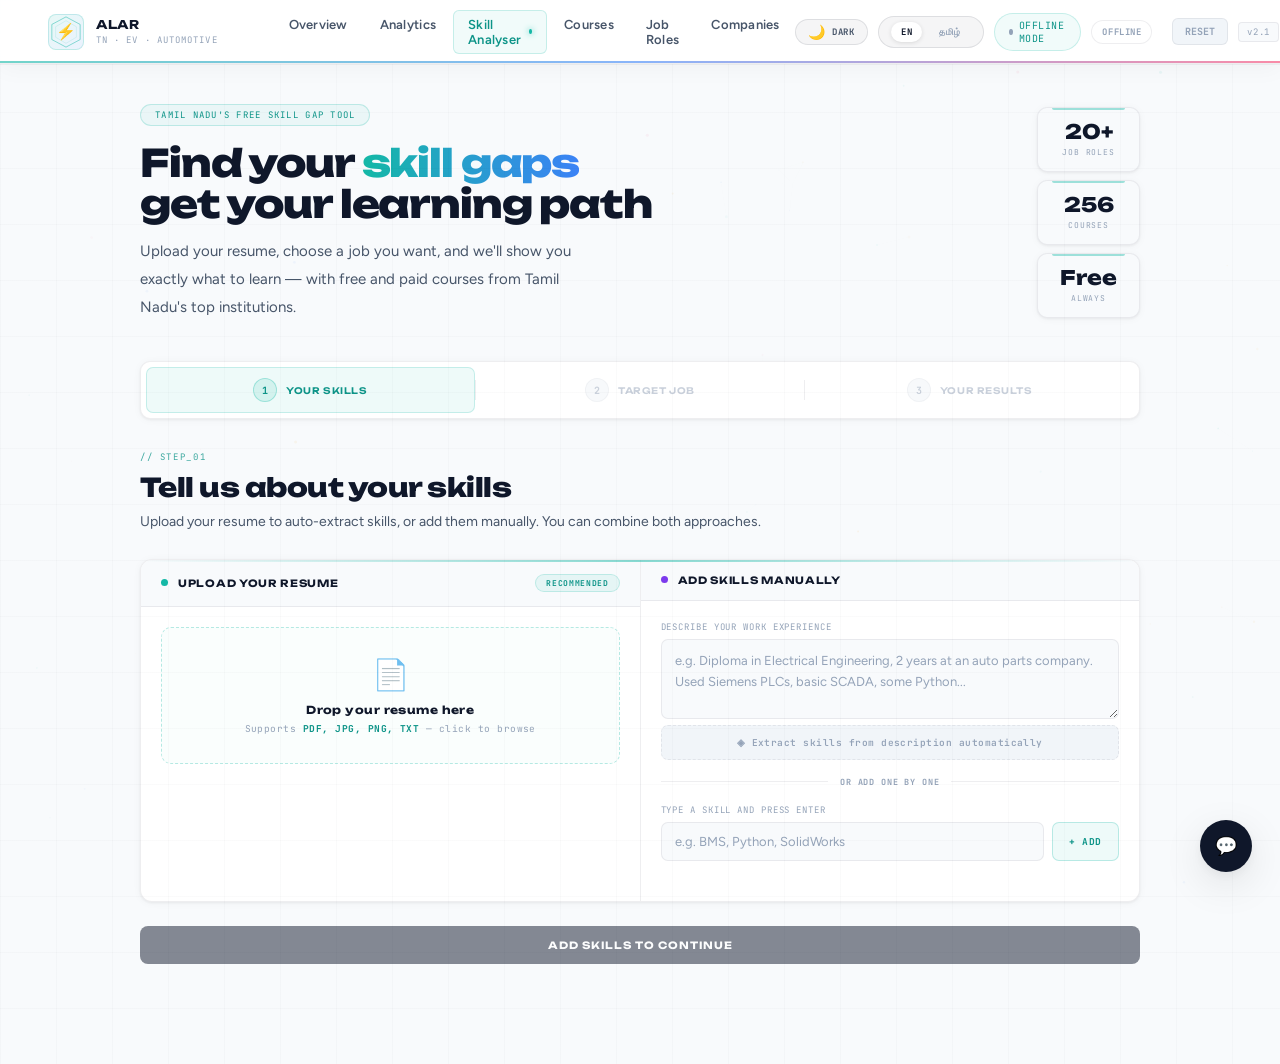
<file: static/index.html>
<!DOCTYPE html>
<html lang="en">
<head>
<meta charset="UTF-8"/>
<meta name="viewport" content="width=device-width, initial-scale=1.0"/>
<title>ALAR — Skill Gap Analyser</title>
<link rel="stylesheet" href="indexstyle.css"/>
<link rel="stylesheet" href="theme-lang.css"/>
</head>
<body>

<!-- PARTICLE CANVAS -->
<canvas id="particle-canvas"></canvas>

<!-- LOADBAR -->
<div class="loadbar" id="loadbar"></div>

<!-- NAV -->
<nav class="nav">
  <a class="brand" href="overview.html">
    <div class="brand-hex">
      <svg viewBox="0 0 36 36" fill="none">
        <polygon points="18,2 33,10 33,26 18,34 3,26 3,10" stroke="rgba(20,184,166,.5)" stroke-width="1" fill="none"/>
        <polygon points="18,6 29,12.5 29,23.5 18,30 7,23.5 7,12.5" stroke="rgba(20,184,166,.25)" stroke-width=".5" fill="none"/>
      </svg>
      <div class="brand-inner">⚡</div>
    </div>
    <div>
      <div class="brand-name">ALAR</div>
      <div class="brand-tag">TN · EV · Automotive</div>
    </div>
  </a>
  <div class="nav-sep"></div>
  <div class="nav-links">
    <a class="nl" href="overview.html">Overview</a>
    <a class="nl" href="industry-analytics.html">Analytics</a>
    <a class="nl active nl-live" href="#" onclick="return false;">Skill Analyser</a>
    <a class="nl" href="course-finder.html">Courses</a>
    <a class="nl" href="job-roles.html">Job Roles</a>
    <a class="nl" href="tn-companies.html">Companies</a>
  </div>
  <div class="nav-right">
    <div id="st-theme-mount"></div>
    <div id="st-lang-mount"></div>
    <div class="status-pill">
      <div id="sdot"></div>
      <span id="stext">Connecting…</span>
    </div>
    <div class="mode-pill" id="modePill" onclick="toggleMode()" title="Toggle Online/OFFLINE">OFFLINE</div>
    <button class="btn-reset" onclick="resetApp()" title="Reset all data and start over" style="margin-left: 10px; padding: 6px 12px; font-size: 10px; border-radius: 6px; background: var(--bg3); border: 1px solid var(--rim); color: var(--ink3); cursor: pointer; font-family: var(--f-code); font-weight: 700; text-transform: uppercase;">Reset</button>
    <div class="ver-badge">v2.1</div>
  </div>
</nav>

<main>
<div style="position:absolute;inset:0;pointer-events:none;background-image:linear-gradient(rgba(15,23,42,.018) 1px,transparent 1px),linear-gradient(90deg,rgba(15,23,42,.018) 1px,transparent 1px);background-size:56px 56px;z-index:1;"></div>

<div class="page">

  <!-- HERO -->
  <div class="hero">
    <div class="hero-left">
      <div class="hero-badge">Tamil Nadu's Free Skill Gap Tool</div>
      <h1>Find your <span class="hl">skill gaps</span><br/>get your learning path</h1>
      <p>Upload your resume, choose a job you want, and we'll show you exactly what to learn — with free and paid courses from Tamil Nadu's top institutions.</p>
    </div>
    <div class="hero-stats">
      <div class="hero-stat"><div class="hero-stat-num">20+</div><div class="hero-stat-lbl">Job Roles</div></div>
      <div class="hero-stat"><div class="hero-stat-num">256</div><div class="hero-stat-lbl">Courses</div></div>
      <div class="hero-stat"><div class="hero-stat-num">Free</div><div class="hero-stat-lbl">Always</div></div>
    </div>
  </div>

  <!-- STEP BAR -->
  <div class="steps-bar" id="stepsBar">
    <div class="step-btn active" data-step="1" id="stepBtn1" onclick="goStep(1)">
      <div class="step-circle"><span>1</span></div>
      <span class="step-text">Your Skills</span>
    </div>
    <div class="step-divider"></div>
    <div class="step-btn disabled" data-step="2" id="stepBtn2" onclick="goStep(2)">
      <div class="step-circle"><span>2</span></div>
      <span class="step-text">Target Job</span>
    </div>
    <div class="step-divider"></div>
    <div class="step-btn disabled" data-step="3" id="stepBtn3" onclick="goStep(3)">
      <div class="step-circle"><span>3</span></div>
      <span class="step-text">Your Results</span>
    </div>
  </div>

  <!-- ═══ STEP 1 — YOUR SKILLS ═══ -->
  <div class="step-panel active" id="step1">
    <div class="panel-head">
      <div class="panel-eyebrow">// STEP_01</div>
      <div class="panel-title">Tell us about your skills</div>
      <div class="panel-sub">Upload your resume to auto-extract skills, or add them manually. You can combine both approaches.</div>
    </div>

    <div class="holo-card" style="--hc:var(--g)">
      <div class="skills-split">

        <!-- Left: Upload -->
        <div class="split-col">
          <div class="split-col-head">
            <div class="card-dot" style="color:var(--g);background:var(--g)"></div>
            <div class="card-title">Upload your resume</div>
            <span class="card-badge">Recommended</span>
          </div>
          <div class="split-col-body">
            <div class="drop-zone" id="dropZone">
              <input type="file" id="resumeFile" accept=".pdf,.jpg,.jpeg,.png,.txt"/>
              <span class="drop-icon">📄</span>
              <div class="drop-title">Drop your resume here</div>
              <div class="drop-hint">Supports <b>PDF, JPG, PNG, TXT</b> — click to browse</div>
            </div>

            <div class="resume-loading" id="resumeLoading">
              <div class="rl-spinner">
                <div class="rl-spinner-ring"></div>
                <div class="rl-spinner-ring"></div>
                <div class="rl-spinner-dot">📄</div>
              </div>
              <div class="rl-title">Reading your resume…</div>
              <div class="rl-steps" id="rlSteps">
                <div class="rl-step" id="rlStep1"><div class="rl-step-icon">1</div><span>Uploading file</span></div>
                <div class="rl-step" id="rlStep2"><div class="rl-step-icon">2</div><span>Extracting text</span></div>
                <div class="rl-step" id="rlStep3"><div class="rl-step-icon">3</div><span>Identifying skills</span></div>
                <div class="rl-step" id="rlStep4"><div class="rl-step-icon">4</div><span>Categorising results</span></div>
              </div>
              <div class="rl-bar-track"><div class="rl-bar-fill" id="rlBar"></div></div>
            </div>

            <div class="upload-bar" id="uploadBar">
              <span class="upload-bar-icon">✅</span>
              <div class="upload-bar-info">
                <div class="upload-bar-name" id="uploadName">—</div>
                <div class="upload-bar-count" id="uploadCount">—</div>
              </div>
              <button class="btn-remove" onclick="clearResume()">Remove</button>
            </div>

            <div class="skills-found-inline" id="skillsFoundCard">
              <div class="sfi-header">
                <span class="sfi-icon">🧠</span>
                <div class="sfi-info">
                  <div class="sfi-title">Skills extracted</div>
                  <div class="sfi-sub">Used for your gap analysis</div>
                </div>
                <div class="sfi-count"><span class="sfi-count-num" id="sfcTotal">0</span><span class="sfi-count-lbl">SKILLS</span></div>
              </div>
              <div class="sfc-body" id="sfcBody"></div>
            </div>
          </div>
        </div>

        <div class="split-divider"></div>

        <!-- Right: Manual -->
        <div class="split-col">
          <div class="split-col-head">
            <div class="card-dot" style="color:var(--v);background:var(--v)"></div>
            <div class="card-title">Add skills manually</div>
          </div>
          <div class="split-col-body">
            <div class="field">
              <label class="field-label">Describe your work experience</label>
              <textarea class="ta" id="manualDesc" placeholder="e.g. Diploma in Electrical Engineering, 2 years at an auto parts company. Used Siemens PLCs, basic SCADA, some Python..."></textarea>
              <button class="extract-btn" onclick="parseDesc()">◈ Extract skills from description automatically</button>
            </div>
            <div class="or-div">or add one by one</div>
            <div class="field">
              <label class="field-label">Type a skill and press Enter</label>
              <div class="tag-row">
                <input class="inp" id="skillInp" placeholder="e.g. BMS, Python, SolidWorks" autocomplete="off"/>
                <button class="btn-add" onclick="addSkill()">+ ADD</button>
              </div>
              <div class="tag-cloud" id="tagCloud"></div>
              <div class="tag-cloud-note" id="tagNote"></div>
            </div>
          </div>
        </div>
      </div>
    </div>

    <div class="nav-row">
      <button class="btn-primary" id="continueToJobBtn" onclick="goToStep2()">
        Continue — Choose a Job Role &nbsp;▶
      </button>
    </div>
  </div>

  <!-- ═══ STEP 2 — TARGET JOB ═══ -->
  <div class="step-panel" id="step2">
    <div class="panel-head">
      <div class="panel-eyebrow">// STEP_02</div>
      <div class="panel-title">Which job are you targeting?</div>
      <div class="panel-sub">Select a role from the grid and we'll load its requirements, or paste your own job description below.</div>
    </div>

    <div class="holo-card" style="--hc:var(--y)">
      <div class="card-head">
        <div class="card-dot" style="color:var(--y);background:var(--y)"></div>
        <div class="card-title">Pick a job role</div>
      </div>
      <div class="card-body">
        <div class="search-wrap">
          <span class="search-icon">🔍</span>
          <input class="search-inp" id="jobSearch" placeholder="Search — e.g. battery, automation, CNC, robotics…" oninput="filterRoles(this.value)"/>
        </div>
        <div class="role-grid" id="roleGrid"></div>
        <div class="jd-block">
          <div class="jd-block-label">
            Job description
            <span class="jd-auto-badge" id="jdBadge">✓ AUTO-FILLED</span>
          </div>
          <textarea class="ta" id="jdInput" style="min-height:140px" placeholder="Paste or type a job description here, or pick a role above to auto-fill it."></textarea>
        </div>
      </div>
    </div>

    <div class="nav-row">
      <button class="btn-back" onclick="goStep(1)">◀ Back</button>
      <button class="btn-primary" id="analyzeBtn" onclick="runAnalysis()">
        <div class="spinner"></div>
        <span id="analyzeLbl">⚡ &nbsp;Analyze My Skill Gap</span>
      </button>
    </div>
  </div>

  <!-- ═══ STEP 3 — RESULTS ═══ -->
  <div class="step-panel" id="step3">
    <div class="panel-head">
      <div class="panel-eyebrow">// STEP_03 · ANALYSIS COMPLETE</div>
      <div class="panel-title">Your skill gap results</div>
      <div class="panel-sub">Here's how your skills compare to the job — and a roadmap to close the gaps.</div>
    </div>

    <div class="score-card" id="scoreCard">
      <div class="score-ring">
        <svg viewBox="0 0 100 100" width="100" height="100">
          <circle class="ring-bg" cx="50" cy="50" r="45"/>
          <circle class="ring-fg" id="scoreRing" cx="50" cy="50" r="45"/>
        </svg>
        <div class="score-ring-num" id="scoreNum">0%</div>
      </div>
      <div class="score-info">
        <div class="score-verdict" id="scoreVerdict">—</div>
        <div class="score-desc" id="scoreDesc">—</div>
        <div class="score-bar-track"><div class="score-bar-fill" id="scoreBar"></div></div>
      </div>
    </div>

    <div class="stat-row">
      <div class="stat-pill" style="--sp-c:var(--g)">
        <span class="stat-pill-icon">✅</span>
        <div><div class="stat-pill-num" id="statM" style="color:var(--g2)">0</div><div class="stat-pill-lbl">Skills Matched</div></div>
      </div>
      <div class="stat-pill" style="--sp-c:var(--m)">
        <span class="stat-pill-icon">❌</span>
        <div><div class="stat-pill-num" id="statG" style="color:var(--m2)">0</div><div class="stat-pill-lbl">Skills Missing</div></div>
      </div>
      <div class="stat-pill" style="--sp-c:var(--b)">
        <span class="stat-pill-icon">📋</span>
        <div><div class="stat-pill-num" id="statT" style="color:var(--b2)">0</div><div class="stat-pill-lbl">Job Required</div></div>
      </div>
    </div>

    <div class="section-label">Skill Breakdown</div>
    <div class="skills-grid">
      <div class="skills-box res-box">
        <div class="sb-head"><div class="sb-dot"></div><span class="sb-title">Your Skills</span><span class="sb-count" id="cntR">0</span></div>
        <div class="sb-body" id="tagsR"><div class="empty-box">Upload a resume or add skills manually</div></div>
      </div>
      <div class="skills-box job-box">
        <div class="sb-head"><div class="sb-dot"></div><span class="sb-title">Job Requires</span><span class="sb-count" id="cntJ">0</span></div>
        <div class="sb-body" id="tagsJ"><div class="empty-box">Skills from the job description</div></div>
      </div>
      <div class="skills-box gap-box">
        <div class="sb-head"><div class="sb-dot"></div><span class="sb-title">You Need to Learn</span><span class="sb-count" id="cntG">0</span></div>
        <div class="sb-body" id="tagsG"><div class="empty-box">Gaps will appear here</div></div>
      </div>
    </div>

    <div class="courses-wrap">
      <div class="courses-top">
        <div>
          <div class="courses-title">◈ Recommended Courses</div>
          <div class="courses-sub">// CLICK ANY SKILL CARD TO EXPAND COURSE OPTIONS</div>
        </div>
        <div class="ftabs">
          <button class="ftab active" onclick="filterCourses('all',this)">All</button>
          <button class="ftab" onclick="filterCourses('critical',this)">🔴 Must Learn</button>
          <button class="ftab" onclick="filterCourses('important',this)">🟡 Important</button>
          <button class="ftab" onclick="filterCourses('free',this)">🆓 Free only</button>
        </div>
      </div>
      <div id="courseBody"></div>
    </div>

    <div class="restart-row">
      <button class="btn-back" style="padding:11px 28px" onclick="goStep(1)">◀ Start a New Analysis</button>
    </div>
  </div>

</div><!-- /page -->
</main>

<!-- ═══════════════════════════════════════
  FIX: examOverlay was referenced in JS but
  never existed in the HTML — added here.
════════════════════════════════════════ -->
<div id="examOverlay" style="
  display:none; position:fixed; inset:0; z-index:2000;
  background:rgba(248,250,252,.98); backdrop-filter:blur(12px);
  align-items:center; justify-content:center; padding:20px;
  animation: fadeIn .3s ease both;
">
  <div style="width:100%;max-width:600px;background:var(--panel);border:1px solid var(--rim);border-radius:16px;box-shadow:var(--shadow-xl);overflow:hidden;display:flex;flex-direction:column;max-height:90vh;">
    <div style="padding:20px 24px;border-bottom:1px solid var(--rim);background:var(--bg);display:flex;align-items:center;justify-content:space-between;">
      <div>
        <div style="font-family:var(--f-code);font-size:9px;color:var(--g2);letter-spacing:.15em;text-transform:uppercase;margin-bottom:4px;" id="examEyebrow">Assessment</div>
        <div style="font-family:var(--f-disp);font-size:14px;font-weight:800;color:var(--ink);letter-spacing:.06em;text-transform:uppercase;" id="examTitle">Skill Verification</div>
      </div>
      <div style="font-family:var(--f-code);font-size:10px;color:var(--ink3);font-weight:700;" id="examProgress">Question 1</div>
    </div>
    <div style="padding:32px 24px;overflow-y:auto;flex:1;" id="examBody"><!-- dynamic --></div>
    <div style="padding:16px 24px;border-top:1px solid var(--rim);display:flex;justify-content:flex-end;gap:12px;background:var(--bg);">
      <button onclick="if(confirm('Quit? Progress will be lost.'))closeExamOverlay()" style="padding:10px 20px;border-radius:8px;border:1px solid var(--rim);background:var(--bg3);color:var(--ink3);font-family:var(--f-code);font-size:10px;font-weight:700;letter-spacing:.07em;text-transform:uppercase;cursor:pointer;">Quit</button>
      <button id="examNextBtn" onclick="nextQuestion()" disabled style="padding:10px 24px;border-radius:8px;border:none;background:var(--ink);color:#fff;font-family:var(--f-disp);font-size:10px;font-weight:700;letter-spacing:.08em;text-transform:uppercase;cursor:pointer;transition:all .2s;opacity:.4;">Next &nbsp;▶</button>
    </div>
  </div>
</div>
<style>
#examOverlay.show { display: flex !important; }
#examNextBtn:not(:disabled) { opacity: 1 !important; }
.exam-opt {
  width:100%; padding:14px 18px; text-align:left; background:var(--bg);
  border:1.5px solid var(--rim); border-radius:10px; font-family:var(--f-ui);
  font-size:14px; font-weight:500; color:var(--ink2); cursor:pointer;
  transition:all .18s; display:flex; align-items:center; gap:12px; outline:none;
}
.exam-opt:hover { border-color:var(--g); background:rgba(20,184,166,.04); color:var(--ink); transform:translateX(4px); }
.exam-opt.selected { border-color:var(--g); background:rgba(20,184,166,.08); color:var(--g2); box-shadow:0 0 0 3px rgba(20,184,166,.1); }
.exam-opt-idx { width:22px;height:22px;border-radius:6px;background:var(--bg3);display:flex;align-items:center;justify-content:center;font-family:var(--f-code);font-size:10px;font-weight:700;color:var(--ink3);flex-shrink:0; }
.exam-opt.selected .exam-opt-idx { background:var(--g2); color:#fff; }
.step-btn.disabled { opacity: 0.5; cursor: not-allowed; pointer-events: none; }
.step-btn.disabled .step-circle { background: var(--bg3); border-color: var(--rim); color: var(--ink3); }
</style>

<!-- CHAT FAB -->
<button id="chatFab" onclick="toggleChat()">
  💬<div class="fab-dot" id="fabDot"></div>
</button>

<!-- CHAT PANEL -->
<div id="chatPanel">
  <div class="chat-head">
    <div class="chat-av">AI</div>
    <div>
      <div class="chat-name">ALAR ASSISTANT</div>
      <div class="chat-status" id="chatStatus">● ONLINE AND READY</div>
    </div>
    <button class="chat-x" onclick="toggleChat()">×</button>
  </div>
  <div class="chat-msgs" id="chatMsgs">
    <div class="cmsg ai">
      <div class="c-av">AI</div>
      <div class="c-bub">Hi! 👋 I'm your Alar career assistant.

I can help with career advice, course recommendations, EV industry info, resume tips, and more.

What would you like to know?</div>
    </div>
    <div class="chat-chips" id="chatChips">
      <button class="chip" onclick="sendChip(this)">What jobs suit a Diploma in EV?</button>
      <button class="chip" onclick="sendChip(this)">Best free courses for PLC?</button>
      <button class="chip" onclick="sendChip(this)">How do I get into EV sector?</button>
      <button class="chip" onclick="sendChip(this)">What salary can I expect?</button>
    </div>
  </div>
  <div class="chat-row">
    <textarea class="c-inp" id="chatInp" placeholder="Ask anything about careers, courses, skills…" rows="1"></textarea>
    <button class="c-send" id="chatSend" onclick="sendChat()">↑</button>
  </div>
</div>

<div id="toast"></div>

<script>
'use strict';

const API = 'http://localhost:8000';
const MODE_KEY = 'st_mode';
let onlineMode = localStorage.getItem(MODE_KEY) || 'offline';

const ROLES = [
  {id:'ev-bat',   icon:'⚡', name:'EV Battery Engineer',        cat:'EV / Automotive'},
  {id:'ev-pt',    icon:'🔋', name:'EV Powertrain Engineer',     cat:'EV / Automotive'},
  {id:'bms',      icon:'🔌', name:'BMS Engineer',               cat:'EV / Automotive'},
  {id:'motor',    icon:'⚙️', name:'Motor Control Engineer',     cat:'EV / Automotive'},
  {id:'plc',      icon:'🤖', name:'PLC Automation Engineer',    cat:'Automation'},
  {id:'scada',    icon:'📡', name:'SCADA / DCS Engineer',       cat:'Automation'},
  {id:'robotics', icon:'🦾', name:'Robotics Engineer',          cat:'Automation'},
  {id:'elec',     icon:'💡', name:'Electrical Design Engineer', cat:'Electrical'},
  {id:'power',    icon:'⚡', name:'Power Electronics Engineer', cat:'Electrical'},
  {id:'embed',    icon:'💻', name:'Embedded Systems Engineer',  cat:'Software'},
  {id:'iot',      icon:'📶', name:'IoT Systems Engineer',       cat:'Software'},
  {id:'cnc',      icon:'🔩', name:'CNC Manufacturing Engineer', cat:'Manufacturing'},
  {id:'quality',  icon:'🎯', name:'Quality Engineer',           cat:'Manufacturing'},
  {id:'cad',      icon:'📐', name:'CAD Design Engineer',        cat:'Manufacturing'},
];

const JD = {
  'ev-bat':`EV Battery Engineer — Chennai\n\nKey requirements:\n- Lithium-ion battery systems and EV battery pack design\n- Battery Management Systems (BMS) and cell balancing\n- DC-DC converter and onboard charger design\n- Motor control and EV powertrain systems\n- Regenerative braking systems\n- Python or MATLAB for simulation\n- Safety standards and testing protocols\n\nBonus: BLDC motors, IoT integration, embedded systems`,
  'ev-pt':`EV Powertrain Engineer — Tamil Nadu\n\n- Design and develop EV powertrain systems\n- Power electronics: inverter and converter design\n- Motor control: BLDC, PMSM motor drives\n- EV charging systems and infrastructure\n- DC-DC converter and onboard charger design\n- MATLAB / Simulink simulation\n- Regenerative braking and energy recovery\n- CAN Bus and embedded systems experience`,
  'bms':`Battery Management Systems (BMS) Engineer\n\n- BMS design and implementation for EV applications\n- Li-ion battery chemistry and cell balancing algorithms\n- State-of-charge estimation\n- CAN Bus protocol for BMS-vehicle interface\n- Embedded C for BMS firmware development\n- MATLAB/Simulink for battery modelling\n- Battery pack testing and validation\n- EV charging standards knowledge`,
  'motor':`Motor Control Engineer — EV Drive Systems\n\n- FOC and BLDC commutation motor control\n- Power electronics: gate drivers, IGBT/MOSFET\n- Inverter and three-phase drive system design\n- MATLAB/Simulink for motor simulation\n- Real-time embedded motor control\n- CAN Bus and automotive communication protocols\n- Regenerative braking control\n- EMC/EMI fundamentals`,
  'plc':`PLC Automation Engineer — Coimbatore\n\n- PLC programming: Siemens, Allen Bradley, Mitsubishi\n- SCADA systems and HMI development\n- Ladder logic, function blocks, PID control\n- VFD, servo motor, and motion control\n- Industrial automation and DCS systems\n- Pneumatics and hydraulics maintenance\n- IoT integration basics\n- Documentation and reporting`,
  'scada':`SCADA / DCS Engineer\n\n- SCADA design and maintenance: Wonderware, Ignition, WinCC\n- DCS programming: Honeywell, ABB, Siemens\n- PLC integration: Modbus, Profibus, EtherNet/IP\n- HMI screen design and alarm management\n- PID loop tuning and process optimisation\n- Industrial networking\n- SQL database and reporting`,
  'robotics':`Robotics Engineer — Automotive\n\n- Industrial robot programming and integration\n- PLC and automation systems knowledge\n- Motion control and servo systems\n- Robot safety systems and fencing\n- CAD for fixture and jig design\n- Python or C++ for control algorithms\n- IoT and vision sensor integration`,
  'elec':`Electrical Design Engineer\n\n- Power system design: transformer sizing and substation layout\n- HV/LV switchgear and circuit breaker selection\n- Protection relay and system design\n- Load flow analysis and power factor correction\n- AutoCAD Electrical for drawings\n- Distribution systems and earthing\n- Safety management and work permit system\n- ISO and IATF standards familiarity`,
  'power':`Power Electronics Engineer\n\n- AC/DC and DC/DC converter topology design\n- Inverter and rectifier circuit design\n- Gate driver design for IGBT/MOSFET switches\n- Thermal management and heat sink sizing\n- MATLAB/Simulink, PSIM, LTspice simulation tools\n- EV onboard and off-board charger systems\n- Battery management and protection circuits`,
  'embed':`Embedded Systems Engineer\n\n- C/C++ programming for microcontrollers (ARM, STM32)\n- RTOS and embedded systems design\n- Communication: CAN Bus, UART, SPI, I2C\n- IoT device development\n- Python scripting and test automation\n- Arduino and Raspberry Pi prototyping\n- MATLAB for algorithm development`,
  'iot':`IoT Systems Engineer — Smart Manufacturing\n\n- IoT system architecture design\n- Embedded C/Python for IoT edge devices\n- Microcontrollers: ESP32, Raspberry Pi, Arduino\n- Cloud: MQTT, REST APIs, AWS IoT / Azure IoT\n- SCADA integration, Modbus, OPC-UA protocols\n- Data analysis and predictive maintenance\n- SQL database management`,
  'cnc':`CNC Manufacturing Engineer\n\n- CNC machining operation and G-code programming\n- CAD/CAM software: SolidWorks, AutoCAD\n- Metrology and inspection tools\n- Quality control and GD&T interpretation\n- Lean manufacturing and kaizen implementation\n- 5S workplace organisation\n- FMEA and process improvement techniques`,
  'quality':`Quality Engineer — Automotive Components\n\n- FMEA, control plans, and PPAP documentation\n- IATF 16949 and ISO 9001 quality management\n- Six Sigma Green Belt certification preferred\n- Statistical quality control and SPC charts\n- Metrology and measurement systems analysis\n- Lean manufacturing and kaizen\n- 5S implementation and audit processes\n- GD&T drawing interpretation`,
  'cad':`CAD Design Engineer\n\n- SolidWorks and AutoCAD 3D/2D design proficiency\n- GD&T and engineering drawing interpretation\n- CAM programming basics\n- FEA simulation fundamentals\n- Knowledge of fabrication and machining processes\n- BOM management and documentation\n- Design for manufacture principles`,
};

const CAT_COLOUR = {
  'EV & Electrical':'cat-ev','Automation & Controls':'cat-auto',
  'Mechanical':'cat-mech','Power Systems':'cat-power',
  'IT & Software':'cat-it','Safety & Standards':'cat-safety','Soft Skills':'cat-soft',
};

const SKILL_DATABASE = {
  "EV & Electrical": ["EV battery","BMS","battery management","motor control","charging systems","electric vehicle","EV powertrain","inverter","converter","power electronics","BLDC","lithium ion","battery pack","cell balancing","regenerative braking","onboard charger","DC-DC converter"],
  "Automation & Controls": ["PLC","SCADA","HMI","robotics","automation","DCS","pneumatics","hydraulics","servo motor","VFD","variable frequency drive","motion control","industrial automation","relay logic","ladder logic","PID control"],
  "Mechanical": ["CNC","CAD","CAM","SolidWorks","AutoCAD","welding","fabrication","machining","lathe","GD&T","metrology","quality control","lean manufacturing","kaizen","six sigma","FMEA","production planning"],
  "Power Systems": ["transformer","switchgear","circuit breaker","substation","transmission","distribution","electrical maintenance","power distribution","relay","protection system","earthing","load flow","power factor"],
  "IT & Software": ["Python","MATLAB","LabVIEW","embedded systems","microcontroller","Arduino","Raspberry Pi","IoT","data analysis","machine learning","C programming","C++","Java","SQL"],
  "Safety & Standards": ["ISO","IATF","OHSAS","safety management","OSHA","fire safety","risk assessment","work permit","PPE","5S","audit","quality assurance","QA","QC","testing"],
  "Soft Skills": ["teamwork","communication","leadership","problem solving","time management","project management","analytical","multitasking","documentation","reporting","supervision","training"],
};

const SKILL_KEYWORDS = Object.values(SKILL_DATABASE).flat();

/* ── STATE ── */
let resumeText='', resumeSkills=[], resumeSkillsByCategory={};
let manualSkills=[], allGapItems=[], lastData=null;
let chatHistory=[], chatOpen=false, currentStep=1, selectedRole=null;
let industryScore=0;

/* ── EXAM STATE ── */
let examType='industry';
let examQuestions=[];
let currentQIdx=0;
let examAnswers=[];
let skillTests=[];
let verifiedSkills=[];

/* ── INIT ── */
document.addEventListener('DOMContentLoaded', () => {
  checkHealth(); buildRoleGrid(); setupDrop(); setupChat();
  document.getElementById('skillInp').addEventListener('keydown', e => {
    if (e.key === 'Enter') { e.preventDefault(); addSkill(); }
  });
  updateModeUI();
  checkVerification();

  // Check for jump signal from test.html
  const jumpTo = localStorage.getItem('alar_jump_to_step');
  if (jumpTo === '2') {
    localStorage.removeItem('alar_jump_to_step');
    setTimeout(() => goStep(2), 100);
  }
});

/* ── NAV GUARD ── */

function checkVerification() {
  const verified = JSON.parse(localStorage.getItem('alar_verified_skills') || '[]');
  const timestamp = localStorage.getItem('alar_verified_timestamp');
  const now = Date.now();
  const isVerified = verified.length > 0 && timestamp && (now - parseInt(timestamp) < 3600000);

  // Update step buttons
  const s2 = document.getElementById('stepBtn2');
  const s3 = document.getElementById('stepBtn3');
  if (s2) s2.classList.toggle('disabled', !isVerified);
  if (s3) s3.classList.toggle('disabled', !isVerified);

  const btn = document.getElementById('continueToJobBtn');
  if (!btn) return;

  const hasSkills = (resumeSkills && resumeSkills.length > 0) || (manualSkills && manualSkills.length > 0);

  if (isVerified) {
    btn.innerHTML = 'Continue — Choose a Job Role &nbsp;▶';
    btn.style.background = 'var(--g)';
    btn.style.opacity = '1';
    btn.classList.remove('verify-pulse');
    btn.disabled = false;
    industryScore = parseInt(localStorage.getItem('alar_industry_score') || '0');
    
    // Restore verified skills
    resumeSkills = verified;
    manualSkills = [];
    
    // Reconstruct a simple category for display if we don't have one
    if (!resumeSkillsByCategory || Object.keys(resumeSkillsByCategory).length === 0) {
      resumeSkillsByCategory = { "Verified Skills": verified };
    }
    
    renderManualTags();
    renderSkillsFoundCard(resumeSkillsByCategory, verified.length);
  } else if (hasSkills) {
    btn.innerHTML = '⚡ &nbsp;Start Skill Verification';
    btn.style.background = '';
    btn.style.opacity = '1';
    btn.classList.add('verify-pulse');
    btn.disabled = false;
  } else {
    btn.innerHTML = 'Add Skills to Continue';
    btn.style.background = 'var(--ink)';
    btn.style.opacity = '0.5';
    btn.classList.remove('verify-pulse');
    btn.disabled = true;
  }
}

function goToStep2() {
  const verified = JSON.parse(localStorage.getItem('alar_verified_skills') || '[]');
  const timestamp = localStorage.getItem('alar_verified_timestamp');
  const now = Date.now();
  if (verified.length > 0 && timestamp && (now - parseInt(timestamp) < 3600000)) {
    goStep(2);
  } else {
    startVerification();
  }
}

function resetApp() {
  if (confirm('Reset everything? This clears all skills and verification data.')) {
    ['alar_verified_skills','alar_verified_timestamp','alar_industry_score','alar_temp_skills']
      .forEach(k => localStorage.removeItem(k));
    window.location.reload();
  }
}

/* ── VERIFICATION ── redirects to test.html ── */
async function startVerification() {
  const allCurrentSkills = [...new Set([...resumeSkills, ...manualSkills])];
  if (!allCurrentSkills.length) return showToast('Please add or extract some skills first', 'err');

  const loader = document.createElement('div');
  loader.className = 'loading-overlay';
  loader.innerHTML = `<div class="loading-spinner"></div><div class="loading-text">Preparing Verification Portal…</div>`;
  document.body.appendChild(loader);

  localStorage.setItem('alar_temp_skills', JSON.stringify(allCurrentSkills));
  setTimeout(() => { window.location.href = 'test.html'; }, 700);
}

/* ── EXAM OVERLAY (inline fallback, used only if test.html unavailable) ── */
function showExamOverlay() {
  const el = document.getElementById('examOverlay');
  el.classList.add('show');
  el.style.display = 'flex';
}

function closeExamOverlay() {
  const el = document.getElementById('examOverlay');
  el.classList.remove('show');
  el.style.display = 'none';
}

function renderExamQuestion() {
  const q = examQuestions[currentQIdx];
  const isLast = currentQIdx === examQuestions.length - 1;
  const nextBtn = document.getElementById('examNextBtn');
  nextBtn.textContent = isLast ? 'Finish ✓' : 'Next ▶';
  nextBtn.disabled = true;

  const sectionLabel = examType === 'industry'
    ? `Industry 4.0 Fundamentals`
    : `Skill Test: ${examQuestions[0]?.skill_name || ''}`;
  document.getElementById('examEyebrow').textContent = examType === 'industry' ? 'Part 1 of 2' : `Part 2 — Skill ${currentSkillTestIdx + 1}/${skillTests.length}`;
  document.getElementById('examTitle').textContent = sectionLabel;
  document.getElementById('examProgress').textContent = `Q ${currentQIdx + 1} / ${examQuestions.length}`;

  document.getElementById('examBody').innerHTML = `
    <div style="font-family:var(--f-disp);font-size:16px;font-weight:700;color:var(--ink);line-height:1.4;margin-bottom:24px;letter-spacing:-.01em">${esc(q.question)}</div>
    <div style="display:flex;flex-direction:column;gap:10px">
      ${q.options.map((opt, i) => `
        <button class="exam-opt" onclick="selectExamOption(${i})">
          <div class="exam-opt-idx">${String.fromCharCode(65 + i)}</div>
          <span>${esc(opt)}</span>
        </button>`).join('')}
    </div>`;
}

let currentSkillTestIdx = 0;

function selectExamOption(idx) {
  examAnswers[currentQIdx] = idx;
  document.querySelectorAll('.exam-opt').forEach((b, i) => b.classList.toggle('selected', i === idx));
  document.getElementById('examNextBtn').disabled = false;
}

function nextQuestion() {
  if (examAnswers[currentQIdx] === undefined) return;

  if (currentQIdx < examQuestions.length - 1) {
    currentQIdx++;
    renderExamQuestion();
    return;
  }

  // End of section
  if (examType === 'industry') {
    industryScore = examAnswers.reduce((acc, ans, i) => acc + (ans === examQuestions[i].answer_idx ? 1 : 0), 0);
    localStorage.setItem('alar_industry_score', industryScore);

    if (skillTests.length > 0) {
      currentSkillTestIdx = 0;
      _loadSkillTest(0);
    } else {
      _finishAllExams();
    }
  } else {
    const st = skillTests[currentSkillTestIdx];
    st.score = examAnswers.reduce((acc, ans, i) => acc + (ans === examQuestions[i].answer_idx ? 1 : 0), 0);

    if (currentSkillTestIdx < skillTests.length - 1) {
      currentSkillTestIdx++;
      _loadSkillTest(currentSkillTestIdx);
    } else {
      _finishAllExams();
    }
  }
}

function _loadSkillTest(idx) {
  const test = skillTests[idx];
  examType = 'skills';
  examQuestions = test.questions.map(q => ({ ...q, skill_name: test.skill }));
  currentQIdx = 0;
  examAnswers = [];
  renderExamQuestion();
}

function _finishAllExams() {
  closeExamOverlay();
  verifiedSkills = skillTests.filter(t => (t.score || 0) >= 2).map(t => t.skill);

  /* FIX: properly save to localStorage so checkVerification() reads it */
  localStorage.setItem('alar_verified_skills', JSON.stringify(verifiedSkills));
  localStorage.setItem('alar_verified_timestamp', Date.now().toString());

  resumeSkills = verifiedSkills;
  manualSkills = [];
  renderManualTags();

  if (Object.keys(resumeSkillsByCategory).length) {
    const filteredCat = {};
    for (const [cat, skills] of Object.entries(resumeSkillsByCategory)) {
      const matched = skills.filter(s => verifiedSkills.includes(s));
      if (matched.length) filteredCat[cat] = matched;
    }
    resumeSkillsByCategory = filteredCat;
    renderSkillsFoundCard(resumeSkillsByCategory, verifiedSkills.length);
  }

  checkVerification();
  showToast(`✓ ${verifiedSkills.length} skills verified — ready for analysis!`, 'ok');
  goStep(2);
}

/* ── PARTICLE CANVAS ── */
(function(){
  const c=document.getElementById('particle-canvas'),ctx=c.getContext('2d');
  let W,H,pts=[];
  const r=()=>{W=c.width=innerWidth;H=c.height=innerHeight;};
  r(); window.addEventListener('resize',r);
  for(let i=0;i<70;i++) pts.push({x:Math.random()*innerWidth,y:Math.random()*innerHeight,vx:(Math.random()-.5)*.3,vy:(Math.random()-.5)*.3,r:Math.random()*1.3+.3,col:['#14b8a6','#3b82f6','#f43f6e','#f59e0b'][Math.floor(Math.random()*4)],a:Math.random()*.14+.04});
  let pmx=0,pmy=0; document.addEventListener('mousemove',e=>{pmx=e.clientX;pmy=e.clientY;});
  function draw(){
    ctx.clearRect(0,0,W,H);
    for(let i=0;i<pts.length;i++){
      for(let j=i+1;j<pts.length;j++){const dx=pts[i].x-pts[j].x,dy=pts[i].y-pts[j].y,d=Math.sqrt(dx*dx+dy*dy);if(d<100){ctx.beginPath();ctx.moveTo(pts[i].x,pts[i].y);ctx.lineTo(pts[j].x,pts[j].y);ctx.strokeStyle=`rgba(20,184,166,${(1-d/100)*.05})`;ctx.lineWidth=.5;ctx.stroke();}}
      const mdx=pts[i].x-pmx,mdy=pts[i].y-pmy,md=Math.sqrt(mdx*mdx+mdy*mdy);
      if(md<80){pts[i].vx+=mdx/md*.3;pts[i].vy+=mdy/md*.3;}
      pts[i].vx*=.99;pts[i].vy*=.99;pts[i].x+=pts[i].vx;pts[i].y+=pts[i].vy;
      if(pts[i].x<0)pts[i].x=W;if(pts[i].x>W)pts[i].x=0;if(pts[i].y<0)pts[i].y=H;if(pts[i].y>H)pts[i].y=0;
      ctx.beginPath();ctx.arc(pts[i].x,pts[i].y,pts[i].r,0,Math.PI*2);ctx.fillStyle=pts[i].col;ctx.globalAlpha=pts[i].a;ctx.fill();ctx.globalAlpha=1;
    }
    requestAnimationFrame(draw);
  } draw();
})();

/* ── HEALTH ── */
async function checkHealth(){
  try{
    const d=await fetch(`${API}/api/health`).then(r=>r.json());
    const dot=document.getElementById('sdot'),txt=document.getElementById('stext');
    dot.className='live';
    txt.textContent=d.model_loaded?'MODEL READY':'SERVER READY';
    document.getElementById('chatStatus').textContent='● ONLINE AND READY';
  }catch{
    document.getElementById('stext').textContent='OFFLINE MODE';
  }
}

/* ── STEP NAV ── */
function goStep(n){
  const verified = JSON.parse(localStorage.getItem('alar_verified_skills') || '[]');
  const timestamp = localStorage.getItem('alar_verified_timestamp');
  const now = Date.now();
  const isVerified = verified.length > 0 && timestamp && (now - parseInt(timestamp) < 3600000);

  if (n > 1 && !isVerified) {
    showToast('Please complete skill verification first', 'err');
    return;
  }

  currentStep=n;
  document.querySelectorAll('.step-panel').forEach(p=>p.classList.remove('active'));
  document.getElementById('step'+n).classList.add('active');
  document.querySelectorAll('.step-btn').forEach(b=>{
    const sn=parseInt(b.dataset.step); b.classList.remove('active','done');
    if(sn===n) b.classList.add('active');
    else if(sn<n) b.classList.add('done');
  });
  document.querySelectorAll('.step-btn.done .step-circle').forEach(c=>c.innerHTML='✓');
  window.scrollTo({top:0,behavior:'smooth'});
}

/* ── ROLE GRID ── */
function buildRoleGrid(q){
  const grid=document.getElementById('roleGrid'); grid.innerHTML='';
  const f=(q||'').toLowerCase(); let shown=0;
  ROLES.forEach(r=>{
    if(f&&!r.name.toLowerCase().includes(f)&&!r.cat.toLowerCase().includes(f)) return;
    const c=document.createElement('div'); c.className='role-card'+(selectedRole===r.id?' selected':'');
    c.innerHTML=`<div class="role-icon">${r.icon}</div><div class="role-name">${r.name}</div><div class="role-cat">${r.cat}</div>`;
    c.onclick=()=>pickRole(r.id,c); grid.appendChild(c); shown++;
  });
  if(!shown) grid.innerHTML='<div style="font-family:var(--f-code);font-size:9px;color:var(--ink3);grid-column:1/-1;padding:8px 0;letter-spacing:.05em">No roles match — try different keywords</div>';
}
function filterRoles(q){buildRoleGrid(q);}
function pickRole(id,el){
  selectedRole=id;
  document.querySelectorAll('.role-card').forEach(c=>c.classList.remove('selected')); el.classList.add('selected');
  const jd=JD[id];
  if(jd){
    document.getElementById('jdInput').value=jd;
    document.getElementById('jdBadge').style.display='';
    const inp=document.getElementById('jdInput'); inp.style.borderColor='var(--g)';
    setTimeout(()=>inp.style.borderColor='',900);
  }
}

/* ── FILE DROP ── */
function setupDrop(){
  const zone=document.getElementById('dropZone'),inp=document.getElementById('resumeFile');
  zone.addEventListener('dragover',e=>{e.preventDefault();zone.classList.add('over');});
  zone.addEventListener('dragleave',()=>zone.classList.remove('over'));
  zone.addEventListener('drop',e=>{e.preventDefault();zone.classList.remove('over');if(e.dataTransfer.files[0])handleFile(e.dataTransfer.files[0]);});
  inp.addEventListener('change',()=>{if(inp.files[0])handleFile(inp.files[0]);});
}

function showResumeLoading(){
  document.getElementById('dropZone').style.display='none';
  document.getElementById('uploadBar').classList.remove('show');
  document.getElementById('skillsFoundCard').classList.remove('show');
  const rl=document.getElementById('resumeLoading'); rl.classList.add('show');
  ['rlStep1','rlStep2','rlStep3','rlStep4'].forEach(id=>{
    const el=document.getElementById(id); el.classList.remove('active','done');
  });
  document.getElementById('rlBar').style.width='0%';
}

function advanceResumeStep(stepNum, progress){
  ['rlStep1','rlStep2','rlStep3','rlStep4'].forEach((id,i)=>{
    const el=document.getElementById(id); el.classList.remove('active','done');
    const icon=el.querySelector('.rl-step-icon');
    if(i+1<stepNum){el.classList.add('done');icon.textContent='✓';}
    else if(i+1===stepNum){el.classList.add('active');icon.textContent=(i+1).toString();}
    else icon.textContent=(i+1).toString();
  });
  document.getElementById('rlBar').style.width=progress+'%';
}

function hideResumeLoading(){
  document.getElementById('resumeLoading').classList.remove('show');
}

async function handleFile(file){
  showResumeLoading(); setLoad(true);
  advanceResumeStep(1,15); await delay(250); advanceResumeStep(2,35);
  try{
    if(onlineMode==='online'){
      const text=await ocrExtract(file);
      advanceResumeStep(3,65);
      if(!text.trim()) throw new Error('No text detected by OCR');
      resumeText=text;
      const found=extractSkillsLocal(text);
      const flat=Object.values(found).flat();
      resumeSkills=flat; resumeSkillsByCategory=found;
      advanceResumeStep(4,100); await delay(240);
      hideResumeLoading(); document.getElementById('dropZone').style.display='';
      document.getElementById('uploadName').textContent=file.name;
      document.getElementById('uploadCount').textContent=`${flat.length} skills extracted across ${Object.keys(found).length} categories`;
      document.getElementById('uploadBar').classList.add('show');
      renderSkillsFoundCard(found,flat.length);
      
      // Clear old verification to ensure user takes the test for new skills
      localStorage.removeItem('alar_verified_skills');
      localStorage.removeItem('alar_verified_timestamp');
      
      checkVerification();
      try{ await fetch(`${API}/api/collect-skills`,{method:'POST',headers:{'Content-Type':'application/json'},body:JSON.stringify({skills:flat})}); }catch{}
      showToast(`✓ ${flat.length} skills found (online OCR)`,'ok');
      
      // Auto-take to test after short delay
      if(flat.length > 0) {
        setTimeout(() => {
          showToast('Taking you to skill verification...', 'ok');
          setTimeout(goToStep2, 1000);
        }, 1500);
      }
    } else {
      const form=new FormData(); form.append('file',file);
      const fetchPromise=fetch(`${API}/api/upload-resume`,{method:'POST',body:form});
      await delay(600); advanceResumeStep(3,65);
      const resp=await fetchPromise; if(!resp.ok) throw new Error(await safeErr(resp));
      advanceResumeStep(4,88); await delay(300);
      const d=await resp.json();
      resumeText=d.text; resumeSkills=d.flat_skills; resumeSkillsByCategory=d.skills;
      advanceResumeStep(4,100); await delay(240);
      hideResumeLoading(); document.getElementById('dropZone').style.display='';
      document.getElementById('uploadName').textContent=d.filename;
      document.getElementById('uploadCount').textContent=`${d.total_skills} skills extracted across ${Object.keys(d.skills).length} categories`;
      document.getElementById('uploadBar').classList.add('show');
      renderSkillsFoundCard(d.skills,d.total_skills);

      // Clear old verification to ensure user takes the test for new skills
      localStorage.removeItem('alar_verified_skills');
      localStorage.removeItem('alar_verified_timestamp');

      checkVerification();
      try{ await fetch(`${API}/api/collect-skills`,{method:'POST',headers:{'Content-Type':'application/json'},body:JSON.stringify({skills:d.flat_skills})}); }catch{}
      showToast(`✓ ${d.total_skills} skills found`,'ok');

      // Auto-take to test after short delay
      if(d.total_skills > 0) {
        setTimeout(() => {
          showToast('Taking you to skill verification...', 'ok');
          setTimeout(goToStep2, 1000);
        }, 1500);
      }
    }
  }catch(e){
    hideResumeLoading(); document.getElementById('dropZone').style.display='';
    showToast(`✗ ${e.message}`,'err');
  }finally{ setLoad(false); }
}

async function ocrExtract(file){
  const form=new FormData();
  form.append('file',file); form.append('apikey','helloworld');
  form.append('language','eng'); form.append('isTable','false');
  const resp=await fetch('https://api.ocr.space/parse/image',{method:'POST',body:form});
  if(!resp.ok) throw new Error('OCR request failed');
  const j=await resp.json();
  return (j.ParsedResults&&j.ParsedResults[0]&&j.ParsedResults[0].ParsedText)||'';
}

function extractSkillsLocal(text){
  const t=(text||'').toLowerCase();
  const byCat={};
  for(const [cat,arr] of Object.entries(SKILL_DATABASE)){
    const matches=arr.filter(s=>t.includes(s.toLowerCase()));
    if(matches.length) byCat[cat]=matches;
  }
  return byCat;
}

function delay(ms){return new Promise(r=>setTimeout(r,ms));}

function clearResume(){
  resumeText=''; resumeSkills=[]; resumeSkillsByCategory={};
  document.getElementById('uploadBar').classList.remove('show');
  document.getElementById('skillsFoundCard').classList.remove('show');
  document.getElementById('resumeFile').value='';
  checkVerification();
  showToast('Resume removed','');
}

function renderSkillsFoundCard(skillsByCategory, total){
  const verified=JSON.parse(localStorage.getItem('alar_verified_skills')||'[]');
  const isAllVerified = verified.length > 0 && verified.length >= total;
  
  const card=document.getElementById('skillsFoundCard'),body=document.getElementById('sfcBody');
  const titleEl = document.querySelector('.sfi-title');
  const subEl = document.querySelector('.sfi-sub');
  const iconEl = document.querySelector('.sfi-icon');

  if (verified.length > 0) {
    titleEl.textContent = 'Verified Skills Dashboard';
    subEl.textContent = 'Only passed skills are shown here';
    iconEl.textContent = '🛡️';
    card.style.borderColor = 'var(--g)';
    card.style.background = 'rgba(20,184,166,0.03)';
  } else {
    titleEl.textContent = 'Skills extracted';
    subEl.textContent = 'Used for your gap analysis';
    iconEl.textContent = '🧠';
    card.style.borderColor = '';
    card.style.background = '';
  }

  document.getElementById('sfcTotal').textContent=total; body.innerHTML='';
  
  // Filter categories to only show verified skills if any exist
  const displayCategories = {};
  if (verified.length > 0) {
    Object.entries(skillsByCategory).forEach(([cat, skills]) => {
      const filtered = skills.filter(s => verified.includes(s));
      if (filtered.length > 0) displayCategories[cat] = filtered;
    });
  } else {
    Object.assign(displayCategories, skillsByCategory);
  }

  Object.entries(displayCategories).forEach(([cat,skills],i)=>{
    if(!skills.length) return;
    const cls=CAT_COLOUR[cat]||'cat-it';
    const sec=document.createElement('div'); sec.className='sfc-cat';
    sec.innerHTML=`<div class="sfc-cat-label">${catIcon(cat)} ${cat}<div class="sfc-cat-bar"></div><span style="font-size:9px;font-weight:700;color:var(--ink3)">${skills.length}</span></div>
      <div class="sfc-tags">${skills.map((s,j)=>{
        const isV=verified.includes(s);
        return `<span class="sfc-tag ${cls}" style="animation-delay:${(i*skills.length+j)*.04}s">${esc(s)}${isV?' <small style="opacity:.7;font-size:8px">✓</small>':''}</span>`;
      }).join('')}</div>`;
    body.appendChild(sec);
  });
  card.classList.add('show');
}
function catIcon(cat){const m={'EV & Electrical':'⚡','Automation & Controls':'🤖','Mechanical':'🔩','Power Systems':'⚡','IT & Software':'💻','Safety & Standards':'🛡️','Soft Skills':'💬'};return m[cat]||'◈';}

/* ── MANUAL SKILLS ── */
function addSkill(){
  const inp=document.getElementById('skillInp'); const raw=inp.value.trim(); if(!raw)return;
  raw.split(',').map(s=>s.trim()).filter(Boolean).forEach(s=>{
    if(!manualSkills.map(x=>x.toLowerCase()).includes(s.toLowerCase())) manualSkills.push(s);
  });
  inp.value=''; renderManualTags(); checkVerification();
}
function removeSkill(i){manualSkills.splice(i,1);renderManualTags();checkVerification();}
function renderManualTags(){
  const verified=JSON.parse(localStorage.getItem('alar_verified_skills')||'[]');
  const pool=document.getElementById('tagCloud'),note=document.getElementById('tagNote');
  pool.innerHTML='';
  manualSkills.forEach((s,i)=>{
    const isV=verified.includes(s);
    const t=document.createElement('span'); t.className='m-tag'; t.style.animationDelay=(i*.03)+'s';
    t.innerHTML=`${esc(s)}${isV?' <small style="opacity:.7;font-size:8px">✓</small>':''}<span class="m-tag-x" onclick="removeSkill(${i})">×</span>`;
    pool.appendChild(t);
  });
  note.textContent=manualSkills.length?`${manualSkills.length} skill${manualSkills.length>1?'s':''} added manually`:'';
}
function parseDesc(){
  const d=document.getElementById('manualDesc').value.trim(); if(!d) return showToast('Write a description first','err');
  const lower=d.toLowerCase(); let n=0;
  SKILL_KEYWORDS.forEach(k=>{
    if(lower.includes(k.toLowerCase())&&!manualSkills.map(x=>x.toLowerCase()).includes(k.toLowerCase())){
      manualSkills.push(k); n++;
    }
  });
  
  // Clear old verification to ensure user takes the test for new skills
  if (n > 0) {
    localStorage.removeItem('alar_verified_skills');
    localStorage.removeItem('alar_verified_timestamp');
  }

  renderManualTags(); checkVerification();
  showToast(n>0?`✓ ${n} skill${n>1?'s':''} extracted`:'No new skills detected','');
  
  if(n > 0) {
    setTimeout(() => {
      showToast('Taking you to skill verification...', 'ok');
      setTimeout(goToStep2, 1000);
    }, 1500);
  }
}

/* ── ANALYSIS ── */
async function runAnalysis(){
  // Merge any remaining manual skills into resumeSkills
  manualSkills.forEach(s=>{
    if(!resumeSkills.map(r=>r.toLowerCase()).includes(s.toLowerCase())) resumeSkills.push(s);
  });
  const jd=document.getElementById('jdInput').value.trim();
  if(!jd) return showToast('Please select a job role or paste a description','err');
  const btn=document.getElementById('analyzeBtn');
  btn.disabled=true; btn.classList.add('loading'); document.getElementById('analyzeLbl').textContent='Analyzing…'; setLoad(true);
  try{
    const resp=await fetch(`${API}/api/skill-gap`,{
      method:'POST', headers:{'Content-Type':'application/json'},
      body:JSON.stringify({candidate_skills:resumeSkills, job_description:jd, industry_score:industryScore})
    });
    if(!resp.ok) throw new Error(await safeErr(resp));
    const data=await resp.json(); lastData=data; renderResults(data); goStep(3);
  }catch(e){ showToast(`✗ ${e.message}`,'err'); }
  finally{
    btn.disabled=false; btn.classList.remove('loading');
    document.getElementById('analyzeLbl').textContent='⚡ \u00a0Analyze My Skill Gap';
    setLoad(false);
  }
}

/* ── RESULTS ── */
function renderResults(data){
  const s=data.score, circ=2*Math.PI*45;
  const ring=document.getElementById('scoreRing');
  ring.style.strokeDasharray=circ; ring.style.strokeDashoffset=circ;
  let color,verdict,desc;
  if(s>=70){color='var(--g2)';verdict='◈ Strong Match';desc=`You already have ${s}% of the required skills. Focus on a few critical areas and you'll be interview-ready.`;}
  else if(s>=40){color='#92400e';verdict='▲ Getting There';desc=`You have ${s}% of what's needed. The courses below will help you become competitive quickly.`;}
  else{color='var(--m2)';verdict='◻ Room to Grow';desc=`You're at ${s}% right now — solid starting point! Work through the recommended courses and you'll get there.`;}
  ring.style.stroke=color;
  document.getElementById('scoreBar').style.background=color;
  document.getElementById('scoreVerdict').textContent=verdict; document.getElementById('scoreVerdict').style.color=color;
  document.getElementById('scoreDesc').textContent=desc;
  document.getElementById('scoreNum').textContent=s+'%'; document.getElementById('scoreNum').style.color=color;
  setTimeout(()=>{ring.style.strokeDashoffset=circ-(s/100)*circ;document.getElementById('scoreBar').style.width=s+'%';},80);
  const total=data.job_skills.length, gaps=data.gap.all.length;
  animNum('statM',total-gaps); animNum('statG',gaps); animNum('statT',total);
  renderTagBox('tagsR','cntR',resumeSkills,'res-tag');
  renderTagBox('tagsJ','cntJ',data.job_skills,'job-tag');
  renderTagBox('tagsG','cntG',data.gap.all.map(g=>g.skill),'gap-tag');
  allGapItems=data.gap.all; renderCourses(allGapItems);
  document.getElementById('fabDot').style.display='block';
}

function renderTagBox(cid,countId,skills,tagClass){
  const c=document.getElementById(cid); c.innerHTML=''; document.getElementById(countId).textContent=skills.length;
  if(!skills.length){c.innerHTML='<div class="empty-box">None found</div>';return;}
  skills.forEach((s,i)=>{const t=document.createElement('span');t.className=`rtag ${tagClass}`;t.textContent=s;t.style.animationDelay=(i*.04)+'s';c.appendChild(t);});
}

function renderCourses(items){
  const body=document.getElementById('courseBody'); body.innerHTML='';
  if(!items.length){body.innerHTML='<div style="text-align:center;padding:40px;font-family:var(--f-code);font-size:10px;color:var(--g2);letter-spacing:.08em">◈ Perfect match — no skill gaps found!</div>';return;}
  const G=[
    {k:'critical',label:'Must Learn First',dot:'var(--m2)',ps:'background:rgba(244,63,110,.07);color:var(--m2);border:1px solid rgba(244,63,110,.15)'},
    {k:'important',label:'Important to Learn',dot:'#92400e',ps:'background:rgba(245,158,11,.07);color:#92400e;border:1px solid rgba(245,158,11,.18)'},
    {k:'minor',label:'Good to Have',dot:'var(--g2)',ps:'background:rgba(20,184,166,.06);color:var(--g2);border:1px solid rgba(20,184,166,.18)'},
  ];
  G.forEach(g=>{
    const gi=items.filter(i=>i.priority===g.k); if(!gi.length) return;
    const sec=document.createElement('div'); sec.className='p-group'; sec.dataset.k=g.k;
    sec.innerHTML=`<div class="p-group-head"><div class="p-dot" style="color:${g.dot};background:${g.dot}"></div><div class="p-title">${g.label}</div><span class="p-count" style="${g.ps}">${gi.length} SKILL${gi.length>1?'S':''}</span></div>`;
    body.appendChild(sec);
    gi.forEach((item,idx)=>{
      const card=document.createElement('div'); card.className='sc-card'; card.style.animationDelay=(idx*.05)+'s'; card.dataset.p=item.priority;
      const aCol={critical:'var(--m2)',important:'#92400e',minor:'var(--g2)'}[item.priority];
      const bCls={critical:'scb-crit',important:'scb-imp',minor:'scb-min'}[item.priority];
      const bTxt={critical:'Must learn',important:'Important',minor:'Good to have'}[item.priority];
      let rowsHtml='';
      if(item.courses&&item.courses.length){
        rowsHtml=item.courses.map(c=>`
          <a class="course-row" href="${esc(c.url||'#')}" target="_blank" rel="noopener">
            <div class="cr-left">
              <div class="cr-name">${esc(c.course_name)}</div>
              <div class="cr-prov">${esc(c.provider)}</div>
            </div>
            <div class="cr-tags">
              <span class="c-tag ${c.is_free?'ct-free':'ct-paid'}">${c.is_free?'🆓 Free':esc(c.cost)}</span>
              ${c.duration?`<span class="c-tag ct-dur">⏱ ${esc(c.duration)}</span>`:''}
              ${c.certification==='Yes'?'<span class="c-tag ct-cert">🎓 Cert</span>':''}
            </div>
            <span class="cr-arrow">↗</span>
          </a>`).join('');
      } else {
        rowsHtml=`<div class="no-cr">◈ Not in database — <a href="https://naanmudhalvan.tn.gov.in" target="_blank">check Naan Mudhalvan ↗</a></div>`;
      }
      card.innerHTML=`
        <div class="sc-card-head" onclick="this.parentElement.classList.toggle('open')">
          <div class="sc-accent" style="background:${aCol};color:${aCol}"></div>
          <div class="sc-name">${esc(item.skill)}</div>
          <span class="sc-badge ${bCls}">${bTxt}</span>
          <span class="sc-chevron">▾</span>
        </div>
        <div class="sc-rows">${rowsHtml}</div>`;
      sec.appendChild(card);
    });
  });
}

function filterCourses(t,btn){
  document.querySelectorAll('.ftab').forEach(b=>b.classList.remove('active')); btn.classList.add('active');
  let f=allGapItems;
  if(t==='critical') f=allGapItems.filter(i=>i.priority==='critical');
  if(t==='important') f=allGapItems.filter(i=>i.priority==='important');
  if(t==='free') f=allGapItems.filter(i=>i.courses&&i.courses.some(c=>c.is_free));
  renderCourses(f);
}
function animNum(id,v){const el=document.getElementById(id);let cur=0;const s=Math.ceil(v/20);const t=setInterval(()=>{cur=Math.min(cur+s,v);el.textContent=cur;if(cur>=v)clearInterval(t);},40);}

/* ── CHAT ── */
function toggleChat(){
  chatOpen=!chatOpen;
  document.getElementById('chatPanel').classList.toggle('open',chatOpen);
  const fab=document.getElementById('chatFab');
  if(chatOpen){
    document.getElementById('fabDot').style.display='none';
    document.getElementById('chatInp').focus();
    fab.innerHTML='×<div class="fab-dot" id="fabDot" style="display:none"></div>';
    fab.style.fontSize='22px';
  } else {
    fab.innerHTML='💬<div class="fab-dot" id="fabDot" style="display:none"></div>';
    fab.style.fontSize='18px';
  }
}
function setupChat(){
  const i=document.getElementById('chatInp');
  i.addEventListener('keydown',e=>{if(e.key==='Enter'&&!e.shiftKey){e.preventDefault();sendChat();}});
  i.addEventListener('input',()=>{i.style.height='auto';i.style.height=Math.min(i.scrollHeight,90)+'px';});
}
function sendChip(btn){document.getElementById('chatChips')?.remove();document.getElementById('chatInp').value=btn.textContent;sendChat();}

function renderMd(text){
  let h=text.replace(/&/g,'&amp;').replace(/</g,'&lt;').replace(/>/g,'&gt;')
    .replace(/\*\*(.+?)\*\*/g,'<strong>$1</strong>').replace(/\*(.+?)\*/g,'<em>$1</em>')
    .replace(/`(.+?)`/g,'<code style="background:rgba(20,184,166,.08);padding:1px 5px;border-radius:3px;font-family:var(--f-code);font-size:10px;color:var(--g2)">$1</code>');
  const lines=h.split('\n'); let out='',inList=false;
  for(const line of lines){
    const m=line.match(/^[\-\*•]\s+(.*)/);
    if(m){if(!inList){out+='<ul style="margin:6px 0 6px 14px;padding:0;list-style:disc">';inList=true;}out+=`<li style="margin:2px 0">${m[1]}</li>`;}
    else{if(inList){out+='</ul>';inList=false;}out+=line?`<span>${line}</span><br>`:'<br>';}
  }
  if(inList) out+='</ul>';
  return out;
}
function addMsg(role,text){
  const c=document.getElementById('chatMsgs'),d=document.createElement('div'); d.className='cmsg '+role;
  const av=role==='ai'?'AI':'YOU'; const bub=document.createElement('div'); bub.className='c-bub';
  if(role==='ai') bub.innerHTML=renderMd(text); else bub.textContent=text;
  d.innerHTML=`<div class="c-av">${av}</div>`; d.appendChild(bub); c.appendChild(d); c.scrollTop=c.scrollHeight; return d;
}
function addTyping(){
  const c=document.getElementById('chatMsgs'),d=document.createElement('div'); d.className='cmsg ai'; d.id='typing';
  d.innerHTML=`<div class="c-av">AI</div><div class="c-bub"><div class="t-dots"><div class="t-d"></div><div class="t-d"></div><div class="t-d"></div></div></div>`;
  c.appendChild(d); c.scrollTop=c.scrollHeight;
}
function buildChatContext(){
  const ctx={};
  if(resumeSkills.length) ctx.candidate_skills=resumeSkills.slice(0,40);
  if(selectedRole){const r=ROLES.find(x=>x.id===selectedRole);if(r)ctx.job_role=r.name;}
  if(lastData){ctx.gap_score=lastData.score;ctx.gap_skills=lastData.gap.all.map(g=>({skill:g.skill,priority:g.priority}));}
  return ctx;
}
async function sendChat(){
  document.getElementById('chatChips')?.remove();
  const inp=document.getElementById('chatInp'),text=inp.value.trim(); if(!text) return;
  inp.value=''; inp.style.height='auto'; document.getElementById('chatSend').disabled=true;
  addMsg('user',text); addTyping();
  const payload={message:text,history:chatHistory,...buildChatContext()};
  try{
    const resp=await fetch(`${API}/api/chat/stream`,{method:'POST',headers:{'Content-Type':'application/json'},body:JSON.stringify(payload)});
    document.getElementById('typing')?.remove();
    if(!resp.ok) throw new Error(await safeErr(resp));
    const msgDiv=addMsg('ai',''),bub=msgDiv.querySelector('.c-bub');
    const reader=resp.body.getReader(),dec=new TextDecoder(); let full='';
    while(true){
      const{done,value}=await reader.read(); if(done) break;
      dec.decode(value).split('\n').forEach(line=>{
        if(!line.startsWith('data: ')) return; const d=line.slice(6); if(d==='[DONE]') return;
        try{const p=JSON.parse(d);if(p.token){full+=p.token;bub.innerHTML=renderMd(full);document.getElementById('chatMsgs').scrollTop=99999;}}catch{}
      });
    }
    chatHistory.push({role:'user',content:text},{role:'assistant',content:full});
  }catch(e){ document.getElementById('typing')?.remove(); addMsg('ai','⚠ '+e.message); }
  finally{ document.getElementById('chatSend').disabled=false; }
}

/* ── MODE TOGGLE ── */
function toggleMode(){
  onlineMode=onlineMode==='online'?'offline':'online';
  localStorage.setItem(MODE_KEY,onlineMode);
  updateModeUI();
  showToast(onlineMode==='online'?'Online mode: OCR API active':'Offline mode: using local backend','');
}
function updateModeUI(){
  const pill=document.getElementById('modePill');
  if(pill){ pill.textContent=onlineMode.toUpperCase(); pill.classList.toggle('on',onlineMode==='online'); }
}

/* ── UTILS ── */
async function safeErr(r){try{const j=await r.json();return j.detail||JSON.stringify(j);}catch{try{return await r.text();}catch{return`HTTP ${r.status}`;}}}
function setLoad(on){document.getElementById('loadbar').classList.toggle('on',on);}
function showToast(msg,type){const t=document.getElementById('toast');t.textContent=msg;t.className='on '+(type||'');clearTimeout(t._t);t._t=setTimeout(()=>t.className='',3200);}
function esc(s){return String(s||'').replace(/&/g,'&amp;').replace(/</g,'&lt;').replace(/>/g,'&gt;');}
</script>
<script src="theme-lang.js" onerror="void 0"></script>
</body>
</html>
</file>
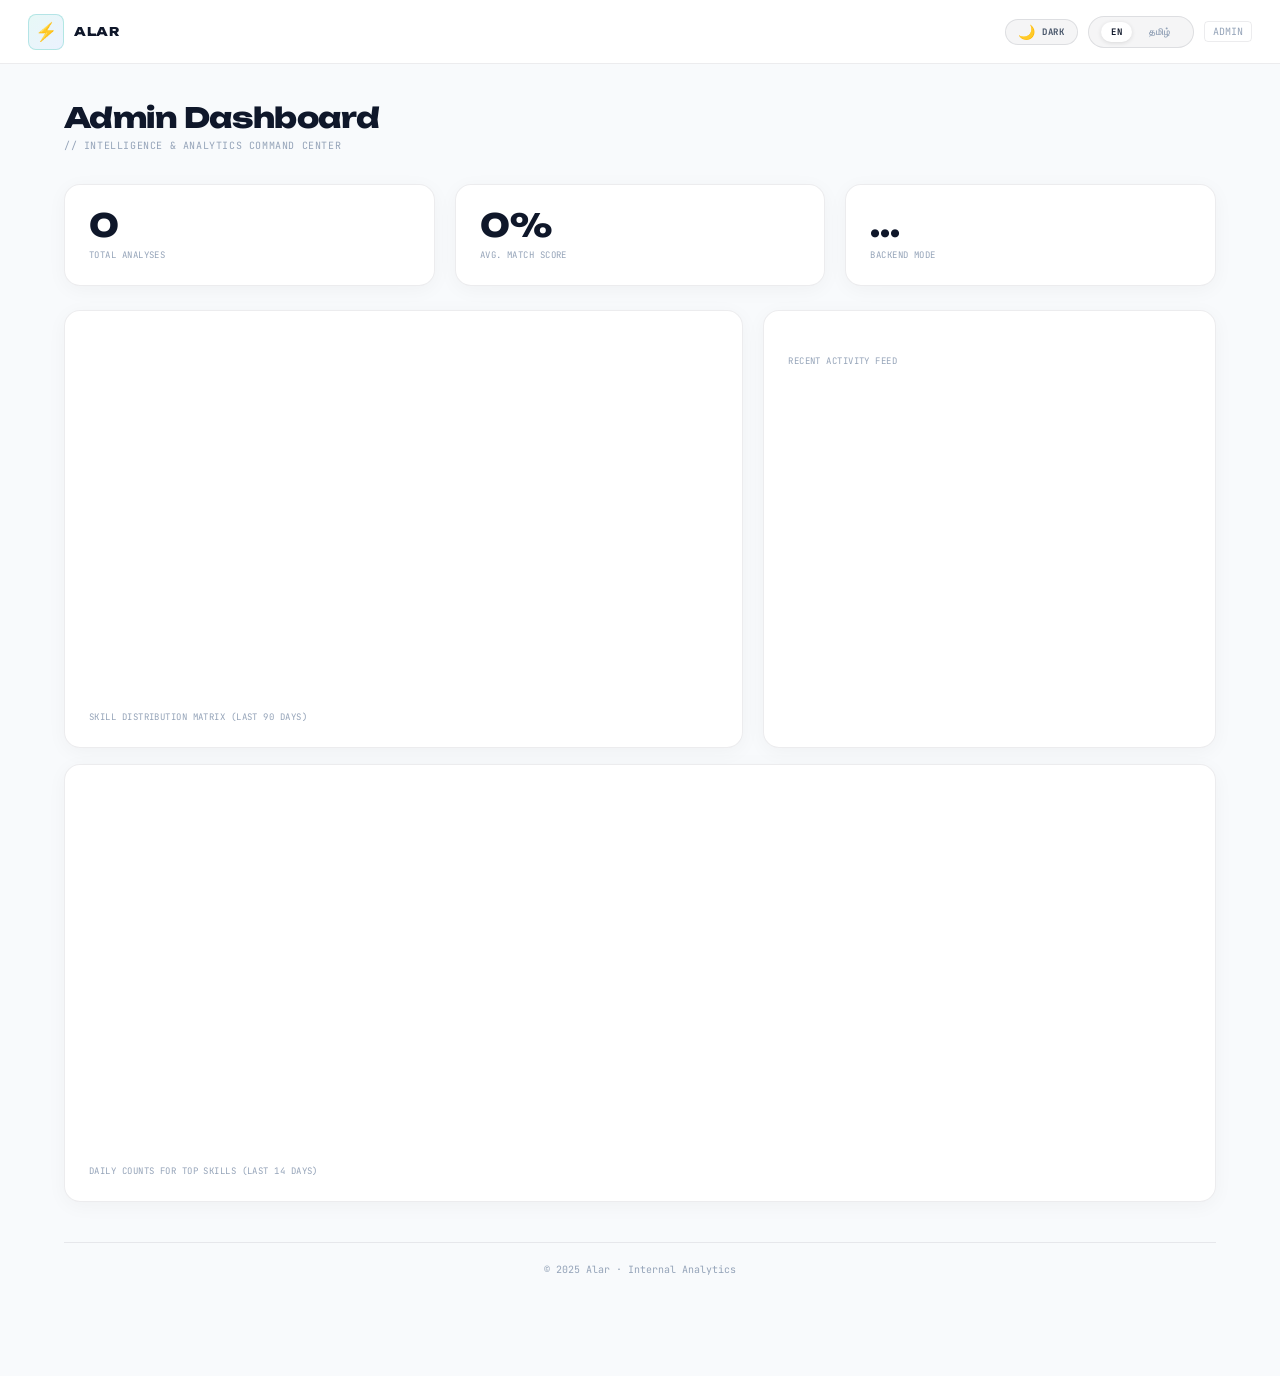
<file: static/admin.html>
<!DOCTYPE html>
<html lang="en">
<head>
<meta charset="UTF-8"/>
<meta name="viewport" content="width=device-width, initial-scale=1.0"/>
<title>ALAR — Admin Dashboard</title>
<link rel="stylesheet" href="theme-lang.css"/>
<style>
@import url('https://fonts.googleapis.com/css2?family=Unbounded:wght@500;700;800&family=Figtree:wght@400;600;700&family=JetBrains+Mono:wght@400;700&display=swap');
*,*::before,*::after{box-sizing:border-box;margin:0;padding:0}
:root{--bg:#f8fafc;--bg2:#fff;--bg3:#f1f5f9;--ink:#0f172a;--ink2:#475569;--ink3:#94a3b8;--rim:rgba(15,23,42,.08);--g:#14b8a6;--b:#3b82f6;--m:#f43f6e;--v:#7c3aed}
body{background:var(--bg);color:var(--ink);font-family:'Figtree',sans-serif;overflow-x:hidden}
.nav{position:fixed;top:0;left:0;right:0;height:64px;display:flex;align-items:center;padding:0 28px;background:rgba(255,255,255,.92);border-bottom:1px solid var(--rim);backdrop-filter:blur(20px) saturate(1.6);z-index:100}
.brand{display:flex;align-items:center;gap:10px;text-decoration:none}
.brand-hex{width:36px;height:36px;display:flex;align-items:center;justify-content:center;border:1px solid rgba(20,184,166,.25);border-radius:8px;background:linear-gradient(135deg,rgba(20,184,166,.1),rgba(59,130,246,.1));font-size:18px}
.brand-name{font-family:'Unbounded',monospace;font-size:12px;font-weight:800;letter-spacing:.06em;color:var(--ink)}
.brand-name span{color:var(--g)}
.nav-right{margin-left:auto;display:flex;align-items:center;gap:10px}
.ver{font-family:'JetBrains Mono',monospace;font-size:10px;color:var(--ink3);border:1px solid var(--rim);border-radius:4px;padding:3px 8px}
main{max-width:1200px;margin:0 auto;padding:100px 24px}
.head{display:flex;align-items:baseline;justify-content:space-between;margin-bottom:32px;animation:slideUp .5s ease both}
.title{font-family:'Unbounded',monospace;font-size:28px;font-weight:800;letter-spacing:-.02em}
.sub{font-family:'JetBrains Mono',monospace;font-size:10px;color:var(--ink3);letter-spacing:.06em;text-transform:uppercase;margin-top:4px}
.grid{display:grid;grid-template-columns:1fr 1fr 1fr;gap:20px;margin-bottom:24px}
.kpi{background:var(--bg2);border:1px solid var(--rim);border-radius:16px;padding:24px;box-shadow:0 4px 20px rgba(0,0,0,.04);animation:slideUp .5s ease both}
.kpi-val{font-family:'Unbounded',monospace;font-size:32px;font-weight:800;color:var(--ink);line-height:1}
.kpi-lbl{font-family:'JetBrains Mono',monospace;font-size:9px;color:var(--ink3);text-transform:uppercase;margin-top:8px;letter-spacing:.05em}
.panel{background:var(--bg2);border:1px solid var(--rim);border-radius:16px;box-shadow:0 4px 20px rgba(0,0,0,.04);padding:24px;animation:slideUp .5s ease both}
.row{display:grid;grid-template-columns:1.5fr 1fr;gap:20px;margin-top:20px}
.stat{display:flex;gap:8px;flex-wrap:wrap}
.chip{font-family:'JetBrains Mono',monospace;font-size:10px;color:var(--ink2);border:1px solid var(--rim);border-radius:16px;padding:6px 12px;background:var(--bg3);transition:all .2s}
.chip:hover{border-color:var(--g);background:var(--bg2);transform:translateY(-2px)}
.event-list{display:flex;flex-direction:column;gap:10px}
.event-item{padding:12px;border-radius:10px;background:var(--bg3);display:flex;align-items:center;gap:12px;font-size:13px;animation:slideIn .3s ease both}
.event-score{width:40px;height:40px;border-radius:50%;display:flex;align-items:center;justify-content:center;font-family:'Unbounded',monospace;font-size:11px;font-weight:700;color:#fff}
.event-info{flex:1;min-width:0}
.event-role{font-weight:700;white-space:nowrap;overflow:hidden;text-overflow:ellipsis;color:var(--ink)}
.event-ts{font-family:'JetBrains Mono',monospace;font-size:9px;color:var(--ink3);margin-top:2px}
@keyframes slideUp{from{opacity:0;transform:translateY(20px)}to{opacity:1;transform:translateY(0)}}
@keyframes slideIn{from{opacity:0;transform:translateX(20px)}to{opacity:1;transform:translateX(0)}}
.footer{margin-top:40px;padding-top:20px;border-top:1px solid var(--rim);color:var(--ink3);font-family:'JetBrains Mono',monospace;font-size:10px;text-align:center}
canvas{width:100%;height:360px}
.note{font-family:'JetBrains Mono',monospace;font-size:9px;color:var(--ink3);margin-top:12px;text-transform:uppercase;letter-spacing:.05em}
@media(max-width:1000px){.grid{grid-template-columns:1fr 1fr}.row{grid-template-columns:1fr}}
@media(max-width:600px){.grid{grid-template-columns:1fr}}
</style>
</head>
<body>
<nav class="nav">
  <a class="brand" href="overview.html">
    <div class="brand-hex">⚡</div>
    <div class="brand-name">ALAR</div>
  </a>
  <div class="nav-right">
    <div id="st-theme-mount"></div>
    <div id="st-lang-mount"></div>
    <div class="ver">ADMIN</div>
  </div>
  </nav>
<main>
  <div class="head">
    <div>
      <div class="title">Admin Dashboard</div>
      <div class="sub">// Intelligence & Analytics Command Center</div>
    </div>
  </div>

  <div class="grid">
    <div class="kpi">
      <div class="kpi-val" id="kpiAnalyses">0</div>
      <div class="kpi-lbl">Total Analyses</div>
    </div>
    <div class="kpi">
      <div class="kpi-val" id="kpiAvgScore">0%</div>
      <div class="kpi-lbl">Avg. Match Score</div>
    </div>
    <div class="kpi">
      <div class="kpi-val" id="kpiBackend">...</div>
      <div class="kpi-lbl">Backend Mode</div>
    </div>
  </div>

  <div class="row">
    <div class="panel">
      <canvas id="barCanvas"></canvas>
      <div class="note">Skill Distribution Matrix (Last 90 Days)</div>
    </div>
    <div class="panel">
      <div class="stat" id="statChips"></div>
      <div class="note" style="margin-top:20px">Recent Activity Feed</div>
      <div class="event-list" id="eventList" style="margin-top:12px"></div>
    </div>
  </div>
  <div class="panel" style="margin-top:16px">
    <canvas id="trendCanvas"></canvas>
    <div class="note">Daily counts for top skills (last 14 days)</div>
  </div>
  <div class="footer">© 2025 Alar · Internal Analytics</div>
</main>
<script src="theme-lang.js"></script>
<script>
const API = 'http://localhost:8000';
let data=null;
async function load(){
  try{
    const r=await fetch(API+'/api/skill-stats'); data=await r.json();
    updateKPIs(); buildChips(); buildEvents(); drawBars(); drawTrend();
  }catch(e){
    console.error(e);
    alert('Cannot load stats. Make sure backend is running.');
  }
}
function updateKPIs(){
  document.getElementById('kpiAnalyses').textContent = data.total_analyses || 0;
  document.getElementById('kpiAvgScore').textContent = (data.avg_score || 0) + '%';
  document.getElementById('kpiBackend').textContent = (data.backend || 'memory').toUpperCase();
  document.getElementById('kpiBackend').style.color = data.backend === 'postgres' ? 'var(--g)' : 'var(--m)';
}
function buildEvents(){
  const el=document.getElementById('eventList'); el.innerHTML='';
  const events = data.analysis_recent || [];
  if(!events.length){ el.innerHTML='<div class="note">No recent activity</div>'; return; }
  events.forEach((ev,i)=>{
    const d=document.createElement('div'); d.className='event-item';
    d.style.animationDelay = (i*0.05)+'s';
    const hue = ev.score >= 70 ? 'var(--g)' : (ev.score >= 40 ? 'var(--y)' : 'var(--m)');
    d.innerHTML=`
      <div class="event-score" style="background:${hue}">${ev.score}%</div>
      <div class="event-info">
        <div class="event-role">${ev.role || 'Unknown Role'}</div>
        <div class="event-ts">${ev.ts}</div>
      </div>`;
    el.appendChild(d);
  });
}
function buildChips(){
  const el=document.getElementById('statChips'); el.innerHTML='';
  const total = data.total_by_skill || {};
  Object.entries(total).slice(0,12).forEach(([k,v])=>{
    const d=document.createElement('div'); d.className='chip'; d.textContent=`${k}: ${v}`;
    el.appendChild(d);
  });
}
function drawBars(){
  const cv=document.getElementById('barCanvas'), ctx=cv.getContext('2d');
  const W=cv.width=cv.clientWidth, H=cv.height=360;
  ctx.clearRect(0,0,W,H);
  const items=Object.entries(data.total_by_skill||{}).slice(0,10);
  if(!items.length){ ctx.font='12px monospace'; ctx.fillStyle='#94a3b8'; ctx.fillText('No data',12,20); return; }
  const max=Math.max(...items.map(i=>i[1]));
  const bw=(W-60)/items.length;
  items.forEach((it,i)=>{
    const x=40+i*bw, h=(it[1]/max)*(H-80), y=H-30-h;
    const c = ['#14b8a6','#3b82f6','#f43f6e','#f59e0b','#7c3aed'][i%5];
    ctx.fillStyle=c; ctx.fillRect(x+8,y,bw-16,h);
    ctx.fillStyle='#64748b'; ctx.font='10px "JetBrains Mono"'; ctx.save(); ctx.translate(x+8+(bw-16)/2,H-12); ctx.rotate(-Math.PI/4); ctx.textAlign='center'; ctx.fillText(it[0],0,0); ctx.restore();
    ctx.fillStyle='#0f172a'; ctx.font='700 11px "JetBrains Mono"'; ctx.fillText(it[1], x+8+(bw-16)/2-6, y-6);
  });
  ctx.strokeStyle='rgba(15,23,42,.08)'; for(let i=0;i<5;i++){const y=H-30-(i/4)*(H-80); ctx.beginPath(); ctx.moveTo(32,y); ctx.lineTo(W-12,y); ctx.stroke();}
}
function drawTrend(){
  const cv=document.getElementById('trendCanvas'), ctx=cv.getContext('2d');
  const W=cv.width=cv.clientWidth, H=cv.height=320;
  ctx.clearRect(0,0,W,H);
  const days=(data.by_day||[]); const skills=data.top_skills||[];
  if(!days.length||!skills.length){ ctx.font='12px monospace'; ctx.fillStyle='#94a3b8'; ctx.fillText('No data',12,20); return; }
  const ML=40, MR=10, MT=18, MB=26;
  const px=i=>ML+(i/(days.length-1))*(W-ML-MR);
  const maxV = Math.max(...days.flatMap(d=>Object.values(d.counts)));
  const py=v=>MT+(1-(v/maxV||0))*(H-MT-MB);
  const palette=['#14b8a6','#3b82f6','#f43f6e','#f59e0b','#7c3aed','#0ea5e9','#10b981','#a78bfa','#ef4444','#22c55e','#eab308','#06b6d4'];
  skills.slice(0,6).forEach((s,si)=>{
    ctx.beginPath(); ctx.strokeStyle=palette[si%palette.length]; ctx.lineWidth=2;
    days.forEach((d,i)=>{const x=px(i), y=py(d.counts[s]||0); i?ctx.lineTo(x,y):ctx.moveTo(x,y);});
    ctx.stroke();
  });
  ctx.strokeStyle='rgba(15,23,42,.08)'; for(let i=0;i<5;i++){const y=py((i/4)*maxV); ctx.beginPath(); ctx.moveTo(ML,y); ctx.lineTo(W-MR,y); ctx.stroke();}
  ctx.font='9px "JetBrains Mono"'; ctx.fillStyle='#64748b';
  days.forEach((d,i)=>{ if(i%2===0){ ctx.fillText(d.date.slice(5), px(i)-8, H-8); }});
}
load();
</script>
</body>
</html>
</file>
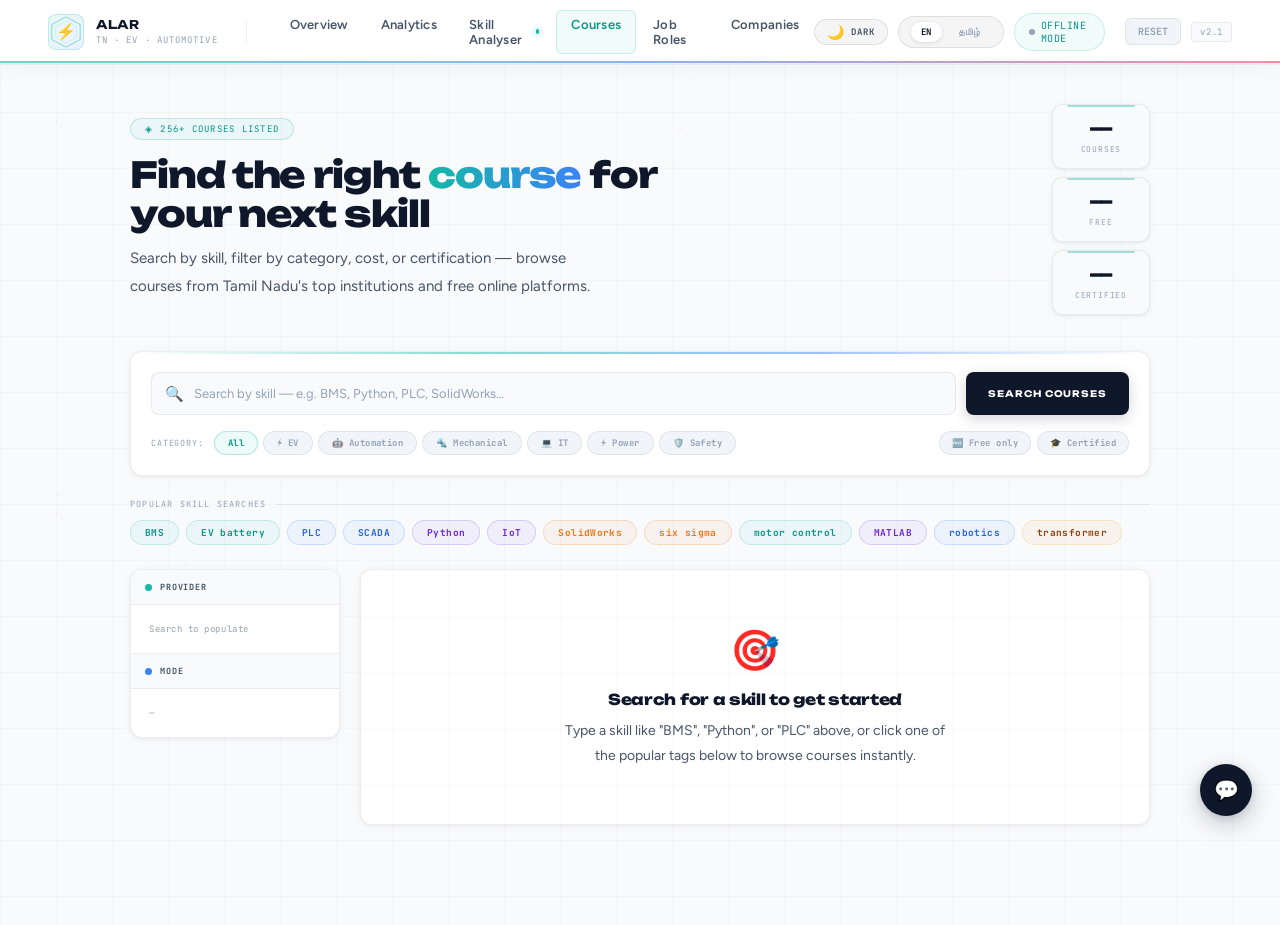
<file: static/course-finder.html>
<!DOCTYPE html>
<html lang="en">
<head>
<meta charset="UTF-8"/>
<meta name="viewport" content="width=device-width, initial-scale=1.0"/>
<title>ALAR — Course Finder</title>
<link rel="stylesheet" href="course-finder-styles.css"/>
<link rel="stylesheet" href="chat-widget.css"/>
<link rel="stylesheet" href="theme-lang.css"/>
</head>
<body>

<!-- PARTICLES -->
<canvas id="particle-canvas"></canvas>

<!-- LOADBAR -->
<div class="loadbar" id="loadbar"></div>

<!-- NAV -->
<nav class="nav">
  <a class="brand" href="overview.html">
    <div class="brand-hex">
      <svg viewBox="0 0 36 36" fill="none">
        <polygon points="18,2 33,10 33,26 18,34 3,26 3,10" stroke="rgba(20,184,166,.5)" stroke-width="1" fill="none"/>
        <polygon points="18,6 29,12.5 29,23.5 18,30 7,23.5 7,12.5" stroke="rgba(20,184,166,.25)" stroke-width=".5" fill="none"/>
      </svg>
      <div class="brand-inner">⚡</div>
    </div>
    <div>
      <div class="brand-name">ALAR</div>
      <div class="brand-tag">TN · EV · Automotive</div>
    </div>
  </a>
  <div class="nav-sep"></div>
  <nav class="nav-links">
    <a class="nl" href="overview.html">Overview</a>
    <a class="nl" href="industry-analytics.html">Analytics</a>
    <a class="nl nl-live" href="index.html">Skill Analyser</a>
    <a class="nl active" href="course-finder.html">Courses</a>
    <a class="nl" href="job-roles.html">Job Roles</a>
    <a class="nl" href="tn-companies.html">Companies</a>
  </nav>
  <div class="nav-right">
    <div id="st-theme-mount"></div>
    <div id="st-lang-mount"></div>
    <div class="status-pill"><div id="sdot"></div><span id="stext">Connecting…</span></div>
    <button class="btn-reset" onclick="resetApp()" title="Reset all data and start over" style="margin-left: 10px; padding: 6px 12px; font-size: 10px; border-radius: 6px; background: var(--bg3); border: 1px solid var(--rim); color: var(--ink3); cursor: pointer; font-family: var(--f-code); font-weight: 700; text-transform: uppercase;">Reset</button>
    <div class="ver-badge">v2.1</div>
  </div>
</nav>

<main>
<div class="holo-grid"></div>
<div class="page">

  <!-- HERO -->
  <div class="hero">
    <div>
      <div class="hero-badge">256+ Courses Listed</div>
      <h1>Find the right <span class="hl">course</span> for<br/>your next skill</h1>
      <p>Search by skill, filter by category, cost, or certification — browse courses from Tamil Nadu's top institutions and free online platforms.</p>
    </div>
    <div class="hero-stats">
      <div class="hero-stat"><div class="hero-stat-num" id="statTotal">—</div><div class="hero-stat-lbl">Courses</div></div>
      <div class="hero-stat"><div class="hero-stat-num" id="statFree">—</div><div class="hero-stat-lbl">Free</div></div>
      <div class="hero-stat"><div class="hero-stat-num" id="statCert">—</div><div class="hero-stat-lbl">Certified</div></div>
    </div>
  </div>

  <!-- SEARCH CARD -->
  <div class="search-card">
    <div class="search-main">
      <div class="search-box">
        <span class="search-box-icon">🔍</span>
        <input type="text" id="searchInp" placeholder="Search by skill — e.g. BMS, Python, PLC, SolidWorks…" autocomplete="off"/>
      </div>
      <button class="btn-search" id="searchBtn" onclick="doSearch()">
        <div class="spinner"></div>
        <span id="searchLbl">Search Courses</span>
      </button>
    </div>
    <div class="filters-row">
      <span class="filter-label">Category:</span>
      <div class="filter-chips" id="catChips">
        <button class="fchip active" data-cat="all" onclick="setCat(this)">All</button>
        <button class="fchip" data-cat="EV & Electrical" onclick="setCat(this)">⚡ EV</button>
        <button class="fchip" data-cat="Automation & Controls" onclick="setCat(this)">🤖 Automation</button>
        <button class="fchip" data-cat="Mechanical" onclick="setCat(this)">🔩 Mechanical</button>
        <button class="fchip" data-cat="IT & Software" onclick="setCat(this)">💻 IT</button>
        <button class="fchip" data-cat="Power Systems" onclick="setCat(this)">⚡ Power</button>
        <button class="fchip" data-cat="Safety & Standards" onclick="setCat(this)">🛡️ Safety</button>
      </div>
      <div class="toggle-row">
        <button class="toggle-btn" id="freeBtn" onclick="toggleFree()">🆓 Free only</button>
        <button class="toggle-btn" id="certBtn" onclick="toggleCert()">🎓 Certified</button>
      </div>
    </div>
  </div>

  <!-- QUICK TAGS -->
  <div class="quick-section" id="quickSection">
    <div class="quick-label">Popular skill searches</div>
    <div class="quick-tags" id="quickTags"></div>
  </div>

  <!-- CONTENT -->
  <div class="content-wrap">

    <!-- Sidebar -->
    <div class="sidebar" id="sidebar">
      <div class="sb-section">
        <div class="sb-head">
          <div class="sb-head-dot" style="color:var(--g);background:var(--g)"></div>
          <div class="sb-head-title">Provider</div>
        </div>
        <div class="sb-items" id="sideProviders">
          <div style="padding:12px;font-family:var(--f-code);font-size:9px;color:var(--ink3);letter-spacing:.06em">Search to populate</div>
        </div>
      </div>
      <div class="sb-section">
        <div class="sb-head">
          <div class="sb-head-dot" style="color:var(--b);background:var(--b)"></div>
          <div class="sb-head-title">Mode</div>
        </div>
        <div class="sb-items" id="sideModes">
          <div style="padding:12px;font-family:var(--f-code);font-size:9px;color:var(--ink3);letter-spacing:.06em">—</div>
        </div>
      </div>
    </div>

    <!-- Results -->
    <div>
      <div class="results-header" id="resultsHeader" style="display:none">
        <div>
          <div class="results-title" id="resultsTitle">Results</div>
          <div class="results-count" id="resultsCount"></div>
        </div>
        <div class="sort-tabs">
          <button class="stab active" onclick="setSort('relevance',this)">Relevance</button>
          <button class="stab" onclick="setSort('free',this)">🆓 Free first</button>
          <button class="stab" onclick="setSort('cert',this)">🎓 Certified</button>
        </div>
      </div>
      <div id="resultsArea">
        <div class="state-box">
          <span class="state-icon">🎯</span>
          <div class="state-title">Search for a skill to get started</div>
          <div class="state-sub">Type a skill like "BMS", "Python", or "PLC" above, or click one of the popular tags below to browse courses instantly.</div>
        </div>
      </div>
    </div>

  </div>

</div>
</main>

<div id="toast"></div>

<script>
'use strict';

const API = 'http://localhost:8000';

/* ── VERIFICATION GUARD REMOVED ── */

function resetApp() {
  if (confirm('Reset everything? This clears all skills and verification data.')) {
    ['alar_verified_skills','alar_verified_timestamp','alar_industry_score','alar_temp_skills']
      .forEach(k => localStorage.removeItem(k));
    window.location.href = 'index.html';
  }
}

/* ─────────────────────────────────────────────────────
   SKILL DATABASE  (mirrors backend exactly)
───────────────────────────────────────────────────── */
const SKILL_DATABASE = {
  "EV & Electrical": [
    "EV battery","BMS","battery management","motor control","charging systems",
    "electric vehicle","EV powertrain","inverter","converter","power electronics",
    "BLDC","lithium ion","battery pack","cell balancing","regenerative braking",
    "onboard charger","DC-DC converter",
  ],
  "Automation & Controls": [
    "PLC","SCADA","HMI","robotics","automation","DCS","pneumatics","hydraulics",
    "servo motor","VFD","variable frequency drive","motion control",
    "industrial automation","relay logic","ladder logic","PID control",
  ],
  "Mechanical": [
    "CNC","CAD","CAM","SolidWorks","AutoCAD","welding","fabrication","machining",
    "lathe","GD&T","metrology","quality control","lean manufacturing",
    "kaizen","six sigma","FMEA","production planning",
  ],
  "Power Systems": [
    "transformer","switchgear","circuit breaker","substation","transmission",
    "distribution","electrical maintenance","power distribution","relay",
    "protection system","earthing","load flow","power factor",
  ],
  "IT & Software": [
    "Python","MATLAB","LabVIEW","embedded systems","microcontroller",
    "Arduino","Raspberry Pi","IoT","data analysis","machine learning",
    "C programming","C++","Java","SQL",
  ],
  "Safety & Standards": [
    "ISO","IATF","OHSAS","safety management","OSHA","fire safety",
    "risk assessment","work permit","PPE","5S","audit",
    "quality assurance","QA","QC","testing",
  ],
};

/* All skills in a flat array — used for stats preload */
const ALL_SKILLS = Object.values(SKILL_DATABASE).flat();

const CAT_COLOUR = {
  "EV & Electrical":      "qt-ev",
  "Automation & Controls":"qt-auto",
  "Mechanical":           "qt-mech",
  "IT & Software":        "qt-it",
  "Power Systems":        "qt-pwr",
  "Safety & Standards":   "qt-safe",
};

const QUICK_PICKS = [
  {skill:"BMS",           cat:"EV & Electrical"},
  {skill:"EV battery",    cat:"EV & Electrical"},
  {skill:"PLC",           cat:"Automation & Controls"},
  {skill:"SCADA",         cat:"Automation & Controls"},
  {skill:"Python",        cat:"IT & Software"},
  {skill:"IoT",           cat:"IT & Software"},
  {skill:"SolidWorks",    cat:"Mechanical"},
  {skill:"six sigma",     cat:"Mechanical"},
  {skill:"motor control", cat:"EV & Electrical"},
  {skill:"MATLAB",        cat:"IT & Software"},
  {skill:"robotics",      cat:"Automation & Controls"},
  {skill:"transformer",   cat:"Power Systems"},
];

/* ─── STATE ─── */
let allResults  = [];   // flat array of course objects (including no-course placeholders)
let filterCat   = 'all';
let filterFree  = false;
let filterCert  = false;
let filterProv  = null;
let filterMode  = null;
let sortMode    = 'relevance';
let lastQuery   = '';

/* ─────────────────────────────────────────────────────
   INIT
───────────────────────────────────────────────────── */
document.addEventListener('DOMContentLoaded', () => {
  checkHealth();
  buildQuickTags();
  setupKeyboard();
  loadAllCourses();   // pre-populate stats
});

/* ─────────────────────────────────────────────────────
   PARTICLES
───────────────────────────────────────────────────── */
(function(){
  const c=document.getElementById('particle-canvas'),ctx=c.getContext('2d');
  let W,H,pts=[];
  const resize=()=>{W=c.width=innerWidth;H=c.height=innerHeight;};
  resize();window.addEventListener('resize',resize);
  for(let i=0;i<65;i++)pts.push({x:Math.random()*innerWidth,y:Math.random()*innerHeight,vx:(Math.random()-.5)*.3,vy:(Math.random()-.5)*.3,r:Math.random()*1.3+.3,col:['#14b8a6','#3b82f6','#f43f6e','#f59e0b'][Math.floor(Math.random()*4)],a:Math.random()*.12+.04});
  let pmx=0,pmy=0;
  document.addEventListener('mousemove',e=>{pmx=e.clientX;pmy=e.clientY;});
  function draw(){
    ctx.clearRect(0,0,W,H);
    for(let i=0;i<pts.length;i++){
      for(let j=i+1;j<pts.length;j++){const dx=pts[i].x-pts[j].x,dy=pts[i].y-pts[j].y,d=Math.sqrt(dx*dx+dy*dy);if(d<100){ctx.beginPath();ctx.moveTo(pts[i].x,pts[i].y);ctx.lineTo(pts[j].x,pts[j].y);ctx.strokeStyle=`rgba(20,184,166,${(1-d/100)*.04})`;ctx.lineWidth=.4;ctx.stroke();}}
      const mdx=pts[i].x-pmx,mdy=pts[i].y-pmy,md=Math.sqrt(mdx*mdx+mdy*mdy);
      if(md<80){pts[i].vx+=mdx/md*.3;pts[i].vy+=mdy/md*.3;}
      pts[i].vx*=.99;pts[i].vy*=.99;pts[i].x+=pts[i].vx;pts[i].y+=pts[i].vy;
      if(pts[i].x<0)pts[i].x=W;if(pts[i].x>W)pts[i].x=0;if(pts[i].y<0)pts[i].y=H;if(pts[i].y>H)pts[i].y=0;
      ctx.beginPath();ctx.arc(pts[i].x,pts[i].y,pts[i].r,0,Math.PI*2);ctx.fillStyle=pts[i].col;ctx.globalAlpha=pts[i].a;ctx.fill();ctx.globalAlpha=1;
    }
    requestAnimationFrame(draw);
  }draw();
})();

/* ─────────────────────────────────────────────────────
   HEALTH CHECK
───────────────────────────────────────────────────── */
async function checkHealth(){
  try{
    const d=await fetch(`${API}/api/health`).then(r=>r.json());
    const dot=document.getElementById('sdot');
    dot.style.cssText='width:6px;height:6px;border-radius:50%;background:var(--g);box-shadow:0 0 6px var(--g);animation:blink 2s ease infinite;flex-shrink:0;';
    document.getElementById('stext').textContent=d.model_loaded?'MODEL READY':'SERVER READY';
  }catch{document.getElementById('stext').textContent='OFFLINE MODE';}
}

/* ─────────────────────────────────────────────────────
   QUICK TAGS + KEYBOARD
───────────────────────────────────────────────────── */
function buildQuickTags(){
  const wrap=document.getElementById('quickTags');
  QUICK_PICKS.forEach(p=>{
    const btn=document.createElement('button');
    btn.className='qtag '+CAT_COLOUR[p.cat]; btn.textContent=p.skill;
    // removed custom cursor hover handlers
    btn.onclick=()=>{document.getElementById('searchInp').value=p.skill; doSearch();};
    wrap.appendChild(btn);
  });
}
function setupKeyboard(){
  document.getElementById('searchInp').addEventListener('keydown',e=>{if(e.key==='Enter')doSearch();});
}

/* ─────────────────────────────────────────────────────
   SKILL HELPERS
───────────────────────────────────────────────────── */
/**
 * Given a user query string, return every skill keyword from SKILL_DATABASE
 * that is a substring match (both directions). Falls back to [query] if
 * nothing matches so the backend still gets something to try.
 */
function matchSkills(query){
  const q = query.toLowerCase().trim();
  const matched = [];
  for(const skills of Object.values(SKILL_DATABASE)){
    for(const s of skills){
      const sl = s.toLowerCase();
      if(sl.includes(q) || q.includes(sl)) matched.push(s);
    }
  }
  // Deduplicate while preserving order
  return matched.length ? [...new Set(matched)] : [query];
}

/** Return the category name a skill belongs to. */
function skillCat(skill){
  const sl = skill.toLowerCase();
  for(const [cat,skills] of Object.entries(SKILL_DATABASE)){
    if(skills.some(s=>s.toLowerCase()===sl)) return cat;
  }
  return 'Other';
}

/**
 * Build a job description string that guarantees `extract_skills` on the
 * backend can find every skill via its substring check (s.lower() in text_lower).
 *
 * We repeat each skill token twice: once naturally, once as a standalone word,
 * to survive any surrounding punctuation. This is the key reliability fix.
 */
function buildJD(skills){
  // "Required competencies: BMS, PLC, Python. The role involves BMS work, PLC expertise, Python scripting."
  const list = skills.join(', ');
  const detail = skills.map(s=>`${s} knowledge`).join(', ');
  return `Required competencies: ${list}. The role involves ${detail}.`;
}

/* ─────────────────────────────────────────────────────
   CORE BACKEND CALL
   Uses /api/skill-gap with candidate_skills=[] so every
   matched skill becomes a "gap" and we get its courses.
   Returns a flat array of enriched course objects.
   Gap items with no courses in the CSV are kept as
   placeholder rows so the user sees the skill was found.
───────────────────────────────────────────────────── */
async function callBackend(skills){
  const jd = buildJD(skills);

  let resp;
  try {
    resp = await fetch(`${API}/api/skill-gap`, {
      method: 'POST',
      headers: {'Content-Type':'application/json'},
      body: JSON.stringify({ candidate_skills: [], job_description: jd }),
    });
  } catch(networkErr) {
    throw new Error('Cannot reach server. Is it running on port 8000?');
  }

  // 422 = backend found NO recognisable skills in the JD text.
  // This is a "no match" result, not a crash — return empty gracefully.
  if(resp.status === 422) return [];

  if(!resp.ok){
    const body = await resp.json().catch(()=>({}));
    throw new Error(body.detail || `Server error ${resp.status}`);
  }

  const data = await resp.json();
  const out  = [];

  for(const item of data.gap.all){
    const meta = {
      _skill:    item.skill,
      _cat:      skillCat(item.skill),
      _priority: item.priority,
    };

    if(item.courses && item.courses.length > 0){
      // ✅ Real courses found in CSV — add each one
      for(const c of item.courses){
        out.push({ ...c, ...meta });
      }
    } else {
      // ⚠️ Skill recognised by backend but no courses in CSV yet.
      // Add a single placeholder so the user knows the skill was found
      // and can follow the Naan Mudhalvan fallback link.
      out.push({
        course_name:   `Search "${item.skill}" on Naan Mudhalvan`,
        provider:      'Naan Mudhalvan',
        duration:      '',
        mode:          'Online',
        cost:          'Free',
        certification: 'No',
        url:           'https://naanmudhalvan.tn.gov.in',
        is_free:       true,
        _placeholder:  true,
        ...meta,
      });
    }
  }

  return out;
}

/* ─────────────────────────────────────────────────────
   STATS PRE-LOAD  (runs silently on page load)
───────────────────────────────────────────────────── */
async function loadAllCourses(){
  try{
    // Split into two batches to avoid a very long JD string
    const half  = Math.ceil(ALL_SKILLS.length / 2);
    const [a,b] = await Promise.all([
      callBackend(ALL_SKILLS.slice(0, half)),
      callBackend(ALL_SKILLS.slice(half)),
    ]);
    updateStats([...a, ...b]);
  } catch{ /* server offline — stats stay as — */ }
}

/* ─────────────────────────────────────────────────────
   MAIN SEARCH
───────────────────────────────────────────────────── */
async function doSearch(){
  const query = document.getElementById('searchInp').value.trim();
  if(!query){ showToast('Enter a skill or course name','err'); return; }

  lastQuery = query;
  document.getElementById('quickSection').style.display = 'none';

  const btn = document.getElementById('searchBtn');
  btn.disabled = true; btn.classList.add('loading');
  document.getElementById('searchLbl').textContent = 'Searching…';
  setLoad(true); showSkeleton();

  try{
    const matched = matchSkills(query);
    let results   = await callBackend(matched);

    // If nothing came back (query didn't match any known skill at all),
    // try once more passing the raw query text directly so the backend
    // can attempt its own extract_skills on it.
    if(!results.length && matched[0] !== query){
      results = await callBackend([query]);
    }

    allResults = results;
    updateStats(allResults);
    buildSidebar(allResults);
    renderResults();

    if(!allResults.length){
      showEmpty(
        `No courses found for "${query}"`,
        'This skill may not be in our database yet. Try a related term like "BMS", "PLC", or "Python", or visit naanmudhalvan.tn.gov.in directly.',
        '🔍'
      );
    }
  } catch(e){
    const isConn = e.message.includes('Cannot reach');
    showToast(isConn ? 'Server offline — start it with: uvicorn main:app --reload' : e.message, 'err');
    showEmpty(
      isConn ? 'Server not running' : 'Something went wrong',
      isConn ? 'Start the backend: uvicorn main:app --reload --port 8000' : e.message
    );
  } finally{
    btn.disabled = false; btn.classList.remove('loading');
    document.getElementById('searchLbl').textContent = 'Search Courses';
    setLoad(false);
  }
}

/* ─────────────────────────────────────────────────────
   FILTER + SORT PIPELINE
───────────────────────────────────────────────────── */
function getFiltered(){
  let list = [...allResults];

  if(filterCat !== 'all') list = list.filter(c => c._cat === filterCat);
  if(filterProv)          list = list.filter(c => c.provider === filterProv);
  if(filterMode)          list = list.filter(c => c.mode === filterMode);
  if(filterFree)          list = list.filter(c => c.is_free);
  if(filterCert)          list = list.filter(c => c.certification === 'Yes');

  // Deduplicate by course_name (keep first occurrence)
  const seen = new Set();
  list = list.filter(c=>{
    const key = c._placeholder ? `__ph__${c._skill}` : c.course_name;
    if(seen.has(key)) return false;
    seen.add(key); return true;
  });

  // Sort
  if(sortMode === 'free') list.sort((a,b)=>(a.is_free?0:1)-(b.is_free?0:1));
  if(sortMode === 'cert') list.sort((a,b)=>(b.certification==='Yes'?1:0)-(a.certification==='Yes'?1:0));

  return list;
}

/* ─────────────────────────────────────────────────────
   RENDER RESULTS
───────────────────────────────────────────────────── */
function renderResults(){
  const list   = getFiltered();
  const header = document.getElementById('resultsHeader');
  const area   = document.getElementById('resultsArea');

  if(!list.length){
    header.style.display = 'none';
    showEmpty('No courses match your filters','Try removing a filter or broadening your search.','🔍');
    return;
  }

  header.style.display = 'flex';
  document.getElementById('resultsTitle').textContent =
    lastQuery ? `Courses for "${lastQuery}"` : 'All Courses';
  document.getElementById('resultsCount').textContent =
    `${list.length} RESULT${list.length!==1?'S':''}`;

  area.innerHTML = '';
  const wrap = document.createElement('div');
  wrap.className = 'course-list';

  list.forEach((c, i) => {
    const isPlaceholder = !!c._placeholder;
    const accentClass   = isPlaceholder ? 'paid' : (c.is_free ? 'free' : (c.certification === 'Yes' ? 'cert' : 'paid'));
    const tagStyle      = catTagStyle(c._cat);

    const card = document.createElement('div');
    card.className = 'cc' + (isPlaceholder ? ' cc-placeholder' : '');
    card.style.animationDelay = Math.min(i, 20) * 0.035 + 's';
    // removed custom cursor hover handlers

    const costTag = isPlaceholder
      ? `<span class="c-tag ct-free">🆓 Free</span><span class="c-tag ct-mode">Naan Mudhalvan</span>`
      : `<span class="c-tag ${c.is_free?'ct-free':'ct-paid'}">${c.is_free?'🆓 Free':esc(c.cost)}</span>
         ${c.duration?`<span class="c-tag ct-dur">⏱ ${esc(c.duration)}</span>`:''}
         ${c.certification==='Yes'?'<span class="c-tag ct-cert">🎓 Certificate</span>':''}
         ${c.mode?`<span class="c-tag ct-mode">${esc(c.mode)}</span>`:''}`;

    const courseTitle = isPlaceholder
      ? `<span style="color:var(--ink3);font-style:italic">${esc(c.course_name)}</span>`
      : esc(c.course_name);

    card.innerHTML = `
      <div class="cc-accent ${accentClass}"></div>
      <div class="cc-body">
        <div class="cc-main">
          <div class="cc-skill-tag" style="${tagStyle}">${esc(c._skill)}</div>
          <div class="cc-name">${courseTitle}</div>
          <div class="cc-provider">by ${esc(c.provider)}</div>
          <div class="cc-meta">${costTag}</div>
        </div>
        <div class="cc-right">
          <a class="cc-link" href="${esc(c.url||'#')}" target="_blank" rel="noopener">
            ${isPlaceholder ? 'Search ↗' : 'View Course <span class="cc-link-icon">↗</span>'}
          </a>
        </div>
      </div>`;
    wrap.appendChild(card);
  });

  area.appendChild(wrap);
}

function catTagStyle(cat){
  const s = {
    "EV & Electrical":      "background:rgba(20,184,166,.07);color:var(--g2);border-color:rgba(20,184,166,.25)",
    "Automation & Controls":"background:rgba(59,130,246,.07);color:var(--b2);border-color:rgba(59,130,246,.25)",
    "Mechanical":           "background:rgba(249,115,22,.07);color:var(--o);border-color:rgba(249,115,22,.25)",
    "IT & Software":        "background:rgba(124,58,237,.07);color:var(--v2);border-color:rgba(124,58,237,.25)",
    "Power Systems":        "background:rgba(245,158,11,.07);color:#92400e;border-color:rgba(245,158,11,.25)",
    "Safety & Standards":   "background:rgba(244,63,110,.07);color:var(--m2);border-color:rgba(244,63,110,.25)",
  };
  return s[cat] || "background:var(--bg3);color:var(--ink3);border-color:var(--rim)";
}

/* ─────────────────────────────────────────────────────
   SIDEBAR
───────────────────────────────────────────────────── */
function buildSidebar(courses){
  // Exclude placeholders from provider/mode sidebar counts
  const real = courses.filter(c => !c._placeholder);
  buildSideSection('sideProviders', real, 'provider', filterProv,
    v=>{ filterProv=v; renderResults(); buildSidebar(allResults); });
  buildSideSection('sideModes', real, 'mode', filterMode,
    v=>{ filterMode=v; renderResults(); buildSidebar(allResults); });
}

function buildSideSection(elId, courses, key, current, onSelect){
  const el = document.getElementById(elId);
  const counts = {};
  courses.forEach(c=>{ const v=c[key]; if(!v)return; counts[v]=(counts[v]||0)+1; });
  const entries = Object.entries(counts).sort((a,b)=>b[1]-a[1]).slice(0,8);

  el.innerHTML = '';
  if(!entries.length){
    el.innerHTML = '<div style="padding:12px;font-family:var(--f-code);font-size:9px;color:var(--ink3);letter-spacing:.05em">Search to populate</div>';
    return;
  }

  const mkItem = (label, count, isActive, onClick) => {
    const d = document.createElement('div');
    d.className = 'sb-item' + (isActive ? ' active' : '');
    d.innerHTML = `<span>${esc(label)}</span><span class="sb-item-count">${count}</span>`;
    // removed custom cursor hover handlers
    d.onclick = onClick;
    el.appendChild(d);
  };

  mkItem('All', courses.length, current===null, ()=>onSelect(null));
  entries.forEach(([val,cnt]) => mkItem(val, cnt, current===val, ()=>onSelect(val)));
}

/* ─────────────────────────────────────────────────────
   STATS
───────────────────────────────────────────────────── */
function updateStats(courses){
  const real  = courses.filter(c => !c._placeholder);
  const names = [...new Set(real.map(c => c.course_name))];
  const free  = names.filter(n => real.find(c => c.course_name===n)?.is_free);
  const cert  = names.filter(n => real.find(c => c.course_name===n)?.certification==='Yes');
  document.getElementById('statTotal').textContent = names.length || '256+';
  document.getElementById('statFree').textContent  = free.length  || '—';
  document.getElementById('statCert').textContent  = cert.length  || '—';
}

/* ─────────────────────────────────────────────────────
   FILTER CONTROLS
───────────────────────────────────────────────────── */
function setCat(btn){
  filterCat = btn.dataset.cat;
  document.querySelectorAll('.fchip').forEach(b=>b.classList.remove('active'));
  btn.classList.add('active');
  if(allResults.length) renderResults();
}
function toggleFree(){
  filterFree = !filterFree;
  document.getElementById('freeBtn').classList.toggle('on', filterFree);
  if(allResults.length) renderResults();
}
function toggleCert(){
  filterCert = !filterCert;
  document.getElementById('certBtn').classList.toggle('cert-on', filterCert);
  if(allResults.length) renderResults();
}
function setSort(mode, btn){
  sortMode = mode;
  document.querySelectorAll('.stab').forEach(b=>b.classList.remove('active'));
  btn.classList.add('active');
  if(allResults.length) renderResults();
}

/* ─────────────────────────────────────────────────────
   UI HELPERS
───────────────────────────────────────────────────── */
function showEmpty(title, sub, icon='🔍'){
  document.getElementById('resultsArea').innerHTML = `
    <div class="state-box">
      <span class="state-icon">${icon}</span>
      <div class="state-title">${esc(title)}</div>
      <div class="state-sub">${esc(sub)}</div>
    </div>`;
}

function showSkeleton(){
  const area = document.getElementById('resultsArea');
  const wrap = document.createElement('div'); wrap.className = 'skeleton-list';
  for(let i=0;i<5;i++){
    wrap.innerHTML += `<div class="sk"><div class="sk-accent"></div><div class="sk-body">
      <div class="sk-line w30" style="animation-delay:${i*.08}s"></div>
      <div class="sk-line w80" style="animation-delay:${i*.08+.05}s"></div>
      <div class="sk-line w45" style="animation-delay:${i*.08+.1}s"></div>
      <div class="sk-line w60" style="animation-delay:${i*.08+.15}s"></div>
    </div></div>`;
  }
  area.innerHTML = ''; area.appendChild(wrap);
  document.getElementById('resultsHeader').style.display = 'none';
}

function setLoad(on){ document.getElementById('loadbar').classList.toggle('on', on); }
function showToast(msg, type){ const t=document.getElementById('toast'); t.textContent=msg; t.className='on '+(type||''); clearTimeout(t._t); t._t=setTimeout(()=>t.className='',3800); }
function esc(s){ return String(s||'').replace(/&/g,'&amp;').replace(/</g,'&lt;').replace(/>/g,'&gt;'); }
</script>
<script src="chat-widget.js"></script>
<script src="theme-lang.js"></script>
</body>
</html>
</file>
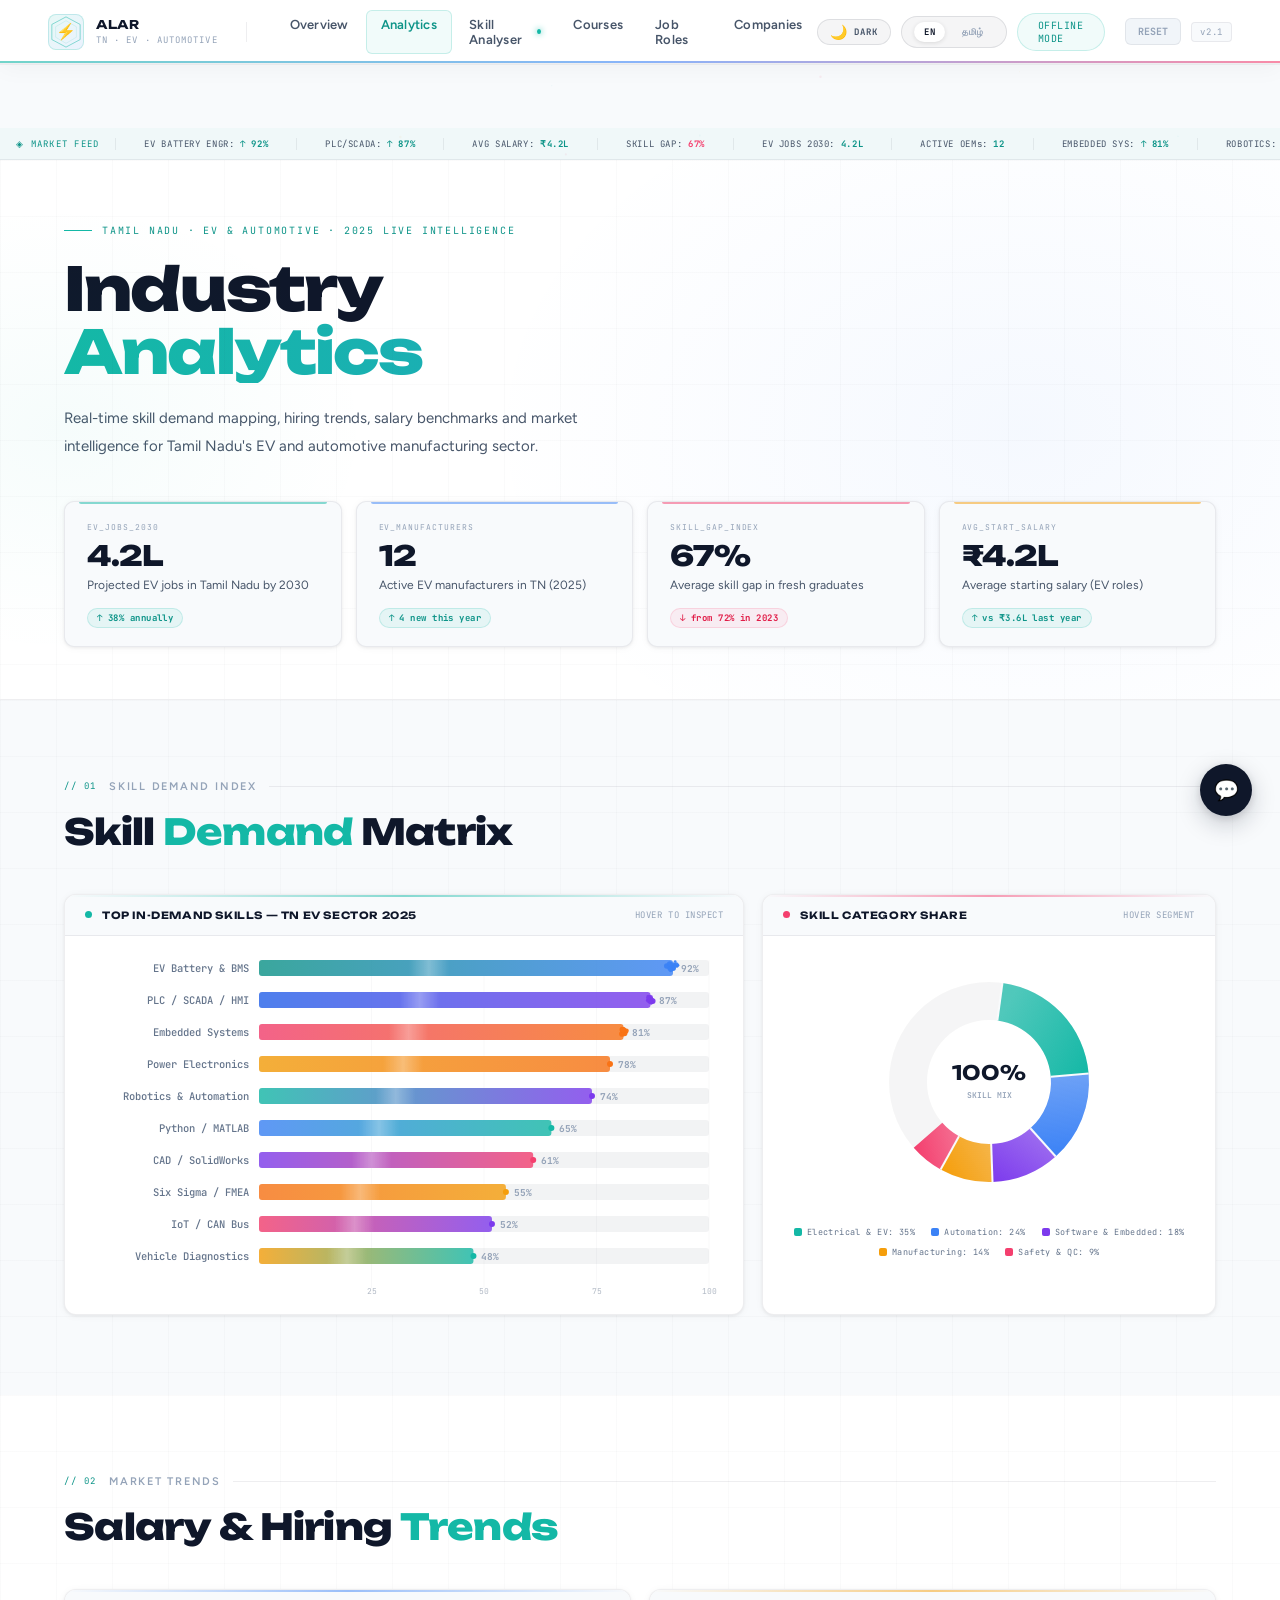
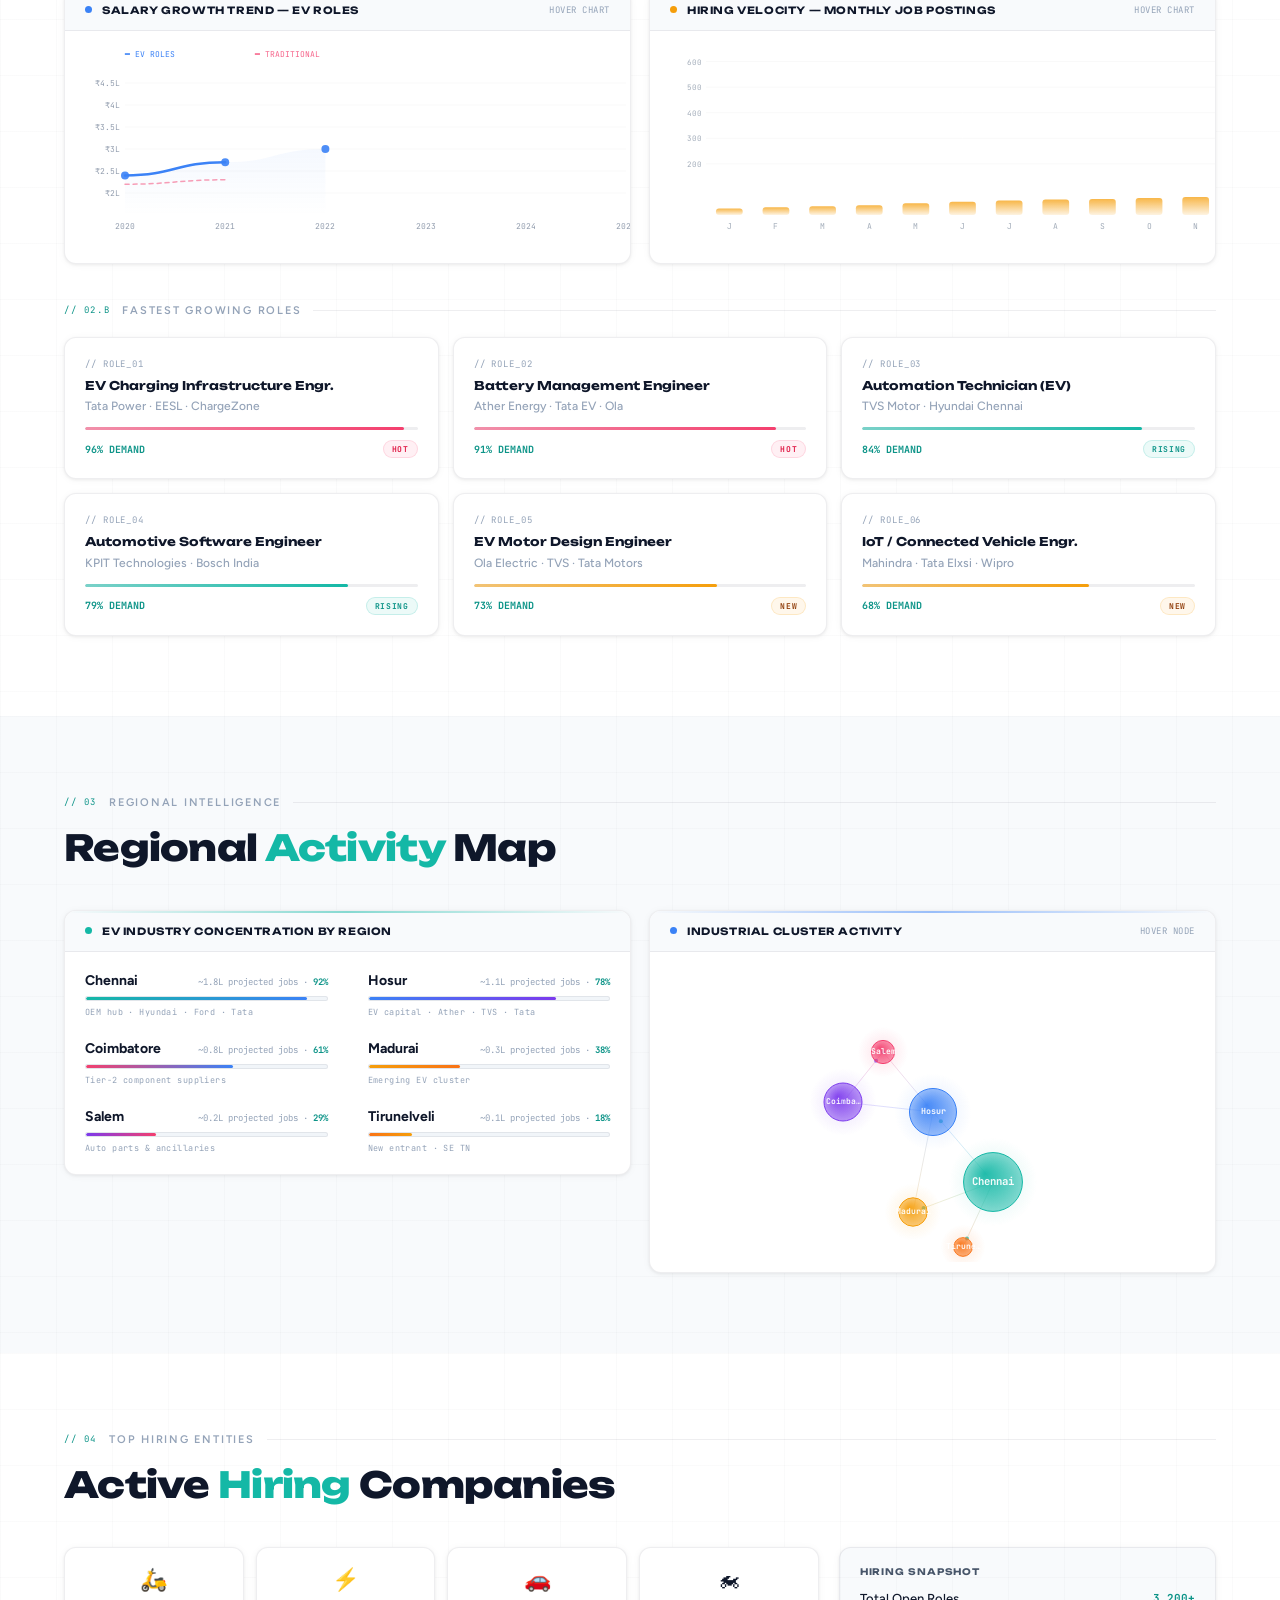
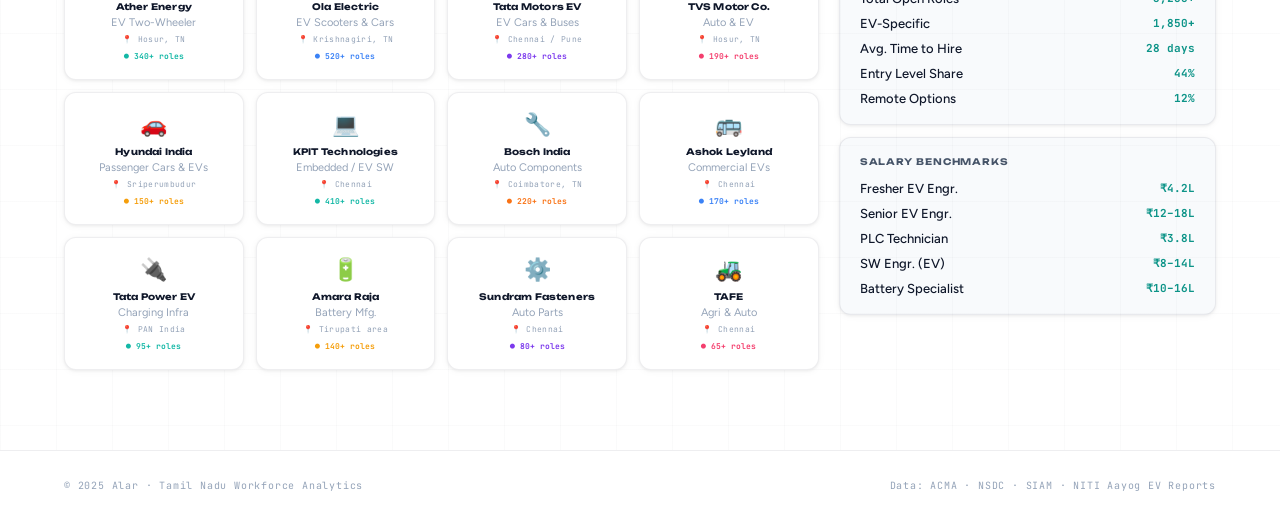
<file: static/industry-analytics.html>
<!DOCTYPE html>
<html lang="en">
<head>
<meta charset="UTF-8"/>
<meta name="viewport" content="width=device-width, initial-scale=1.0"/>
<title>Industry Analytics — ALAR</title>
<link rel="stylesheet" href="industry-analytics-styles.css"/>
<link rel="stylesheet" href="chat-widget.css"/>
<link rel="stylesheet" href="theme-lang.css"/>
</head>
<body>

<!-- PARTICLE CANVAS -->
<canvas id="particle-canvas"></canvas>

<!-- NAV -->
<nav class="nav">
  <a class="brand" href="overview.html">
    <div class="brand-hex">
      <svg viewBox="0 0 36 36" fill="none">
        <polygon points="18,2 33,10 33,26 18,34 3,26 3,10" stroke="rgba(20,184,166,.5)" stroke-width="1" fill="none"/>
        <polygon points="18,6 29,12.5 29,23.5 18,30 7,23.5 7,12.5" stroke="rgba(20,184,166,.25)" stroke-width=".5" fill="none"/>
      </svg>
      <div class="brand-inner">⚡</div>
    </div>
    <div>
      <div class="brand-name">ALAR</div>
      <div class="brand-tag">TN · EV · Automotive</div>
    </div>
  </a>
  <div class="nav-sep"></div>
  <nav class="nav-links">
    <a class="nl" href="overview.html">Overview</a>
    <a class="nl active" href="#">Analytics</a>
    <a class="nl nl-live" href="index.html">Skill Analyser</a>
    <a class="nl" href="course-finder.html">Courses</a>
    <a class="nl" href="job-roles.html">Job Roles</a>
    <a class="nl" href="tn-companies.html">Companies</a>
  </nav>
  <div class="nav-right">
    <div id="st-theme-mount"></div>
    <div id="st-lang-mount"></div>
    <div class="status-pill">
      <div id="sdot"></div>
      <span id="stext">Connecting…</span>
    </div>
    <button class="btn-reset" onclick="resetApp()" title="Reset all data and start over" style="margin-left: 10px; padding: 6px 12px; font-size: 10px; border-radius: 6px; background: var(--bg3); border: 1px solid var(--rim); color: var(--ink3); cursor: pointer; font-family: var(--f-code); font-weight: 700; text-transform: uppercase;">Reset</button>
    <div class="ver-badge">v2.1</div>
  </div>
</nav>

<main>

<!-- TICKER TAPE -->
<div class="ticker-wrap" style="margin-top:64px;">
  <div class="ticker-label">◈ MARKET FEED</div>
  <div class="ticker-track">
    <div class="ticker-inner" id="tickerInner"></div>
  </div>
</div>

<!-- PAGE HERO -->
<section class="page-hero">
  <div class="holo-grid"></div>
  <div class="hero-eyebrow">
    <div class="eyebrow-line"></div>
    <div class="eyebrow-text">Tamil Nadu · EV &amp; Automotive · 2025 Live Intelligence</div>
  </div>
  <div class="page-title-wrap">
    <h1 class="page-title">
      <span class="pt-line1">Industry</span>
      <span class="pt-line2">Analytics</span>
    </h1>
  </div>
  <p class="page-sub">Real-time skill demand mapping, hiring trends, salary benchmarks and market intelligence for Tamil Nadu's EV and automotive manufacturing sector.</p>
  <div class="kpi-strip" id="kpiStrip"></div>
</section>

<!-- SECTION 01: SKILL DEMAND -->
<section class="section section-alt" id="skillSection">
  <div class="holo-grid"></div>
  <div class="section-label reveal">
    <span class="sl-num">// 01</span>
    <span class="sl-text">Skill Demand Index</span>
    <div class="sl-line"></div>
  </div>
  <h2 class="section-title reveal">Skill <span>Demand</span> Matrix</h2>
  <div class="skill-layout">
    <div class="chart-panel reveal" style="--cp-color:var(--g)">
      <div class="cp-head">
        <div class="cp-dot" style="color:var(--g)"></div>
        <div class="cp-title">TOP IN-DEMAND SKILLS — TN EV SECTOR 2025</div>
        <div class="cp-meta" id="skillMeta">HOVER TO INSPECT</div>
      </div>
      <div class="cp-body" style="padding:14px 16px">
        <canvas id="skillBarCanvas"></canvas>
      </div>
    </div>
    <div class="chart-panel reveal" style="--cp-color:var(--m)">
      <div class="cp-head">
        <div class="cp-dot" style="color:var(--m)"></div>
        <div class="cp-title">SKILL CATEGORY SHARE</div>
        <div class="cp-meta" id="donutMeta">HOVER SEGMENT</div>
      </div>
      <div class="cp-body" style="display:flex;flex-direction:column;align-items:center;padding:16px">
        <canvas id="donutCanvas" width="260" height="260"></canvas>
        <div id="donutLegend" style="margin-top:14px;display:flex;flex-wrap:wrap;gap:8px 16px;justify-content:center;"></div>
      </div>
    </div>
  </div>
</section>

<!-- SECTION 02: MARKET TRENDS -->
<section class="section" id="trendSection">
  <div class="holo-grid"></div>
  <div class="section-label reveal">
    <span class="sl-num">// 02</span>
    <span class="sl-text">Market Trends</span>
    <div class="sl-line"></div>
  </div>
  <h2 class="section-title reveal">Salary &amp; Hiring <span>Trends</span></h2>

  <div class="salary-layout" style="margin-bottom:20px">
    <div class="chart-panel reveal" style="--cp-color:var(--b)">
      <div class="cp-head">
        <div class="cp-dot" style="color:var(--b)"></div>
        <div class="cp-title">SALARY GROWTH TREND — EV ROLES</div>
        <div class="cp-meta" id="salaryMeta">HOVER CHART</div>
      </div>
      <div class="cp-body" style="padding:12px 16px 16px">
        <canvas id="salaryCanvas"></canvas>
      </div>
    </div>
    <div class="chart-panel reveal" style="--cp-color:var(--y)">
      <div class="cp-head">
        <div class="cp-dot" style="color:var(--y)"></div>
        <div class="cp-title">HIRING VELOCITY — MONTHLY JOB POSTINGS</div>
        <div class="cp-meta" id="hiringMeta">HOVER CHART</div>
      </div>
      <div class="cp-body" style="padding:12px 16px 16px">
        <canvas id="hiringCanvas"></canvas>
      </div>
    </div>
  </div>

  <div class="section-label reveal" style="margin-top:40px;margin-bottom:20px">
    <span class="sl-num">// 02.B</span>
    <span class="sl-text">Fastest Growing Roles</span>
    <div class="sl-line"></div>
  </div>
  <div class="growth-grid" id="growthGrid"></div>
</section>

<!-- SECTION 03: REGIONAL -->
<section class="section section-alt" id="regionSection">
  <div class="holo-grid"></div>
  <div class="section-label reveal">
    <span class="sl-num">// 03</span>
    <span class="sl-text">Regional Intelligence</span>
    <div class="sl-line"></div>
  </div>
  <h2 class="section-title reveal">Regional <span>Activity</span> Map</h2>

  <div class="salary-layout" style="align-items:start">
    <div class="chart-panel reveal" style="--cp-color:var(--g)">
      <div class="cp-head">
        <div class="cp-dot" style="color:var(--g)"></div>
        <div class="cp-title">EV INDUSTRY CONCENTRATION BY REGION</div>
      </div>
      <div class="cp-body">
        <div class="region-grid" id="regionGrid"></div>
      </div>
    </div>
    <div class="chart-panel reveal" style="--cp-color:var(--b)">
      <div class="cp-head">
        <div class="cp-dot" style="color:var(--b)"></div>
        <div class="cp-title">INDUSTRIAL CLUSTER ACTIVITY</div>
        <div class="cp-meta" id="clusterMeta">HOVER NODE</div>
      </div>
      <div class="cp-body" style="display:flex;align-items:center;justify-content:center;padding:10px">
        <canvas id="clusterCanvas" width="340" height="300"></canvas>
      </div>
    </div>
  </div>
</section>

<!-- SECTION 04: COMPANIES -->
<section class="section" id="companySection">
  <div class="holo-grid"></div>
  <div class="section-label reveal">
    <span class="sl-num">// 04</span>
    <span class="sl-text">Top Hiring Entities</span>
    <div class="sl-line"></div>
  </div>
  <h2 class="section-title reveal">Active <span>Hiring</span> Companies</h2>

  <div class="company-section-layout">
    <div><div class="company-hex-grid" id="companyGrid"></div></div>
    <div class="company-sidebar" id="companySidebar"></div>
  </div>
</section>

</main>

<footer class="footer">
  <div class="footer-left">© 2025 Alar · Tamil Nadu Workforce Analytics</div>
  <div class="footer-right">Data: ACMA · NSDC · SIAM · NITI Aayog EV Reports</div>
</footer>

<script>
'use strict';

/* ─── PARTICLE FIELD (light) ─── */
(function(){
  const API = 'http://localhost:8000';
  
  /* ── HEALTH CHECK ── */
  async function checkHealth(){
    try{
      const d=await fetch(`${API}/api/health`).then(r=>r.json());
      const dot=document.getElementById('sdot');
      const txt=document.getElementById('stext');
      if(dot) dot.style.cssText='width:6px;height:6px;border-radius:50%;background:var(--g);box-shadow:0 0 6px var(--g);animation:blink 2s ease infinite;flex-shrink:0;';
      if(txt) txt.textContent=d.model_loaded?'MODEL READY':'SERVER READY';
    }catch{
      const txt=document.getElementById('stext');
      if(txt) txt.textContent='OFFLINE MODE';
    }
  }
  checkHealth();

  const c=document.getElementById('particle-canvas');
  const ctx=c.getContext('2d');
  let W,H,pts=[];
  const resize=()=>{W=c.width=innerWidth;H=c.height=innerHeight;};
  resize();window.addEventListener('resize',resize);
  for(let i=0;i<70;i++)pts.push({
    x:Math.random()*W,y:Math.random()*H,
    vx:(Math.random()-.5)*.3,vy:(Math.random()-.5)*.3,
    r:Math.random()*1.3+.3,
    col:['#14b8a6','#3b82f6','#f43f6e','#f59e0b'][Math.floor(Math.random()*4)],
    a:Math.random()*.18+.05,
  });
  let pmx=0,pmy=0;
  document.addEventListener('mousemove',e=>{pmx=e.clientX;pmy=e.clientY;});
  function draw(){
    ctx.clearRect(0,0,W,H);
    for(let i=0;i<pts.length;i++){
      for(let j=i+1;j<pts.length;j++){
        const dx=pts[i].x-pts[j].x,dy=pts[i].y-pts[j].y,d=Math.sqrt(dx*dx+dy*dy);
        if(d<100){ctx.beginPath();ctx.moveTo(pts[i].x,pts[i].y);ctx.lineTo(pts[j].x,pts[j].y);ctx.strokeStyle=`rgba(20,184,166,${(1-d/100)*.05})`;ctx.lineWidth=.5;ctx.stroke();}
      }
      const mdx=pts[i].x-pmx,mdy=pts[i].y-pmy,md=Math.sqrt(mdx*mdx+mdy*mdy);
      if(md<90){pts[i].vx+=mdx/md*.3;pts[i].vy+=mdy/md*.3;}
      pts[i].vx*=.99;pts[i].vy*=.99;pts[i].x+=pts[i].vx;pts[i].y+=pts[i].vy;
      if(pts[i].x<0)pts[i].x=W;if(pts[i].x>W)pts[i].x=0;
      if(pts[i].y<0)pts[i].y=H;if(pts[i].y>H)pts[i].y=0;
      ctx.beginPath();ctx.arc(pts[i].x,pts[i].y,pts[i].r,0,Math.PI*2);
      ctx.fillStyle=pts[i].col;ctx.globalAlpha=pts[i].a;ctx.fill();ctx.globalAlpha=1;
    }
    requestAnimationFrame(draw);
  }
  draw();
})();

/* ─── TICKER ─── */
(function(){
  const ticks=[
    {label:'EV BATTERY ENGR',val:'↑ 92%',up:true},
    {label:'PLC/SCADA',val:'↑ 87%',up:true},
    {label:'AVG SALARY',val:'₹4.2L',up:true},
    {label:'SKILL GAP',val:'67%',up:false},
    {label:'EV JOBS 2030',val:'4.2L',up:true},
    {label:'ACTIVE OEMs',val:'12',up:true},
    {label:'EMBEDDED SYS',val:'↑ 81%',up:true},
    {label:'ROBOTICS',val:'↑ 74%',up:true},
    {label:'NEW COURSES',val:'314',up:true},
    {label:'HOSUR CLUSTER',val:'↑ 78%',up:true},
    {label:'POWER ELECTRONICS',val:'↑ 78%',up:true},
    {label:'PYTHON/MATLAB',val:'↑ 65%',up:true},
  ];
  const all=[...ticks,...ticks];
  document.getElementById('tickerInner').innerHTML=all.map(t=>`<div class="ticker-item">${t.label}: <span class="${t.up?'up':'dn'}">${t.val}</span></div>`).join('');
})();

/* ─── KPI CARDS ─── */
(function(){
  const kpis=[
    {cls:'kc-g',cat:'EV_JOBS_2030',val:'4.2L',lbl:'Projected EV jobs in Tamil Nadu by 2030',delta:'↑ 38% annually',dcls:'delta-up'},
    {cls:'kc-b',cat:'EV_MANUFACTURERS',val:'12',lbl:'Active EV manufacturers in TN (2025)',delta:'↑ 4 new this year',dcls:'delta-up'},
    {cls:'kc-m',cat:'SKILL_GAP_INDEX',val:'67%',lbl:'Average skill gap in fresh graduates',delta:'↓ from 72% in 2023',dcls:'delta-down'},
    {cls:'kc-y',cat:'AVG_START_SALARY',val:'₹4.2L',lbl:'Average starting salary (EV roles)',delta:'↑ vs ₹3.6L last year',dcls:'delta-up'},
  ];
  document.getElementById('kpiStrip').innerHTML=kpis.map(k=>`
    <div class="kpi-card ${k.cls}">
      <div class="kpi-cat">${k.cat}</div>
      <div class="kpi-val">${k.val}</div>
      <div class="kpi-lbl">${k.lbl}</div>
      <span class="kpi-delta ${k.dcls}">${k.delta}</span>
    </div>`).join('');
})();

/* ─── SKILL BAR CANVAS (light) ─── */
(function(){
  const canvas=document.getElementById('skillBarCanvas');
  const parent=canvas.parentElement;
  const SKILLS=[
    {label:'EV Battery & BMS',     val:92,c1:'#0d9488',c2:'#3b82f6'},
    {label:'PLC / SCADA / HMI',    val:87,c1:'#2563eb',c2:'#7c3aed'},
    {label:'Embedded Systems',      val:81,c1:'#f43f6e',c2:'#f97316'},
    {label:'Power Electronics',     val:78,c1:'#f59e0b',c2:'#f97316'},
    {label:'Robotics & Automation', val:74,c1:'#14b8a6',c2:'#7c3aed'},
    {label:'Python / MATLAB',       val:65,c1:'#3b82f6',c2:'#14b8a6'},
    {label:'CAD / SolidWorks',      val:61,c1:'#7c3aed',c2:'#f43f6e'},
    {label:'Six Sigma / FMEA',      val:55,c1:'#f97316',c2:'#f59e0b'},
    {label:'IoT / CAN Bus',         val:52,c1:'#f43f6e',c2:'#7c3aed'},
    {label:'Vehicle Diagnostics',   val:48,c1:'#f59e0b',c2:'#14b8a6'},
  ];
  let W,H,triggered=false,startTime=null,hovered=-1,particles=[];
  const barH=16,gap=32,ML=178,MR=50,MT=10;
  const reached=new Array(SKILLS.length).fill(false);

  function resize(){W=canvas.width=parent.offsetWidth;H=canvas.height=SKILLS.length*gap+MT+16;}
  resize();window.addEventListener('resize',resize);
  const ctx=canvas.getContext('2d');

  function burst(x,y,col){for(let i=0;i<12;i++){const a=Math.random()*Math.PI*2,s=1+Math.random()*2.5;particles.push({x,y,vx:Math.cos(a)*s,vy:Math.sin(a)*s,a:1,col,r:1+Math.random()*2});}}
  function rr(ctx,x,y,w,h,r){ctx.beginPath();ctx.moveTo(x+r,y);ctx.lineTo(x+w-r,y);ctx.quadraticCurveTo(x+w,y,x+w,y+r);ctx.lineTo(x+w,y+h-r);ctx.quadraticCurveTo(x+w,y+h,x+w-r,y+h);ctx.lineTo(x+r,y+h);ctx.quadraticCurveTo(x,y+h,x,y+h-r);ctx.lineTo(x,y+r);ctx.quadraticCurveTo(x,y,x+r,y);ctx.closePath();}

  function draw(ts){
    if(!startTime)startTime=ts;
    const elapsed=ts-startTime;
    ctx.clearRect(0,0,W,H);
    const maxW=W-ML-MR;

    // grid lines
    ctx.strokeStyle='rgba(15,23,42,.06)';ctx.lineWidth=.5;
    [25,50,75,100].forEach(p=>{const x=ML+(p/100)*maxW;ctx.beginPath();ctx.moveTo(x,MT);ctx.lineTo(x,H-8);ctx.stroke();ctx.font='8px "JetBrains Mono"';ctx.fillStyle='rgba(100,116,139,.5)';ctx.textAlign='center';ctx.fillText(p,x,H-2);});

    SKILLS.forEach((s,i)=>{
      const y=MT+i*gap;
      const er=triggered?Math.min(elapsed/(800+i*60),1):0;
      const eased=1-Math.pow(1-er,4);
      const w=eased*(s.val/100)*maxW;
      const isH=hovered===i;

      ctx.font=`${isH?'600':'500'} 10.5px "JetBrains Mono"`;
      ctx.fillStyle=isH?'#0f172a':'#64748b';
      ctx.textAlign='right';ctx.fillText(s.label,ML-10,y+barH/2+4);

      ctx.fillStyle='rgba(15,23,42,.05)';rr(ctx,ML,y,maxW,barH,3);ctx.fill();

      if(w>2){
        const g=ctx.createLinearGradient(ML,0,ML+w,0);
        g.addColorStop(0,s.c1+(isH?'ff':'cc'));g.addColorStop(1,s.c2+(isH?'ff':'cc'));
        ctx.fillStyle=g;rr(ctx,ML,y,w,barH,3);ctx.fill();

        // shimmer
        const shimX=ML+(w*((ts%1800)/1800));
        const sg=ctx.createLinearGradient(shimX-20,0,shimX+20,0);
        sg.addColorStop(0,'rgba(255,255,255,0)');sg.addColorStop(.5,'rgba(255,255,255,.3)');sg.addColorStop(1,'rgba(255,255,255,0)');
        ctx.fillStyle=sg;rr(ctx,ML,y,w,barH,3);ctx.fill();

        if(isH){ctx.shadowColor=s.c2;ctx.shadowBlur=12;rr(ctx,ML,y,w,barH,3);ctx.fillStyle='rgba(0,0,0,0)';ctx.fill();ctx.shadowBlur=0;}

        ctx.beginPath();ctx.arc(ML+w,y+barH/2,isH?5:3,0,Math.PI*2);
        ctx.fillStyle=s.c2;if(isH){ctx.shadowColor=s.c2;ctx.shadowBlur=14;}ctx.fill();ctx.shadowBlur=0;

        ctx.font='700 9.5px "JetBrains Mono"';
        ctx.fillStyle=isH?s.c2:'#94a3b8';ctx.textAlign='left';
        ctx.fillText(s.val+'%',ML+w+8,y+barH/2+4);ctx.textAlign='right';

        if(er>=1&&!reached[i]){burst(ML+(s.val/100)*maxW,y+barH/2,s.c2);reached[i]=true;}
      }
    });

    particles=particles.filter(p=>p.a>.02);
    particles.forEach(p=>{p.x+=p.vx;p.y+=p.vy;p.vy+=.07;p.vx*=.97;p.a-=.022;ctx.beginPath();ctx.arc(p.x,p.y,p.r,0,Math.PI*2);ctx.fillStyle=p.col+Math.floor(p.a*255).toString(16).padStart(2,'0');ctx.fill();});
    requestAnimationFrame(draw);
  }
  requestAnimationFrame(draw);

  canvas.addEventListener('mousemove',e=>{const rect=canvas.getBoundingClientRect();const my=(e.clientY-rect.top);const idx=Math.floor((my-MT)/gap);hovered=(idx>=0&&idx<SKILLS.length)?idx:-1;document.getElementById('skillMeta').textContent=hovered>=0?`${SKILLS[hovered].label}: ${SKILLS[hovered].val}/100 DEMAND SCORE`:'HOVER TO INSPECT';});
  canvas.addEventListener('mouseleave',()=>{hovered=-1;document.getElementById('skillMeta').textContent='HOVER TO INSPECT';});
  new IntersectionObserver(e=>{if(e[0].isIntersecting){triggered=true;startTime=null;}},{threshold:.2}).observe(canvas);
})();

/* ─── DONUT CANVAS (light) ─── */
(function(){
  const canvas=document.getElementById('donutCanvas');
  const ctx=canvas.getContext('2d');
  const S=260;canvas.width=canvas.height=S;
  const cx=S/2,cy=S/2,R=100,r=62;
  const SEGS=[
    {label:'Electrical & EV',    val:35,c:'#14b8a6'},
    {label:'Automation',         val:24,c:'#3b82f6'},
    {label:'Software & Embedded',val:18,c:'#7c3aed'},
    {label:'Manufacturing',      val:14,c:'#f59e0b'},
    {label:'Safety & QC',        val:9, c:'#f43f6e'},
  ];
  const total=SEGS.reduce((a,b)=>a+b.val,0);
  let fillProgress=0,triggered=false,hovered=-1,rotAngle=0,sparkles=[];

  document.getElementById('donutLegend').innerHTML=SEGS.map(s=>`
    <div style="display:flex;align-items:center;gap:5px;">
      <span style="width:8px;height:8px;border-radius:2px;background:${s.c};display:block;flex-shrink:0;"></span>
      <span style="font-family:'JetBrains Mono',monospace;font-size:8.5px;color:#64748b;letter-spacing:.05em;">${s.label}: ${s.val}%</span>
    </div>`).join('');

  canvas.addEventListener('mousemove',e=>{
    const rect=canvas.getBoundingClientRect();
    const emx=e.clientX-rect.left-cx,emy=e.clientY-rect.top-cy;
    const dist=Math.sqrt(emx*emx+emy*emy);
    const prev=hovered;
    if(dist>r&&dist<R+18){
      let angle=Math.atan2(emy,emx)-rotAngle;
      while(angle<0)angle+=Math.PI*2;
      let start=0;hovered=-1;
      SEGS.forEach((s,i)=>{const slice=(s.val/total)*Math.PI*2;if(angle>=start&&angle<start+slice)hovered=i;start+=slice;});
    }else{hovered=-1;}
    if(hovered!==prev&&hovered>=0){
      for(let i=0;i<16;i++){const a=Math.random()*Math.PI*2,sp=1+Math.random()*2;sparkles.push({x:cx+Math.cos(a)*(r+20),y:cy+Math.sin(a)*(r+20),vx:Math.cos(a)*sp,vy:Math.sin(a)*sp,a:1,col:SEGS[hovered].c,r:1+Math.random()*2});}
      document.getElementById('donutMeta').textContent=`${SEGS[hovered].label}: ${SEGS[hovered].val}%`;
    }else if(hovered<0){document.getElementById('donutMeta').textContent='HOVER SEGMENT';}
  });
  canvas.addEventListener('mouseleave',()=>{hovered=-1;document.getElementById('donutMeta').textContent='HOVER SEGMENT';});

  function drawFrame(){
    ctx.clearRect(0,0,S,S);
    if(triggered&&fillProgress<1)fillProgress=Math.min(fillProgress+.016,1);
    const fe=1-Math.pow(1-fillProgress,3);
    rotAngle+=0.003;

    // bg ring
    ctx.beginPath();ctx.arc(cx,cy,R,0,Math.PI*2);ctx.arc(cx,cy,r,0,Math.PI*2,true);
    ctx.fillStyle='rgba(15,23,42,.04)';ctx.fill();

    let start=rotAngle-Math.PI/2;
    SEGS.forEach((s,i)=>{
      const slice=(s.val/total)*Math.PI*2*fe;
      const isH=hovered===i;
      const outerR=isH?R+8:R,innerR=isH?r-4:r;
      ctx.beginPath();ctx.arc(cx,cy,outerR,start,start+slice);ctx.arc(cx,cy,innerR,start+slice,start,true);ctx.closePath();
      const g=ctx.createLinearGradient(cx+Math.cos(start)*r,cy+Math.sin(start)*r,cx+Math.cos(start+slice)*outerR,cy+Math.sin(start+slice)*outerR);
      g.addColorStop(0,s.c+'bb');g.addColorStop(1,s.c+'ff');
      ctx.fillStyle=g;
      if(isH){ctx.shadowColor=s.c;ctx.shadowBlur=16;}ctx.fill();ctx.shadowBlur=0;
      // gap line
      ctx.save();ctx.strokeStyle='#f8fafc';ctx.lineWidth=2;ctx.beginPath();ctx.moveTo(cx+Math.cos(start)*r,cy+Math.sin(start)*r);ctx.lineTo(cx+Math.cos(start)*outerR,cy+Math.sin(start)*outerR);ctx.stroke();ctx.restore();
      start+=slice;
    });

    // center text
    ctx.font='700 20px "Unbounded"';ctx.fillStyle='#0f172a';ctx.textAlign='center';ctx.textBaseline='middle';
    if(hovered>=0){ctx.fillText(SEGS[hovered].val+'%',cx,cy-8);ctx.font='600 8px "JetBrains Mono"';ctx.fillStyle=SEGS[hovered].c;ctx.fillText(SEGS[hovered].label.toUpperCase(),cx,cy+14);}
    else{ctx.fillText('100%',cx,cy-8);ctx.font='600 8px "JetBrains Mono"';ctx.fillStyle='#94a3b8';ctx.fillText('SKILL MIX',cx,cy+14);}
    ctx.textBaseline='alphabetic';

    sparkles=sparkles.filter(p=>p.a>.02);
    sparkles.forEach(p=>{p.x+=p.vx;p.y+=p.vy;p.vy+=.05;p.a-=.025;ctx.beginPath();ctx.arc(p.x,p.y,p.r,0,Math.PI*2);ctx.fillStyle=p.col+Math.floor(p.a*255).toString(16).padStart(2,'0');ctx.fill();});
    requestAnimationFrame(drawFrame);
  }
  requestAnimationFrame(drawFrame);
  new IntersectionObserver(e=>{if(e[0].isIntersecting)triggered=true;},{threshold:.3}).observe(canvas);
})();

/* ─── SALARY TREND CANVAS (light) ─── */
(function(){
  const canvas=document.getElementById('salaryCanvas');
  const parent=canvas.parentElement;
  const ctx=canvas.getContext('2d');
  const YEARS=['2020','2021','2022','2023','2024','2025'];
  const EV=[2.4,2.7,3.0,3.4,3.8,4.2];
  const TRAD=[2.2,2.3,2.5,2.7,2.9,3.1];
  let W,H,triggered=false,drawProgress=0,hovered=-1;
  const ML=44,MR=20,MT=18,MB=28;
  function resize(){W=canvas.width=parent.offsetWidth;H=canvas.height=200;}
  resize();window.addEventListener('resize',resize);
  function px(i){return ML+(i/(YEARS.length-1))*(W-ML-MR);}
  function py(v){return MT+(1-(v-1.5)/3.5)*(H-MT-MB);}
  function bezLine(data,col,w2,dashed){
    ctx.save();ctx.strokeStyle=col;ctx.lineWidth=w2;ctx.lineCap='round';ctx.lineJoin='round';
    if(dashed)ctx.setLineDash([4,4]);
    const clampI=drawProgress*(YEARS.length-1);
    ctx.beginPath();
    data.forEach((v,i)=>{if(i>clampI)return;const x=px(i),y=py(v);i===0?ctx.moveTo(x,y):(ctx.bezierCurveTo((px(i-1)+px(i))/2,py(data[i-1]),(px(i-1)+px(i))/2,y,x,y));});
    ctx.stroke();ctx.restore();
  }
  function drawFrame(){
    ctx.clearRect(0,0,W,H);
    if(triggered&&drawProgress<1)drawProgress=Math.min(drawProgress+.014,1);
    const dp=1-Math.pow(1-drawProgress,3);
    // grid
    ctx.strokeStyle='rgba(15,23,42,.06)';ctx.lineWidth=.5;
    [2.0,2.5,3.0,3.5,4.0,4.5].forEach(v=>{const y=py(v);ctx.beginPath();ctx.moveTo(ML,y);ctx.lineTo(W-MR,y);ctx.stroke();ctx.font='8px "JetBrains Mono"';ctx.fillStyle='rgba(100,116,139,.7)';ctx.textAlign='right';ctx.fillText('₹'+v+'L',ML-5,y+3);});
    YEARS.forEach((yr,i)=>{ctx.font='8px "JetBrains Mono"';ctx.fillStyle='rgba(100,116,139,.7)';ctx.textAlign='center';ctx.fillText(yr,px(i),H-MB+14);});
    // fill
    const fillG=ctx.createLinearGradient(0,MT,0,H-MB);fillG.addColorStop(0,'rgba(59,130,246,.12)');fillG.addColorStop(1,'rgba(59,130,246,0)');
    ctx.save();ctx.beginPath();
    const clampI=dp*(YEARS.length-1);
    EV.forEach((v,i)=>{if(i>clampI)return;const x=px(i),y=py(v);i===0?ctx.moveTo(x,y):(ctx.bezierCurveTo((px(i-1)+px(i))/2,py(EV[i-1]),(px(i-1)+px(i))/2,y,x,y));});
    ctx.lineTo(px(Math.min(Math.floor(clampI),YEARS.length-1)),H-MB);ctx.lineTo(ML,H-MB);ctx.closePath();ctx.fillStyle=fillG;ctx.fill();ctx.restore();
    bezLine(TRAD,'rgba(244,63,110,.5)',1.5,true);
    bezLine(EV,'#3b82f6',2.5);
    // dots
    EV.forEach((v,i)=>{if(i>clampI)return;const x=px(i),y=py(v),isH=hovered===i;ctx.beginPath();ctx.arc(x,y,isH?7:4,0,Math.PI*2);ctx.fillStyle=isH?'#2563eb':'rgba(59,130,246,.9)';if(isH){ctx.shadowColor='#3b82f6';ctx.shadowBlur=12;}ctx.fill();ctx.shadowBlur=0;});
    // crosshair + tooltip
    if(hovered>=0){
      const hx=px(hovered);ctx.save();ctx.strokeStyle='rgba(59,130,246,.25)';ctx.lineWidth=1;ctx.setLineDash([3,3]);ctx.beginPath();ctx.moveTo(hx,MT);ctx.lineTo(hx,H-MB);ctx.stroke();ctx.restore();
      const tw=148,th=52,tx=Math.min(hx+8,W-MR-tw),ty=MT+4;
      ctx.fillStyle='rgba(255,255,255,.97)';ctx.strokeStyle='rgba(59,130,246,.2)';ctx.lineWidth=1;
      ctx.shadowColor='rgba(0,0,0,.08)';ctx.shadowBlur=12;
      ctx.beginPath();ctx.roundRect(tx,ty,tw,th,5);ctx.fill();ctx.stroke();ctx.shadowBlur=0;
      ctx.font='700 8px "JetBrains Mono"';ctx.fillStyle='#64748b';ctx.textAlign='left';ctx.fillText(YEARS[hovered],tx+10,ty+14);
      ctx.fillStyle='#2563eb';ctx.fillText('EV ROLES: ₹'+EV[hovered]+'L',tx+10,ty+28);
      ctx.fillStyle='rgba(244,63,110,.9)';ctx.fillText('TRAD MFGR: ₹'+TRAD[hovered]+'L',tx+10,ty+42);
    }
    // legend
    ctx.font='8px "JetBrains Mono"';ctx.textAlign='left';
    [['━ EV ROLES','#3b82f6'],['━ TRADITIONAL','rgba(244,63,110,.8)']].forEach(([l,c],i)=>{ctx.fillStyle=c;ctx.fillText(l,ML+i*130,MT-4);});
    requestAnimationFrame(drawFrame);
  }
  requestAnimationFrame(drawFrame);
  canvas.addEventListener('mousemove',e=>{const rect=canvas.getBoundingClientRect();const emx=e.clientX-rect.left;let best=-1,bestD=9999;YEARS.forEach((_,i)=>{const d=Math.abs(px(i)-emx);if(d<bestD){bestD=d;best=i;}});hovered=bestD<22?best:-1;document.getElementById('salaryMeta').textContent=hovered>=0?`${YEARS[hovered]}: EV ₹${EV[hovered]}L vs Traditional ₹${TRAD[hovered]}L`:'HOVER CHART';});
  canvas.addEventListener('mouseleave',()=>{hovered=-1;document.getElementById('salaryMeta').textContent='HOVER CHART';});
  new IntersectionObserver(e=>{if(e[0].isIntersecting)triggered=true;},{threshold:.3}).observe(canvas);
})();

/* ─── HIRING VELOCITY CANVAS (light) ─── */
(function(){
  const canvas=document.getElementById('hiringCanvas');
  const parent=canvas.parentElement;
  const ctx=canvas.getContext('2d');
  const MONTHS=['J','F','M','A','M','J','J','A','S','O','N','D'];
  const POSTS=[210,245,280,310,370,420,460,490,510,540,570,610];
  let W,H,triggered=false,drawProgress=0,hovered=-1,barAnim=[];
  const ML=40,MR=12,MT=16,MB=28;
  function resize(){W=canvas.width=parent.offsetWidth;H=canvas.height=200;barAnim=new Array(MONTHS.length).fill(0);}
  resize();window.addEventListener('resize',resize);
  function bpx(i){return ML+i*((W-ML-MR)/11)+((W-ML-MR)/22);}
  function draw(){
    ctx.clearRect(0,0,W,H);
    if(triggered&&drawProgress<1)drawProgress=Math.min(drawProgress+.014,1);
    const dp=1-Math.pow(1-drawProgress,3);
    const maxP=Math.max(...POSTS),chartH=H-MT-MB;
    const bw=(W-ML-MR)/(MONTHS.length*1.6);
    // grid
    ctx.strokeStyle='rgba(15,23,42,.06)';ctx.lineWidth=.5;
    [200,300,400,500,600].forEach(v=>{const y=MT+(1-(v/maxP))*chartH;ctx.beginPath();ctx.moveTo(ML,y);ctx.lineTo(W-MR,y);ctx.stroke();ctx.font='7.5px "JetBrains Mono"';ctx.fillStyle='rgba(100,116,139,.6)';ctx.textAlign='right';ctx.fillText(v,ML-4,y+3);});
    MONTHS.forEach((m,i)=>{ctx.font='8px "JetBrains Mono"';ctx.fillStyle='rgba(100,116,139,.6)';ctx.textAlign='center';ctx.fillText(m,bpx(i),H-MB+14);});
    // bars
    MONTHS.forEach((m,i)=>{
      const targetH=(POSTS[i]/maxP)*chartH*dp;
      barAnim[i]+=(targetH-barAnim[i])*.12;
      const x=bpx(i)-bw/2,y=H-MB-barAnim[i];
      const isH=hovered===i;
      const g=ctx.createLinearGradient(0,y,0,H-MB);
      g.addColorStop(0,isH?'#d97706':'rgba(245,158,11,.75)');
      g.addColorStop(1,'rgba(245,158,11,.12)');
      ctx.fillStyle=g;
      if(isH){ctx.shadowColor='#f59e0b';ctx.shadowBlur=12;}
      ctx.beginPath();ctx.roundRect(x,y,bw,barAnim[i],3);ctx.fill();ctx.shadowBlur=0;
      if(isH){ctx.font='700 9px "JetBrains Mono"';ctx.fillStyle='#92400e';ctx.textAlign='center';ctx.fillText(POSTS[i],bpx(i),y-5);}
    });
    requestAnimationFrame(draw);
  }
  requestAnimationFrame(draw);
  canvas.addEventListener('mousemove',e=>{const rect=canvas.getBoundingClientRect();const emx=e.clientX-rect.left;let best=-1,bestD=9999;MONTHS.forEach((_,i)=>{const d=Math.abs(bpx(i)-emx);if(d<bestD){bestD=d;best=i;}});hovered=bestD<24?best:-1;document.getElementById('hiringMeta').textContent=hovered>=0?`${['Jan','Feb','Mar','Apr','May','Jun','Jul','Aug','Sep','Oct','Nov','Dec'][hovered]} 2025: ${POSTS[hovered]} job postings`:'HOVER CHART';});
  canvas.addEventListener('mouseleave',()=>{hovered=-1;document.getElementById('hiringMeta').textContent='HOVER CHART';});
  new IntersectionObserver(e=>{if(e[0].isIntersecting)triggered=true;},{threshold:.3}).observe(canvas);
})();

/* ─── GROWTH CARDS ─── */
(function(){
  const roles=[
    {n:'01',title:'EV Charging Infrastructure Engr.',co:'Tata Power · EESL · ChargeZone',pct:96,badge:'HOT',bcls:'badge-hot',gc:'#f43f6e'},
    {n:'02',title:'Battery Management Engineer',co:'Ather Energy · Tata EV · Ola',pct:91,badge:'HOT',bcls:'badge-hot',gc:'#f43f6e'},
    {n:'03',title:'Automation Technician (EV)',co:'TVS Motor · Hyundai Chennai',pct:84,badge:'RISING',bcls:'badge-rise',gc:'#14b8a6'},
    {n:'04',title:'Automotive Software Engineer',co:'KPIT Technologies · Bosch India',pct:79,badge:'RISING',bcls:'badge-rise',gc:'#14b8a6'},
    {n:'05',title:'EV Motor Design Engineer',co:'Ola Electric · TVS · Tata Motors',pct:73,badge:'NEW',bcls:'badge-new',gc:'#f59e0b'},
    {n:'06',title:'IoT / Connected Vehicle Engr.',co:'Mahindra · Tata Elxsi · Wipro',pct:68,badge:'NEW',bcls:'badge-new',gc:'#f59e0b'},
  ];
  document.getElementById('growthGrid').innerHTML=roles.map(r=>`
    <div class="growth-card reveal" style="--gc:${r.gc}">
      <div class="gc-role">// ROLE_${r.n}</div>
      <div class="gc-title">${r.title}</div>
      <div class="gc-company">${r.co}</div>
      <div class="gc-bar-track"><div class="gc-bar-fill" data-w="${r.pct}" style="background:linear-gradient(90deg,${r.gc}88,${r.gc});"></div></div>
      <div class="gc-stat">
        <span class="gc-pct">${r.pct}% DEMAND</span>
        <span class="gc-badge ${r.bcls}">${r.badge}</span>
      </div>
    </div>`).join('');
})();

/* ─── REGION BARS ─── */
(function(){
  const regions=[
    {city:'Chennai',meta:'~1.8L projected jobs',pct:92,sub:'OEM hub · Hyundai · Ford · Tata',grad:'linear-gradient(90deg,var(--g),var(--b))'},
    {city:'Hosur',meta:'~1.1L projected jobs',pct:78,sub:'EV capital · Ather · TVS · Tata',grad:'linear-gradient(90deg,var(--b),var(--v))'},
    {city:'Coimbatore',meta:'~0.8L projected jobs',pct:61,sub:'Tier-2 component suppliers',grad:'linear-gradient(90deg,var(--m),var(--b))'},
    {city:'Madurai',meta:'~0.3L projected jobs',pct:38,sub:'Emerging EV cluster',grad:'linear-gradient(90deg,var(--y),var(--o))'},
    {city:'Salem',meta:'~0.2L projected jobs',pct:29,sub:'Auto parts & ancillaries',grad:'linear-gradient(90deg,var(--v),var(--m))'},
    {city:'Tirunelveli',meta:'~0.1L projected jobs',pct:18,sub:'New entrant · SE TN',grad:'linear-gradient(90deg,var(--o),var(--y))'},
  ];
  document.getElementById('regionGrid').innerHTML=regions.map(r=>`
    <div class="rg-row reveal">
      <div class="rg-top">
        <span class="rg-city">${r.city}</span>
        <span class="rg-meta">${r.meta} · <span style="color:var(--g2);font-family:'JetBrains Mono',mono;font-size:9px;font-weight:700;">${r.pct}%</span></span>
      </div>
      <div class="rg-track"><div class="rg-fill" data-w="${r.pct}" style="background:${r.grad}"></div></div>
      <div class="rg-sublabel">${r.sub}</div>
    </div>`).join('');
})();

/* ─── CLUSTER MAP CANVAS (light) ─── */
(function(){
  const canvas=document.getElementById('clusterCanvas');
  const ctx=canvas.getContext('2d');
  const W=340,H=300;
  const NODES=[
    {label:'Chennai',x:230,y:220,r:28,c:'#14b8a6',jobs:'1.8L',type:'OEM Hub'},
    {label:'Hosur',x:170,y:150,r:22,c:'#3b82f6',jobs:'1.1L',type:'EV Capital'},
    {label:'Coimbatore',x:80,y:140,r:18,c:'#7c3aed',jobs:'0.8L',type:'Tier-2'},
    {label:'Madurai',x:150,y:250,r:14,c:'#f59e0b',jobs:'0.3L',type:'Emerging'},
    {label:'Salem',x:120,y:90,r:12,c:'#f43f6e',jobs:'0.2L',type:'Parts'},
    {label:'Tirunelveli',x:200,y:285,r:10,c:'#f97316',jobs:'0.1L',type:'New'},
  ];
  const LINKS=[[0,1],[1,2],[1,3],[0,3],[2,4],[1,4],[0,5]];
  let hovered=-1,t=0,sparkles=[];

  canvas.addEventListener('mousemove',e=>{
    const rect=canvas.getBoundingClientRect();
    const emx=e.clientX-rect.left,emy=e.clientY-rect.top;
    const prev=hovered;hovered=-1;
    NODES.forEach((n,i)=>{const dx=emx-n.x,dy=emy-n.y;if(Math.sqrt(dx*dx+dy*dy)<n.r+8)hovered=i;});
    if(hovered!==prev&&hovered>=0){
      for(let i=0;i<14;i++){const a=Math.random()*Math.PI*2,sp=1+Math.random()*2;sparkles.push({x:NODES[hovered].x,y:NODES[hovered].y,vx:Math.cos(a)*sp,vy:Math.sin(a)*sp,a:1,col:NODES[hovered].c,r:1.5+Math.random()*1.5});}
      document.getElementById('clusterMeta').textContent=`${NODES[hovered].label}: ${NODES[hovered].jobs} jobs · ${NODES[hovered].type}`;
    }
    if(hovered<0)document.getElementById('clusterMeta').textContent='HOVER NODE';
  });
  canvas.addEventListener('mouseleave',()=>{hovered=-1;document.getElementById('clusterMeta').textContent='HOVER NODE';});

  function draw(){
    ctx.clearRect(0,0,W,H);t+=.018;
    LINKS.forEach(([a,b])=>{
      const na=NODES[a],nb=NODES[b];
      const g=ctx.createLinearGradient(na.x,na.y,nb.x,nb.y);
      g.addColorStop(0,na.c+'33');g.addColorStop(1,nb.c+'33');
      ctx.beginPath();ctx.moveTo(na.x,na.y);ctx.lineTo(nb.x,nb.y);ctx.strokeStyle=g;ctx.lineWidth=1;ctx.stroke();
      const tp=(Math.sin(t+a*.8)*.5+.5);
      const dx=nb.x-na.x,dy=nb.y-na.y;
      ctx.beginPath();ctx.arc(na.x+dx*tp,na.y+dy*tp,2,0,Math.PI*2);ctx.fillStyle=na.c+'bb';ctx.fill();
    });
    NODES.forEach((n,i)=>{
      const isH=hovered===i;
      const pulse=1+Math.sin(t+i*.7)*.07;
      // glow
      const gr=ctx.createRadialGradient(n.x,n.y,0,n.x,n.y,(n.r+14)*pulse);
      gr.addColorStop(0,n.c+'28');gr.addColorStop(1,n.c+'00');
      ctx.beginPath();ctx.arc(n.x,n.y,(n.r+14)*pulse,0,Math.PI*2);ctx.fillStyle=gr;ctx.fill();
      // main
      const bg=ctx.createRadialGradient(n.x-n.r*.3,n.y-n.r*.3,0,n.x,n.y,n.r);
      bg.addColorStop(0,n.c+'ee');bg.addColorStop(1,n.c+'88');
      ctx.beginPath();ctx.arc(n.x,n.y,n.r*pulse*(isH?1.15:1),0,Math.PI*2);
      ctx.fillStyle=bg;if(isH){ctx.shadowColor=n.c;ctx.shadowBlur=18;}ctx.fill();ctx.shadowBlur=0;
      ctx.beginPath();ctx.arc(n.x,n.y,n.r*pulse*(isH?1.15:1),0,Math.PI*2);
      ctx.strokeStyle=n.c;ctx.lineWidth=isH?2:1;ctx.stroke();
      ctx.font=`700 ${Math.max(8,n.r*.38)}px "JetBrains Mono"`;
      ctx.fillStyle=isH?'#fff':'rgba(255,255,255,.95)';ctx.textAlign='center';ctx.textBaseline='middle';
      ctx.fillText(n.label.length>7?n.label.slice(0,6)+'…':n.label,n.x,n.y);
      ctx.textBaseline='alphabetic';
      if(isH){ctx.font='700 9px "JetBrains Mono"';ctx.fillStyle=n.c;ctx.textAlign='center';ctx.fillText(n.jobs,n.x,n.y+n.r+14);}
    });
    sparkles=sparkles.filter(p=>p.a>.02);
    sparkles.forEach(p=>{p.x+=p.vx;p.y+=p.vy;p.vy+=.04;p.a-=.025;ctx.beginPath();ctx.arc(p.x,p.y,p.r,0,Math.PI*2);ctx.fillStyle=p.col+Math.floor(p.a*255).toString(16).padStart(2,'0');ctx.fill();});
    requestAnimationFrame(draw);
  }
  draw();
})();

/* ─── COMPANY GRID ─── */
(function(){
  const companies=[
    {e:'🛵',n:'Ather Energy',t:'EV Two-Wheeler',c:'Hosur, TN',open:'340+ roles',col:'#14b8a6'},
    {e:'⚡',n:'Ola Electric',t:'EV Scooters & Cars',c:'Krishnagiri, TN',open:'520+ roles',col:'#3b82f6'},
    {e:'🚗',n:'Tata Motors EV',t:'EV Cars & Buses',c:'Chennai / Pune',open:'280+ roles',col:'#7c3aed'},
    {e:'🏍',n:'TVS Motor Co.',t:'Auto & EV',c:'Hosur, TN',open:'190+ roles',col:'#f43f6e'},
    {e:'🚗',n:'Hyundai India',t:'Passenger Cars & EVs',c:'Sriperumbudur',open:'150+ roles',col:'#f59e0b'},
    {e:'💻',n:'KPIT Technologies',t:'Embedded / EV SW',c:'Chennai',open:'410+ roles',col:'#14b8a6'},
    {e:'🔧',n:'Bosch India',t:'Auto Components',c:'Coimbatore, TN',open:'220+ roles',col:'#f97316'},
    {e:'🚌',n:'Ashok Leyland',t:'Commercial EVs',c:'Chennai',open:'170+ roles',col:'#3b82f6'},
    {e:'🔌',n:'Tata Power EV',t:'Charging Infra',c:'PAN India',open:'95+ roles',col:'#14b8a6'},
    {e:'🔋',n:'Amara Raja',t:'Battery Mfg.',c:'Tirupati area',open:'140+ roles',col:'#f59e0b'},
    {e:'⚙️',n:'Sundram Fasteners',t:'Auto Parts',c:'Chennai',open:'80+ roles',col:'#7c3aed'},
    {e:'🚜',n:'TAFE',t:'Agri & Auto',c:'Chennai',open:'65+ roles',col:'#f43f6e'},
  ];
  document.getElementById('companyGrid').innerHTML=companies.map(c=>`
    <div class="company-hex reveal" style="--chc:${c.col}">
      <div class="ch-emoji">${c.e}</div>
      <div class="ch-name">${c.n}</div>
      <div class="ch-type">${c.t}</div>
      <div class="ch-loc">📍 ${c.c}</div>
      <div class="ch-open" style="color:${c.col}">● ${c.open}</div>
    </div>`).join('');

  const sidebar_data=[
    {title:'HIRING SNAPSHOT',items:[
      {l:'Total Open Roles',v:'3,200+'},
      {l:'EV-Specific',v:'1,850+'},
      {l:'Avg. Time to Hire',v:'28 days'},
      {l:'Entry Level Share',v:'44%'},
      {l:'Remote Options',v:'12%'},
    ]},
    {title:'SALARY BENCHMARKS',items:[
      {l:'Fresher EV Engr.',v:'₹4.2L'},
      {l:'Senior EV Engr.',v:'₹12–18L'},
      {l:'PLC Technician',v:'₹3.8L'},
      {l:'SW Engr. (EV)',v:'₹8–14L'},
      {l:'Battery Specialist',v:'₹10–16L'},
    ]},
  ];
  document.getElementById('companySidebar').innerHTML=sidebar_data.map(s=>`
    <div class="csb-card">
      <div class="csb-title">${s.title}</div>
      <div class="csb-list">${s.items.map(i=>`<div class="csb-item"><span class="csb-label">${i.l}</span><span class="csb-val">${i.v}</span></div>`).join('')}</div>
    </div>`).join('');
})();

/* ── VERIFICATION GUARD REMOVED ── */

function resetApp() {
  if (confirm('Reset everything? This clears all skills and verification data.')) {
    ['alar_verified_skills','alar_verified_timestamp','alar_industry_score','alar_temp_skills']
      .forEach(k => localStorage.removeItem(k));
    window.location.href = 'index.html';
  }
}

/* ─── SCROLL REVEAL + BAR FILLS ─── */
const revealObs=new IntersectionObserver(entries=>{
  entries.forEach(e=>{
    if(e.isIntersecting){
      e.target.classList.add('in');
      e.target.querySelectorAll('.gc-bar-fill,.rg-fill').forEach((b,i)=>{
        setTimeout(()=>{b.style.width=b.dataset.w+'%';},i*100+200);
      });
    }
  });
},{threshold:.1});
document.querySelectorAll('.reveal').forEach(el=>revealObs.observe(el));

new IntersectionObserver(e=>{
  if(e[0].isIntersecting)document.querySelectorAll('.rg-fill').forEach((b,i)=>setTimeout(()=>b.style.width=b.dataset.w+'%',i*140+300));
},{threshold:.2}).observe(document.getElementById('regionSection'));

new IntersectionObserver(e=>{
  if(e[0].isIntersecting)document.querySelectorAll('.gc-bar-fill').forEach((b,i)=>setTimeout(()=>b.style.width=b.dataset.w+'%',i*120+300));
},{threshold:.2}).observe(document.getElementById('trendSection'));
</script>
<script src="chat-widget.js"></script>
<script src="theme-lang.js"></script>
</body>
</html>
</file>
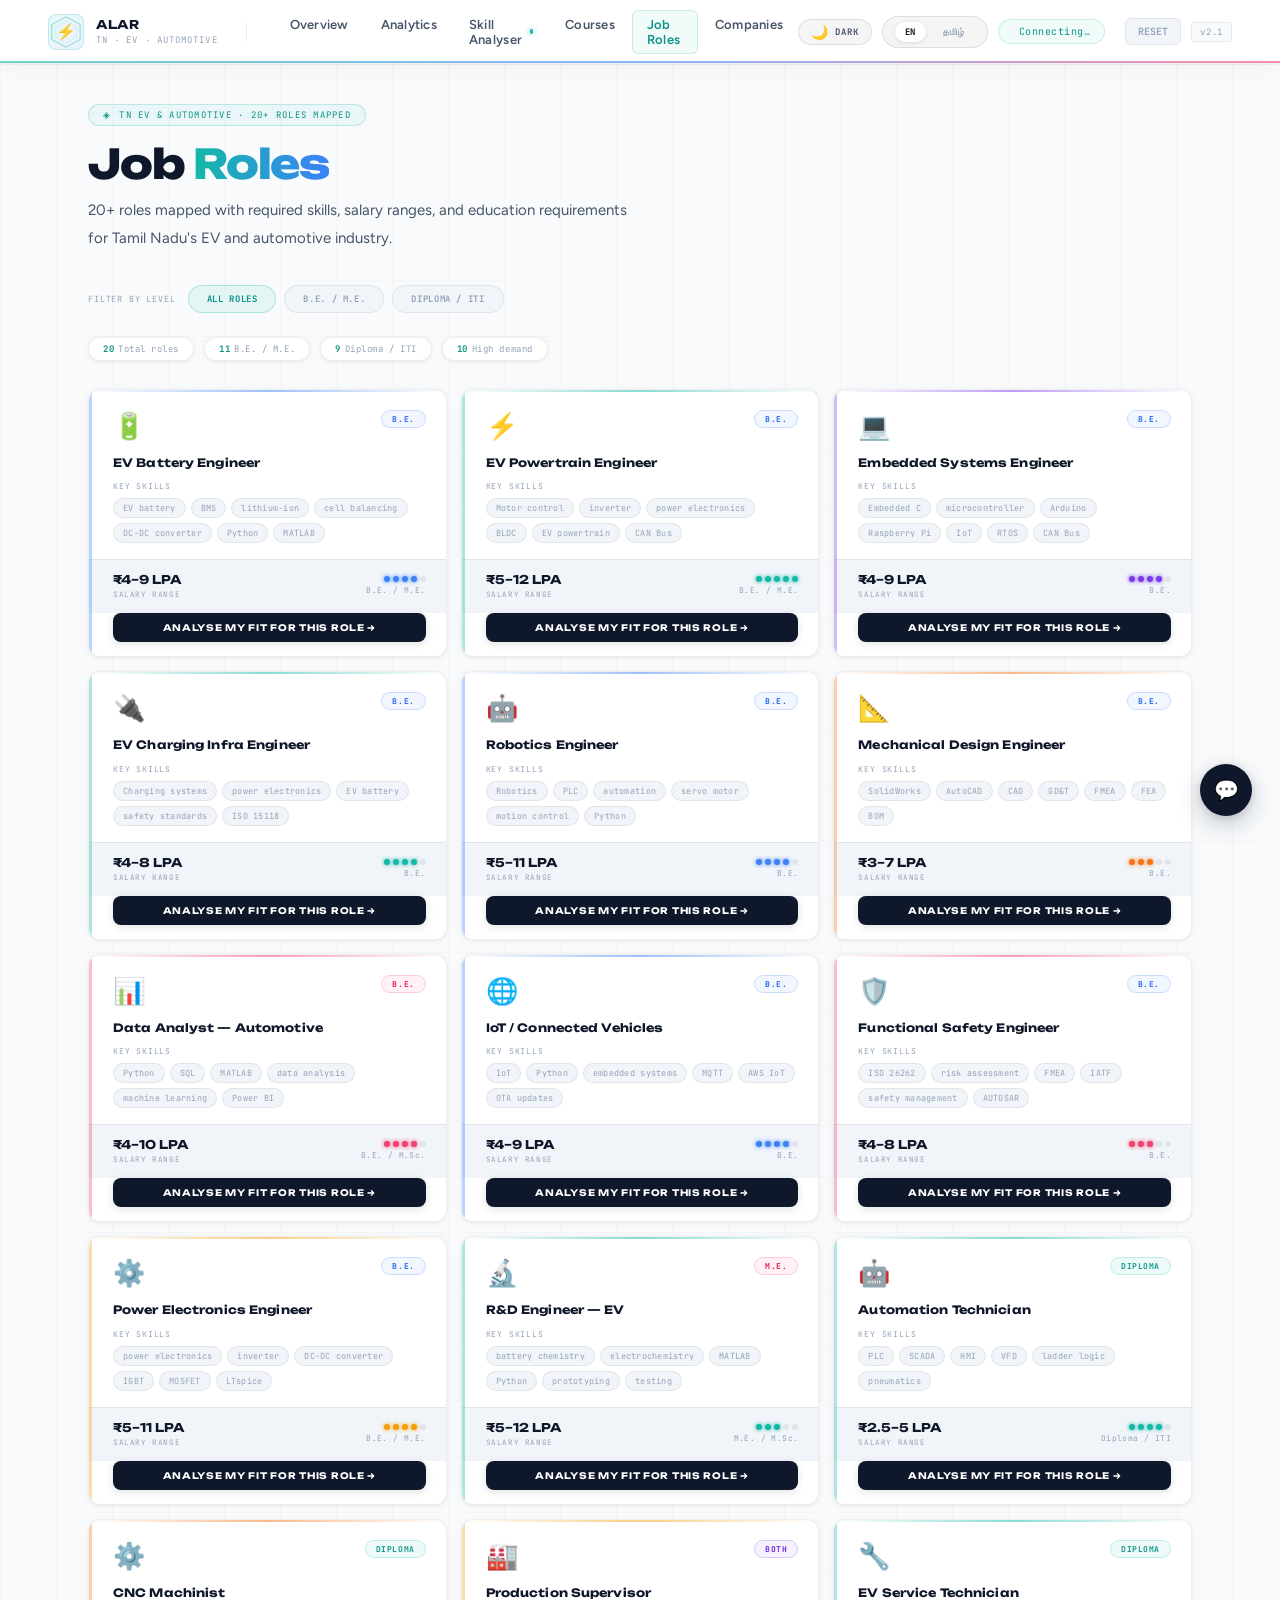
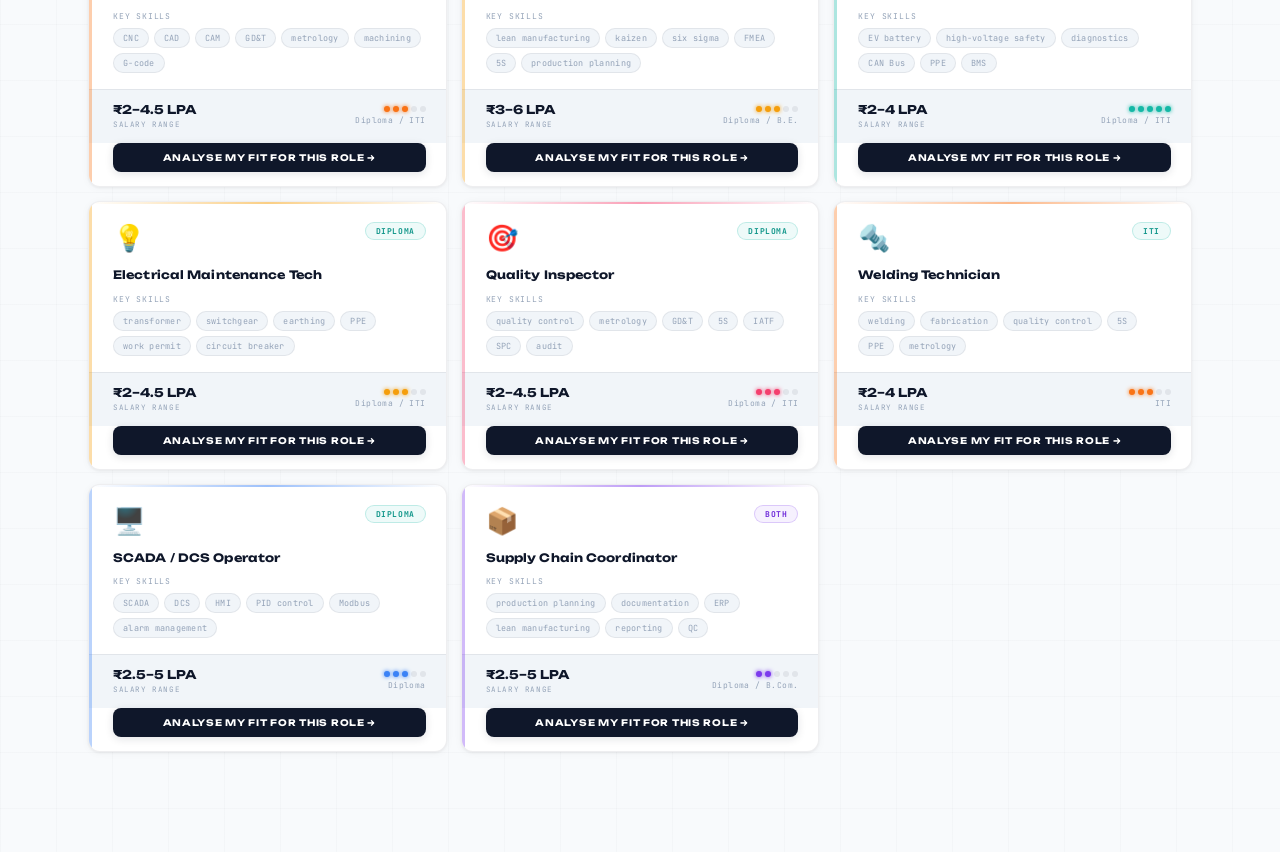
<file: static/job-roles.html>
<!DOCTYPE html>
<html lang="en">
<head>
<meta charset="UTF-8"/>
<meta name="viewport" content="width=device-width, initial-scale=1.0"/>
<title>ALAR — Job Roles</title>
<link href="https://fonts.googleapis.com/css2?family=Unbounded:wght@300;400;500;600;700;800;900&family=Figtree:ital,wght@0,300;0,400;0,500;0,600;0,700;1,300&family=JetBrains+Mono:wght@100;300;400;700&display=swap" rel="stylesheet"/>
<link rel="stylesheet" href="theme-lang.css"/>
<style>
*, *::before, *::after { box-sizing: border-box; margin: 0; padding: 0; }

/* ── TOKENS ── */
:root {
  --bg:    #f8fafc;
  --bg2:   #ffffff;
  --bg3:   #f1f5f9;
  --panel: #ffffff;

  --g:  #14b8a6;  --g2: #0d9488;
  --b:  #3b82f6;  --b2: #2563eb;
  --m:  #f43f6e;  --m2: #e11d48;
  --y:  #f59e0b;  --o:  #f97316;
  --v:  #7c3aed;  --v2: #6d28d9;

  --rim:  rgba(15,23,42,.07);
  --rim2: rgba(20,184,166,.3);

  --ink:  #0f172a;
  --ink2: #475569;
  --ink3: #94a3b8;

  --shadow-sm: 0 1px 3px rgba(0,0,0,.06), 0 1px 8px rgba(0,0,0,.04);
  --shadow:    0 4px 16px rgba(0,0,0,.08), 0 1px 4px rgba(0,0,0,.04);
  --shadow-lg: 0 12px 40px rgba(0,0,0,.1), 0 4px 12px rgba(0,0,0,.05);

  --f-disp: 'Unbounded', monospace;
  --f-ui:   'Figtree', sans-serif;
  --f-code: 'JetBrains Mono', monospace;
}

html { scroll-behavior: smooth; }
body { background: var(--bg); color: var(--ink); font-family: var(--f-ui); font-size: 15px; min-height: 100vh; overflow-x: hidden; -webkit-font-smoothing: antialiased; }
::-webkit-scrollbar { width: 4px; }
::-webkit-scrollbar-track { background: var(--bg3); }
::-webkit-scrollbar-thumb { background: rgba(20,184,166,.25); border-radius: 10px; }

/* ── PARTICLES ── */
#particle-canvas { position: fixed; inset: 0; z-index: 0; pointer-events: none; opacity: .4; }

/* ── NAV ── */
.nav { position: fixed; top: 0; left: 0; right: 0; z-index: 500; height: 64px; display: flex; align-items: center; padding: 0 48px; background: rgba(255,255,255,.92); border-bottom: 1px solid var(--rim); backdrop-filter: blur(24px) saturate(1.8); box-shadow: 0 1px 0 rgba(0,0,0,.04), 0 4px 24px rgba(0,0,0,.04); }
.nav::after { content: ''; position: absolute; bottom: 0; left: 0; right: 0; height: 2px; background: linear-gradient(90deg, var(--g), var(--b), var(--m)); opacity: .6; }
.brand { display: flex; align-items: center; gap: 12px; text-decoration: none; flex-shrink: 0; }
.brand-hex { width: 36px; height: 36px; position: relative; display: flex; align-items: center; justify-content: center; background: linear-gradient(135deg, rgba(20,184,166,.1), rgba(59,130,246,.1)); border-radius: 8px; border: 1px solid rgba(20,184,166,.2); }
.brand-hex svg { position: absolute; inset: 0; animation: hex-spin 10s linear infinite; }
@keyframes hex-spin { to { transform: rotate(360deg); } }
.brand-inner { font-size: 16px; z-index: 1; position: relative; }
.brand-name { font-family: var(--f-disp); font-size: 12px; font-weight: 700; letter-spacing: .06em; color: var(--ink); }
.brand-name span { color: var(--g); }
.brand-tag { font-family: var(--f-code); font-size: 9px; color: var(--ink3); letter-spacing: .12em; text-transform: uppercase; margin-top: 2px; }
.nav-sep { width: 1px; height: 20px; background: var(--rim); margin: 0 28px; }
.nav-links { display: flex; gap: 2px; }
.nl { padding: 6px 14px; font-family: var(--f-ui); font-size: 13px; font-weight: 600; letter-spacing: .02em; color: var(--ink2); text-decoration: none; border-radius: 6px; border: 1px solid transparent; transition: all .18s; }
.nl:hover { color: var(--ink); background: rgba(0,0,0,.04); }
.nl.active { color: var(--g2); border-color: rgba(20,184,166,.2); background: rgba(20,184,166,.06); }
.nl-live { display: flex; align-items: center; gap: 6px; }
.nl-live::after { content: ''; width: 5px; height: 5px; border-radius: 50%; background: var(--g); box-shadow: 0 0 6px var(--g); animation: blink 1.6s ease infinite; }
@keyframes blink { 0%,100%{opacity:1} 50%{opacity:.25} }
.nav-right { margin-left: auto; display: flex; align-items: center; gap: 10px; }
.status-pill { display: flex; align-items: center; gap: 6px; padding: 5px 14px; border: 1px solid rgba(20,184,166,.2); border-radius: 20px; background: rgba(20,184,166,.06); font-family: var(--f-code); font-size: 10px; color: var(--g2); letter-spacing: .05em; }
.sdot-inline { width: 6px; height: 6px; border-radius: 50%; background: var(--g); box-shadow: 0 0 6px var(--g); animation: blink 2s ease infinite; flex-shrink: 0; }
.ver-badge { font-family: var(--f-code); font-size: 9px; color: var(--ink3); padding: 3px 8px; border: 1px solid var(--rim); border-radius: 4px; background: var(--bg); letter-spacing: .08em; }

/* ── LAYOUT ── */
main { position: relative; z-index: 2; padding-top: 64px; }
.holo-grid { position: absolute; inset: 0; pointer-events: none; background-image: linear-gradient(rgba(15,23,42,.018) 1px, transparent 1px), linear-gradient(90deg, rgba(15,23,42,.018) 1px, transparent 1px); background-size: 56px 56px; }
.page { max-width: 1200px; margin: 0 auto; padding: 40px 48px 100px; }

/* ── PAGE HEADER ── */
.page-header { margin-bottom: 32px; animation: slideUp .5s ease both; }
@keyframes slideUp { from{opacity:0;transform:translateY(18px)} to{opacity:1;transform:translateY(0)} }
.page-eyebrow { display: inline-flex; align-items: center; gap: 8px; font-family: var(--f-code); font-size: 9px; color: var(--g2); letter-spacing: .14em; text-transform: uppercase; border: 1px solid rgba(20,184,166,.22); border-radius: 20px; padding: 4px 14px; background: rgba(20,184,166,.06); margin-bottom: 16px; }
.page-eyebrow::before { content: '◈'; }
.page-title { font-family: var(--f-disp); font-size: clamp(24px,3.2vw,42px); font-weight: 800; color: var(--ink); letter-spacing: -.03em; line-height: 1.05; margin-bottom: 12px; }
.page-title .hl { background: linear-gradient(90deg, var(--g), var(--b)); -webkit-background-clip: text; -webkit-text-fill-color: transparent; background-clip: text; }
.page-sub { font-family: var(--f-ui); font-size: 15px; color: var(--ink2); line-height: 1.85; max-width: 560px; }

/* ── FILTER BAR ── */
.filter-bar { display: flex; align-items: center; gap: 8px; margin-bottom: 24px; flex-wrap: wrap; animation: slideUp .5s .06s ease both; }
.filter-label { font-family: var(--f-code); font-size: 8.5px; color: var(--ink3); letter-spacing: .1em; text-transform: uppercase; margin-right: 4px; }
.filter-btn { padding: 7px 18px; border-radius: 20px; border: 1px solid var(--rim); background: var(--bg3); font-family: var(--f-code); font-size: 9px; font-weight: 700; letter-spacing: .07em; text-transform: uppercase; color: var(--ink3); cursor: pointer; transition: all .17s; }
.filter-btn:hover { border-color: rgba(20,184,166,.25); color: var(--ink2); }
.filter-btn.active { background: rgba(20,184,166,.08); border-color: rgba(20,184,166,.28); color: var(--g2); }

/* ── COUNT STRIP ── */
.count-strip { display: flex; gap: 10px; margin-bottom: 28px; animation: slideUp .5s .08s ease both; flex-wrap: wrap; }
.count-chip { font-family: var(--f-code); font-size: 9px; color: var(--ink3); letter-spacing: .06em; padding: 5px 14px; border: 1px solid var(--rim); border-radius: 20px; background: var(--bg2); box-shadow: var(--shadow-sm); }
.count-chip span { color: var(--g2); font-weight: 700; margin-right: 4px; }

/* ── ROLES GRID ── */
.roles-grid { display: grid; grid-template-columns: repeat(auto-fill, minmax(310px, 1fr)); gap: 14px; }

/* ── ROLE CARD ── */
.role-card {
  background: var(--panel); border: 1px solid var(--rim);
  border-radius: 12px; overflow: hidden; position: relative;
  transition: border-color .25s, transform .25s, box-shadow .25s, opacity .5s, translate .5s;
  opacity: 0; transform: translateY(20px);
  box-shadow: var(--shadow-sm);
}
.role-card.visible { opacity: 1; transform: translateY(0); }
.role-card:hover {
  border-color: var(--card-accent-rim, rgba(20,184,166,.3));
  transform: translateY(-4px);
  box-shadow: var(--shadow-lg);
}

/* top accent line */
.role-card::before { content: ''; position: absolute; top: 0; left: 0; right: 0; height: 2px; background: linear-gradient(90deg, transparent, var(--card-accent, var(--g)), transparent); opacity: .5; transition: opacity .25s; }
.role-card:hover::before { opacity: 1; }

/* ── LEFT ACCENT BAR ── */
.card-accent-bar { position: absolute; left: 0; top: 0; bottom: 0; width: 3px; background: var(--card-accent, var(--g)); opacity: .35; transition: opacity .25s; border-radius: 0 0 0 0; }
.role-card:hover .card-accent-bar { opacity: .7; }

.card-top { padding: 20px 20px 16px 24px; }
.card-top-row { display: flex; align-items: flex-start; justify-content: space-between; gap: 10px; margin-bottom: 14px; }
.role-emoji { font-size: 26px; transition: transform .25s; }
.role-card:hover .role-emoji { transform: scale(1.1); }

/* level badge */
.level-badge { font-family: var(--f-code); font-size: 8px; font-weight: 700; letter-spacing: .07em; text-transform: uppercase; padding: 3px 10px; border-radius: 20px; border: 1px solid; flex-shrink: 0; }
.lb-be   { background: rgba(59,130,246,.07);  border-color: rgba(59,130,246,.22);  color: var(--b2); }
.lb-dip  { background: rgba(20,184,166,.07);  border-color: rgba(20,184,166,.22);  color: var(--g2); }
.lb-both { background: rgba(124,58,237,.07);  border-color: rgba(124,58,237,.22);  color: var(--v2); }
.lb-msc  { background: rgba(244,63,110,.07);  border-color: rgba(244,63,110,.22);  color: var(--m2); }

.role-name { font-family: var(--f-disp); font-size: 11.5px; font-weight: 700; color: var(--ink); letter-spacing: .01em; margin-bottom: 10px; line-height: 1.35; transition: color .2s; }
.role-card:hover .role-name { color: var(--card-accent, var(--g2)); }

.role-skills-label { font-family: var(--f-code); font-size: 8px; color: var(--ink3); letter-spacing: .1em; text-transform: uppercase; margin-bottom: 7px; }
.skills-tags { display: flex; flex-wrap: wrap; gap: 5px; }
.skill-tag { font-family: var(--f-code); font-size: 8.5px; letter-spacing: .03em; padding: 3px 9px; border-radius: 20px; border: 1px solid var(--rim); background: var(--bg3); color: var(--ink3); transition: all .18s; cursor: default; }
.role-card:hover .skill-tag { border-color: rgba(20,184,166,.18); color: var(--ink2); background: rgba(20,184,166,.04); }

/* card footer */
.card-foot { padding: 12px 20px 14px 24px; border-top: 1px solid var(--rim); background: var(--bg3); display: flex; align-items: center; justify-content: space-between; }
.salary-val { font-family: var(--f-disp); font-size: 12px; font-weight: 700; color: var(--ink); }
.salary-lbl { font-family: var(--f-code); font-size: 7.5px; color: var(--ink3); letter-spacing: .08em; text-transform: uppercase; margin-top: 2px; }

/* demand dots */
.demand-dots { display: flex; gap: 3px; justify-content: flex-end; margin-bottom: 3px; }
.dd { width: 6px; height: 6px; border-radius: 50%; background: var(--rim); transition: all .3s; }
.dd.lit { background: var(--card-accent, var(--g)); box-shadow: 0 0 4px var(--card-accent, var(--g)); }
.role-level-txt { font-family: var(--f-code); font-size: 8px; color: var(--ink3); letter-spacing: .05em; text-align: right; }

/* ── CTA ROW ── */
.card-cta { padding: 0 20px 14px 24px; }
.card-cta-btn { width: 100%; padding: 9px; background: var(--ink); border: none; border-radius: 8px; color: #fff; font-family: var(--f-disp); font-size: 9px; font-weight: 700; letter-spacing: .08em; text-transform: uppercase; cursor: pointer; transition: all .2s; box-shadow: 0 2px 8px rgba(15,23,42,.12); position: relative; overflow: hidden; }
.card-cta-btn::before { content: ''; position: absolute; inset: 0; background: linear-gradient(135deg, rgba(20,184,166,.25), rgba(59,130,246,.2)); opacity: 0; transition: opacity .2s; }
.card-cta-btn:hover { transform: translateY(-1px); box-shadow: 0 6px 20px rgba(15,23,42,.2); }
.card-cta-btn:hover::before { opacity: 1; }

/* ── TOAST ── */
#toast { position: fixed; bottom: 28px; left: 50%; transform: translateX(-50%) translateY(36px); padding: 10px 20px; background: var(--panel); border: 1px solid var(--rim); border-radius: 8px; font-family: var(--f-code); font-size: 10px; font-weight: 700; letter-spacing: .07em; color: var(--ink2); opacity: 0; transition: all .25s cubic-bezier(.2,1,.3,1); z-index: 600; white-space: nowrap; box-shadow: var(--shadow-lg); }
#toast.on { transform: translateX(-50%) translateY(0); opacity: 1; }
#toast.ok  { border-color: rgba(20,184,166,.3);  color: var(--g2);  background: rgba(20,184,166,.06); }

/* ── RESPONSIVE ── */
@media(max-width:900px) { .page { padding: 28px 20px 80px; } }
@media(max-width:700px) {
  .nav { padding: 0 16px; }
  .nav-links { display: none; }
  .nav-sep { display: none; }
  .roles-grid { grid-template-columns: 1fr; }
}
</style>
<link rel="stylesheet" href="chat-widget.css"/>
</head>
<body>

<!-- PARTICLES -->
<canvas id="particle-canvas"></canvas>

<!-- NAV -->
<nav class="nav">
  <a class="brand" href="overview.html">
    <div class="brand-hex">
      <svg viewBox="0 0 36 36" fill="none">
        <polygon points="18,2 33,10 33,26 18,34 3,26 3,10" stroke="rgba(20,184,166,.5)" stroke-width="1" fill="none"/>
        <polygon points="18,6 29,12.5 29,23.5 18,30 7,23.5 7,12.5" stroke="rgba(20,184,166,.25)" stroke-width=".5" fill="none"/>
      </svg>
      <div class="brand-inner">⚡</div>
    </div>
    <div>
      <div class="brand-name">ALAR</div>
      <div class="brand-tag">TN · EV · Automotive</div>
    </div>
  </a>
  <div class="nav-sep"></div>
  <nav class="nav-links">
    <a class="nl" href="overview.html">Overview</a>
    <a class="nl" href="industry-analytics.html">Analytics</a>
    <a class="nl nl-live" href="index.html">Skill Analyser</a>
    <a class="nl" href="course-finder.html">Courses</a>
    <a class="nl active" href="job-roles.html">Job Roles</a>
    <a class="nl" href="tn-companies.html">Companies</a>
  </nav>
  <div class="nav-right">
    <div id="st-theme-mount"></div>
    <div id="st-lang-mount"></div>
    <div class="status-pill"><div id="sdot"></div><span id="stext">Connecting…</span></div>
    <button class="btn-reset" onclick="resetApp()" title="Reset all data and start over" style="margin-left: 10px; padding: 6px 12px; font-size: 10px; border-radius: 6px; background: var(--bg3); border: 1px solid var(--rim); color: var(--ink3); cursor: pointer; font-family: var(--f-code); font-weight: 700; text-transform: uppercase;">Reset</button>
    <div class="ver-badge">v2.1</div>
  </div>
</nav>

<main>
<div class="holo-grid"></div>
<div class="page">

  <div class="page-header">
    <div class="page-eyebrow">TN EV &amp; Automotive · 20+ Roles Mapped</div>
    <div class="page-title">Job <span class="hl">Roles</span></div>
    <div class="page-sub">20+ roles mapped with required skills, salary ranges, and education requirements for Tamil Nadu's EV and automotive industry.</div>
  </div>

  <div class="filter-bar">
    <span class="filter-label">Filter by level</span>
    <button class="filter-btn active" onclick="filterRoles('all',this)">All Roles</button>
    <button class="filter-btn" onclick="filterRoles('be',this)">B.E. / M.E.</button>
    <button class="filter-btn" onclick="filterRoles('diploma',this)">Diploma / ITI</button>
  </div>

  <div class="count-strip" id="countStrip"></div>

  <div class="roles-grid" id="rolesGrid"></div>

</div>
</main>

<div id="toast"></div>

<script>
'use strict';

const ROLES = [
  /* ── B.E. / M.E. ── */
  { e:'🔋', n:'EV Battery Engineer',
    skills:['EV battery','BMS','lithium-ion','cell balancing','DC-DC converter','Python','MATLAB'],
    salary:'₹4–9 LPA', level:'B.E. / M.E.', lTag:'B.E.', lCls:'lb-be', cat:'be',
    accent:'#3b82f6', accentRim:'rgba(59,130,246,.3)', demand:4 },
  { e:'⚡', n:'EV Powertrain Engineer',
    skills:['Motor control','inverter','power electronics','BLDC','EV powertrain','CAN Bus'],
    salary:'₹5–12 LPA', level:'B.E. / M.E.', lTag:'B.E.', lCls:'lb-be', cat:'be',
    accent:'#14b8a6', accentRim:'rgba(20,184,166,.35)', demand:5 },
  { e:'💻', n:'Embedded Systems Engineer',
    skills:['Embedded C','microcontroller','Arduino','Raspberry Pi','IoT','RTOS','CAN Bus'],
    salary:'₹4–9 LPA', level:'B.E.', lTag:'B.E.', lCls:'lb-be', cat:'be',
    accent:'#7c3aed', accentRim:'rgba(124,58,237,.3)', demand:4 },
  { e:'🔌', n:'EV Charging Infra Engineer',
    skills:['Charging systems','power electronics','EV battery','safety standards','ISO 15118'],
    salary:'₹4–8 LPA', level:'B.E.', lTag:'B.E.', lCls:'lb-be', cat:'be',
    accent:'#14b8a6', accentRim:'rgba(20,184,166,.35)', demand:4 },
  { e:'🤖', n:'Robotics Engineer',
    skills:['Robotics','PLC','automation','servo motor','motion control','Python'],
    salary:'₹5–11 LPA', level:'B.E.', lTag:'B.E.', lCls:'lb-be', cat:'be',
    accent:'#3b82f6', accentRim:'rgba(59,130,246,.3)', demand:4 },
  { e:'📐', n:'Mechanical Design Engineer',
    skills:['SolidWorks','AutoCAD','CAD','GD&T','FMEA','FEA','BOM'],
    salary:'₹3–7 LPA', level:'B.E.', lTag:'B.E.', lCls:'lb-be', cat:'be',
    accent:'#f97316', accentRim:'rgba(249,115,22,.3)', demand:3 },
  { e:'📊', n:'Data Analyst — Automotive',
    skills:['Python','SQL','MATLAB','data analysis','machine learning','Power BI'],
    salary:'₹4–10 LPA', level:'B.E. / M.Sc.', lTag:'B.E.', lCls:'lb-msc', cat:'be',
    accent:'#f43f6e', accentRim:'rgba(244,63,110,.3)', demand:4 },
  { e:'🌐', n:'IoT / Connected Vehicles',
    skills:['IoT','Python','embedded systems','MQTT','AWS IoT','OTA updates'],
    salary:'₹4–9 LPA', level:'B.E.', lTag:'B.E.', lCls:'lb-be', cat:'be',
    accent:'#3b82f6', accentRim:'rgba(59,130,246,.3)', demand:4 },
  { e:'🛡️', n:'Functional Safety Engineer',
    skills:['ISO 26262','risk assessment','FMEA','IATF','safety management','AUTOSAR'],
    salary:'₹4–8 LPA', level:'B.E.', lTag:'B.E.', lCls:'lb-be', cat:'be',
    accent:'#f43f6e', accentRim:'rgba(244,63,110,.3)', demand:3 },
  { e:'⚙️', n:'Power Electronics Engineer',
    skills:['power electronics','inverter','DC-DC converter','IGBT','MOSFET','LTspice'],
    salary:'₹5–11 LPA', level:'B.E. / M.E.', lTag:'B.E.', lCls:'lb-be', cat:'be',
    accent:'#f59e0b', accentRim:'rgba(245,158,11,.3)', demand:4 },
  { e:'🔬', n:'R&D Engineer — EV',
    skills:['battery chemistry','electrochemistry','MATLAB','Python','prototyping','testing'],
    salary:'₹5–12 LPA', level:'M.E. / M.Sc.', lTag:'M.E.', lCls:'lb-msc', cat:'be',
    accent:'#14b8a6', accentRim:'rgba(20,184,166,.35)', demand:3 },
  /* ── Diploma / ITI ── */
  { e:'🤖', n:'Automation Technician',
    skills:['PLC','SCADA','HMI','VFD','ladder logic','pneumatics'],
    salary:'₹2.5–5 LPA', level:'Diploma / ITI', lTag:'Diploma', lCls:'lb-dip', cat:'diploma',
    accent:'#14b8a6', accentRim:'rgba(20,184,166,.35)', demand:4 },
  { e:'⚙️', n:'CNC Machinist',
    skills:['CNC','CAD','CAM','GD&T','metrology','machining','G-code'],
    salary:'₹2–4.5 LPA', level:'Diploma / ITI', lTag:'Diploma', lCls:'lb-dip', cat:'diploma',
    accent:'#f97316', accentRim:'rgba(249,115,22,.3)', demand:3 },
  { e:'🏭', n:'Production Supervisor',
    skills:['lean manufacturing','kaizen','six sigma','FMEA','5S','production planning'],
    salary:'₹3–6 LPA', level:'Diploma / B.E.', lTag:'Both', lCls:'lb-both', cat:'diploma',
    accent:'#f59e0b', accentRim:'rgba(245,158,11,.3)', demand:3 },
  { e:'🔧', n:'EV Service Technician',
    skills:['EV battery','high-voltage safety','diagnostics','CAN Bus','PPE','BMS'],
    salary:'₹2–4 LPA', level:'Diploma / ITI', lTag:'Diploma', lCls:'lb-dip', cat:'diploma',
    accent:'#14b8a6', accentRim:'rgba(20,184,166,.35)', demand:5 },
  { e:'💡', n:'Electrical Maintenance Tech',
    skills:['transformer','switchgear','earthing','PPE','work permit','circuit breaker'],
    salary:'₹2–4.5 LPA', level:'Diploma / ITI', lTag:'Diploma', lCls:'lb-dip', cat:'diploma',
    accent:'#f59e0b', accentRim:'rgba(245,158,11,.3)', demand:3 },
  { e:'🎯', n:'Quality Inspector',
    skills:['quality control','metrology','GD&T','5S','IATF','SPC','audit'],
    salary:'₹2–4.5 LPA', level:'Diploma / ITI', lTag:'Diploma', lCls:'lb-dip', cat:'diploma',
    accent:'#f43f6e', accentRim:'rgba(244,63,110,.3)', demand:3 },
  { e:'🔩', n:'Welding Technician',
    skills:['welding','fabrication','quality control','5S','PPE','metrology'],
    salary:'₹2–4 LPA', level:'ITI', lTag:'ITI', lCls:'lb-dip', cat:'diploma',
    accent:'#f97316', accentRim:'rgba(249,115,22,.3)', demand:3 },
  { e:'🖥️', n:'SCADA / DCS Operator',
    skills:['SCADA','DCS','HMI','PID control','Modbus','alarm management'],
    salary:'₹2.5–5 LPA', level:'Diploma', lTag:'Diploma', lCls:'lb-dip', cat:'diploma',
    accent:'#3b82f6', accentRim:'rgba(59,130,246,.3)', demand:3 },
  { e:'📦', n:'Supply Chain Coordinator',
    skills:['production planning','documentation','ERP','lean manufacturing','reporting','QC'],
    salary:'₹2.5–5 LPA', level:'Diploma / B.Com.', lTag:'Both', lCls:'lb-both', cat:'diploma',
    accent:'#7c3aed', accentRim:'rgba(124,58,237,.3)', demand:2 },
];

let currentFilter = 'all';

/* ── VERIFICATION GUARD REMOVED ── */

function resetApp() {
  if (confirm('Reset everything? This clears all skills and verification data.')) {
    ['alar_verified_skills','alar_verified_timestamp','alar_industry_score','alar_temp_skills']
      .forEach(k => localStorage.removeItem(k));
    window.location.href = 'index.html';
  }
}

document.addEventListener('DOMContentLoaded', () => {
  renderRoles('all');
  setupParticles();
});

/* ── PARTICLES ── */
function setupParticles(){
  const c=document.getElementById('particle-canvas'),ctx=c.getContext('2d');
  let W,H,pts=[];
  const r=()=>{W=c.width=innerWidth;H=c.height=innerHeight;};
  r();window.addEventListener('resize',r);
  for(let i=0;i<65;i++)pts.push({x:Math.random()*innerWidth,y:Math.random()*innerHeight,vx:(Math.random()-.5)*.28,vy:(Math.random()-.5)*.28,radius:Math.random()*1.3+.3,col:['#14b8a6','#3b82f6','#f43f6e','#f59e0b'][Math.floor(Math.random()*4)],alpha:Math.random()*.12+.04});
  let pmx=0,pmy=0;
  document.addEventListener('mousemove',e=>{pmx=e.clientX;pmy=e.clientY;});
  (function draw(){
    ctx.clearRect(0,0,W,H);
    for(let i=0;i<pts.length;i++){
      for(let j=i+1;j<pts.length;j++){const dx=pts[i].x-pts[j].x,dy=pts[i].y-pts[j].y,d=Math.hypot(dx,dy);if(d<100){ctx.beginPath();ctx.moveTo(pts[i].x,pts[i].y);ctx.lineTo(pts[j].x,pts[j].y);ctx.strokeStyle=`rgba(20,184,166,${(1-d/100)*.04})`;ctx.lineWidth=.4;ctx.stroke();}}
      const mdx=pts[i].x-pmx,mdy=pts[i].y-pmy,md=Math.hypot(mdx,mdy);
      if(md<80){pts[i].vx+=mdx/md*.3;pts[i].vy+=mdy/md*.3;}
      pts[i].vx*=.99;pts[i].vy*=.99;pts[i].x+=pts[i].vx;pts[i].y+=pts[i].vy;
      if(pts[i].x<0)pts[i].x=W;if(pts[i].x>W)pts[i].x=0;if(pts[i].y<0)pts[i].y=H;if(pts[i].y>H)pts[i].y=0;
      ctx.beginPath();ctx.arc(pts[i].x,pts[i].y,pts[i].radius,0,Math.PI*2);ctx.fillStyle=pts[i].col;ctx.globalAlpha=pts[i].alpha;ctx.fill();ctx.globalAlpha=1;
    }
    requestAnimationFrame(draw);
  })();
}

/* ── RENDER ── */
function renderRoles(filter){
  const list = filter==='all' ? ROLES : ROLES.filter(r=>r.cat===filter);
  const grid = document.getElementById('rolesGrid');
  grid.innerHTML = '';

  const beCount  = ROLES.filter(r=>r.cat==='be').length;
  const dipCount = ROLES.filter(r=>r.cat==='diploma').length;
  document.getElementById('countStrip').innerHTML = `
    <div class="count-chip"><span>${ROLES.length}</span>Total roles</div>
    <div class="count-chip"><span>${beCount}</span>B.E. / M.E.</div>
    <div class="count-chip"><span>${dipCount}</span>Diploma / ITI</div>
    <div class="count-chip"><span>${ROLES.filter(r=>r.demand>=4).length}</span>High demand</div>`;

  list.forEach((r, i) => {
    const card = document.createElement('div');
    card.className = 'role-card';
    card.style.cssText = `--card-accent:${r.accent};--card-accent-rim:${r.accentRim};transition:opacity .5s ${i*.04}s,transform .5s ${i*.04}s,border-color .25s,box-shadow .25s;`;

    const dots = Array.from({length:5},(_,di)=>`<div class="dd${di<r.demand?' lit':''}"></div>`).join('');

    card.innerHTML = `
      <div class="card-accent-bar"></div>
      <div class="card-top">
        <div class="card-top-row">
          <div class="role-emoji">${r.e}</div>
          <span class="level-badge ${r.lCls}">${r.lTag}</span>
        </div>
        <div class="role-name">${r.n}</div>
        <div class="role-skills-label">Key skills</div>
        <div class="skills-tags">${r.skills.map(s=>`<span class="skill-tag">${s}</span>`).join('')}</div>
      </div>
      <div class="card-foot">
        <div>
          <div class="salary-val">${r.salary}</div>
          <div class="salary-lbl">Salary range</div>
        </div>
        <div>
          <div class="demand-dots">${dots}</div>
          <div class="role-level-txt">${r.level}</div>
        </div>
      </div>
      <div class="card-cta">
        <button class="card-cta-btn">Analyse my fit for this role →</button>
      </div>`;

    card.querySelector('.card-cta-btn').addEventListener('click', e => {
      e.stopPropagation();
      showToast(`Opening Skill Analyser for ${r.n}…`, 'ok');
      setTimeout(()=>{ window.location.href='index.html'; }, 600);
    });

    grid.appendChild(card);
    requestAnimationFrame(()=>{ setTimeout(()=>card.classList.add('visible'), i*50); });
  });
}

function filterRoles(filter, btn){
  currentFilter = filter;
  document.querySelectorAll('.filter-btn').forEach(b=>b.classList.remove('active'));
  btn.classList.add('active');
  document.querySelectorAll('.role-card').forEach(c=>{ c.classList.remove('visible'); c.style.transition='opacity .2s,transform .2s'; });
  setTimeout(()=>renderRoles(filter), 220);
}

function showToast(msg, type=''){
  const t=document.getElementById('toast');
  t.textContent=msg; t.className='on '+(type||'');
  clearTimeout(t._t); t._t=setTimeout(()=>t.className='',2800);
}
</script>
<script src="chat-widget.js"></script>
<script src="theme-lang.js"></script>
</body>
</html>
</file>
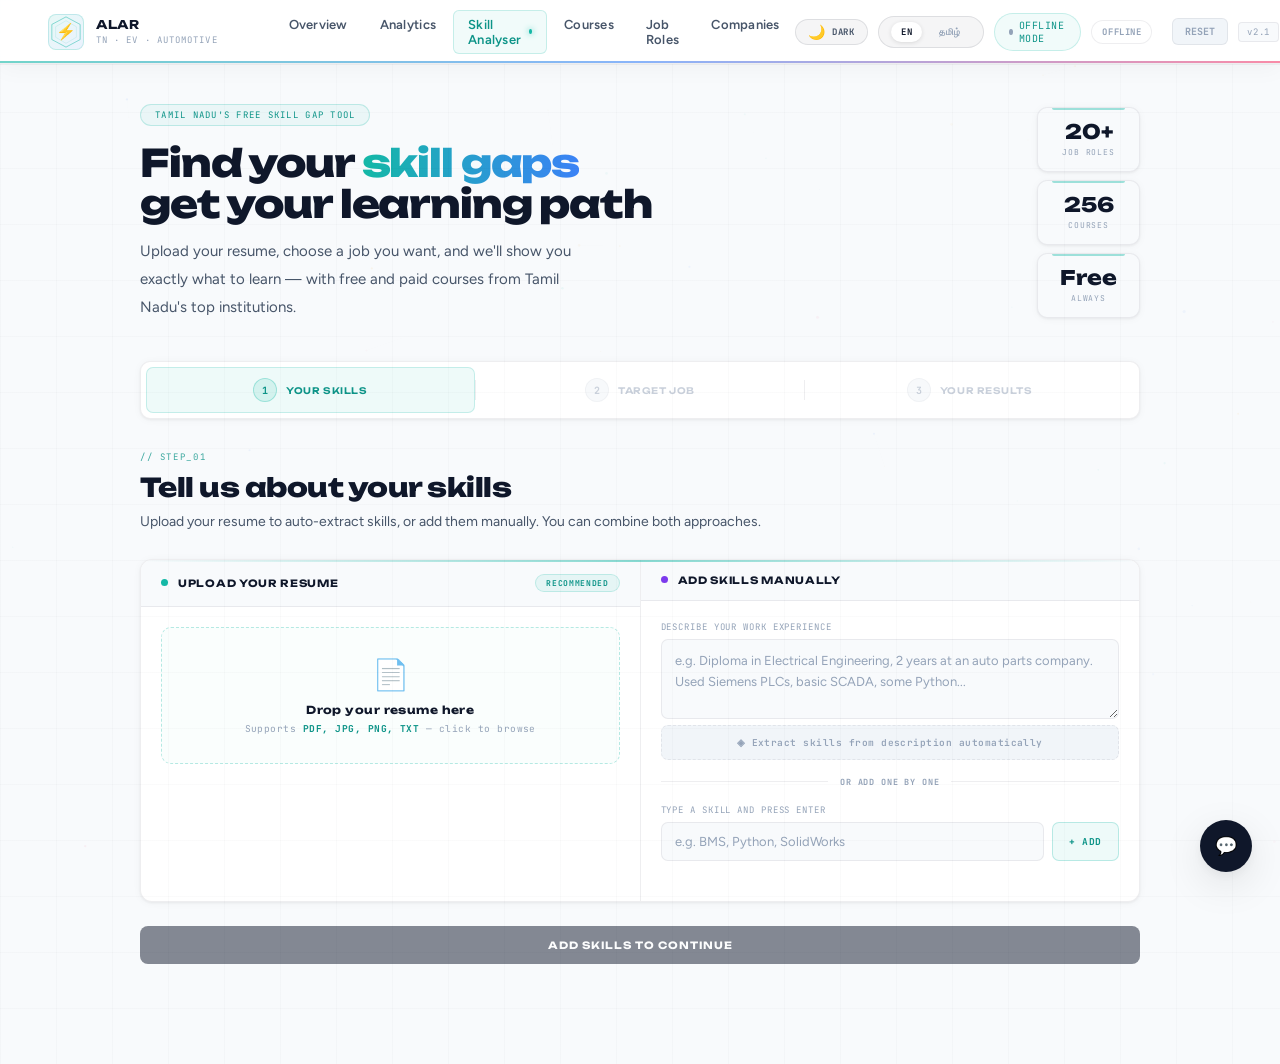
<file: static/test.html>
<!DOCTYPE html>
<html lang="en">
<head>
<meta charset="UTF-8"/>
<meta name="viewport" content="width=device-width, initial-scale=1.0"/>
<title>Skill Verification — ALAR</title>
<link rel="stylesheet" href="indexstyle.css"/>
<style>
body {
  background: var(--bg);
  display: flex; align-items: center; justify-content: center;
  min-height: 100vh; padding: 20px;
}

.test-container {
  width: 100%; max-width: 700px;
  animation: slideUp .4s ease both;
}

.test-card {
  background: var(--panel);
  border: 1px solid var(--rim);
  border-radius: 16px;
  box-shadow: var(--shadow-xl);
  overflow: hidden;
  display: flex; flex-direction: column;
  min-height: 520px;
  position: relative;
}
.test-card::before {
  content: '';
  position: absolute; top: 0; left: 0; right: 0; height: 2px;
  background: linear-gradient(90deg, var(--g), var(--b), var(--m));
  opacity: .7;
}

/* ── AI PROCTORING SIMULATION ── */
.proctor-overlay {
  position: fixed; top: 20px; right: 20px; width: 180px;
  background: var(--panel); border: 1.5px solid var(--rim);
  border-radius: 16px; box-shadow: var(--shadow-lg);
  z-index: 50; overflow: hidden; animation: slideInRight .5s ease;
}
.proctor-cam {
  width: 100%; height: 120px; background: #000; position: relative;
  display: flex; align-items: center; justify-content: center;
}
.proctor-cam video { width: 100%; height: 100%; object-fit: cover; opacity: 0.8; filter: grayscale(0.4); }
.proctor-cam-overlay {
  position: absolute; inset: 0; 
  background: radial-gradient(circle, transparent 40%, rgba(0,0,0,0.4) 100%);
  pointer-events: none;
}
.proctor-cam-grid {
  position: absolute; inset: 0; opacity: 0.1;
  background-image: linear-gradient(var(--g) 1px, transparent 1px), linear-gradient(90deg, var(--g) 1px, transparent 1px);
  background-size: 20px 20px;
}
.proctor-cam-scanning {
  position: absolute; top: 0; left: 0; right: 0; height: 2px;
  background: var(--g); box-shadow: 0 0 8px var(--g);
  animation: scanMove 3s ease-in-out infinite;
}
.proctor-status {
  padding: 10px 14px; border-top: 1px solid var(--rim);
  display: flex; align-items: center; gap: 8px;
}
.proctor-dot {
  width: 6px; height: 6px; border-radius: 50%; background: var(--g);
  box-shadow: 0 0 6px var(--g); animation: blink 1.5s infinite;
}
.proctor-text {
  font-family: var(--f-code); font-size: 8px; font-weight: 700;
  color: var(--ink2); text-transform: uppercase; letter-spacing: 0.05em;
}
.proctor-warning {
  position: fixed; inset: 0; background: rgba(244,63,110,0.1);
  border: 4px solid var(--m); z-index: 200; pointer-events: none;
  display: none; animation: pulseRed 0.5s infinite;
}
.proctor-toast {
  position: fixed; top: 20px; left: 50%; transform: translateX(-50%);
  background: var(--m); color: #fff; padding: 12px 24px;
  border-radius: 12px; font-family: var(--f-disp); font-size: 13px;
  font-weight: 700; z-index: 300; display: none;
  box-shadow: 0 10px 25px rgba(244,63,110,0.3);
}

@keyframes scanMove { 0%, 100% { top: 0; } 50% { top: 100%; } }
@keyframes pulseRed { 0%, 100% { opacity: 0.2; } 50% { opacity: 0.6; } }
@keyframes slideInRight { from { transform: translateX(100px); opacity: 0; } to { transform: translateX(0); opacity: 1; } }

.test-head {
  padding: 24px 32px;
  border-bottom: 1px solid var(--rim);
  background: var(--bg);
  display: flex; align-items: center; justify-content: space-between;
}
.test-eyebrow {
  font-family: var(--f-code); font-size: 9px; color: var(--g2);
  letter-spacing: .15em; text-transform: uppercase; margin-bottom: 5px;
}
.test-title {
  font-family: var(--f-disp); font-size: 15px; font-weight: 800;
  color: var(--ink); letter-spacing: -.01em;
}
.test-progress {
  font-family: var(--f-code); font-size: 10px; color: var(--ink3);
  font-weight: 700; text-align: right; white-space: nowrap;
}

/* Progress bar under header */
.test-progress-bar {
  height: 3px; background: var(--rim); overflow: hidden;
}
.test-progress-fill {
  height: 100%;
  background: linear-gradient(90deg, var(--g), var(--b));
  border-radius: 2px;
  transition: width .5s var(--ease-expo);
  width: 0;
}

.test-body {
  padding: 40px 32px; flex: 1; overflow-y: auto;
}

.test-q-text {
  font-family: var(--f-disp); font-size: 17px; font-weight: 700;
  color: var(--ink); line-height: 1.4; margin-bottom: 28px;
  letter-spacing: -.02em;
}

.test-options { display: flex; flex-direction: column; gap: 11px; }

.test-opt {
  width: 100%; padding: 15px 20px; text-align: left;
  background: var(--bg); border: 1.5px solid var(--rim);
  border-radius: 12px; font-family: var(--f-ui); font-size: 14px;
  font-weight: 500; color: var(--ink2); cursor: pointer;
  transition: all .2s; display: flex; align-items: center; gap: 14px;
  outline: none;
}
.test-opt:hover {
  border-color: var(--g); background: rgba(20,184,166,.04);
  color: var(--ink); transform: translateX(4px);
}
.test-opt.selected {
  border-color: var(--g); background: rgba(20,184,166,.08);
  color: var(--g2); box-shadow: 0 0 0 4px rgba(20,184,166,.1);
}
.test-opt-idx {
  width: 24px; height: 24px; border-radius: 8px; background: var(--bg3);
  display: flex; align-items: center; justify-content: center;
  font-family: var(--f-code); font-size: 10px; font-weight: 700;
  color: var(--ink3); flex-shrink: 0; transition: all .2s;
}
.test-opt.selected .test-opt-idx { background: var(--g2); color: #fff; }

.test-foot {
  padding: 20px 32px;
  border-top: 1px solid var(--rim);
  display: flex; justify-content: flex-end; align-items: center; gap: 12px;
  background: var(--bg);
}

.test-btn {
  padding: 12px 28px; border-radius: 10px; border: none;
  font-family: var(--f-disp); font-size: 11px; font-weight: 700;
  letter-spacing: .08em; text-transform: uppercase;
  cursor: pointer; transition: all .2s;
}
.test-btn-quit {
  background: var(--bg3); color: var(--ink3);
  border: 1px solid var(--rim);
}
.test-btn-quit:hover { border-color: var(--m); color: var(--m2); background: rgba(244,63,110,.05); }

.test-btn-next {
  background: var(--ink); color: #fff;
  box-shadow: var(--shadow-sm);
}
.test-btn-next:hover { transform: translateY(-2px); box-shadow: var(--shadow); }
.test-btn-next:disabled { opacity: .4; cursor: not-allowed; transform: none; box-shadow: none; }

/* Loading */
.loading-overlay {
  position: fixed; inset: 0; background: var(--bg); z-index: 100;
  display: flex; flex-direction: column; align-items: center; justify-content: center; gap: 20px;
}
.loading-spinner {
  width: 40px; height: 40px; border: 3px solid var(--rim);
  border-top-color: var(--g); border-radius: 50%;
  animation: spin 1s linear infinite;
}
.loading-text {
  font-family: var(--f-disp); font-size: 11px; font-weight: 700;
  color: var(--ink); letter-spacing: .06em; text-transform: uppercase;
}
.loading-sub {
  font-family: var(--f-code); font-size: 9px; color: var(--ink3);
  letter-spacing: .08em;
}

/* Results */
.results-view { text-align: center; animation: slideUp .5s ease; }
.res-icon { font-size: 52px; margin-bottom: 18px; display: block; }
.res-title {
  font-family: var(--f-disp); font-size: 22px; font-weight: 800;
  color: var(--ink); margin-bottom: 8px; letter-spacing: -.02em;
}
.res-subtitle {
  font-family: var(--f-ui); font-size: 14px; color: var(--ink2);
  line-height: 1.6; margin-bottom: 24px;
}
.res-score-row {
  display: flex; gap: 12px; justify-content: center; margin-bottom: 24px;
}
.res-score-box {
  background: rgba(20,184,166,.08); border: 1px solid rgba(20,184,166,.2);
  border-radius: 12px; padding: 18px 28px; text-align: center;
}
.res-score-box.warn {
  background: rgba(245,158,11,.07); border-color: rgba(245,158,11,.2);
}
.res-score-num {
  font-family: var(--f-disp); font-size: 34px; font-weight: 900;
  color: var(--g2); line-height: 1;
}
.res-score-box.warn .res-score-num { color: #92400e; }
.res-score-lbl {
  font-family: var(--f-code); font-size: 9px; color: var(--ink3);
  margin-top: 6px; letter-spacing: .1em; text-transform: uppercase;
}
.res-list {
  text-align: left; background: var(--bg); border: 1px solid var(--rim);
  border-radius: 12px; overflow: hidden; margin-bottom: 28px;
  max-height: 220px; overflow-y: auto;
}
.res-item {
  display: flex; align-items: center; justify-content: space-between;
  padding: 10px 16px; border-bottom: 1px solid var(--rim);
  font-family: var(--f-ui); font-size: 13px; font-weight: 500; color: var(--ink);
  transition: background .15s;
}
.res-item:last-child { border-bottom: none; }
.res-item:hover { background: rgba(20,184,166,.02); }
.res-status {
  font-family: var(--f-code); font-size: 8.5px; font-weight: 700;
  padding: 3px 10px; border-radius: 20px; text-transform: uppercase;
  white-space: nowrap;
}
.res-pass { background: rgba(20,184,166,.1); color: var(--g2); border: 1px solid rgba(20,184,166,.2); }
.res-fail { background: rgba(244,63,110,.08); color: var(--m2); border: 1px solid rgba(244,63,110,.15); }
.res-skip { background: var(--bg3); color: var(--ink3); border: 1px solid var(--rim); }

@keyframes spin { to { transform: rotate(360deg); } }
@keyframes slideUp { from{opacity:0;transform:translateY(18px)} to{opacity:1;transform:translateY(0)} }
</style>
</head>
<body>

<div class="loading-overlay" id="loader">
  <div class="loading-spinner"></div>
  <div class="loading-text" id="loaderText">Initializing Verification</div>
  <div class="loading-sub" id="loaderSub">Loading Industry 4.0 assessment…</div>
</div>

<div class="proctor-overlay" id="proctorBox" style="display:none">
  <div class="proctor-cam">
    <video id="proctorVideo" autoplay playsinline muted></video>
    <div class="proctor-cam-overlay"></div>
    <div class="proctor-cam-grid"></div>
    <div class="proctor-cam-scanning"></div>
  </div>
  <div class="proctor-status">
    <div class="proctor-dot"></div>
    <span class="proctor-text" id="proctorStatus">AI MONITORING ACTIVE</span>
  </div>
</div>

<div class="proctor-warning" id="proctorWarning"></div>
<div class="proctor-toast" id="proctorToast">⚠️ CHEATING DETECTED: TAB SWITCHING PROHIBITED</div>

<div class="test-container" id="testContainer" style="display:none">
  <div class="test-card">
    <div class="test-head">
      <div>
        <div class="test-eyebrow" id="eyebrow">Industry 4.0</div>
        <div class="test-title" id="title">Fundamentals Assessment</div>
      </div>
      <div class="test-progress" id="progress">Q 1 / 10</div>
    </div>
    <div class="test-progress-bar">
      <div class="test-progress-fill" id="progressFill"></div>
    </div>
    <div class="test-body" id="testBody"><!-- dynamic --></div>
    <div class="test-foot" id="testFoot">
      <button class="test-btn test-btn-quit" id="quitBtn" onclick="confirmQuit()">Quit</button>
      <button class="test-btn test-btn-next" id="nextBtn" onclick="handleNext()" disabled>Next Question</button>
    </div>
  </div>
</div>

<script>
'use strict';

const API = 'http://localhost:8000';
let industryQuestions = [];
let skillAssessments = [];
let currentMode = 'industry'; // 'industry' | 'skills' | 'results'
let currentSkillIdx = 0;
let currentQIdx = 0;
let selectedAns = null;
let industryScore = 0;
let skillResults = []; // { skill, correct, total }
let userSkills = [];

/* FIX: Try to parse skills safely; redirect if none found */
try {
  userSkills = JSON.parse(localStorage.getItem('alar_temp_skills') || '[]');
} catch(e) {
  userSkills = [];
}
if (!Array.isArray(userSkills) || !userSkills.length) {
  window.location.href = 'index.html';
}

async function init() {
  try {
    updateLoader('Loading Industry 4.0 Assessment…', 'Preparing your questions');
    const indResp = await fetch(`${API}/api/industry-4-0-exam`);
    if (!indResp.ok) throw new Error('Failed to load industry exam');
    const indData = await indResp.json();
    industryQuestions = indData.questions;

    // Kick off skill question generation in the background with a timeout
    const controller = new AbortController();
    const timeoutId = setTimeout(() => controller.abort(), 120000); // 2 minute timeout

    window.skillGenerationPromise = fetch(`${API}/api/generate-skill-test`, {
      method: 'POST',
      headers: { 'Content-Type': 'application/json' },
      body: JSON.stringify({ skills: userSkills }),
      signal: controller.signal
    }).then(r => {
      clearTimeout(timeoutId);
      return r.ok ? r.json() : Promise.reject('Skill test generation failed');
    }).catch(err => {
      clearTimeout(timeoutId);
      console.warn('Skill generation background error:', err);
      return { assessments: [] };
    });

    document.getElementById('loader').style.display = 'none';
    document.getElementById('testContainer').style.display = 'block';
    startProctoring();
    renderQuestion();

  } catch(e) {
    document.getElementById('loaderText').textContent = 'Connection Error';
    document.getElementById('loaderSub').textContent = e.message || 'Could not connect to backend';
    setTimeout(() => { window.location.href = 'index.html'; }, 3000);
  }
}

function updateLoader(text, sub) {
  document.getElementById('loaderText').textContent = text;
  if (sub) document.getElementById('loaderSub').textContent = sub;
}

function updateProgressBar() {
  let total, done;
  if (currentMode === 'industry') {
    total = industryQuestions.length;
    done = currentQIdx;
  } else {
    const totalQ = skillAssessments.reduce((a, s) => a + s.questions.length, 0);
    const doneQ = skillAssessments.slice(0, currentSkillIdx).reduce((a, s) => a + s.questions.length, 0) + currentQIdx;
    total = totalQ;
    done = doneQ;
  }
  const pct = total > 0 ? Math.round((done / total) * 100) : 0;
  document.getElementById('progressFill').style.width = pct + '%';
}

function renderQuestion() {
  const nextBtn = document.getElementById('nextBtn');
  selectedAns = null;
  nextBtn.disabled = true;

  let q, eyebrow, titleText, progressText, nextLabel;

  if (currentMode === 'industry') {
    q = industryQuestions[currentQIdx];
    eyebrow = 'Part 1 — General Industry 4.0';
    titleText = 'Industry 4.0 Fundamentals';
    progressText = `Q ${currentQIdx + 1} / ${industryQuestions.length}`;
    nextLabel = (currentQIdx === industryQuestions.length - 1) ? 'Proceed to Skill Tests ▶' : 'Next Question ▶';
  } else {
    const assessment = skillAssessments[currentSkillIdx];
    q = assessment.questions[currentQIdx];
    eyebrow = `Part 2 — Skill ${currentSkillIdx + 1} of ${skillAssessments.length}`;
    titleText = assessment.skill;
    progressText = `Q ${currentQIdx + 1} / ${assessment.questions.length}`;
    const isLastSkill = currentSkillIdx === skillAssessments.length - 1;
    const isLastQ = currentQIdx === assessment.questions.length - 1;
    nextLabel = (isLastSkill && isLastQ) ? 'Finish & See Results ✓' : 'Next Question ▶';
  }

  document.getElementById('eyebrow').textContent = eyebrow;
  document.getElementById('title').textContent = titleText;
  document.getElementById('progress').textContent = progressText;
  nextBtn.textContent = nextLabel;

  updateProgressBar();

  document.getElementById('testBody').innerHTML = `
    <div class="test-q-text">${escHtml(q.question)}</div>
    <div class="test-options">
      ${q.options.map((opt, i) => `
        <button class="test-opt" onclick="selectOpt(${i})">
          <div class="test-opt-idx">${String.fromCharCode(65 + i)}</div>
          <span>${escHtml(opt)}</span>
        </button>`).join('')}
    </div>`;

  // Scroll to top of body on each question
  document.getElementById('testBody').scrollTop = 0;
}

function selectOpt(idx) {
  selectedAns = idx;
  document.querySelectorAll('.test-opt').forEach((btn, i) => {
    btn.classList.toggle('selected', i === idx);
  });
  document.getElementById('nextBtn').disabled = false;
}

async function handleNext() {
  if (selectedAns === null) return;

  if (currentMode === 'industry') {
    if (selectedAns === industryQuestions[currentQIdx].answer_idx) {
      industryScore++;
    }

    if (currentQIdx < industryQuestions.length - 1) {
      currentQIdx++;
      renderQuestion();
    } else {
      // Industry done — wait for skill generation
      document.getElementById('testContainer').style.display = 'none';
      document.getElementById('loader').style.display = 'flex';
      
      let waitTimer = setTimeout(() => {
        updateLoader('Almost there…', 'The AI is taking a moment to refine your skill questions. This is common for complex skills.');
      }, 5000);

      try {
        const skillData = await window.skillGenerationPromise;
        clearTimeout(waitTimer);
        skillAssessments = (skillData.assessments || []).filter(a => a.questions && a.questions.length > 0);
      } catch(e) {
        clearTimeout(waitTimer);
        console.warn('Skill generation failed, showing results with industry score only:', e);
        skillAssessments = [];
      }

      if (skillAssessments.length > 0) {
        currentMode = 'skills';
        currentSkillIdx = 0;
        currentQIdx = 0;
        skillResults = skillAssessments.map(a => ({ skill: a.skill, correct: 0, total: a.questions.length }));
        document.getElementById('loader').style.display = 'none';
        document.getElementById('testContainer').style.display = 'block';
        renderQuestion();
      } else {
        showResults();
      }
    }

  } else {
    const assessment = skillAssessments[currentSkillIdx];
    if (selectedAns === assessment.questions[currentQIdx].answer_idx) {
      skillResults[currentSkillIdx].correct++;
    }

    if (currentQIdx < assessment.questions.length - 1) {
      currentQIdx++;
      renderQuestion();
    } else if (currentSkillIdx < skillAssessments.length - 1) {
      currentSkillIdx++;
      currentQIdx = 0;
      renderQuestion();
    } else {
      showResults();
    }
  }
}

function showResults() {
  currentMode = 'results';

  /* Save all results to localStorage here consistently */
  const passedSkills = skillResults.filter(r => r.total > 0 && (r.correct / r.total) >= 0.66).map(r => r.skill);
  localStorage.setItem('alar_verified_skills', JSON.stringify(passedSkills));
  localStorage.setItem('alar_industry_score', String(industryScore));
  localStorage.setItem('alar_verified_timestamp', String(Date.now()));
  // Signal to index.html to jump to step 2
  localStorage.setItem('alar_jump_to_step', '2');
  
  // Clean up temp storage
  localStorage.removeItem('alar_temp_skills');

  const industryPct = Math.round((industryScore / Math.max(industryQuestions.length, 1)) * 100);

  document.getElementById('eyebrow').textContent = 'Assessment Complete';
  document.getElementById('title').textContent = 'Verified Skills Dashboard';
  document.getElementById('progress').textContent = '';
  document.getElementById('progressFill').style.width = '100%';

  const passedSkillsHtml = passedSkills.length > 0 ? `
    <div style="display:grid; grid-template-columns: repeat(auto-fill, minmax(140px, 1fr)); gap: 12px; margin-top: 20px; text-align: left;">
      ${passedSkills.map(skill => `
        <div style="background:rgba(20,184,166,.08); border:1.5px solid var(--g); border-radius:12px; padding:14px; display:flex; flex-direction:column; align-items:center; gap:8px; animation: slideUp .3s ease both;">
          <div style="font-size:24px;">✅</div>
          <div style="font-family:var(--f-disp); font-size:11px; font-weight:800; color:var(--ink); text-align:center; text-transform:uppercase; letter-spacing:0.02em;">${escHtml(skill)}</div>
          <div style="font-family:var(--f-code); font-size:8px; color:var(--g2); font-weight:700;">VERIFIED</div>
        </div>
      `).join('')}
    </div>` : `
    <div style="padding:40px; background:var(--bg3); border-radius:16px; margin-top:20px;">
      <div style="font-size:32px; margin-bottom:12px;">📋</div>
      <div style="font-family:var(--f-ui); font-size:14px; color:var(--ink2);">No skills were verified this time. You can still proceed to explore job roles and see recommended learning paths.</div>
    </div>`;

  document.getElementById('testBody').innerHTML = `
    <div class="results-view">
      <div style="display:flex; align-items:center; justify-content:center; gap:16px; margin-bottom:24px;">
        <div class="res-score-box ${industryScore < 7 ? 'warn' : ''}" style="margin-bottom:0; padding:12px 20px;">
          <div class="res-score-num" style="font-size:24px;">${industryScore}/${industryQuestions.length}</div>
          <div class="res-score-lbl" style="font-size:8px;">Industry 4.0</div>
        </div>
        <div style="text-align:left;">
          <div class="res-title" style="margin-bottom:2px; font-size:18px;">${passedSkills.length > 0 ? 'Verification Successful!' : 'Assessment Finished'}</div>
          <div class="res-subtitle" style="margin-bottom:0; font-size:13px;">${passedSkills.length} skills added to your professional profile.</div>
        </div>
      </div>
      
      <div style="border-top:1px solid var(--rim); padding-top:20px; margin-top:10px;">
        <div style="font-family:var(--f-code); font-size:9px; color:var(--ink3); text-transform:uppercase; letter-spacing:0.1em; text-align:left; margin-bottom:12px;">Your Verified Skillset</div>
        ${passedSkillsHtml}
      </div>

      <p style="font-family:var(--f-ui); font-size:12px; color:var(--ink3); line-height:1.6; margin-top:32px; border-top:1px solid var(--rim); padding-top:16px;">
        These skills are now unlocked for your gap analysis. Failed skills will be flagged as "Must Learn" areas in your final report.
      </p>
    </div>`;

  document.getElementById('quitBtn').style.display = 'none';
  stopProctoring();
  const nextBtn = document.getElementById('nextBtn');
  nextBtn.innerHTML = 'Continue to Target Jobs &nbsp;▶';
  nextBtn.style.background = 'var(--g)';
  nextBtn.disabled = false;
  nextBtn.onclick = () => { window.location.href = 'index.html'; };
}

function confirmQuit() {
  if (confirm('Quit verification? Your progress will be lost.')) {
    stopProctoring();
    window.location.href = 'index.html';
  }
}

/* ── PROCTORING LOGIC ── */
let stream = null;
function startProctoring() {
  const video = document.getElementById('proctorVideo');
  const box = document.getElementById('proctorBox');
  
  box.style.display = 'block';

  // Attempt real camera access
  navigator.mediaDevices.getUserMedia({ video: true })
    .then(s => {
      stream = s;
      video.srcObject = s;
      document.getElementById('proctorStatus').textContent = 'AI MONITORING ACTIVE';
    })
    .catch(err => {
      console.warn('Camera access denied, using simulation mode:', err);
      document.getElementById('proctorStatus').textContent = 'AI SIMULATION MODE';
      // Fallback: visual feedback only if camera is blocked
      video.style.background = '#111';
    });

  // Visibility change detection (Tab switching)
  document.addEventListener('visibilitychange', handleVisibilityChange);
}

function handleVisibilityChange() {
  const warning = document.getElementById('proctorWarning');
  const toast = document.getElementById('proctorToast');
  
  if (document.hidden) {
    // User switched tabs
    warning.style.display = 'block';
    toast.style.display = 'block';
    document.getElementById('proctorStatus').textContent = '⚠️ ANOMALY DETECTED';
    document.getElementById('proctorStatus').style.color = 'var(--m)';
  } else {
    // User came back
    setTimeout(() => {
      warning.style.display = 'none';
      toast.style.display = 'none';
      document.getElementById('proctorStatus').textContent = 'AI MONITORING ACTIVE';
      document.getElementById('proctorStatus').style.color = '';
    }, 3000);
  }
}

function stopProctoring() {
  if (stream) {
    stream.getTracks().forEach(track => track.stop());
  }
  document.removeEventListener('visibilitychange', handleVisibilityChange);
  document.getElementById('proctorBox').style.display = 'none';
}

function escHtml(s) {
  return String(s || '').replace(/&/g,'&amp;').replace(/</g,'&lt;').replace(/>/g,'&gt;');
}

init();
</script>
</body>
</html>
</file>
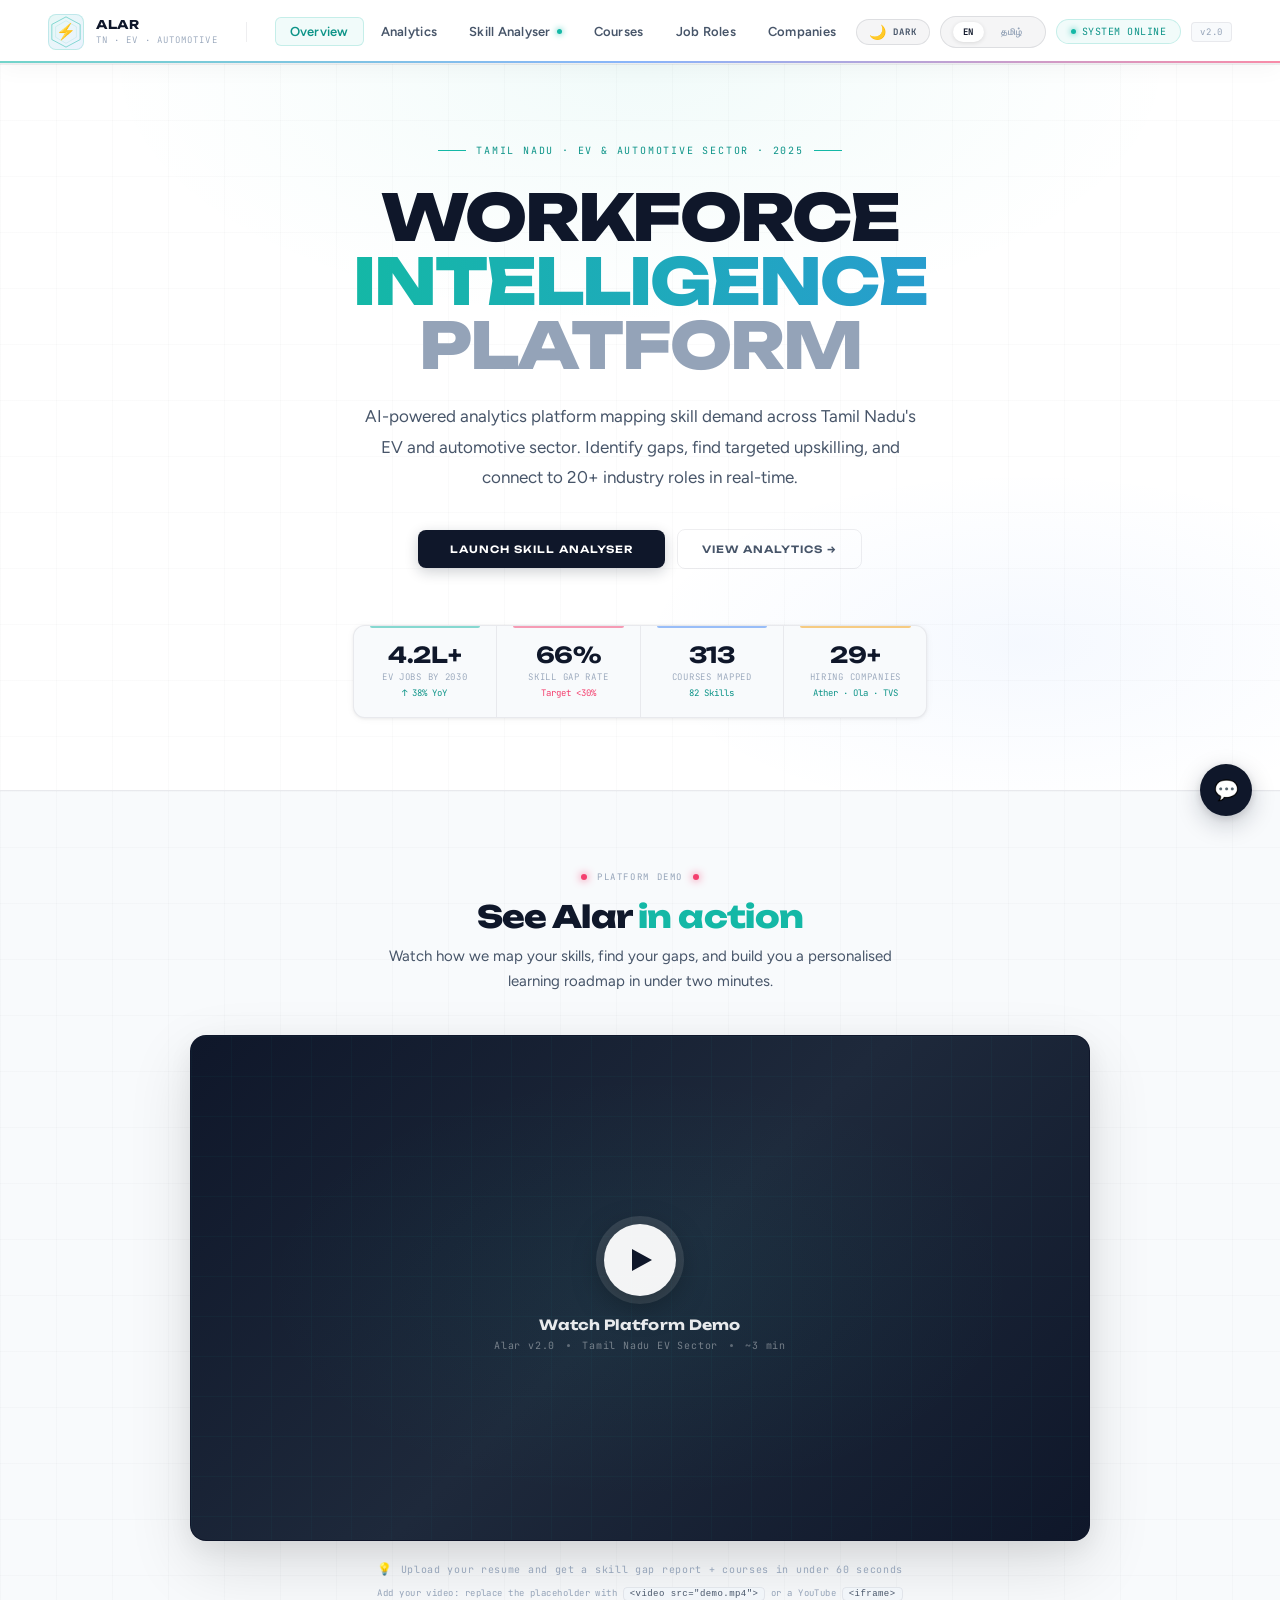
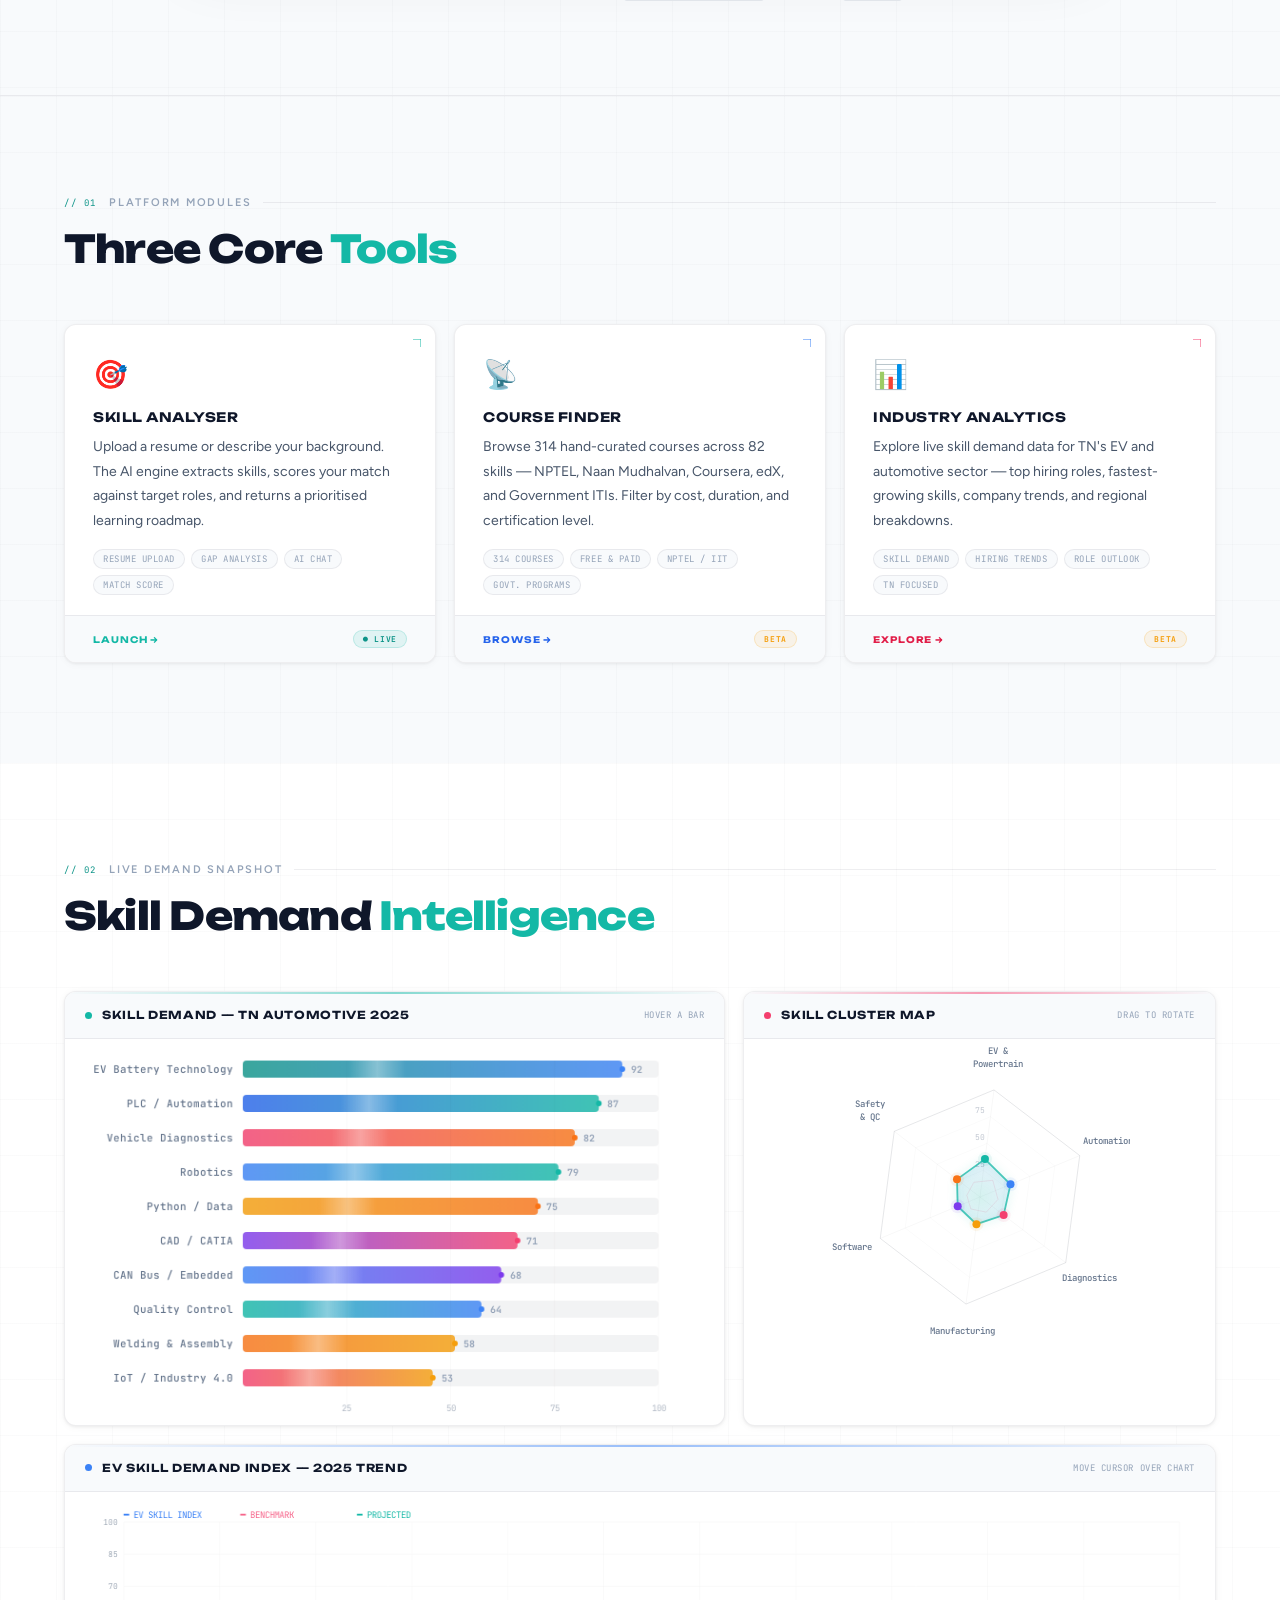
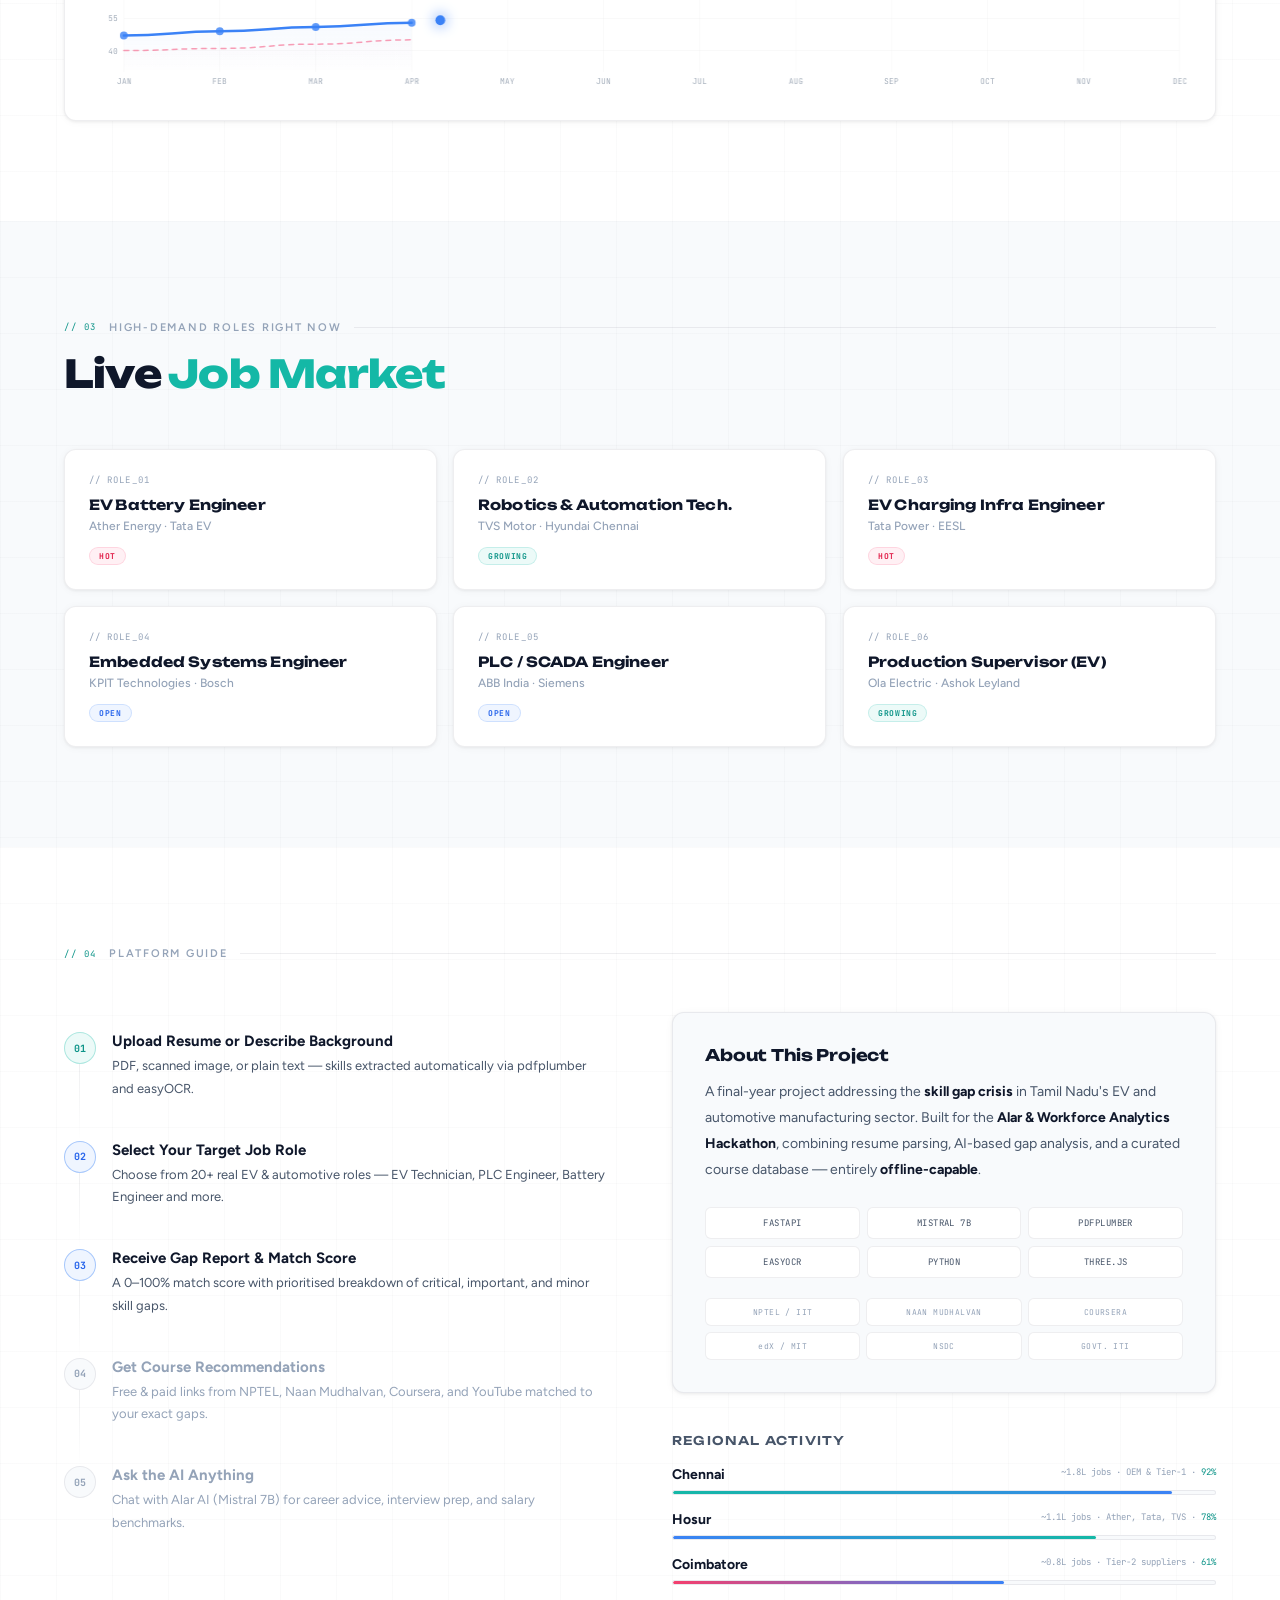
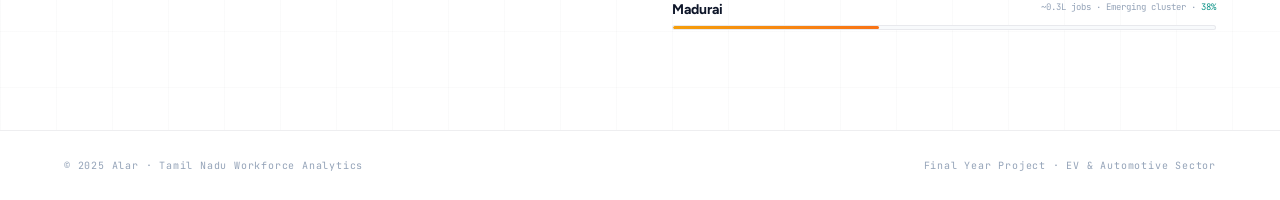
<file: static/test1.html>
<!DOCTYPE html>
<html lang="en">
<head>
<meta charset="UTF-8"/>
<meta name="viewport" content="width=device-width, initial-scale=1.0"/>
<title>Alar — TN Workforce Command Center</title>
<link rel="stylesheet" href="test1.css"/>
<link rel="stylesheet" href="chat-widget.css"/>
<link rel="stylesheet" href="theme-lang.css"/>
</head>
<body>

<!-- LOADER -->
<div id="loader">
  <div class="loader-logo">Alar</div>
  <div class="loader-bar-track"><div class="loader-bar-fill"></div></div>
  <div class="loader-text">INITIALISING WORKFORCE ANALYTICS...</div>
</div>

<!-- PARTICLE CANVAS -->
<canvas id="particle-canvas"></canvas>

<!-- NAV -->
<nav class="nav">
  <a class="brand" href="#">
    <div class="brand-hex">
      <svg viewBox="0 0 36 36" fill="none" xmlns="http://www.w3.org/2000/svg">
        <polygon points="18,2 33,10 33,26 18,34 3,26 3,10" stroke="rgba(20,184,166,.5)" stroke-width="1" fill="none"/>
        <polygon points="18,6 29,12.5 29,23.5 18,30 7,23.5 7,12.5" stroke="rgba(20,184,166,.25)" stroke-width=".5" fill="none"/>
      </svg>
      <div class="brand-inner">⚡</div>
    </div>
    <div>
      <div class="brand-name">Alar</div>
      <div class="brand-tag">TN · EV · Automotive</div>
    </div>
  </a>

  <div class="nav-sep"></div>

  <nav class="nav-links">
    <a class="nl active" href="#">Overview</a>
    <a class="nl" href="industry-analytics.html">Analytics</a>
    <a class="nl nl-live" href="index.html">Skill Analyser</a>
    <a class="nl" href="course-finder.html">Courses</a>
    <a class="nl" href="job-roles.html">Job Roles</a>
    <a class="nl" href="tn-companies.html">Companies</a>
  </nav>

  <div class="nav-right">
    <div id="st-theme-mount"></div>
    <div id="st-lang-mount"></div>
    <div class="status-pill">
      <div style="width:5px;height:5px;border-radius:50%;background:var(--g);box-shadow:0 0 6px var(--g);animation:blink 1.6s ease infinite;"></div>
      SYSTEM ONLINE
    </div>
    <div class="ver-badge">v2.0</div>
  </div>
</nav>

<main>

  <!-- ════════ HERO ════════ -->
  <section class="hero" id="hero">
    <div class="holo-grid"></div>

    <div class="hero-left">
      <div class="hero-eyebrow">
        <div class="eyebrow-line"></div>
        <div class="eyebrow-text">Tamil Nadu · EV &amp; Automotive Sector · 2025</div>
        <div class="eyebrow-line"></div>
      </div>

      <h1 class="hero-title">
        <span class="line1">WORKFORCE</span>
        <span class="line2">INTELLIGENCE</span>
        <span class="line3">PLATFORM</span>
      </h1>

      <p class="hero-desc">
        AI-powered analytics platform mapping skill demand across Tamil Nadu's EV and automotive sector. Identify gaps, find targeted upskilling, and connect to 20+ industry roles in real-time.
      </p>

      <div class="hero-ctas">
        <a class="btn-primary" href="index.html">Launch Skill Analyser</a>
        <a class="btn-ghost" href="industry-analytics.html">View Analytics →</a>
      </div>

      <div class="stat-strip">
        <div class="stat-item" style="--c:var(--g)">
          <div class="stat-val" data-count="420000" data-prefix="" data-suffix="L+">4.2L+</div>
          <div class="stat-lbl">EV Jobs by 2030</div>
          <div class="stat-delta up">↑ 38% YoY</div>
        </div>
        <div class="stat-item" style="--c:var(--m)">
          <div class="stat-val" data-count="67" data-suffix="%">67%</div>
          <div class="stat-lbl">Skill Gap Rate</div>
          <div class="stat-delta dn">Target &lt;30%</div>
        </div>
        <div class="stat-item" style="--c:var(--b)">
          <div class="stat-val" data-count="314">314</div>
          <div class="stat-lbl">Courses Mapped</div>
          <div class="stat-delta up">82 Skills</div>
        </div>
        <div class="stat-item" style="--c:var(--y)">
          <div class="stat-val" data-count="30" data-suffix="+">30+</div>
          <div class="stat-lbl">Hiring Companies</div>
          <div class="stat-delta up">Ather · Ola · TVS</div>
        </div>
      </div>
    </div>
  </section>

  <!-- ════════ INTRO VIDEO ════════ -->
  <section class="video-section" id="demo">
    <div class="holo-grid"></div>
    <div class="video-inner">

      <div class="video-label">
        <div class="video-label-dot"></div>
        <div class="video-label-text">Platform Demo</div>
        <div class="video-label-dot"></div>
      </div>

      <h2 class="video-title reveal">See Alar <span>in action</span></h2>
      <p class="video-subtitle reveal">Watch how we map your skills, find your gaps, and build you a personalised learning roadmap in under two minutes.</p>

      <!-- ╔══════════════════════════════════════╗
           ║  VIDEO FRAME                         ║
           ║  To use a local video:               ║
           ║    Replace the placeholder div with: ║
           ║    <video src="demo.mp4" controls    ║
           ║     poster="demo-thumb.jpg"></video> ║
           ║                                      ║
           ║  To embed YouTube:                   ║
           ║    <iframe                           ║
           ║     src="https://www.youtube.com/    ║
           ║     embed/YOUR_VIDEO_ID"             ║
           ║     allowfullscreen></iframe>        ║
           ╚══════════════════════════════════════╝ -->
      <div class="video-frame reveal" id="videoFrame">

        <!-- Placeholder — remove this div once you add a real video -->
        <div class="video-placeholder" id="videoPlaceholder" onclick="playDemo()">
          <div class="play-btn" aria-label="Play demo video"></div>
          <div class="video-placeholder-text">
            <div class="vpt-title">Watch Platform Demo</div>
            <div class="vpt-meta">
              <span>Alar v2.0</span>
              <div class="vpt-meta-dot"></div>
              <span>Tamil Nadu EV Sector</span>
              <div class="vpt-meta-dot"></div>
              <span>~3 min</span>
            </div>
          </div>
        </div>

        <!-- Your video goes here — uncomment and update src -->
        <!--
        <video
          id="demoVideo"
          src="demo.mp4"
          poster="demo-thumb.jpg"
          controls
          preload="metadata">
        </video>
        -->

      </div>

      <div class="video-caption reveal">
        <span class="video-caption-icon">💡</span>
        <span>Upload your resume and get a skill gap report + courses in under 60 seconds</span>
      </div>

      <div class="video-src-hint reveal">
        Add your video: replace the placeholder with <code>&lt;video src="demo.mp4"&gt;</code> or a YouTube <code>&lt;iframe&gt;</code>
      </div>

    </div>
  </section>



  <!-- ════════ PLATFORM TOOLS ════════ -->
  <section class="section" id="tools">
    <div class="holo-grid"></div>

    <div class="section-label reveal">
      <span class="sl-num">// 01</span>
      <span class="sl-text">Platform Modules</span>
      <div class="sl-line"></div>
    </div>

    <h2 class="section-title reveal">Three Core <span>Tools</span></h2>

    <div class="tools-grid">

      <a class="tool-card" href="index.html" style="--tc-color:var(--g)">
        <div class="tc-glow"></div>
        <div class="tc-scan"></div>
        <div class="tc-corner"></div>
        <div class="tc-body">
          <div class="tc-icon">🎯</div>
          <div class="tc-title">SKILL ANALYSER</div>
          <div class="tc-desc">Upload a resume or describe your background. The AI engine extracts skills, scores your match against target roles, and returns a prioritised learning roadmap.</div>
          <div class="tc-tags">
            <span class="tc-tag">Resume Upload</span>
            <span class="tc-tag">Gap Analysis</span>
            <span class="tc-tag">AI Chat</span>
            <span class="tc-tag">Match Score</span>
          </div>
        </div>
        <div class="tc-foot">
          <span class="tc-cta">LAUNCH →</span>
          <span class="tc-badge badge-live">● LIVE</span>
        </div>
      </a>

      <a class="tool-card" href="course-finder.html" style="--tc-color:var(--b)">
        <div class="tc-glow" style="--tc-color:var(--b)"></div>
        <div class="tc-scan"></div>
        <div class="tc-corner" style="--tc-color:var(--b)"></div>
        <div class="tc-body">
          <div class="tc-icon">📡</div>
          <div class="tc-title">COURSE FINDER</div>
          <div class="tc-desc">Browse 314 hand-curated courses across 82 skills — NPTEL, Naan Mudhalvan, Coursera, edX, and Government ITIs. Filter by cost, duration, and certification level.</div>
          <div class="tc-tags">
            <span class="tc-tag">314 Courses</span>
            <span class="tc-tag">Free &amp; Paid</span>
            <span class="tc-tag">NPTEL / IIT</span>
            <span class="tc-tag">Govt. Programs</span>
          </div>
        </div>
        <div class="tc-foot">
          <span class="tc-cta" style="color:var(--b2)">BROWSE →</span>
          <span class="tc-badge badge-beta">BETA</span>
        </div>
      </a>

      <a class="tool-card" href="industry-analytics.html" style="--tc-color:var(--m)">
        <div class="tc-glow" style="--tc-color:var(--m)"></div>
        <div class="tc-scan"></div>
        <div class="tc-corner" style="--tc-color:var(--m)"></div>
        <div class="tc-body">
          <div class="tc-icon">📊</div>
          <div class="tc-title">INDUSTRY ANALYTICS</div>
          <div class="tc-desc">Explore live skill demand data for TN's EV and automotive sector — top hiring roles, fastest-growing skills, company trends, and regional breakdowns.</div>
          <div class="tc-tags">
            <span class="tc-tag">Skill Demand</span>
            <span class="tc-tag">Hiring Trends</span>
            <span class="tc-tag">Role Outlook</span>
            <span class="tc-tag">TN Focused</span>
          </div>
        </div>
        <div class="tc-foot">
          <span class="tc-cta" style="color:var(--m2)">EXPLORE →</span>
          <span class="tc-badge badge-beta">BETA</span>
        </div>
      </a>

    </div>
  </section>

  <!-- ════════ ANALYTICS ════════ -->
  <section class="section" id="analytics">
    <div class="holo-grid"></div>

    <div class="section-label reveal">
      <span class="sl-num">// 02</span>
      <span class="sl-text">Live Demand Snapshot</span>
      <div class="sl-line"></div>
    </div>

    <h2 class="section-title reveal">Skill Demand <span>Intelligence</span></h2>

    <div class="analytics-layout">

      <div class="chart-panel" style="--cp-color:var(--g)">
        <div class="cp-head">
          <div class="cp-dot" style="color:var(--g)"></div>
          <div class="cp-title">SKILL DEMAND — TN AUTOMOTIVE 2025</div>
          <div class="cp-meta" id="barHoverMeta">HOVER A BAR</div>
        </div>
        <div class="cp-body" style="padding:12px 16px;">
          <canvas id="skillBarCanvas"></canvas>
        </div>
      </div>

      <div class="chart-panel" style="--cp-color:var(--m)">
        <div class="cp-head">
          <div class="cp-dot" style="color:var(--m)"></div>
          <div class="cp-title">SKILL CLUSTER MAP</div>
          <div class="cp-meta">DRAG TO ROTATE</div>
        </div>
        <div class="cp-body" style="display:flex;align-items:center;justify-content:center;padding:8px;">
          <canvas id="radarCanvas" width="300" height="300"></canvas>
        </div>
      </div>

      <div class="chart-panel trend-panel" style="--cp-color:var(--b)">
        <div class="cp-head">
          <div class="cp-dot" style="color:var(--b)"></div>
          <div class="cp-title">EV SKILL DEMAND INDEX — 2025 TREND</div>
          <div class="cp-meta" id="trendHoverMeta">MOVE CURSOR OVER CHART</div>
        </div>
        <div class="cp-body" style="padding:12px 16px 16px;">
          <canvas id="trendCanvas"></canvas>
        </div>
      </div>

    </div>
  </section>

  <!-- ════════ JOB ROLES ════════ -->
  <section class="section" id="roles">
    <div class="holo-grid"></div>

    <div class="section-label reveal">
      <span class="sl-num">// 03</span>
      <span class="sl-text">High-Demand Roles Right Now</span>
      <div class="sl-line"></div>
    </div>

    <h2 class="section-title reveal">Live <span>Job Market</span></h2>

    <div class="roles-grid" id="rolesGrid"></div>
  </section>

  <!-- ════════ HOW IT WORKS ════════ -->
  <section class="section" id="how">
    <div class="holo-grid"></div>

    <div class="section-label reveal">
      <span class="sl-num">// 04</span>
      <span class="sl-text">Platform Guide</span>
      <div class="sl-line"></div>
    </div>

    <div class="steps-layout">
      <div class="steps-list" id="stepsList"></div>

      <div>
        <div class="about-card reveal">
          <div class="about-title">About This Project</div>
          <p class="about-text">
            A final-year project addressing the <strong>skill gap crisis</strong> in Tamil Nadu's EV and automotive manufacturing sector. Built for the <strong>Alar &amp; Workforce Analytics Hackathon</strong>, combining resume parsing, AI-based gap analysis, and a curated course database — entirely <strong>offline-capable</strong>.
          </p>
          <div class="tech-grid">
            <div class="tech-item">FASTAPI</div>
            <div class="tech-item">MISTRAL 7B</div>
            <div class="tech-item">PDFPLUMBER</div>
            <div class="tech-item">EASYOCR</div>
            <div class="tech-item">PYTHON</div>
            <div class="tech-item">THREE.JS</div>
          </div>
          <div class="sources-row">
            <div class="src-chip">NPTEL / IIT</div>
            <div class="src-chip">NAAN MUDHALVAN</div>
            <div class="src-chip">COURSERA</div>
            <div class="src-chip">edX / MIT</div>
            <div class="src-chip">NSDC</div>
            <div class="src-chip">GOVT. ITI</div>
          </div>
        </div>

        <div class="region-section reveal">
          <div class="region-title">Regional Activity</div>
          <div class="region-list" id="regionList"></div>
        </div>
      </div>
    </div>
  </section>

</main>

<footer class="footer">
  <div class="footer-left">© 2025 Alar · Tamil Nadu Workforce Analytics</div>
  <div class="footer-right">Final Year Project · EV &amp; Automotive Sector</div>
</footer>

<script>
/* ─── 1. LOADER — first visit only ─── */
(function(){
  const loader = document.getElementById('loader');
  if(localStorage.getItem('st_visited')){
    // Already visited — hide immediately with no flash
    loader.style.display = 'none';
  } else {
    // First visit — show loader then mark as visited
    window.addEventListener('load', () => {
      setTimeout(() => {
        loader.classList.add('hidden');
        localStorage.setItem('st_visited', '1');
      }, 2000);
    });
  }
})();

/* ─── 3. PARTICLE FIELD (adapted for light bg) ─── */
(function() {
  const canvas = document.getElementById('particle-canvas');
  const ctx = canvas.getContext('2d');
  let W, H, particles = [];
  function resize() { W = canvas.width = window.innerWidth; H = canvas.height = window.innerHeight; }
  resize(); window.addEventListener('resize', resize);
  const N = 70;
  for (let i = 0; i < N; i++) {
    particles.push({
      x: Math.random()*W, y: Math.random()*H,
      vx: (Math.random()-.5)*.35, vy: (Math.random()-.5)*.35,
      r: Math.random()*1.4+.3,
      color: Math.random()>.6 ? '#14b8a6' : Math.random()>.5 ? '#3b82f6' : '#f43f6e',
      alpha: Math.random()*.25+.06,
    });
  }
  let pmx=0, pmy=0;
  document.addEventListener('mousemove', e => { pmx=e.clientX; pmy=e.clientY; });
  function draw() {
    ctx.clearRect(0,0,W,H);
    for (let i=0;i<N;i++) {
      for (let j=i+1;j<N;j++) {
        const dx=particles[i].x-particles[j].x, dy=particles[i].y-particles[j].y;
        const dist=Math.sqrt(dx*dx+dy*dy);
        if (dist<100) {
          ctx.beginPath(); ctx.moveTo(particles[i].x,particles[i].y); ctx.lineTo(particles[j].x,particles[j].y);
          ctx.strokeStyle=`rgba(20,184,166,${(1-dist/100)*.06})`; ctx.lineWidth=.5; ctx.stroke();
        }
      }
      const mdx=particles[i].x-pmx, mdy=particles[i].y-pmy;
      const md=Math.sqrt(mdx*mdx+mdy*mdy);
      if (md<90) { particles[i].vx+=mdx/md*.3; particles[i].vy+=mdy/md*.3; }
      particles[i].vx*=.99; particles[i].vy*=.99;
      particles[i].x+=particles[i].vx; particles[i].y+=particles[i].vy;
      if(particles[i].x<0)particles[i].x=W; if(particles[i].x>W)particles[i].x=0;
      if(particles[i].y<0)particles[i].y=H; if(particles[i].y>H)particles[i].y=0;
      ctx.beginPath(); ctx.arc(particles[i].x,particles[i].y,particles[i].r,0,Math.PI*2);
      ctx.fillStyle=particles[i].color; ctx.globalAlpha=particles[i].alpha; ctx.fill(); ctx.globalAlpha=1;
    }
    requestAnimationFrame(draw);
  }
  draw();
})();

/* ─── 4. PLAY DEMO — dismisses placeholder, shows video ─── */
function playDemo(){
  // If you have a <video> element with id="demoVideo", this plays it:
  const video = document.getElementById('demoVideo');
  if(video){
    document.getElementById('videoPlaceholder').classList.add('hidden');
    video.play();
    return;
  }
  // Otherwise just hide the placeholder so a YouTube iframe becomes visible:
  document.getElementById('videoPlaceholder').classList.add('hidden');
}

/* ─── 5. TOOL CARDS 3D TILT ─── */
document.querySelectorAll('.tool-card').forEach(card => {
  card.addEventListener('mousemove',e=>{
    const rect=card.getBoundingClientRect(), cx=rect.left+rect.width/2, cy=rect.top+rect.height/2;
    const dx=(e.clientX-cx)/(rect.width/2), dy=(e.clientY-cy)/(rect.height/2);
    card.style.transform=`perspective(700px) rotateY(${dx*8}deg) rotateX(${-dy*6}deg) translateZ(4px)`;
  });
  card.addEventListener('mouseleave',()=>{ card.style.transform='perspective(700px) rotateY(0deg) rotateX(0deg) translateZ(0)'; });
});

/* ─── 6. SKILL BAR CANVAS (light theme) ─── */
(function(){
  const canvas=document.getElementById('skillBarCanvas');
  const parent=canvas.parentElement;

  const SKILLS=[
    {label:'EV Battery Technology',val:92,c1:'#0d9488',c2:'#3b82f6'},
    {label:'PLC / Automation',     val:87,c1:'#2563eb',c2:'#14b8a6'},
    {label:'Vehicle Diagnostics',  val:82,c1:'#f43f6e',c2:'#f97316'},
    {label:'Robotics',             val:79,c1:'#3b82f6',c2:'#14b8a6'},
    {label:'Python / Data',        val:75,c1:'#f59e0b',c2:'#f97316'},
    {label:'CAD / CATIA',          val:71,c1:'#7c3aed',c2:'#f43f6e'},
    {label:'CAN Bus / Embedded',   val:68,c1:'#3b82f6',c2:'#7c3aed'},
    {label:'Quality Control',      val:64,c1:'#14b8a6',c2:'#3b82f6'},
    {label:'Welding & Assembly',   val:58,c1:'#f97316',c2:'#f59e0b'},
    {label:'IoT / Industry 4.0',   val:53,c1:'#f43f6e',c2:'#f59e0b'},
  ];

  let W,H,barH=18,gap=36,marginL=170,marginR=52,marginT=10;
  let animVals=SKILLS.map(()=>0), targets=SKILLS.map(()=>0);
  let hovered=-1, particles=[], startTime=null, triggered=false;

  function resize(){ W=canvas.width=parent.offsetWidth; H=canvas.height=SKILLS.length*36+20; }
  resize(); window.addEventListener('resize',resize);
  const ctx=canvas.getContext('2d');

  function burst(x,y,color){
    for(let i=0;i<12;i++){
      const angle=Math.random()*Math.PI*2, speed=1+Math.random()*2.5;
      particles.push({x,y,vx:Math.cos(angle)*speed,vy:Math.sin(angle)*speed,alpha:1,color,r:1.2+Math.random()*1.8,life:0});
    }
  }

  function draw(ts){
    if(!startTime)startTime=ts;
    const elapsed=ts-startTime;
    ctx.clearRect(0,0,W,H);
    const maxW=W-marginL-marginR;

    SKILLS.forEach((s,i)=>{
      const y=marginT+i*gap, targetPx=(s.val/100)*maxW;
      const ease=triggered?Math.min(elapsed/(900+i*80),1):0;
      const eased=ease<1?1-Math.pow(1-ease,4):1;
      animVals[i]=eased*targetPx;
      const isHov=hovered===i;

      // label
      ctx.font=`${isHov?'600':'500'} 11px "JetBrains Mono"`;
      ctx.fillStyle=isHov?'#0f172a':'#64748b';
      ctx.textAlign='right'; ctx.fillText(s.label,marginL-10,y+barH/2+4);

      // track
      ctx.fillStyle='rgba(15,23,42,.05)'; ctx.beginPath(); roundRect(ctx,marginL,y,maxW,barH,4); ctx.fill();

      if(animVals[i]>2){
        const grad=ctx.createLinearGradient(marginL,0,marginL+animVals[i],0);
        grad.addColorStop(0,s.c1+(isHov?'ff':'cc')); grad.addColorStop(1,s.c2+(isHov?'ff':'cc'));
        ctx.fillStyle=grad; ctx.beginPath(); roundRect(ctx,marginL,y,animVals[i],barH,4); ctx.fill();

        // shimmer
        const shimX=marginL+(animVals[i]*((ts%2000)/2000));
        const shimGrad=ctx.createLinearGradient(shimX-30,0,shimX+30,0);
        shimGrad.addColorStop(0,'rgba(255,255,255,0)'); shimGrad.addColorStop(.5,'rgba(255,255,255,.35)'); shimGrad.addColorStop(1,'rgba(255,255,255,0)');
        ctx.fillStyle=shimGrad; ctx.beginPath(); roundRect(ctx,marginL,y,animVals[i],barH,4); ctx.fill();

        if(isHov){ ctx.shadowColor=s.c2; ctx.shadowBlur=10; ctx.fillStyle='rgba(0,0,0,0)'; ctx.beginPath(); roundRect(ctx,marginL,y,animVals[i],barH,4); ctx.fill(); ctx.shadowBlur=0; }

        // end cap
        ctx.beginPath(); ctx.arc(marginL+animVals[i],y+barH/2,isHov?5:3,0,Math.PI*2);
        ctx.fillStyle=s.c2; if(isHov){ctx.shadowColor=s.c2;ctx.shadowBlur=10;} ctx.fill(); ctx.shadowBlur=0;

        // value label
        ctx.font='700 10px "JetBrains Mono"';
        ctx.fillStyle=isHov?s.c2:'#94a3b8'; ctx.textAlign='left';
        ctx.fillText(s.val,marginL+animVals[i]+9,y+barH/2+4); ctx.textAlign='right';

        if(ease>=1&&targets[i]===0){ burst(marginL+targetPx,y+barH/2,s.c2); targets[i]=1; }
      }
    });

    // grid lines
    ctx.strokeStyle='rgba(15,23,42,.06)'; ctx.lineWidth=.5;
    [25,50,75,100].forEach(pct=>{
      const x=marginL+(pct/100)*maxW;
      ctx.beginPath(); ctx.moveTo(x,marginT); ctx.lineTo(x,H-8); ctx.stroke();
      ctx.font='9px "JetBrains Mono"'; ctx.fillStyle='rgba(100,116,139,.5)'; ctx.textAlign='center';
      ctx.fillText(pct,x,H-2);
    });

    particles=particles.filter(p=>p.alpha>.02);
    particles.forEach(p=>{
      p.x+=p.vx; p.y+=p.vy; p.vy+=.08; p.vx*=.97; p.alpha-=.025; p.life++;
      ctx.beginPath(); ctx.arc(p.x,p.y,p.r,0,Math.PI*2);
      ctx.fillStyle=p.color+Math.floor(p.alpha*255).toString(16).padStart(2,'0'); ctx.fill();
    });
    requestAnimationFrame(draw);
  }
  requestAnimationFrame(draw);

  canvas.addEventListener('mousemove',e=>{
    const rect=canvas.getBoundingClientRect(), my=e.clientY-rect.top;
    const idx=Math.floor((my-10)/gap);
    hovered=(idx>=0&&idx<SKILLS.length)?idx:-1;
    document.getElementById('barHoverMeta').textContent=hovered>=0?`${SKILLS[hovered].label}: ${SKILLS[hovered].val}/100`:'HOVER A BAR';
  });
  canvas.addEventListener('mouseleave',()=>{ hovered=-1; document.getElementById('barHoverMeta').textContent='HOVER A BAR'; });

  const obs=new IntersectionObserver(entries=>{
    if(entries[0].isIntersecting){triggered=true;startTime=null;obs.disconnect();}
  },{threshold:.25}); obs.observe(canvas);

  function roundRect(ctx,x,y,w,h,r){
    ctx.moveTo(x+r,y); ctx.lineTo(x+w-r,y); ctx.quadraticCurveTo(x+w,y,x+w,y+r);
    ctx.lineTo(x+w,y+h-r); ctx.quadraticCurveTo(x+w,y+h,x+w-r,y+h);
    ctx.lineTo(x+r,y+h); ctx.quadraticCurveTo(x,y+h,x,y+h-r);
    ctx.lineTo(x,y+r); ctx.quadraticCurveTo(x,y,x+r,y); ctx.closePath();
  }
}());

/* ─── 7. RADAR (light theme) ─── */
(function(){
  const canvas=document.getElementById('radarCanvas'), ctx=canvas.getContext('2d');
  const S=300; canvas.width=canvas.height=S;
  const cx=S/2, cy=S/2;

  const AXES=[
    {label:'EV &\nPowertrain',val:.95,color:'#14b8a6'},
    {label:'Automation',     val:.82,color:'#3b82f6'},
    {label:'Diagnostics',    val:.74,color:'#f43f6e'},
    {label:'Manufacturing',  val:.68,color:'#f59e0b'},
    {label:'Software',       val:.60,color:'#7c3aed'},
    {label:'Safety\n& QC',   val:.72,color:'#f97316'},
  ];
  const N=AXES.length, R=108;
  let rotAngle=0, dragStart=null, dragVal=0, fillProgress=0, triggered=false, hoveredAxis=-1, sparkles=[];

  canvas.addEventListener('mousedown',e=>{dragStart=e.clientX;dragVal=rotAngle;});
  window.addEventListener('mouseup',()=>{dragStart=null;});
  window.addEventListener('mousemove',e=>{
    if(dragStart!==null) rotAngle=dragVal+(e.clientX-dragStart)*.012;
    const rect=canvas.getBoundingClientRect(), mx=e.clientX-rect.left, my=e.clientY-rect.top;
    let found=-1;
    AXES.forEach((a,i)=>{
      const angle=(i/N)*Math.PI*2-Math.PI/2+rotAngle;
      const px=cx+Math.cos(angle)*R*a.val, py=cy+Math.sin(angle)*R*a.val;
      if(Math.abs(mx-px)<18&&Math.abs(my-py)<18)found=i;
    });
    if(found!==hoveredAxis&&found>=0){
      const angle=(found/N)*Math.PI*2-Math.PI/2+rotAngle;
      const px=cx+Math.cos(angle)*R*AXES[found].val, py=cy+Math.sin(angle)*R*AXES[found].val;
      for(let s=0;s<16;s++){const a2=Math.random()*Math.PI*2,sp=.5+Math.random()*2;sparkles.push({x:px,y:py,vx:Math.cos(a2)*sp,vy:Math.sin(a2)*sp,alpha:1,color:AXES[found].color,r:1+Math.random()*2});}
    }
    hoveredAxis=found;
  });

  function getPoint(i,frac,offset){ const angle=(i/N)*Math.PI*2-Math.PI/2+(offset||0); return{x:cx+Math.cos(angle)*R*frac,y:cy+Math.sin(angle)*R*frac}; }

  function drawFrame(){
    ctx.clearRect(0,0,S,S);
    if(dragStart===null)rotAngle+=.005;
    if(triggered&&fillProgress<1)fillProgress=Math.min(fillProgress+.018,1);
    const fillEased=1-Math.pow(1-fillProgress,3);

    // grid rings
    [.25,.5,.75,1].forEach(f=>{
      ctx.beginPath();
      for(let i=0;i<N;i++){const p=getPoint(i,f,rotAngle);i===0?ctx.moveTo(p.x,p.y):ctx.lineTo(p.x,p.y);}
      ctx.closePath();
      ctx.strokeStyle=`rgba(15,23,42,${f===1?.1:.04})`; ctx.lineWidth=f===1?1:.5; ctx.stroke();
      if(f<1){ctx.font='8px "JetBrains Mono"';ctx.fillStyle=`rgba(100,116,139,.4)`;ctx.textAlign='center';ctx.fillText(Math.round(f*100),cx,cy-R*f-3);}
    });

    // spokes
    AXES.forEach((_,i)=>{const p=getPoint(i,1,rotAngle);ctx.beginPath();ctx.moveTo(cx,cy);ctx.lineTo(p.x,p.y);ctx.strokeStyle='rgba(15,23,42,.06)';ctx.lineWidth=.6;ctx.stroke();});

    // ghost overlay
    ctx.beginPath();
    AXES.forEach((a,i)=>{const p=getPoint(i,a.val*.55*fillEased,rotAngle+Math.PI/N);i===0?ctx.moveTo(p.x,p.y):ctx.lineTo(p.x,p.y);});
    ctx.closePath(); ctx.strokeStyle='rgba(244,63,110,.12)'; ctx.lineWidth=1; ctx.stroke();

    // filled polygon
    const fillGrad=ctx.createRadialGradient(cx,cy,0,cx,cy,R);
    fillGrad.addColorStop(0,'rgba(20,184,166,.18)'); fillGrad.addColorStop(.5,'rgba(59,130,246,.1)'); fillGrad.addColorStop(1,'rgba(124,58,237,.04)');
    ctx.beginPath();
    AXES.forEach((a,i)=>{const p=getPoint(i,a.val*fillEased,rotAngle);i===0?ctx.moveTo(p.x,p.y):ctx.lineTo(p.x,p.y);});
    ctx.closePath(); ctx.fillStyle=fillGrad; ctx.fill();

    ctx.beginPath();
    AXES.forEach((a,i)=>{const p=getPoint(i,a.val*fillEased,rotAngle);i===0?ctx.moveTo(p.x,p.y):ctx.lineTo(p.x,p.y);});
    ctx.closePath(); ctx.shadowColor='rgba(20,184,166,.4)'; ctx.shadowBlur=8;
    ctx.strokeStyle='rgba(20,184,166,.75)'; ctx.lineWidth=1.8; ctx.stroke(); ctx.shadowBlur=0;

    // axis dots
    AXES.forEach((a,i)=>{
      const p=getPoint(i,a.val*fillEased,rotAngle), isH=hoveredAxis===i;
      ctx.beginPath(); ctx.arc(p.x,p.y,isH?12:7,0,Math.PI*2); ctx.fillStyle=a.color+(isH?'22':'14'); ctx.fill();
      ctx.beginPath(); ctx.arc(p.x,p.y,isH?6:4,0,Math.PI*2); ctx.fillStyle=a.color;
      if(isH){ctx.shadowColor=a.color;ctx.shadowBlur=12;} ctx.fill(); ctx.shadowBlur=0;
    });

    // labels
    AXES.forEach((a,i)=>{
      const p=getPoint(i,1.28,rotAngle), isH=hoveredAxis===i;
      ctx.font=`${isH?'700':'500'} 9px "JetBrains Mono"`;
      ctx.fillStyle=isH?a.color:'#64748b'; ctx.textAlign='center';
      ctx.shadowColor=isH?a.color:'transparent'; ctx.shadowBlur=isH?8:0;
      const lines=a.label.split('\n');
      lines.forEach((ln,li)=>ctx.fillText(ln,p.x,p.y+li*13-(lines.length-1)*6)); ctx.shadowBlur=0;
      if(isH){ctx.font='800 11px "JetBrains Mono"';ctx.fillStyle=a.color;ctx.fillText(Math.round(a.val*100)+'%',p.x,p.y+lines.length*13+2);}
    });

    // sparkles
    sparkles=sparkles.filter(s=>s.alpha>.02);
    sparkles.forEach(s=>{s.x+=s.vx;s.y+=s.vy;s.vy+=.04;s.vx*=.97;s.alpha-=.03;ctx.beginPath();ctx.arc(s.x,s.y,s.r,0,Math.PI*2);ctx.fillStyle=s.color+Math.floor(s.alpha*255).toString(16).padStart(2,'0');ctx.fill();});
    requestAnimationFrame(drawFrame);
  }
  requestAnimationFrame(drawFrame);
  const obs=new IntersectionObserver(e=>{if(e[0].isIntersecting){triggered=true;obs.disconnect();}},{threshold:.3});
  obs.observe(canvas);
}());

/* ─── 8. TREND LINE (light theme) ─── */
(function(){
  const canvas=document.getElementById('trendCanvas'), parent=canvas.parentElement;
  const metaEl=document.getElementById('trendHoverMeta'), ctx=canvas.getContext('2d');
  const MONTHS=['JAN','FEB','MAR','APR','MAY','JUN','JUL','AUG','SEP','OCT','NOV','DEC'];
  const EV=[47,49,51,53,57,63,70,74,78,80,83,86];
  const BENCH=[40,41,43,45,47,50,53,56,59,61,63,65];
  const PROJ=[null,null,null,null,null,null,null,null,null,80,85,91];
  let W,H; const ML=44,MR=20,MT=18,MB=32;
  let drawProgress=0, triggered=false, hoveredIdx=-1, lineParticles=[];

  function resize(){ W=canvas.width=parent.offsetWidth; H=canvas.height=200; }
  resize(); window.addEventListener('resize',resize);
  function px(i){return ML+(i/(MONTHS.length-1))*(W-ML-MR);}
  function py(v){return MT+(1-(v-30)/70)*(H-MT-MB);}

  function drawFrame(ts){
    ctx.clearRect(0,0,W,H);
    if(triggered&&drawProgress<1)drawProgress=Math.min(drawProgress+.014,1);
    const dp=1-Math.pow(1-drawProgress,3);

    // grid
    ctx.strokeStyle='rgba(15,23,42,.06)'; ctx.lineWidth=.5;
    [40,55,70,85,100].forEach(v=>{
      const y=py(v); ctx.beginPath();ctx.moveTo(ML,y);ctx.lineTo(W-MR,y);ctx.stroke();
      ctx.font='8px "JetBrains Mono"';ctx.fillStyle='rgba(100,116,139,.6)';ctx.textAlign='right';ctx.fillText(v,ML-6,y+3);
    });
    MONTHS.forEach((m,i)=>{
      const x=px(i); ctx.beginPath();ctx.moveTo(x,MT);ctx.lineTo(x,H-MB);ctx.stroke();
      ctx.font='8px "JetBrains Mono"';ctx.fillStyle='rgba(100,116,139,.6)';ctx.textAlign='center';ctx.fillText(m,x,H-MB+12);
    });

    const clampI=dp*(MONTHS.length-1);
    function drawLine(data,color,dashed,width){
      ctx.save(); ctx.strokeStyle=color; ctx.lineWidth=width||2; ctx.lineCap='round'; ctx.lineJoin='round';
      if(dashed)ctx.setLineDash([5,5]); ctx.beginPath();
      let started=false;
      data.forEach((v,i)=>{
        if(v==null||i>clampI)return;
        const x=px(i),y=py(v);
        if(!started){ctx.moveTo(x,y);started=true;} else {
          const prev=data.slice(0,i).reverse().find(d=>d!=null);
          const pi=data.slice(0,i).reverse().findIndex(d=>d!=null);
          if(prev==null){ctx.lineTo(x,y);}
          else{const px0=px(i-pi-1),py0=py(prev),cpx=(px0+x)/2;ctx.bezierCurveTo(cpx,py0,cpx,y,x,y);}
        }
      });
      ctx.stroke(); ctx.restore();
    }

    // fills
    const benchGrad=ctx.createLinearGradient(0,MT,0,H-MB);
    benchGrad.addColorStop(0,'rgba(244,63,110,.06)'); benchGrad.addColorStop(1,'rgba(244,63,110,.0)');
    ctx.save(); ctx.beginPath();
    BENCH.forEach((v,i)=>{if(i>clampI)return;const x=px(i),y=py(v);i===0?ctx.moveTo(x,y):ctx.bezierCurveTo((px(i-1)+px(i))/2,py(BENCH[i-1]),(px(i-1)+px(i))/2,y,x,y);});
    ctx.lineTo(px(Math.min(Math.floor(clampI),MONTHS.length-1)),H-MB); ctx.lineTo(ML,H-MB); ctx.closePath(); ctx.fillStyle=benchGrad; ctx.fill(); ctx.restore();

    const evGrad=ctx.createLinearGradient(0,MT,0,H-MB);
    evGrad.addColorStop(0,'rgba(59,130,246,.12)'); evGrad.addColorStop(1,'rgba(59,130,246,.0)');
    ctx.save(); ctx.beginPath();
    EV.forEach((v,i)=>{if(i>clampI)return;const x=px(i),y=py(v);i===0?ctx.moveTo(x,y):ctx.bezierCurveTo((px(i-1)+px(i))/2,py(EV[i-1]),(px(i-1)+px(i))/2,y,x,y);});
    ctx.lineTo(px(Math.min(Math.floor(clampI),MONTHS.length-1)),H-MB); ctx.lineTo(ML,H-MB); ctx.closePath(); ctx.fillStyle=evGrad; ctx.fill(); ctx.restore();

    const projStart=PROJ.findIndex(v=>v!=null);
    if(dp>projStart/(MONTHS.length-1)){
      const projGrad=ctx.createLinearGradient(0,MT,0,H-MB);
      projGrad.addColorStop(0,'rgba(20,184,166,.06)'); projGrad.addColorStop(1,'rgba(20,184,166,.0)');
      ctx.save(); ctx.beginPath(); let s2=false;
      PROJ.forEach((v,i)=>{if(v==null||i>clampI)return;const x=px(i),y=py(v);if(!s2){ctx.moveTo(x,y);s2=true;}else{ctx.bezierCurveTo((px(i-1)+px(i))/2,py(PROJ[i-1]||v),(px(i-1)+px(i))/2,y,x,y);}});
      ctx.lineTo(px(Math.min(Math.floor(clampI),MONTHS.length-1)),H-MB); ctx.lineTo(px(projStart),H-MB); ctx.closePath(); ctx.fillStyle=projGrad; ctx.fill(); ctx.restore();
    }

    drawLine(BENCH,'rgba(244,63,110,.5)',true,1.5);
    drawLine(EV,'#3b82f6',false,2.5);
    drawLine(PROJ,'#14b8a6',true,2);

    // draw head
    const headI=Math.min(clampI,MONTHS.length-1), headIfloor=Math.floor(headI), headFrac=headI-headIfloor;
    if(headIfloor<MONTHS.length-1){
      const hx=px(headIfloor)+headFrac*(px(headIfloor+1)-px(headIfloor));
      const hy=py(EV[headIfloor])+headFrac*(py(EV[headIfloor+1])-py(EV[headIfloor]));
      ctx.beginPath();ctx.arc(hx,hy,5,0,Math.PI*2);ctx.fillStyle='#3b82f6';
      ctx.shadowColor='#3b82f6';ctx.shadowBlur=14;ctx.fill();ctx.shadowBlur=0;
    }

    // data dots
    EV.forEach((v,i)=>{
      if(i>clampI)return;
      const x=px(i),y=py(v),isH=hoveredIdx===i;
      ctx.beginPath();ctx.arc(x,y,isH?7:4,0,Math.PI*2);
      ctx.fillStyle=isH?'#2563eb':'rgba(59,130,246,.8)';
      if(isH){ctx.shadowColor='#3b82f6';ctx.shadowBlur=12;} ctx.fill();ctx.shadowBlur=0;
    });

    // crosshair + tooltip
    if(hoveredIdx>=0&&hoveredIdx<MONTHS.length){
      const hx=px(hoveredIdx);
      ctx.save(); ctx.strokeStyle='rgba(59,130,246,.25)'; ctx.lineWidth=1; ctx.setLineDash([3,3]);
      ctx.beginPath();ctx.moveTo(hx,MT);ctx.lineTo(hx,H-MB);ctx.stroke(); ctx.restore();
      const evV=EV[hoveredIdx],bV=BENCH[hoveredIdx],pV=PROJ[hoveredIdx];
      const tw=130,th=pV?72:54,tx=Math.min(hx+8,W-MR-tw),ty=MT+4;
      ctx.fillStyle='rgba(255,255,255,.97)'; ctx.strokeStyle='rgba(59,130,246,.2)'; ctx.lineWidth=1;
      ctx.shadowColor='rgba(0,0,0,.08)'; ctx.shadowBlur=12;
      ctx.beginPath();roundRect2(ctx,tx,ty,tw,th,6);ctx.fill();ctx.stroke();ctx.shadowBlur=0;
      ctx.font='700 9px "JetBrains Mono"';ctx.fillStyle='#64748b';ctx.textAlign='left';
      ctx.fillText(MONTHS[hoveredIdx]+' 2025',tx+10,ty+14);
      ctx.fillStyle='#2563eb';ctx.fillText('EV INDEX: '+evV,tx+10,ty+28);
      ctx.fillStyle='rgba(244,63,110,.9)';ctx.fillText('BENCHMARK: '+bV,tx+10,ty+42);
      if(pV){ctx.fillStyle='#0d9488';ctx.fillText('PROJECTED: '+pV,tx+10,ty+56);}
    }

    // floating particles
    if(drawProgress>=1&&Math.random()<.08){
      const ri=Math.floor(Math.random()*MONTHS.length);
      lineParticles.push({x:px(ri),y:py(EV[ri]),vx:(Math.random()-.5)*.5,vy:-1-Math.random(),alpha:.6,r:1+Math.random()*1.5});
    }
    lineParticles=lineParticles.filter(p=>p.alpha>.02);
    lineParticles.forEach(p=>{p.x+=p.vx;p.y+=p.vy;p.vy+=.015;p.alpha-=.015;ctx.beginPath();ctx.arc(p.x,p.y,p.r,0,Math.PI*2);ctx.fillStyle='rgba(59,130,246,'+p.alpha+')';ctx.fill();});

    // legend
    ctx.font='9px "JetBrains Mono"';ctx.textAlign='left';
    [['━ EV SKILL INDEX','#3b82f6'],['━ BENCHMARK','rgba(244,63,110,.8)'],['━ PROJECTED','#14b8a6']].forEach(([lbl,col],i)=>{ctx.fillStyle=col;ctx.fillText(lbl,ML+i*120,MT-4);});
    requestAnimationFrame(drawFrame);
  }
  requestAnimationFrame(drawFrame);

  canvas.addEventListener('mousemove',e=>{
    const rect=canvas.getBoundingClientRect(), mx=e.clientX-rect.left;
    let best=-1,bestD=9999;
    MONTHS.forEach((_,i)=>{const d=Math.abs(px(i)-mx);if(d<bestD){bestD=d;best=i;}});
    hoveredIdx=bestD<24?best:-1;
    if(hoveredIdx>=0)metaEl.textContent=`${MONTHS[hoveredIdx]}: EV=${EV[hoveredIdx]} · BENCH=${BENCH[hoveredIdx]}`;
    else metaEl.textContent='MOVE CURSOR OVER CHART';
  });
  canvas.addEventListener('mouseleave',()=>{hoveredIdx=-1;metaEl.textContent='MOVE CURSOR OVER CHART';});

  function roundRect2(ctx,x,y,w,h,r){
    ctx.moveTo(x+r,y);ctx.lineTo(x+w-r,y);ctx.quadraticCurveTo(x+w,y,x+w,y+r);
    ctx.lineTo(x+w,y+h-r);ctx.quadraticCurveTo(x+w,y+h,x+w-r,y+h);
    ctx.lineTo(x+r,y+h);ctx.quadraticCurveTo(x,y+h,x,y+h-r);
    ctx.lineTo(x,y+r);ctx.quadraticCurveTo(x,y,x+r,y);ctx.closePath();
  }
  const obs=new IntersectionObserver(e=>{if(e[0].isIntersecting){triggered=true;obs.disconnect();}},{threshold:.25});
  obs.observe(canvas);
}());

/* ─── 9. ROLE CARDS ─── */
const roles = [
  {num:'01',title:'EV Battery Engineer',          co:'Ather Energy · Tata EV',         badge:'Hot',     cls:'rb-hot',  color:'var(--m)'},
  {num:'02',title:'Robotics & Automation Tech.',  co:'TVS Motor · Hyundai Chennai',    badge:'Growing', cls:'rb-grow', color:'var(--g)'},
  {num:'03',title:'EV Charging Infra Engineer',   co:'Tata Power · EESL',              badge:'Hot',     cls:'rb-hot',  color:'var(--m)'},
  {num:'04',title:'Embedded Systems Engineer',    co:'KPIT Technologies · Bosch',       badge:'Open',    cls:'rb-open', color:'var(--b)'},
  {num:'05',title:'PLC / SCADA Engineer',         co:'ABB India · Siemens',            badge:'Open',    cls:'rb-open', color:'var(--b)'},
  {num:'06',title:'Production Supervisor (EV)',   co:'Ola Electric · Ashok Leyland',   badge:'Growing', cls:'rb-grow', color:'var(--g)'},
];
document.getElementById('rolesGrid').innerHTML = roles.map(r => `
  <div class="role-card reveal" style="--rc-color:${r.color}">
    <div class="role-num">// ROLE_${r.num}</div>
    <div class="role-title">${r.title}</div>
    <div class="role-co">${r.co}</div>
    <div class="role-badges"><span class="role-badge ${r.cls}">${r.badge}</span></div>
  </div>
`).join('');

document.querySelectorAll('.role-card').forEach(card => {
  card.addEventListener('mousemove',e=>{
    const rect=card.getBoundingClientRect();
    const dx=(e.clientX-rect.left-rect.width/2)/(rect.width/2);
    const dy=(e.clientY-rect.top-rect.height/2)/(rect.height/2);
    card.style.transform=`perspective(600px) rotateY(${dx*7}deg) rotateX(${-dy*5}deg) translateY(-3px)`;
  });
  card.addEventListener('mouseleave',()=>{card.style.transform='perspective(600px) rotateY(0) rotateX(0) translateY(0)';});
});

/* ─── 10. STEPS ─── */
const steps = [
  {st:'done',n:'01',title:'Upload Resume or Describe Background',desc:'PDF, scanned image, or plain text — skills extracted automatically via pdfplumber and easyOCR.'},
  {st:'curr',n:'02',title:'Select Your Target Job Role',         desc:'Choose from 20+ real EV & automotive roles — EV Technician, PLC Engineer, Battery Engineer and more.'},
  {st:'curr',n:'03',title:'Receive Gap Report & Match Score',    desc:'A 0–100% match score with prioritised breakdown of critical, important, and minor skill gaps.'},
  {st:'next',n:'04',title:'Get Course Recommendations',          desc:'Free & paid links from NPTEL, Naan Mudhalvan, Coursera, and YouTube matched to your exact gaps.'},
  {st:'next',n:'05',title:'Ask the AI Anything',                 desc:'Chat with Alar AI (Mistral 7B) for career advice, interview prep, and salary benchmarks.'},
];
document.getElementById('stepsList').innerHTML = steps.map(s => `
  <div class="step ${s.st} reveal">
    <div class="step-num">${s.n}</div>
    <div class="step-body">
      <div class="step-title">${s.title}</div>
      <div class="step-desc">${s.desc}</div>
    </div>
  </div>
`).join('');

/* ─── 11. REGION BARS ─── */
const regions = [
  {city:'Chennai',    meta:'~1.8L jobs · OEM & Tier-1',    pct:92, grad:'linear-gradient(90deg,var(--g),var(--b))'},
  {city:'Hosur',      meta:'~1.1L jobs · Ather, Tata, TVS', pct:78, grad:'linear-gradient(90deg,var(--b),var(--g))'},
  {city:'Coimbatore', meta:'~0.8L jobs · Tier-2 suppliers', pct:61, grad:'linear-gradient(90deg,var(--m),var(--b))'},
  {city:'Madurai',    meta:'~0.3L jobs · Emerging cluster', pct:38, grad:'linear-gradient(90deg,var(--y),var(--o))'},
];
document.getElementById('regionList').innerHTML = regions.map(r => `
  <div class="rg-row">
    <div class="rg-top">
      <span class="rg-city">${r.city}</span>
      <span class="rg-meta">${r.meta} · <span style="color:var(--g2)">${r.pct}%</span></span>
    </div>
    <div class="rg-track"><div class="rg-fill" data-w="${r.pct}" style="background:${r.grad};"></div></div>
  </div>
`).join('');

/* ─── 12. INTERSECTION OBSERVER ─── */
const obs = new IntersectionObserver(entries => {
  entries.forEach(e => {
    if (e.isIntersecting) {
      e.target.classList.add('in');
      e.target.querySelectorAll('.sbar-fill,.rg-fill').forEach((b,i) => {
        setTimeout(()=>{ b.style.width = b.dataset.w+'%'; }, i*80);
      });
    }
  });
}, { threshold: 0.12 });
document.querySelectorAll('.reveal').forEach(el => obs.observe(el));

const regionObs = new IntersectionObserver(entries => {
  if(entries[0].isIntersecting){
    document.querySelectorAll('.rg-fill').forEach((b,i) => { setTimeout(()=>{b.style.width=b.dataset.w+'%';},i*150); });
    regionObs.disconnect();
  }
},{threshold:.3});
const howSection=document.getElementById('how');
if(howSection)regionObs.observe(howSection);

/* ─── 13. COUNTER ANIMATION ─── */
function animCount(el, target, duration=2000){
  let start=null;
  const suffix=el.dataset.suffix||'';
  const step=ts=>{
    if(!start)start=ts;
    const p=Math.min((ts-start)/duration,1);
    const ease=1-Math.pow(1-p,4);
    const val=Math.floor(ease*target);
    if(target>=1000){el.textContent=(val/100000).toFixed(1)+'L+';}
    else{el.textContent=val+suffix;}
    if(p<1)requestAnimationFrame(step);
  };
  requestAnimationFrame(step);
}
const heroObs=new IntersectionObserver(entries=>{
  if(entries[0].isIntersecting){
    document.querySelectorAll('[data-count]').forEach(el=>animCount(el,+el.dataset.count,2000));
    heroObs.disconnect();
  }
},{threshold:.5});
heroObs.observe(document.getElementById('hero'));
</script>
<script src="chat-widget.js"></script>
<script src="theme-lang.js"></script>
</body>
</html>
</file>
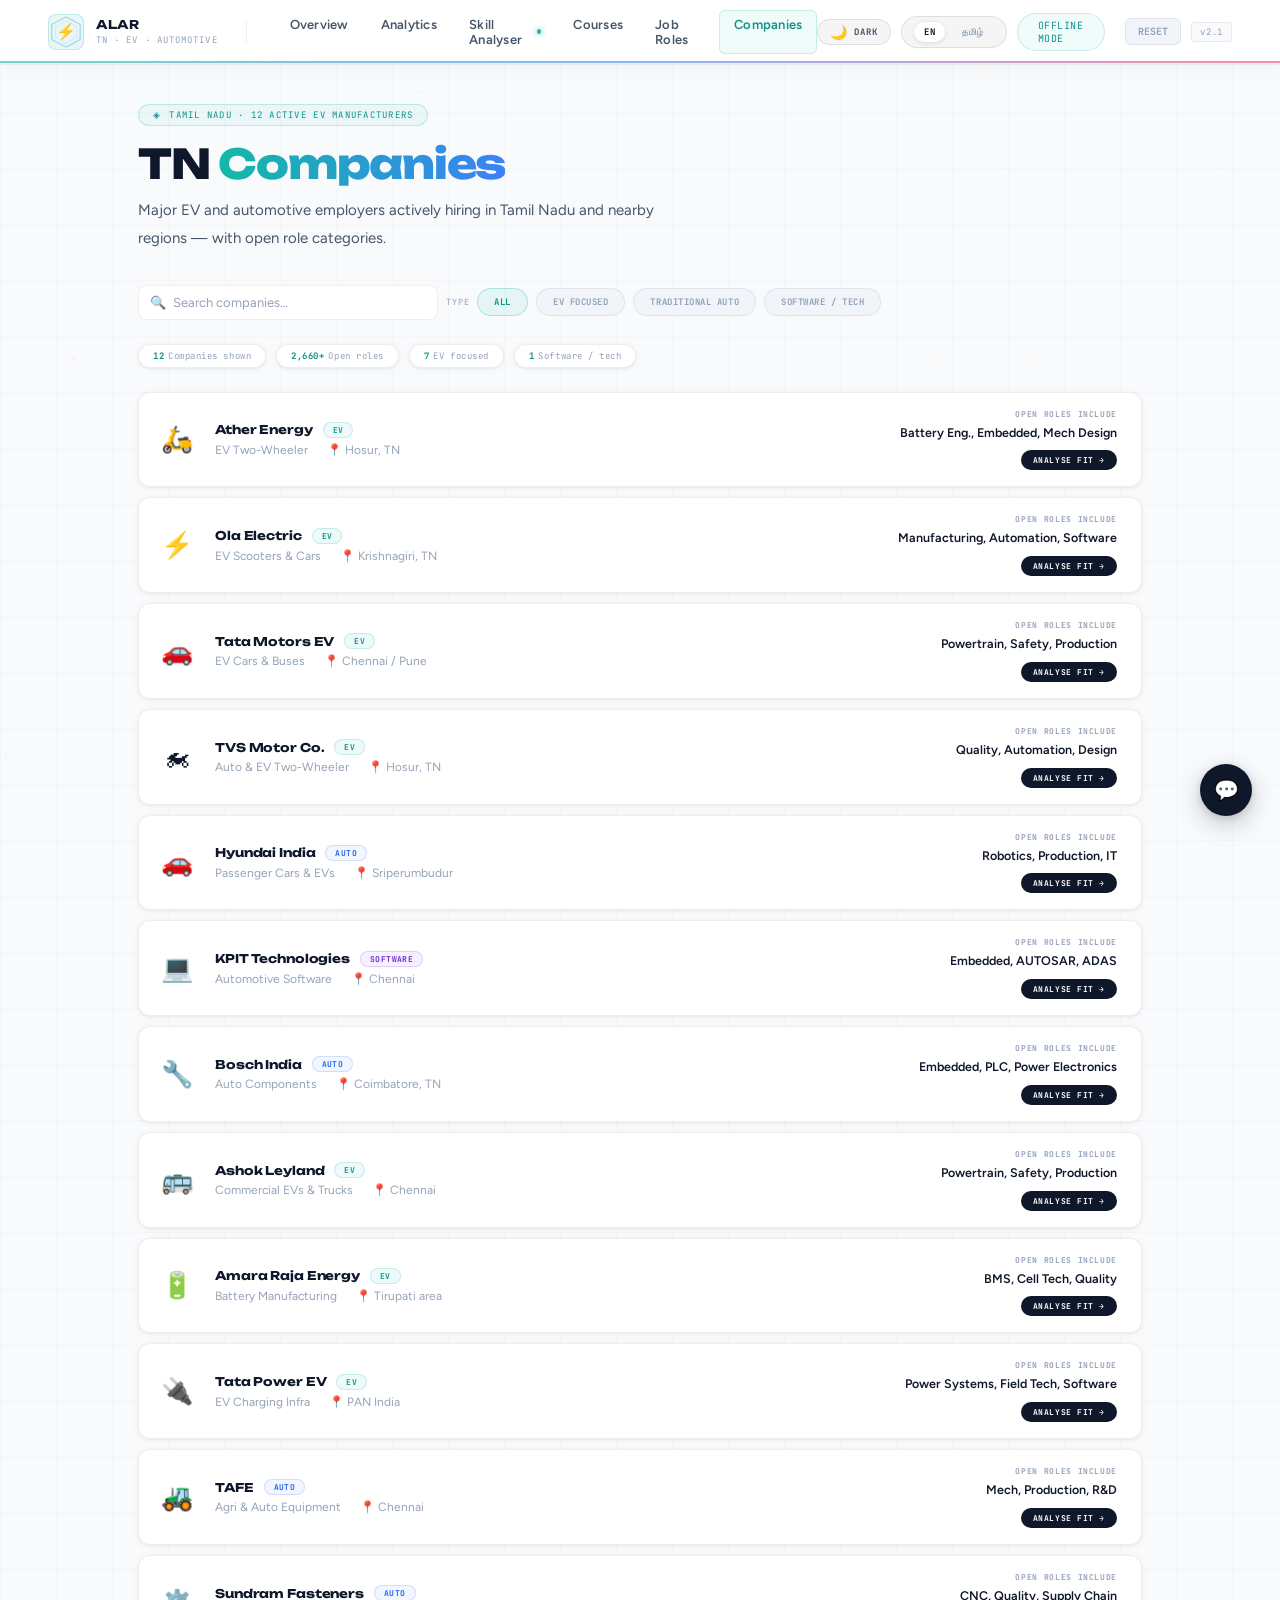
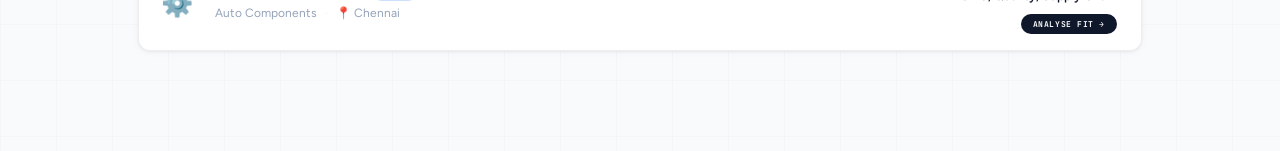
<file: static/tn-companies.html>
<!DOCTYPE html>
<html lang="en">
<head>
<meta charset="UTF-8"/>
<meta name="viewport" content="width=device-width, initial-scale=1.0"/>
<title>TN Companies — ALAR</title>
<link href="https://fonts.googleapis.com/css2?family=Unbounded:wght@300;400;500;600;700;800;900&family=Figtree:ital,wght@0,300;0,400;0,500;0,600;0,700;1,300&family=JetBrains+Mono:wght@100;300;400;700&display=swap" rel="stylesheet"/>
<link rel="stylesheet" href="theme-lang.css"/>
<style>
*, *::before, *::after { box-sizing: border-box; margin: 0; padding: 0; }

/* ── TOKENS ── */
:root {
  --bg:    #f8fafc;
  --bg2:   #ffffff;
  --bg3:   #f1f5f9;
  --panel: #ffffff;

  --g:  #14b8a6;  --g2: #0d9488;
  --b:  #3b82f6;  --b2: #2563eb;
  --m:  #f43f6e;  --m2: #e11d48;
  --y:  #f59e0b;  --o:  #f97316;
  --v:  #7c3aed;  --v2: #6d28d9;

  --rim:  rgba(15,23,42,.07);
  --rim2: rgba(20,184,166,.3);

  --ink:  #0f172a;
  --ink2: #475569;
  --ink3: #94a3b8;

  --shadow-sm: 0 1px 3px rgba(0,0,0,.06), 0 1px 8px rgba(0,0,0,.04);
  --shadow:    0 4px 16px rgba(0,0,0,.08), 0 1px 4px rgba(0,0,0,.04);
  --shadow-lg: 0 12px 40px rgba(0,0,0,.1), 0 4px 12px rgba(0,0,0,.05);

  --f-disp: 'Unbounded', monospace;
  --f-ui:   'Figtree', sans-serif;
  --f-code: 'JetBrains Mono', monospace;
}

html { scroll-behavior: smooth; }
body { background: var(--bg); color: var(--ink); font-family: var(--f-ui); font-size: 15px; min-height: 100vh; overflow-x: hidden; -webkit-font-smoothing: antialiased; }
::-webkit-scrollbar { width: 4px; }
::-webkit-scrollbar-track { background: var(--bg3); }
::-webkit-scrollbar-thumb { background: rgba(20,184,166,.25); border-radius: 10px; }

/* ── PARTICLES ── */
#particle-canvas { position: fixed; inset: 0; z-index: 0; pointer-events: none; opacity: .4; }

/* ── NAV ── */
.nav { position: fixed; top: 0; left: 0; right: 0; z-index: 500; height: 64px; display: flex; align-items: center; padding: 0 48px; background: rgba(255,255,255,.92); border-bottom: 1px solid var(--rim); backdrop-filter: blur(24px) saturate(1.8); box-shadow: 0 1px 0 rgba(0,0,0,.04), 0 4px 24px rgba(0,0,0,.04); }
.nav::after { content: ''; position: absolute; bottom: 0; left: 0; right: 0; height: 2px; background: linear-gradient(90deg, var(--g), var(--b), var(--m)); opacity: .6; }
.brand { display: flex; align-items: center; gap: 12px; text-decoration: none; flex-shrink: 0; }
.brand-hex { width: 36px; height: 36px; position: relative; display: flex; align-items: center; justify-content: center; background: linear-gradient(135deg, rgba(20,184,166,.1), rgba(59,130,246,.1)); border-radius: 8px; border: 1px solid rgba(20,184,166,.2); }
.brand-hex svg { position: absolute; inset: 0; animation: hex-spin 10s linear infinite; }
@keyframes hex-spin { to { transform: rotate(360deg); } }
.brand-inner { font-size: 16px; z-index: 1; position: relative; }
.brand-name { font-family: var(--f-disp); font-size: 12px; font-weight: 700; letter-spacing: .06em; color: var(--ink); }
.brand-name span { color: var(--g); }
.brand-tag { font-family: var(--f-code); font-size: 9px; color: var(--ink3); letter-spacing: .12em; text-transform: uppercase; margin-top: 2px; }
.nav-sep { width: 1px; height: 20px; background: var(--rim); margin: 0 28px; }
.nav-links { display: flex; gap: 2px; }
.nl { padding: 6px 14px; font-family: var(--f-ui); font-size: 13px; font-weight: 600; letter-spacing: .02em; color: var(--ink2); text-decoration: none; border-radius: 6px; border: 1px solid transparent; transition: all .18s; }
.nl:hover { color: var(--ink); background: rgba(0,0,0,.04); }
.nl.active { color: var(--g2); border-color: rgba(20,184,166,.2); background: rgba(20,184,166,.06); }
.nl-live { display: flex; align-items: center; gap: 6px; }
.nl-live::after { content: ''; width: 5px; height: 5px; border-radius: 50%; background: var(--g); box-shadow: 0 0 6px var(--g); animation: blink 1.6s ease infinite; }
@keyframes blink { 0%,100%{opacity:1} 50%{opacity:.25} }
.nav-right { margin-left: auto; display: flex; align-items: center; gap: 10px; }
.status-pill { display: flex; align-items: center; gap: 6px; padding: 5px 14px; border: 1px solid rgba(20,184,166,.2); border-radius: 20px; background: rgba(20,184,166,.06); font-family: var(--f-code); font-size: 10px; color: var(--g2); letter-spacing: .05em; }
.status-dot { width: 6px; height: 6px; border-radius: 50%; background: var(--g); box-shadow: 0 0 6px var(--g); animation: blink 2s ease infinite; flex-shrink: 0; }
.ver-badge { font-family: var(--f-code); font-size: 9px; color: var(--ink3); padding: 3px 8px; border: 1px solid var(--rim); border-radius: 4px; background: var(--bg); letter-spacing: .08em; }

/* ── LAYOUT ── */
main { position: relative; z-index: 2; padding-top: 64px; }
.holo-grid { position: absolute; inset: 0; pointer-events: none; background-image: linear-gradient(rgba(15,23,42,.018) 1px, transparent 1px), linear-gradient(90deg, rgba(15,23,42,.018) 1px, transparent 1px); background-size: 56px 56px; }
.page { max-width: 1100px; margin: 0 auto; padding: 40px 48px 100px; }

/* ── PAGE HEADER ── */
.page-header { margin-bottom: 32px; animation: slideUp .5s ease both; }
@keyframes slideUp { from{opacity:0;transform:translateY(18px)} to{opacity:1;transform:translateY(0)} }
.page-eyebrow { display: inline-flex; align-items: center; gap: 8px; font-family: var(--f-code); font-size: 9px; color: var(--g2); letter-spacing: .14em; text-transform: uppercase; border: 1px solid rgba(20,184,166,.22); border-radius: 20px; padding: 4px 14px; background: rgba(20,184,166,.06); margin-bottom: 16px; }
.page-eyebrow::before { content: '◈'; }
.page-title { font-family: var(--f-disp); font-size: clamp(24px,3.2vw,42px); font-weight: 800; color: var(--ink); letter-spacing: -.03em; line-height: 1.05; margin-bottom: 12px; }
.page-title .hl { background: linear-gradient(90deg, var(--g), var(--b)); -webkit-background-clip: text; -webkit-text-fill-color: transparent; background-clip: text; }
.page-sub { font-family: var(--f-ui); font-size: 15px; color: var(--ink2); line-height: 1.85; max-width: 560px; }

/* ── CONTROLS ── */
.controls { display: flex; align-items: center; gap: 8px; margin-bottom: 24px; flex-wrap: wrap; animation: slideUp .5s .05s ease both; }
.search-wrap { position: relative; flex: 1; min-width: 200px; max-width: 300px; }
.search-icon { position: absolute; left: 12px; top: 50%; transform: translateY(-50%); font-size: 13px; pointer-events: none; }
.search-input { width: 100%; padding: 9px 12px 9px 34px; border: 1px solid var(--rim); border-radius: 8px; background: var(--bg2); font-family: var(--f-ui); font-size: 13px; color: var(--ink); outline: none; transition: border-color .18s, box-shadow .18s; }
.search-input:focus { border-color: rgba(20,184,166,.35); box-shadow: 0 0 0 3px rgba(20,184,166,.07); }
.search-input::placeholder { color: var(--ink3); font-size: 13px; }
.filter-label { font-family: var(--f-code); font-size: 8.5px; color: var(--ink3); letter-spacing: .1em; text-transform: uppercase; }
.filter-btn { padding: 7px 16px; border-radius: 20px; border: 1px solid var(--rim); background: var(--bg3); font-family: var(--f-code); font-size: 9px; font-weight: 700; letter-spacing: .06em; text-transform: uppercase; color: var(--ink3); cursor: pointer; transition: all .15s; }
.filter-btn:hover { border-color: rgba(20,184,166,.25); color: var(--ink2); }
.filter-btn.active { background: rgba(20,184,166,.08); border-color: rgba(20,184,166,.28); color: var(--g2); }

/* ── STAT STRIP ── */
.stat-strip { display: flex; gap: 10px; margin-bottom: 24px; animation: slideUp .5s .08s ease both; flex-wrap: wrap; }
.stat-chip { font-family: var(--f-code); font-size: 9px; color: var(--ink3); letter-spacing: .06em; padding: 5px 14px; border: 1px solid var(--rim); border-radius: 20px; background: var(--bg2); box-shadow: var(--shadow-sm); }
.stat-chip span { color: var(--g2); font-weight: 700; margin-right: 4px; }

/* ── COMPANY LIST ── */
.company-list { display: flex; flex-direction: column; gap: 10px; animation: slideUp .5s .1s ease both; }

.company-row {
  background: var(--panel); border: 1px solid var(--rim);
  border-radius: 12px; box-shadow: var(--shadow-sm);
  display: grid; grid-template-columns: 56px 1fr auto;
  align-items: center; gap: 0;
  transition: border-color .2s, transform .2s, box-shadow .2s;
  position: relative; overflow: hidden;
}
.company-row:hover { transform: translateX(4px); box-shadow: var(--shadow); border-color: rgba(20,184,166,.2); }
.company-row::before { content: ''; position: absolute; left: 0; top: 0; bottom: 0; width: 3px; background: var(--g); opacity: 0; transition: opacity .2s; }
.company-row:hover::before { opacity: .6; }

.co-emoji-wrap { display: flex; align-items: center; justify-content: center; padding: 18px 0 18px 20px; }
.co-emoji { font-size: 26px; line-height: 1; }

.co-main { padding: 16px 20px; min-width: 0; }
.co-name-row { display: flex; align-items: center; gap: 10px; margin-bottom: 5px; }
.co-name { font-family: var(--f-disp); font-size: 12px; font-weight: 700; color: var(--ink); letter-spacing: -.01em; }
.co-type-badge { font-family: var(--f-code); font-size: 8px; font-weight: 700; padding: 2px 9px; border-radius: 20px; letter-spacing: .05em; text-transform: uppercase; flex-shrink: 0; }
.badge-ev       { background: rgba(20,184,166,.07);  border: 1px solid rgba(20,184,166,.2);  color: var(--g2); }
.badge-auto     { background: rgba(59,130,246,.07);  border: 1px solid rgba(59,130,246,.2);  color: var(--b2); }
.badge-software { background: rgba(124,58,237,.07);  border: 1px solid rgba(124,58,237,.2);  color: var(--v2); }
.co-meta { display: flex; align-items: center; gap: 8px; font-family: var(--f-ui); font-size: 12px; color: var(--ink3); flex-wrap: wrap; }
.co-meta-dot { color: var(--rim); }

.co-right { padding: 16px 24px 16px 0; text-align: right; min-width: 220px; }
.co-open-label { font-family: var(--f-code); font-size: 8px; font-weight: 700; color: var(--ink3); text-transform: uppercase; letter-spacing: .08em; margin-bottom: 5px; }
.co-open-roles { font-family: var(--f-ui); font-size: 12.5px; font-weight: 600; color: var(--ink); line-height: 1.5; }
.co-cta { display: inline-flex; align-items: center; gap: 5px; margin-top: 8px; padding: 5px 12px; border-radius: 20px; background: var(--ink); color: #fff; font-family: var(--f-code); font-size: 8px; font-weight: 700; letter-spacing: .07em; text-transform: uppercase; border: none; cursor: pointer; transition: all .15s; }
.co-cta:hover { background: #1e293b; }

/* ── NO RESULTS ── */
.no-results { text-align: center; padding: 64px 20px; background: var(--panel); border: 1px solid var(--rim); border-radius: 12px; box-shadow: var(--shadow-sm); }
.no-results-icon { font-size: 36px; display: block; margin-bottom: 14px; }
.no-results-title { font-family: var(--f-disp); font-size: 14px; font-weight: 700; color: var(--ink); letter-spacing: -.01em; margin-bottom: 8px; }
.no-results-sub { font-family: var(--f-ui); font-size: 13px; color: var(--ink3); }
</style>
<link rel="stylesheet" href="chat-widget.css"/>
</head>
<body>

<!-- PARTICLES -->
<canvas id="particle-canvas"></canvas>

<!-- NAV -->
<nav class="nav">
  <a class="brand" href="overview.html">
    <div class="brand-hex">
      <svg viewBox="0 0 36 36" fill="none">
        <polygon points="18,2 33,10 33,26 18,34 3,26 3,10" stroke="rgba(20,184,166,.5)" stroke-width="1" fill="none"/>
        <polygon points="18,6 29,12.5 29,23.5 18,30 7,23.5 7,12.5" stroke="rgba(20,184,166,.25)" stroke-width=".5" fill="none"/>
      </svg>
      <div class="brand-inner">⚡</div>
    </div>
    <div>
      <div class="brand-name">ALAR</div>
      <div class="brand-tag">TN · EV · Automotive</div>
    </div>
  </a>
  <div class="nav-sep"></div>
  <nav class="nav-links">
    <a class="nl" href="overview.html">Overview</a>
    <a class="nl" href="industry-analytics.html">Analytics</a>
    <a class="nl nl-live" href="index.html">Skill Analyser</a>
    <a class="nl" href="course-finder.html">Courses</a>
    <a class="nl" href="job-roles.html">Job Roles</a>
    <a class="nl active" href="tn-companies.html">Companies</a>
  </nav>
  <div class="nav-right">
    <div id="st-theme-mount"></div>
    <div id="st-lang-mount"></div>
    <div class="status-pill">
      <div id="sdot"></div>
      <span id="stext">Connecting…</span>
    </div>
    <button class="btn-reset" onclick="resetApp()" title="Reset all data and start over" style="margin-left: 10px; padding: 6px 12px; font-size: 10px; border-radius: 6px; background: var(--bg3); border: 1px solid var(--rim); color: var(--ink3); cursor: pointer; font-family: var(--f-code); font-weight: 700; text-transform: uppercase;">Reset</button>
    <div class="ver-badge">v2.1</div>
  </div>
</nav>

<main>
<div class="holo-grid"></div>
<div class="page">

  <div class="page-header">
    <div class="page-eyebrow">Tamil Nadu · 12 Active EV Manufacturers</div>
    <div class="page-title">TN <span class="hl">Companies</span></div>
    <div class="page-sub">Major EV and automotive employers actively hiring in Tamil Nadu and nearby regions — with open role categories.</div>
  </div>

  <div class="controls">
    <div class="search-wrap">
      <span class="search-icon">🔍</span>
      <input class="search-input" type="text" id="searchInput" placeholder="Search companies…" oninput="applyFilters()"/>
    </div>
    <span class="filter-label">Type</span>
    <button class="filter-btn active" onclick="setFilter('all',this)">All</button>
    <button class="filter-btn" onclick="setFilter('ev',this)">EV Focused</button>
    <button class="filter-btn" onclick="setFilter('auto',this)">Traditional Auto</button>
    <button class="filter-btn" onclick="setFilter('software',this)">Software / Tech</button>
  </div>

  <div class="stat-strip" id="statStrip"></div>
  <div class="company-list" id="companyList"></div>

</div>
</main>

<script>
'use strict';

const companies = [
  { e:'🛵', n:'Ather Energy',       loc:'Hosur, TN',       type:'EV Two-Wheeler',        open:'Battery Eng., Embedded, Mech Design',   cat:'ev',       roles:340 },
  { e:'⚡', n:'Ola Electric',       loc:'Krishnagiri, TN', type:'EV Scooters & Cars',    open:'Manufacturing, Automation, Software',   cat:'ev',       roles:520 },
  { e:'🚗', n:'Tata Motors EV',     loc:'Chennai / Pune',  type:'EV Cars & Buses',       open:'Powertrain, Safety, Production',        cat:'ev',       roles:280 },
  { e:'🏍', n:'TVS Motor Co.',      loc:'Hosur, TN',       type:'Auto & EV Two-Wheeler', open:'Quality, Automation, Design',           cat:'ev',       roles:190 },
  { e:'🚗', n:'Hyundai India',      loc:'Sriperumbudur',   type:'Passenger Cars & EVs',  open:'Robotics, Production, IT',              cat:'auto',     roles:150 },
  { e:'💻', n:'KPIT Technologies',  loc:'Chennai',         type:'Automotive Software',   open:'Embedded, AUTOSAR, ADAS',               cat:'software', roles:410 },
  { e:'🔧', n:'Bosch India',        loc:'Coimbatore, TN',  type:'Auto Components',       open:'Embedded, PLC, Power Electronics',      cat:'auto',     roles:220 },
  { e:'🚌', n:'Ashok Leyland',      loc:'Chennai',         type:'Commercial EVs & Trucks',open:'Powertrain, Safety, Production',        cat:'ev',       roles:170 },
  { e:'🔋', n:'Amara Raja Energy',  loc:'Tirupati area',   type:'Battery Manufacturing', open:'BMS, Cell Tech, Quality',               cat:'ev',       roles:140 },
  { e:'🔌', n:'Tata Power EV',      loc:'PAN India',       type:'EV Charging Infra',     open:'Power Systems, Field Tech, Software',   cat:'ev',       roles:95  },
  { e:'🚜', n:'TAFE',               loc:'Chennai',         type:'Agri & Auto Equipment', open:'Mech, Production, R&D',                 cat:'auto',     roles:65  },
  { e:'⚙️', n:'Sundram Fasteners',  loc:'Chennai',         type:'Auto Components',       open:'CNC, Quality, Supply Chain',            cat:'auto',     roles:80  },
];

const BADGE = { ev:'badge-ev', auto:'badge-auto', software:'badge-software' };
const BADGE_LABEL = { ev:'EV', auto:'Auto', software:'Software' };

let activeFilter = 'all';

function setFilter(f, btn){
  activeFilter = f;
  document.querySelectorAll('.filter-btn').forEach(b=>b.classList.remove('active'));
  btn.classList.add('active');
  applyFilters();
}

function applyFilters(){
  const q = document.getElementById('searchInput').value.toLowerCase();
  const filtered = companies.filter(c=>{
    const matchFilter = activeFilter==='all' || c.cat===activeFilter;
    const matchSearch = !q || c.n.toLowerCase().includes(q) || c.type.toLowerCase().includes(q) || c.loc.toLowerCase().includes(q) || c.open.toLowerCase().includes(q);
    return matchFilter && matchSearch;
  });

  // Stats
  const totalRoles = filtered.reduce((a,c)=>a+c.roles,0);
  document.getElementById('statStrip').innerHTML = `
    <div class="stat-chip"><span>${filtered.length}</span>Companies shown</div>
    <div class="stat-chip"><span>${totalRoles.toLocaleString()}+</span>Open roles</div>
    <div class="stat-chip"><span>${filtered.filter(c=>c.cat==='ev').length}</span>EV focused</div>
    <div class="stat-chip"><span>${filtered.filter(c=>c.cat==='software').length}</span>Software / tech</div>`;

  if(!filtered.length){
    document.getElementById('companyList').innerHTML = `
      <div class="no-results">
        <span class="no-results-icon">🔍</span>
        <div class="no-results-title">No companies match</div>
        <div class="no-results-sub">Try a different search term or remove the filter.</div>
      </div>`;
    return;
  }

  document.getElementById('companyList').innerHTML = filtered.map((c,i)=>`
    <div class="company-row" style="animation:slideUp .4s ease ${i*.04}s both">
      <div class="co-emoji-wrap"><div class="co-emoji">${c.e}</div></div>
      <div class="co-main">
        <div class="co-name-row">
          <div class="co-name">${c.n}</div>
          <span class="co-type-badge ${BADGE[c.cat]}">${BADGE_LABEL[c.cat]}</span>
        </div>
        <div class="co-meta">
          <span>${c.type}</span>
          <span class="co-meta-dot">·</span>
          <span>📍 ${c.loc}</span>
        </div>
      </div>
      <div class="co-right">
        <div class="co-open-label">Open roles include</div>
        <div class="co-open-roles">${c.open}</div>
        <button class="co-cta" onclick="goAnalyse('${c.n.replace(/'/g,"\\'")}')">Analyse fit →</button>
      </div>
    </div>`).join('');
}

function goAnalyse(name){
  window.location.href = 'index.html';
}

/* ── PARTICLES ── */
(function(){
  const API = 'http://localhost:8000';
  
  /* ── HEALTH CHECK ── */
  async function checkHealth(){
    try{
      const d=await fetch(`${API}/api/health`).then(r=>r.json());
      const dot=document.getElementById('sdot');
      const txt=document.getElementById('stext');
      if(dot) dot.style.cssText='width:6px;height:6px;border-radius:50%;background:var(--g);box-shadow:0 0 6px var(--g);animation:blink 2s ease infinite;flex-shrink:0;';
      if(txt) txt.textContent=d.model_loaded?'MODEL READY':'SERVER READY';
    }catch{
      const txt=document.getElementById('stext');
      if(txt) txt.textContent='OFFLINE MODE';
    }
  }
  checkHealth();

  window.resetApp = function() {
    if (confirm('Reset everything? This clears all skills and verification data.')) {
      ['alar_verified_skills','alar_verified_timestamp','alar_industry_score','alar_temp_skills']
        .forEach(k => localStorage.removeItem(k));
      window.location.reload();
    }
  };

  const c=document.getElementById('particle-canvas'),ctx=c.getContext('2d');
  let W,H,pts=[];
  const r=()=>{W=c.width=innerWidth;H=c.height=innerHeight;};
  r();window.addEventListener('resize',r);
  for(let i=0;i<60;i++)pts.push({x:Math.random()*innerWidth,y:Math.random()*innerHeight,vx:(Math.random()-.5)*.28,vy:(Math.random()-.5)*.28,radius:Math.random()*1.3+.3,col:['#14b8a6','#3b82f6','#f43f6e','#f59e0b'][Math.floor(Math.random()*4)],alpha:Math.random()*.1+.04});
  let pmx=0,pmy=0;
  document.addEventListener('mousemove',e=>{pmx=e.clientX;pmy=e.clientY;});
  (function draw(){
    ctx.clearRect(0,0,W,H);
    for(let i=0;i<pts.length;i++){
      for(let j=i+1;j<pts.length;j++){const dx=pts[i].x-pts[j].x,dy=pts[i].y-pts[j].y,d=Math.hypot(dx,dy);if(d<100){ctx.beginPath();ctx.moveTo(pts[i].x,pts[i].y);ctx.lineTo(pts[j].x,pts[j].y);ctx.strokeStyle=`rgba(20,184,166,${(1-d/100)*.04})`;ctx.lineWidth=.4;ctx.stroke();}}
      const mdx=pts[i].x-pmx,mdy=pts[i].y-pmy,md=Math.hypot(mdx,mdy);
      if(md<80){pts[i].vx+=mdx/md*.3;pts[i].vy+=mdy/md*.3;}
      pts[i].vx*=.99;pts[i].vy*=.99;pts[i].x+=pts[i].vx;pts[i].y+=pts[i].vy;
      if(pts[i].x<0)pts[i].x=W;if(pts[i].x>W)pts[i].x=0;if(pts[i].y<0)pts[i].y=H;if(pts[i].y>H)pts[i].y=0;
      ctx.beginPath();ctx.arc(pts[i].x,pts[i].y,pts[i].radius,0,Math.PI*2);ctx.fillStyle=pts[i].col;ctx.globalAlpha=pts[i].alpha;ctx.fill();ctx.globalAlpha=1;
    }
    requestAnimationFrame(draw);
  })();
})();

window.addEventListener('load', ()=>applyFilters());
</script>
<script src="chat-widget.js"></script>
<script src="theme-lang.js"></script>
</body>
</html>
</file>
<file: static/indexstyle.css>
/* ═══════════════════════════════════════════════
   ALAR — SKILL ANALYSER (LIGHT THEME)
   indexstyle.css  v2.1  (fixed + improved)
═══════════════════════════════════════════════ */

@import url('https://fonts.googleapis.com/css2?family=Unbounded:wght@300;400;500;600;700;800;900&family=Figtree:ital,wght@0,300;0,400;0,500;0,600;0,700;1,300&family=JetBrains+Mono:wght@100;300;400;700&display=swap');

*, *::before, *::after { box-sizing: border-box; margin: 0; padding: 0; }

/* ── TOKENS ── */
:root {
  --bg:    #f8fafc;
  --bg2:   #ffffff;
  --bg3:   #f1f5f9;
  --panel: #ffffff;

  --g:  #14b8a6;
  --g2: #0d9488;
  --b:  #3b82f6;
  --b2: #2563eb;
  --m:  #f43f6e;
  --m2: #e11d48;
  --y:  #f59e0b;
  --o:  #f97316;
  --v:  #7c3aed;
  --v2: #6d28d9;

  --rim:  rgba(15,23,42,.07);
  --rim2: rgba(20,184,166,.3);
  --rim3: rgba(20,184,166,.55);

  --ink:  #0f172a;
  --ink2: #475569;
  --ink3: #94a3b8;
  --ink4: #e2e8f0;

  --shadow-sm: 0 1px 3px rgba(0,0,0,.06), 0 1px 8px rgba(0,0,0,.04);
  --shadow:    0 4px 16px rgba(0,0,0,.08), 0 1px 4px rgba(0,0,0,.04);
  --shadow-lg: 0 12px 40px rgba(0,0,0,.1), 0 4px 12px rgba(0,0,0,.05);
  --shadow-xl: 0 24px 64px rgba(0,0,0,.14), 0 8px 24px rgba(0,0,0,.08); /* FIX: was missing */

  --f-disp: 'Unbounded', monospace;
  --f-ui:   'Figtree', sans-serif;
  --f-code: 'JetBrains Mono', monospace;
  --ease-expo: cubic-bezier(0.16, 1, 0.3, 1);
}

html { scroll-behavior: smooth; }
body {
  background: var(--bg); color: var(--ink);
  font-family: var(--f-ui); font-size: 15px;
  min-height: 100vh; overflow-x: hidden;
  -webkit-font-smoothing: antialiased;
}

/* ── SCROLLBAR ── */
::-webkit-scrollbar { width: 4px; }
::-webkit-scrollbar-track { background: var(--bg3); }
::-webkit-scrollbar-thumb { background: rgba(20,184,166,.25); border-radius: 10px; }

/* ── PARTICLE CANVAS ── */
#particle-canvas { position: fixed; inset: 0; z-index: 0; pointer-events: none; opacity: .4; }

/* ── NAV ── */
.nav {
  position: fixed; top: 0; left: 0; right: 0; z-index: 500;
  height: 64px; display: flex; align-items: center; padding: 0 48px;
  background: rgba(255,255,255,.92);
  border-bottom: 1px solid var(--rim);
  backdrop-filter: blur(24px) saturate(1.8);
  box-shadow: 0 1px 0 rgba(0,0,0,.04), 0 4px 24px rgba(0,0,0,.04);
}
.nav::after {
  content: ''; position: absolute; bottom: 0; left: 0; right: 0; height: 2px;
  background: linear-gradient(90deg, var(--g), var(--b), var(--m)); opacity: .6;
}
.brand { display: flex; align-items: center; gap: 12px; text-decoration: none; flex-shrink: 0; }
.brand-hex {
  width: 36px; height: 36px; position: relative;
  display: flex; align-items: center; justify-content: center;
  background: linear-gradient(135deg, rgba(20,184,166,.1), rgba(59,130,246,.1));
  border-radius: 8px; border: 1px solid rgba(20,184,166,.2);
}
.brand-hex svg { position: absolute; inset: 0; animation: hex-spin 10s linear infinite; }
@keyframes hex-spin { to { transform: rotate(360deg); } }
.brand-inner { font-size: 16px; z-index: 1; position: relative; }
.brand-name { font-family: var(--f-disp); font-size: 12px; font-weight: 700; letter-spacing: .06em; color: var(--ink); }
.brand-name span { color: var(--g); }
.brand-tag { font-family: var(--f-code); font-size: 9px; color: var(--ink3); letter-spacing: .12em; text-transform: uppercase; margin-top: 2px; }
.nav-sep { width: 1px; height: 20px; background: var(--rim); margin: 0 28px; }
.nav-links { display: flex; gap: 2px; }
.nl {
  padding: 6px 14px; font-family: var(--f-ui); font-size: 13px; font-weight: 600;
  letter-spacing: .02em; color: var(--ink2);
  text-decoration: none; border-radius: 6px; border: 1px solid transparent; transition: all .18s;
}
.nl:hover { color: var(--ink); background: rgba(0,0,0,.04); }
.nl.active { color: var(--g2); border-color: rgba(20,184,166,.2); background: rgba(20,184,166,.06); }
.nl-live { display: flex; align-items: center; gap: 6px; }
.nl-live::after { content: ''; width: 5px; height: 5px; border-radius: 50%; background: var(--g); box-shadow: 0 0 6px var(--g); animation: blink 1.6s ease infinite; }
@keyframes blink { 0%,100%{opacity:1} 50%{opacity:.25} }
.nav-right { margin-left: auto; display: flex; align-items: center; gap: 10px; }
.status-pill {
  display: flex; align-items: center; gap: 6px; padding: 5px 14px;
  border: 1px solid rgba(20,184,166,.2); border-radius: 20px;
  background: rgba(20,184,166,.06);
  font-family: var(--f-code); font-size: 10px; color: var(--g2); letter-spacing: .05em;
}

/* FIX: Single canonical .mode-pill — removed duplicate from inline <style> */
.mode-pill {
  display: inline-flex; align-items: center; gap: 6px;
  padding: 5px 10px; border: 1px solid var(--rim);
  border-radius: 20px; background: var(--bg2);
  font-family: var(--f-code); font-size: 9px; font-weight: 700;
  letter-spacing: .06em; text-transform: uppercase;
  color: var(--ink3); cursor: pointer; transition: all .18s;
}
.mode-pill.on { background: rgba(20,184,166,.08); border-color: rgba(20,184,166,.28); color: var(--g2); }
.mode-pill:hover { border-color: var(--g); color: var(--g2); }

.btn-reset { background: none; border: 1px solid var(--rim); border-radius: 4px; padding: 3px 8px; font-family: var(--f-code); font-size: 9px; font-weight: 700; color: var(--ink3); cursor: pointer; transition: all .2s; }
.btn-reset:hover { border-color: var(--m); color: var(--m); background: rgba(244,63,110,.05); }
.ver-badge { font-family: var(--f-code); font-size: 9px; color: var(--ink3); padding: 3px 8px; border: 1px solid var(--rim); border-radius: 4px; background: var(--bg); letter-spacing: .08em; }
#sdot { width: 6px; height: 6px; border-radius: 50%; background: var(--ink3); transition: all .4s; }
#sdot.live { background: var(--g); box-shadow: 0 0 6px var(--g); animation: blink 2s ease infinite; }

/* ── MAIN ── */
main { position: relative; z-index: 2; padding-top: 64px; }
.page { max-width: 1080px; margin: 0 auto; padding: 40px 40px 100px; }

/* ── LOADBAR ── */
.loadbar { position: fixed; top: 0; left: 0; right: 0; height: 2px; background: linear-gradient(90deg,var(--g),var(--b),var(--m)); background-size: 200%; animation: lbar .8s linear infinite; display: none; z-index: 999; }
.loadbar.on { display: block; }
@keyframes lbar { from{background-position:200%} to{background-position:-200%} }

/* ── HERO ── */
.hero {
  display: grid; grid-template-columns: 1fr auto;
  align-items: center; gap: 32px; padding: 0 0 40px;
  animation: slideUp .5s ease both;
}
@keyframes slideUp { from{opacity:0;transform:translateY(18px)} to{opacity:1;transform:translateY(0)} }
.hero-badge {
  display: inline-flex; align-items: center; gap: 7px;
  font-family: var(--f-code); font-size: 9px; color: var(--g2);
  letter-spacing: .14em; text-transform: uppercase;
  border: 1px solid rgba(20,184,166,.22); border-radius: 20px; padding: 4px 14px;
  background: rgba(20,184,166,.06); margin-bottom: 16px;
}
.hero h1 {
  font-family: var(--f-disp); font-size: clamp(22px,3vw,38px);
  font-weight: 800; color: var(--ink); letter-spacing: -.03em; line-height: 1.08; margin-bottom: 14px;
}
.hero h1 .hl {
  background: linear-gradient(90deg, var(--g), var(--b));
  -webkit-background-clip: text; -webkit-text-fill-color: transparent; background-clip: text;
}
.hero p { font-family: var(--f-ui); font-size: 15px; color: var(--ink2); line-height: 1.85; max-width: 460px; }
.hero-stats { display: flex; flex-direction: column; gap: 8px; flex-shrink: 0; }
.hero-stat {
  background: var(--bg); border: 1px solid var(--rim);
  border-radius: 10px; padding: 14px 22px; text-align: center;
  min-width: 90px; position: relative; overflow: hidden;
  transition: border-color .25s, box-shadow .25s;
  box-shadow: var(--shadow-sm);
}
.hero-stat::before { content: ''; position: absolute; top: 0; left: 14px; right: 14px; height: 2px; background: var(--g); border-radius: 0 0 2px 2px; opacity: .4; }
.hero-stat:hover { border-color: var(--rim2); box-shadow: var(--shadow); }
.hero-stat-num { font-family: var(--f-disp); font-size: 20px; font-weight: 800; color: var(--ink); line-height: 1; }
.hero-stat-lbl { font-family: var(--f-code); font-size: 8px; color: var(--ink3); letter-spacing: .1em; text-transform: uppercase; margin-top: 5px; }

/* ── STEP BAR ── */
.steps-bar {
  display: flex; align-items: center;
  background: var(--panel); border: 1px solid var(--rim);
  border-radius: 10px; padding: 5px; margin-bottom: 32px;
  animation: slideUp .5s .06s ease both;
  box-shadow: var(--shadow-sm);
}
.step-btn {
  flex: 1; display: flex; align-items: center; justify-content: center; gap: 9px;
  padding: 10px 16px; border-radius: 7px; cursor: pointer; transition: all .2s; user-select: none;
}
.step-btn.active { background: rgba(20,184,166,.07); border: 1px solid rgba(20,184,166,.2); }
.step-btn.done  { background: rgba(59,130,246,.05); border: 1px solid rgba(59,130,246,.15); }
.step-btn:not(.active):not(.done) { border: 1px solid transparent; }
.step-circle {
  width: 24px; height: 24px; border-radius: 50%;
  font-family: var(--f-code); font-size: 10px; font-weight: 700;
  display: flex; align-items: center; justify-content: center; flex-shrink: 0; transition: all .2s;
}
.step-btn:not(.active):not(.done) .step-circle { background: var(--bg3); color: var(--ink3); border: 1px solid var(--rim); }
.step-btn.active .step-circle { background: rgba(20,184,166,.12); color: var(--g2); border: 1px solid rgba(20,184,166,.3); }
.step-btn.done   .step-circle { background: rgba(59,130,246,.1);   color: var(--b2); border: 1px solid rgba(59,130,246,.25); }
.step-text { font-family: var(--f-disp); font-size: 9px; font-weight: 600; letter-spacing: .06em; text-transform: uppercase; transition: color .2s; white-space: nowrap; }
.step-btn:not(.active):not(.done) .step-text { color: var(--ink3); }
.step-btn.active .step-text { color: var(--g2); }
.step-btn.done   .step-text { color: var(--b2); }
.step-divider { width: 1px; height: 20px; background: var(--rim); flex-shrink: 0; }

/* ── PANELS ── */
.step-panel { display: none; animation: slideUp .3s ease both; }
.step-panel.active { display: block; }
.panel-head { margin-bottom: 24px; }
.panel-eyebrow { font-family: var(--f-code); font-size: 9px; color: var(--g2); letter-spacing: .18em; text-transform: uppercase; margin-bottom: 8px; opacity: .8; }
.panel-title { font-family: var(--f-disp); font-size: clamp(16px,2.2vw,26px); font-weight: 800; color: var(--ink); letter-spacing: -.02em; }
.panel-sub { font-family: var(--f-ui); font-size: 14px; color: var(--ink2); margin-top: 7px; line-height: 1.75; }

/* ── HOLO CARD ── */
.holo-card {
  background: var(--panel); border: 1px solid var(--rim);
  border-radius: 12px; overflow: hidden; position: relative;
  transition: border-color .25s, box-shadow .25s;
  box-shadow: var(--shadow-sm);
}
.holo-card:hover { border-color: rgba(20,184,166,.18); }
.holo-card::before { content: ''; position: absolute; top: 0; left: 0; right: 0; height: 2px; background: linear-gradient(90deg, transparent, var(--hc, var(--g)), transparent); opacity: .5; }
.card-head {
  display: flex; align-items: center; gap: 10px;
  padding: 14px 20px; border-bottom: 1px solid var(--rim); background: var(--bg);
}
.card-dot { width: 7px; height: 7px; border-radius: 50%; flex-shrink: 0; animation: blink 2s ease infinite; }
.card-title { font-family: var(--f-disp); font-size: 10px; font-weight: 700; letter-spacing: .07em; color: var(--ink); flex: 1; text-transform: uppercase; }
.card-badge {
  font-family: var(--f-code); font-size: 8px; font-weight: 700; letter-spacing: .08em; text-transform: uppercase;
  padding: 3px 10px; border-radius: 20px; background: rgba(20,184,166,.08); color: var(--g2); border: 1px solid rgba(20,184,166,.2);
}
.card-body { padding: 20px; }

/* ── TWO-COL SPLIT ── */
.skills-split { display: grid; grid-template-columns: 1fr 1px 1fr; }
.split-divider { background: var(--rim); }
.split-col { display: flex; flex-direction: column; }
.split-col-head { display: flex; align-items: center; gap: 10px; padding: 14px 20px; border-bottom: 1px solid var(--rim); background: var(--bg); }
.split-col-body { padding: 20px; flex: 1; display: flex; flex-direction: column; gap: 16px; }

/* ── DROP ZONE ── */
.drop-zone {
  border: 1.5px dashed rgba(20,184,166,.3); border-radius: 10px;
  padding: 28px 20px; text-align: center; cursor: pointer; transition: all .2s;
  position: relative; background: rgba(20,184,166,.02);
}
.drop-zone input { position: absolute; inset: 0; opacity: 0; cursor: pointer; width: 100%; height: 100%; }
.drop-zone:hover, .drop-zone.over { border-color: var(--g); background: rgba(20,184,166,.04); box-shadow: 0 0 0 4px rgba(20,184,166,.06); }
.drop-icon { font-size: 30px; display: block; margin-bottom: 10px; transition: transform .2s; }
.drop-zone:hover .drop-icon, .drop-zone.over .drop-icon { transform: translateY(-4px); }
.drop-title { font-family: var(--f-disp); font-size: 11px; font-weight: 700; color: var(--ink); letter-spacing: .04em; margin-bottom: 5px; }
.drop-hint { font-family: var(--f-code); font-size: 9.5px; color: var(--ink3); letter-spacing: .05em; }
.drop-hint b { color: var(--g2); }

/* ── RESUME LOADING OVERLAY ── */
.resume-loading {
  display: none; flex-direction: column; align-items: center; justify-content: center;
  gap: 16px; padding: 32px 20px;
  border: 1.5px solid rgba(20,184,166,.2); border-radius: 10px;
  background: rgba(20,184,166,.03);
  animation: slideUp .2s ease;
}
.resume-loading.show { display: flex; }

.rl-spinner { position: relative; width: 52px; height: 52px; }
.rl-spinner-ring {
  position: absolute; inset: 0; border-radius: 50%;
  border: 2.5px solid transparent; border-top-color: var(--g);
  animation: spin 1s linear infinite;
}
.rl-spinner-ring:nth-child(2) {
  inset: 6px; border-top-color: var(--b);
  animation-duration: 1.4s; animation-direction: reverse;
}
.rl-spinner-dot { position: absolute; inset: 0; display: flex; align-items: center; justify-content: center; font-size: 16px; }
@keyframes spin { to { transform: rotate(360deg); } }

.rl-title { font-family: var(--f-disp); font-size: 11px; font-weight: 700; color: var(--ink); letter-spacing: .04em; }
.rl-steps { display: flex; flex-direction: column; gap: 7px; width: 100%; max-width: 220px; }
.rl-step { display: flex; align-items: center; gap: 9px; font-family: var(--f-code); font-size: 9px; color: var(--ink3); letter-spacing: .05em; transition: color .3s; }
.rl-step.active { color: var(--g2); }
.rl-step.done   { color: var(--ink2); }
.rl-step-icon { width: 16px; height: 16px; border-radius: 50%; border: 1.5px solid var(--rim); display: flex; align-items: center; justify-content: center; font-size: 8px; flex-shrink: 0; transition: all .3s; }
.rl-step.active .rl-step-icon { border-color: var(--g); color: var(--g); background: rgba(20,184,166,.1); animation: pulse-ring .8s ease infinite alternate; }
.rl-step.done   .rl-step-icon { border-color: var(--g2); background: rgba(20,184,166,.1); color: var(--g2); }
@keyframes pulse-ring { to { box-shadow: 0 0 0 3px rgba(20,184,166,.15); } }

.rl-bar-track { width: 100%; max-width: 220px; height: 3px; background: var(--rim); border-radius: 10px; overflow: hidden; }
.rl-bar-fill { height: 100%; background: linear-gradient(90deg, var(--g), var(--b)); border-radius: 10px; width: 0; transition: width .6s var(--ease-expo); }

/* ── UPLOAD BAR ── */
.upload-bar {
  display: none; align-items: center; gap: 11px;
  background: rgba(20,184,166,.05); border: 1px solid rgba(20,184,166,.2);
  border-radius: 8px; padding: 10px 14px; animation: slideUp .2s ease;
}
.upload-bar.show { display: flex; }
.upload-bar-icon { font-size: 16px; flex-shrink: 0; }
.upload-bar-info { flex: 1; min-width: 0; }
.upload-bar-name { font-family: var(--f-disp); font-size: 10px; font-weight: 700; color: var(--g2); letter-spacing: .04em; white-space: nowrap; overflow: hidden; text-overflow: ellipsis; }
.upload-bar-count { font-family: var(--f-code); font-size: 9px; color: var(--ink3); margin-top: 2px; }
.btn-remove { background: none; border: 1px solid var(--rim); border-radius: 6px; padding: 4px 12px; font-family: var(--f-code); font-size: 9px; font-weight: 700; color: var(--ink3); cursor: pointer; transition: all .15s; white-space: nowrap; letter-spacing: .05em; }
.btn-remove:hover { border-color: var(--m); color: var(--m); background: rgba(244,63,110,.05); }

/* ── SKILLS FOUND ── */
.skills-found-inline { display: none; background: var(--bg); border: 1px solid var(--rim); border-radius: 10px; overflow: hidden; animation: slideUp .3s ease both; }
.skills-found-inline.show { display: flex; flex-direction: column; }
.sfi-header { display: flex; align-items: center; gap: 10px; padding: 12px 16px; border-bottom: 1px solid var(--rim); }
.sfi-icon { font-size: 16px; flex-shrink: 0; }
.sfi-info { flex: 1; }
.sfi-title { font-family: var(--f-disp); font-size: 10px; font-weight: 700; color: var(--ink); letter-spacing: .04em; }
.sfi-sub { font-family: var(--f-code); font-size: 8.5px; color: var(--ink3); margin-top: 2px; letter-spacing: .04em; }
.sfi-count { display: flex; flex-direction: column; align-items: center; background: rgba(20,184,166,.08); border: 1px solid rgba(20,184,166,.2); border-radius: 8px; padding: 5px 14px; flex-shrink: 0; }
.sfi-count-num { font-family: var(--f-disp); font-size: 20px; font-weight: 800; color: var(--g2); line-height: 1; }
.sfi-count-lbl { font-family: var(--f-code); font-size: 7.5px; color: var(--ink3); letter-spacing: .1em; margin-top: 2px; }
.sfc-body { padding: 14px; }
.sfc-cat { margin-bottom: 12px; }
.sfc-cat:last-child { margin-bottom: 0; }
.sfc-cat-label { display: flex; align-items: center; gap: 7px; font-family: var(--f-code); font-size: 8px; color: var(--ink3); letter-spacing: .1em; text-transform: uppercase; margin-bottom: 7px; }
.sfc-cat-bar { flex: 1; height: 1px; background: var(--rim); }
.sfc-tags { display: flex; flex-wrap: wrap; gap: 5px; }
.sfc-tag { font-family: var(--f-code); font-size: 9.5px; font-weight: 400; padding: 3px 10px; border-radius: 20px; border: 1px solid; animation: tagPop .2s ease both; cursor: default; transition: transform .15s; letter-spacing: .04em; }
.sfc-tag:hover { transform: translateY(-1px); }
@keyframes tagPop { from{opacity:0;transform:scale(.84)} to{opacity:1;transform:scale(1)} }
.cat-ev     { background: rgba(20,184,166,.07);  border-color: rgba(20,184,166,.25); color: var(--g2); }
.cat-auto   { background: rgba(59,130,246,.07);  border-color: rgba(59,130,246,.25); color: var(--b2); }
.cat-mech   { background: rgba(249,115,22,.07);  border-color: rgba(249,115,22,.25); color: var(--o); }
.cat-power  { background: rgba(245,158,11,.07);  border-color: rgba(245,158,11,.25); color: #92400e; }
.cat-it     { background: rgba(124,58,237,.07);  border-color: rgba(124,58,237,.25); color: var(--v2); }
.cat-safety { background: rgba(244,63,110,.07);  border-color: rgba(244,63,110,.25); color: var(--m2); }
.cat-soft   { background: rgba(20,184,166,.05);  border-color: rgba(20,184,166,.2);  color: var(--g2); }

/* ── OR DIVIDER ── */
.or-div {
  display: flex; align-items: center; gap: 12px;
  font-family: var(--f-code); font-size: 8.5px; font-weight: 700; color: var(--ink3);
  letter-spacing: .1em; text-transform: uppercase;
}
.or-div::before, .or-div::after { content: ''; flex: 1; height: 1px; background: var(--rim); }

/* ── FORM FIELDS ── */
.field { display: flex; flex-direction: column; gap: 6px; }
.field-label { font-family: var(--f-code); font-size: 9px; color: var(--ink3); letter-spacing: .1em; text-transform: uppercase; }
.inp, .ta {
  width: 100%; background: var(--bg); border: 1px solid var(--rim);
  border-radius: 7px; padding: 10px 13px; color: var(--ink);
  font-family: var(--f-ui); font-size: 14px; outline: none;
  transition: border-color .2s, box-shadow .2s;
}
.inp::placeholder, .ta::placeholder { color: var(--ink3); font-size: 13px; }
.inp:focus, .ta:focus { border-color: var(--g); box-shadow: 0 0 0 3px rgba(20,184,166,.08); background: rgba(20,184,166,.01); }
.ta { resize: vertical; min-height: 80px; line-height: 1.65; }
.tag-row { display: flex; gap: 8px; }
.btn-add { background: rgba(20,184,166,.07); border: 1px solid rgba(20,184,166,.25); border-radius: 7px; padding: 10px 16px; color: var(--g2); font-family: var(--f-code); font-size: 9.5px; font-weight: 700; letter-spacing: .07em; cursor: pointer; transition: all .17s; white-space: nowrap; }
.btn-add:hover { background: rgba(20,184,166,.12); border-color: var(--g); }
.extract-btn { width: 100%; padding: 10px; background: var(--bg3); border: 1px dashed var(--rim); border-radius: 7px; color: var(--ink3); font-family: var(--f-code); font-size: 9.5px; font-weight: 600; letter-spacing: .05em; cursor: pointer; transition: all .17s; display: flex; align-items: center; justify-content: center; gap: 6px; }
.extract-btn:hover { border-color: rgba(20,184,166,.3); color: var(--g2); background: rgba(20,184,166,.04); }
.tag-cloud { display: flex; flex-wrap: wrap; gap: 6px; margin-top: 4px; }
.m-tag { display: inline-flex; align-items: center; gap: 5px; padding: 3px 10px; border-radius: 20px; font-family: var(--f-code); font-size: 9.5px; letter-spacing: .04em; background: rgba(124,58,237,.07); border: 1px solid rgba(124,58,237,.2); color: var(--v2); animation: tagPop .18s ease both; transition: all .15s; }
.m-tag-x { cursor: pointer; color: var(--ink3); font-size: 12px; line-height: 1; transition: color .15s; }
.m-tag-x:hover { color: var(--m); }
.tag-cloud-note { font-family: var(--f-code); font-size: 8.5px; color: var(--ink3); margin-top: 4px; letter-spacing: .04em; }

/* ── SEARCH ── */
.search-wrap { position: relative; margin-bottom: 14px; }
.search-icon { position: absolute; left: 12px; top: 50%; transform: translateY(-50%); font-size: 14px; pointer-events: none; }
.search-inp { width: 100%; background: var(--bg); border: 1px solid var(--rim); border-radius: 7px; padding: 10px 13px 10px 36px; color: var(--ink); font-family: var(--f-ui); font-size: 14px; outline: none; transition: border-color .2s, box-shadow .2s; }
.search-inp:focus { border-color: var(--g); box-shadow: 0 0 0 3px rgba(20,184,166,.08); }
.search-inp::placeholder { color: var(--ink3); font-size: 13px; }

/* ── ROLE GRID ── */
.role-grid { display: grid; grid-template-columns: repeat(auto-fill,minmax(150px,1fr)); gap: 8px; margin-bottom: 18px; }
.role-card { background: var(--bg); border: 1px solid var(--rim); border-radius: 8px; padding: 14px 12px; cursor: pointer; transition: all .17s; display: flex; flex-direction: column; gap: 5px; position: relative; overflow: hidden; box-shadow: var(--shadow-sm); }
.role-card::before { content: ''; position: absolute; top: 0; left: 0; right: 0; height: 2px; background: var(--g); opacity: 0; transition: opacity .25s; }
.role-card:hover { border-color: rgba(20,184,166,.22); background: rgba(20,184,166,.02); transform: translateY(-2px); box-shadow: var(--shadow); }
.role-card:hover::before { opacity: .5; }
.role-card.selected { border-color: var(--g); background: rgba(20,184,166,.05); box-shadow: 0 0 0 3px rgba(20,184,166,.08), var(--shadow); }
.role-card.selected::before { opacity: 1; }
.role-icon { font-size: 20px; }
.role-name { font-family: var(--f-disp); font-size: 9.5px; font-weight: 700; color: var(--ink); letter-spacing: .02em; line-height: 1.35; }
.role-cat { font-family: var(--f-code); font-size: 8px; color: var(--ink3); letter-spacing: .04em; }
.jd-block-label { font-family: var(--f-code); font-size: 9px; color: var(--ink3); letter-spacing: .1em; text-transform: uppercase; margin-bottom: 7px; display: flex; align-items: center; gap: 8px; }
.jd-auto-badge { font-family: var(--f-code); font-size: 8px; font-weight: 700; background: rgba(20,184,166,.08); color: var(--g2); border: 1px solid rgba(20,184,166,.2); border-radius: 20px; padding: 2px 9px; display: none; letter-spacing: .05em; }

/* ── NAV BUTTONS ── */
.nav-row { display: flex; gap: 10px; margin-top: 24px; }
.btn-back { flex: 0 0 auto; padding: 12px 20px; background: var(--bg); border: 1px solid var(--rim); border-radius: 8px; color: var(--ink2); font-family: var(--f-code); font-size: 10px; font-weight: 700; letter-spacing: .07em; cursor: pointer; transition: all .17s; text-transform: uppercase; }
.btn-back:hover { border-color: rgba(20,184,166,.3); color: var(--ink); }
.btn-primary {
  flex: 1; padding: 13px 22px; background: var(--ink); border: none; border-radius: 8px; color: #fff;
  font-family: var(--f-disp); font-size: 10px; font-weight: 700; letter-spacing: .1em; text-transform: uppercase;
  cursor: pointer; transition: all .2s; display: flex; align-items: center; justify-content: center; gap: 9px;
  box-shadow: 0 4px 14px rgba(15,23,42,.18); position: relative; overflow: hidden;
}
.btn-primary::before { content: ''; position: absolute; inset: 0; background: linear-gradient(135deg, rgba(20,184,166,.25), rgba(59,130,246,.2)); opacity: 0; transition: opacity .2s; }
.btn-primary:hover { transform: translateY(-2px); box-shadow: 0 8px 28px rgba(15,23,42,.22); }
.btn-primary:hover::before { opacity: 1; }
.btn-primary:disabled { opacity: .4; cursor: not-allowed; transform: none; box-shadow: none; }
.spinner { width: 15px; height: 15px; border: 2px solid rgba(255,255,255,.3); border-top-color: #fff; border-radius: 50%; animation: spin .6s linear infinite; display: none; }
.btn-primary.loading .spinner { display: block; }

/* ── SCORE CARD ── */
.score-card {
  background: var(--panel); border: 1px solid var(--rim); border-radius: 12px; padding: 28px 32px;
  display: flex; align-items: center; gap: 28px; margin-bottom: 20px;
  position: relative; overflow: hidden; animation: slideUp .35s ease both; box-shadow: var(--shadow);
}
.score-card::before { content: ''; position: absolute; top: 0; left: 0; right: 0; height: 2px; background: linear-gradient(90deg, transparent, var(--g), var(--b), transparent); opacity: .5; }
.score-ring { position: relative; width: 100px; height: 100px; flex-shrink: 0; }
.score-ring svg { position: absolute; inset: 0; transform: rotate(-90deg); }
.ring-bg { fill: none; stroke: rgba(15,23,42,.08); stroke-width: 8; }
.ring-fg { fill: none; stroke-width: 8; stroke-linecap: round; stroke-dasharray: 283; stroke-dashoffset: 283; transition: stroke-dashoffset 1.4s cubic-bezier(.2,1,.3,1), stroke .4s; }
.score-ring-num { position: absolute; inset: 0; display: flex; align-items: center; justify-content: center; font-family: var(--f-disp); font-size: 20px; font-weight: 900; color: var(--ink); letter-spacing: -.03em; }
.score-info { flex: 1; }
.score-verdict { font-family: var(--f-disp); font-size: 20px; font-weight: 800; color: var(--ink); letter-spacing: -.02em; margin-bottom: 6px; }
.score-desc { font-family: var(--f-ui); font-size: 14px; color: var(--ink2); line-height: 1.75; margin-bottom: 14px; }
.score-bar-track { height: 4px; background: var(--rim); border-radius: 4px; overflow: hidden; max-width: 340px; }
.score-bar-fill { height: 100%; border-radius: 4px; width: 0; transition: width 1.4s cubic-bezier(.2,1,.3,1); }

/* ── STAT PILLS ── */
.stat-row { display: grid; grid-template-columns: repeat(3,1fr); gap: 12px; margin-bottom: 22px; }
.stat-pill { background: var(--panel); border: 1px solid var(--rim); border-radius: 10px; padding: 16px 18px; display: flex; align-items: center; gap: 12px; position: relative; overflow: hidden; transition: border-color .25s; box-shadow: var(--shadow-sm); }
.stat-pill:hover { border-color: var(--rim2); }
.stat-pill::before { content: ''; position: absolute; top: 0; left: 14px; right: 14px; height: 2px; background: var(--sp-c, var(--g)); border-radius: 0 0 2px 2px; opacity: .4; }
.stat-pill-icon { font-size: 22px; flex-shrink: 0; }
.stat-pill-num { font-family: var(--f-disp); font-size: 24px; font-weight: 900; color: var(--ink); line-height: 1; letter-spacing: -.03em; }
.stat-pill-lbl { font-family: var(--f-code); font-size: 8px; color: var(--ink3); letter-spacing: .1em; text-transform: uppercase; margin-top: 3px; }

/* ── SECTION LABEL ── */
.section-label { font-family: var(--f-code); font-size: 9px; color: var(--ink3); letter-spacing: .14em; text-transform: uppercase; margin-bottom: 14px; display: flex; align-items: center; gap: 10px; }
.section-label::after { content: ''; flex: 1; height: 1px; background: var(--rim); }

/* ── SKILLS BREAKDOWN ── */
.skills-grid { display: grid; grid-template-columns: repeat(3,1fr); gap: 12px; margin-bottom: 26px; }
.skills-box { background: var(--panel); border: 1px solid var(--rim); border-radius: 10px; overflow: hidden; transition: border-color .25s; box-shadow: var(--shadow-sm); }
.skills-box:hover { border-color: var(--rim2); }
.sb-head { padding: 12px 16px; border-bottom: 1px solid var(--rim); display: flex; align-items: center; gap: 8px; background: var(--bg); }
.sb-dot { width: 7px; height: 7px; border-radius: 50%; flex-shrink: 0; }
.sb-title { font-family: var(--f-code); font-size: 8.5px; font-weight: 700; letter-spacing: .08em; text-transform: uppercase; flex: 1; }
.sb-count { font-family: var(--f-disp); font-size: 11px; font-weight: 700; padding: 2px 9px; border-radius: 20px; }
.sb-body { padding: 12px; display: flex; flex-wrap: wrap; gap: 5px; min-height: 72px; align-content: flex-start; }
.res-box .sb-dot { color: var(--v);  background: var(--v); }  .res-box .sb-title { color: var(--v2); } .res-box .sb-count { background: rgba(124,58,237,.08); color: var(--v2); border: 1px solid rgba(124,58,237,.18); }
.res-box .res-tag { background: rgba(124,58,237,.06); border-color: rgba(124,58,237,.2); color: var(--v2); }
.job-box .sb-dot { color: var(--y);  background: var(--y); }  .job-box .sb-title { color: #92400e; } .job-box .sb-count { background: rgba(245,158,11,.08); color: #92400e; border: 1px solid rgba(245,158,11,.18); }
.job-box .job-tag { background: rgba(245,158,11,.06); border-color: rgba(245,158,11,.2); color: #92400e; }
.gap-box .sb-dot { color: var(--m);  background: var(--m); }  .gap-box .sb-title { color: var(--m2); } .gap-box .sb-count { background: rgba(244,63,110,.07); color: var(--m2); border: 1px solid rgba(244,63,110,.15); }
.gap-box .gap-tag { background: rgba(244,63,110,.06); border-color: rgba(244,63,110,.18); color: var(--m2); }
.rtag { font-family: var(--f-code); font-size: 9.5px; padding: 3px 10px; border-radius: 20px; border: 1px solid; animation: tagPop .25s ease both; cursor: default; transition: transform .12s; letter-spacing: .03em; }
.rtag:hover { transform: translateY(-1px); }
.empty-box { font-family: var(--f-code); font-size: 9.5px; color: var(--ink3); line-height: 1.8; letter-spacing: .04em; }

/* ── COURSES ── */
.courses-wrap { margin-top: 8px; }
.courses-top { display: flex; align-items: flex-end; justify-content: space-between; margin-bottom: 18px; flex-wrap: wrap; gap: 12px; }
.courses-title { font-family: var(--f-disp); font-size: 16px; font-weight: 800; color: var(--ink); letter-spacing: -.02em; }
.courses-sub { font-family: var(--f-code); font-size: 9px; color: var(--ink3); margin-top: 5px; letter-spacing: .05em; }
.ftabs { display: flex; gap: 4px; background: var(--bg); border: 1px solid var(--rim); border-radius: 8px; padding: 4px; }
.ftab { padding: 6px 13px; border-radius: 5px; border: none; background: none; color: var(--ink3); font-family: var(--f-code); font-size: 9px; font-weight: 700; letter-spacing: .07em; text-transform: uppercase; cursor: pointer; transition: all .17s; white-space: nowrap; }
.ftab.active { background: rgba(20,184,166,.08); color: var(--g2); border: 1px solid rgba(20,184,166,.2); }
.ftab:hover:not(.active) { color: var(--ink2); }

.p-group { margin-bottom: 26px; }
.p-group-head { display: flex; align-items: center; gap: 10px; margin-bottom: 12px; padding-bottom: 10px; border-bottom: 1px solid var(--rim); }
.p-dot { width: 8px; height: 8px; border-radius: 50%; flex-shrink: 0; }
.p-title { font-family: var(--f-disp); font-size: 11px; font-weight: 700; color: var(--ink); flex: 1; letter-spacing: .02em; }
.p-count { font-family: var(--f-code); font-size: 8.5px; font-weight: 700; padding: 3px 10px; border-radius: 20px; letter-spacing: .05em; }

/* ── IMPROVED COURSE CARDS ── */
.sc-card {
  background: var(--panel); border: 1.5px solid var(--rim); border-radius: 14px;
  overflow: hidden; margin-bottom: 12px; transition: all .25s cubic-bezier(.2,1,.3,1);
  animation: slideUp .3s ease both; box-shadow: var(--shadow-sm);
  position: relative;
}
.sc-card:hover {
  border-color: var(--rim2); transform: translateY(-2px);
  box-shadow: var(--shadow);
}
.sc-card.open { border-color: var(--g2); box-shadow: var(--shadow-lg); }

.sc-card-head {
  display: flex; align-items: center; gap: 14px; padding: 18px 20px;
  cursor: pointer; user-select: none; transition: background .2s;
}
.sc-card-head:hover { background: rgba(20,184,166,.02); }
.sc-card.open .sc-card-head { background: rgba(20,184,166,.04); }

.sc-accent {
  width: 4px; height: 28px; border-radius: 4px; flex-shrink: 0;
  box-shadow: 0 0 8px currentColor;
}
.sc-name { font-family: var(--f-disp); font-size: 13px; font-weight: 700; color: var(--ink); flex: 1; letter-spacing: -0.01em; }
.sc-badge {
  font-family: var(--f-code); font-size: 8px; font-weight: 800; letter-spacing: .08em;
  text-transform: uppercase; padding: 4px 12px; border-radius: 20px;
  box-shadow: 0 2px 4px rgba(0,0,0,0.02);
}
.scb-crit { background: rgba(244,63,110,.1);  color: var(--m2); border: 1.5px solid rgba(244,63,110,.2); }
.scb-imp  { background: rgba(245,158,11,.1);  color: #92400e;   border: 1.5px solid rgba(245,158,11,.2); }
.scb-min  { background: rgba(20,184,166,.1);  color: var(--g2); border: 1.5px solid rgba(20,184,166,.2); }

.sc-chevron {
  width: 20px; height: 20px; display: flex; align-items: center; justify-content: center;
  background: var(--bg3); border-radius: 50%; color: var(--ink3);
  font-size: 10px; transition: all .3s var(--ease-expo);
}
.sc-card.open .sc-chevron { transform: rotate(180deg); background: var(--g2); color: #fff; }

.sc-rows {
  display: none; border-top: 1px solid var(--rim); background: #fff;
  padding: 8px; gap: 6px; flex-direction: column;
}
.sc-card.open .sc-rows { display: flex; }

.course-row {
  display: flex; align-items: center; gap: 16px; padding: 14px 16px;
  text-decoration: none; border: 1px solid transparent; border-radius: 10px;
  transition: all .2s;
}
.course-row:hover {
  background: var(--bg); border-color: var(--rim);
  transform: scale(1.01); box-shadow: var(--shadow-sm);
}
.cr-left { flex: 1; min-width: 0; }
.cr-name {
  font-family: var(--f-ui); font-size: 14px; font-weight: 700; color: var(--ink);
  margin-bottom: 4px; transition: color .2s;
}
.course-row:hover .cr-name { color: var(--g2); }
.cr-prov { font-family: var(--f-code); font-size: 9px; color: var(--ink3); letter-spacing: .04em; display: flex; align-items: center; gap: 6px; }
.cr-prov::before { content: '◈'; color: var(--g); opacity: 0.5; }

.cr-tags { display: flex; gap: 6px; flex-shrink: 0; }
.c-tag {
  font-family: var(--f-code); font-size: 9px; font-weight: 700;
  padding: 4px 10px; border-radius: 8px; white-space: nowrap;
  letter-spacing: .02em; border: 1.5px solid transparent;
}
.ct-free { background: rgba(20,184,166,.08); color: var(--g2); border-color: rgba(20,184,166,.15); }
.ct-paid { background: #f8fafc; color: var(--ink2); border-color: var(--rim); }
.ct-cert { background: rgba(124,58,237,.08); color: var(--v2); border-color: rgba(124,58,237,.15); }
.ct-dur  { background: #f8fafc; color: var(--ink3); border-color: var(--rim); font-weight: 600; }

.cr-arrow {
  width: 28px; height: 28px; display: flex; align-items: center; justify-content: center;
  background: var(--bg3); border-radius: 8px; color: var(--ink3);
  font-size: 12px; transition: all .25s; flex-shrink: 0;
}
.course-row:hover .cr-arrow { background: var(--g2); color: #fff; transform: rotate(45deg); }
.no-cr { padding: 11px 18px; font-family: var(--f-code); font-size: 9.5px; color: var(--ink3); display: flex; align-items: center; gap: 7px; letter-spacing: .04em; }
.no-cr a { color: var(--g2); text-decoration: none; font-weight: 700; }
.no-cr a:hover { text-decoration: underline; }

/* ── CHAT FAB ── */
#chatFab {
  position: fixed; bottom: 28px; right: 28px; width: 52px; height: 52px;
  background: var(--ink); border: none; border-radius: 50%; cursor: pointer; z-index: 500;
  display: flex; align-items: center; justify-content: center; font-size: 18px;
  box-shadow: var(--shadow-lg); transition: all .2s; color: #fff;
}
#chatFab:hover { transform: scale(1.1); box-shadow: 0 16px 48px rgba(15,23,42,.25); background: #1e293b; }
.fab-dot { position: absolute; top: 0; right: 0; width: 10px; height: 10px; background: var(--m); border-radius: 50%; border: 2px solid var(--bg); display: none; }

/* ── CHAT PANEL ── */
#chatPanel {
  position: fixed; bottom: 92px; right: 28px; width: 360px; height: 500px;
  background: var(--panel); border: 1px solid var(--rim); border-radius: 14px;
  box-shadow: var(--shadow-xl); /* FIX: now defined */
  z-index: 499; display: flex; flex-direction: column; overflow: hidden;
  transform: scale(.93) translateY(10px); opacity: 0; pointer-events: none;
  transition: all .26s cubic-bezier(.2,1,.3,1); transform-origin: bottom right;
}
#chatPanel::before { content: ''; position: absolute; top: 0; left: 0; right: 0; height: 2px; background: linear-gradient(90deg, var(--g), var(--b)); opacity: .6; }
#chatPanel.open { transform: scale(1) translateY(0); opacity: 1; pointer-events: all; }
.chat-head { padding: 14px 16px; border-bottom: 1px solid var(--rim); background: var(--bg); display: flex; align-items: center; gap: 10px; }
.chat-av { width: 32px; height: 32px; background: linear-gradient(135deg, rgba(20,184,166,.15), rgba(59,130,246,.12)); border: 1px solid rgba(20,184,166,.2); border-radius: 8px; display: flex; align-items: center; justify-content: center; font-family: var(--f-disp); font-size: 10px; font-weight: 800; color: var(--g2); }
.chat-name { font-family: var(--f-disp); font-size: 10px; font-weight: 700; color: var(--ink); letter-spacing: .04em; }
.chat-status { font-family: var(--f-code); font-size: 8.5px; color: var(--g2); letter-spacing: .05em; margin-top: 2px; }
.chat-x { margin-left: auto; background: none; border: 1px solid var(--rim); border-radius: 6px; color: var(--ink3); font-size: 16px; cursor: pointer; padding: 2px 7px; transition: all .15s; font-family: var(--f-code); }
.chat-x:hover { background: rgba(244,63,110,.06); border-color: var(--m); color: var(--m2); }
.chat-msgs { flex: 1; overflow-y: auto; padding: 14px; display: flex; flex-direction: column; gap: 10px; }
.chat-msgs::-webkit-scrollbar { width: 3px; }
.chat-msgs::-webkit-scrollbar-thumb { background: var(--rim); }
.cmsg { display: flex; gap: 8px; animation: slideUp .2s ease; }
.cmsg.user { flex-direction: row-reverse; }
.c-av { width: 24px; height: 24px; border-radius: 6px; display: flex; align-items: center; justify-content: center; font-family: var(--f-code); font-size: 8px; font-weight: 700; flex-shrink: 0; margin-top: 2px; }
.cmsg.ai   .c-av { background: rgba(20,184,166,.08); color: var(--g2); border: 1px solid rgba(20,184,166,.18); }
.cmsg.user .c-av { background: rgba(245,158,11,.08); color: #92400e; border: 1px solid rgba(245,158,11,.18); }
.c-bub { padding: 9px 13px; border-radius: 10px; font-family: var(--f-ui); font-size: 13px; line-height: 1.65; max-width: 256px; white-space: pre-wrap; word-break: break-word; }
.cmsg.ai   .c-bub { background: var(--bg); border: 1px solid var(--rim); border-top-left-radius: 2px; color: var(--ink2); }
.cmsg.user .c-bub { background: rgba(20,184,166,.07); border: 1px solid rgba(20,184,166,.2); border-top-right-radius: 2px; color: var(--g2); }
.t-dots { display: flex; gap: 3px; padding: 3px 0; }
.t-d { width: 5px; height: 5px; border-radius: 50%; background: var(--g); animation: td 1s infinite; }
.t-d:nth-child(2){animation-delay:.15s} .t-d:nth-child(3){animation-delay:.3s}
@keyframes td{0%,80%,100%{transform:translateY(0)} 40%{transform:translateY(-5px)}}
.chat-chips { display: flex; flex-wrap: wrap; gap: 6px; padding: 4px 6px 8px; }
.chip { font-family: var(--f-code); font-size: 9px; font-weight: 700; color: var(--g2); background: rgba(20,184,166,.06); border: 1px solid rgba(20,184,166,.18); border-radius: 20px; padding: 5px 12px; cursor: pointer; transition: all .15s; text-align: left; letter-spacing: .04em; }
.chip:hover { background: rgba(20,184,166,.12); border-color: var(--g); transform: translateY(-1px); }
.chat-row { padding: 10px 12px; border-top: 1px solid var(--rim); background: var(--bg); display: flex; gap: 8px; align-items: flex-end; }
.c-inp { flex: 1; background: var(--panel); border: 1px solid var(--rim); border-radius: 8px; padding: 8px 11px; color: var(--ink); font-family: var(--f-ui); font-size: 13px; resize: none; min-height: 36px; max-height: 90px; line-height: 1.5; outline: none; transition: border-color .2s; }
.c-inp:focus { border-color: var(--g); }
.c-inp::placeholder { color: var(--ink3); font-size: 12px; }
.c-send { width: 36px; height: 36px; background: var(--ink); border: none; border-radius: 8px; color: #fff; font-size: 15px; cursor: pointer; display: flex; align-items: center; justify-content: center; transition: all .15s; flex-shrink: 0; }
.c-send:hover { background: #1e293b; transform: scale(1.05); }
.c-send:disabled { opacity: .3; cursor: not-allowed; transform: none; }

/* ── TOAST ── */
#toast { position: fixed; bottom: 28px; left: 50%; transform: translateX(-50%) translateY(36px); padding: 10px 20px; background: var(--panel); border: 1px solid var(--rim); border-radius: 8px; font-family: var(--f-code); font-size: 10px; font-weight: 700; letter-spacing: .07em; color: var(--ink2); opacity: 0; transition: all .25s cubic-bezier(.2,1,.3,1); z-index: 600; white-space: nowrap; box-shadow: var(--shadow-lg); }
#toast.on { transform: translateX(-50%) translateY(0); opacity: 1; }
#toast.ok  { border-color: rgba(20,184,166,.3);  color: var(--g2);  background: rgba(20,184,166,.06); }
#toast.err { border-color: rgba(244,63,110,.25); color: var(--m2); background: rgba(244,63,110,.05); }

/* ── MISC ── */
.restart-row { text-align: center; margin-top: 32px; padding-top: 24px; border-top: 1px solid var(--rim); }
.nl.disabled { opacity: 0.5; cursor: not-allowed; pointer-events: none; }
.loading-overlay { position: fixed; inset: 0; background: rgba(248,250,252,.97); z-index: 2000; display: flex; flex-direction: column; align-items: center; justify-content: center; gap: 20px; backdrop-filter: blur(10px); }
.loading-spinner { width: 40px; height: 40px; border: 3px solid var(--rim); border-top-color: var(--g); border-radius: 50%; animation: spin 1s linear infinite; }
.loading-text { font-family: var(--f-disp); font-size: 12px; font-weight: 700; color: var(--ink); letter-spacing: .05em; text-transform: uppercase; }

.btn-primary.verify-pulse { animation: pulse-v 2s infinite; background: var(--v) !important; }
@keyframes pulse-v {
  0% { box-shadow: 0 0 0 0 rgba(124,58,237,0.4); }
  70% { box-shadow: 0 0 0 10px rgba(124,58,237,0); }
  100% { box-shadow: 0 0 0 0 rgba(124,58,237,0); }
}

/* ── RESPONSIVE ── */
@media(max-width:900px){
  .page { padding: 28px 20px 100px; }
  .hero { grid-template-columns: 1fr; }
  .hero-stats { flex-direction: row; justify-content: center; }
  .skills-split { grid-template-columns: 1fr; }
  .split-divider { height: 1px; width: auto; }
  .stat-row, .skills-grid { grid-template-columns: 1fr; }
}
@media(max-width:700px){
  .role-grid { grid-template-columns: 1fr 1fr; }
  .score-card { flex-direction: column; text-align: center; padding: 20px; }
  #chatPanel { width: calc(100vw - 28px); right: 14px; }
  .steps-bar { overflow-x: auto; }
  .step-text { display: none; }
  .nav { padding: 0 16px; }
  .nav-links { display: none; }
  .hero-stats { display: none; }
  .nav-sep { display: none; }
}
</file>
<file: static/theme-lang.css>
/* ═══════════════════════════════════════════════════════════════════
   SKILLTECH AI — THEME & LANGUAGE EXTERNAL STYLESHEET
   theme-lang.css  |  Link this in every page <head>
   
   Handles:  • Dark / Light mode via [data-theme="dark"] on <body>
             • Tamil font support
             • Toggle widget styles (injected by theme-lang.js)
═══════════════════════════════════════════════════════════════════ */

@import url('https://fonts.googleapis.com/css2?family=Noto+Sans+Tamil:wght@300;400;500;600;700;800&display=swap');

/* ──────────────────────────────────────────────
   DARK THEME — CSS variable overrides
   All pages already use var(--x) tokens, so
   overriding these here covers everything.
────────────────────────────────────────────── */

body[data-theme="dark"] {
  --bg:    #060c14;
  --bg2:   #0a1220;
  --bg3:   #0e1a2e;
  --panel: #0e1a2e;

  /* accent colours stay vivid */
  --g:  #14b8a6;
  --g2: #2dd4bf;
  --b:  #60a5fa;
  --b2: #93c5fd;
  --m:  #f472b6;
  --m2: #fb7185;
  --y:  #fbbf24;
  --o:  #fb923c;

  --rim:  rgba(148,163,184,.08);
  --rim2: rgba(20,184,166,.4);
  --rim3: rgba(20,184,166,.6);

  --ink:  #e2e8f0;
  --ink2: #94a3b8;
  --ink3: #475569;

  --shadow-sm: 0 1px 3px rgba(0,0,0,.4),  0 1px 8px rgba(0,0,0,.3);
  --shadow:    0 4px 16px rgba(0,0,0,.5),  0 1px 4px rgba(0,0,0,.3);
  --shadow-lg: 0 12px 40px rgba(0,0,0,.6), 0 4px 12px rgba(0,0,0,.4);
  --shadow-xl: 0 24px 64px rgba(0,0,0,.7), 0 8px 24px rgba(0,0,0,.5);
}

/* Dark background on root */
body[data-theme="dark"] { background: var(--bg); }

/* ── NAV dark ── */
body[data-theme="dark"] .nav {
  background: rgba(6,12,20,.92);
  border-bottom-color: rgba(148,163,184,.08);
  box-shadow: 0 1px 0 rgba(0,0,0,.5), 0 4px 24px rgba(0,0,0,.4);
}
body[data-theme="dark"] .nl:hover {
  background: rgba(255,255,255,.04);
  color: var(--ink);
}
body[data-theme="dark"] .nl.active {
  background: rgba(20,184,166,.08);
  border-color: rgba(20,184,166,.25);
}
body[data-theme="dark"] .ver-badge {
  background: rgba(255,255,255,.03);
  border-color: rgba(148,163,184,.1);
}

/* ── Hero dark ── */
body[data-theme="dark"] .hero {
  background: var(--bg2);
}
body[data-theme="dark"] .hero::before {
  background:
    radial-gradient(ellipse 50% 70% at 80% 40%, rgba(59,130,246,.12) 0%, transparent 70%),
    radial-gradient(ellipse 40% 50% at 10% 60%, rgba(20,184,166,.08) 0%, transparent 60%);
}

/* ── Stat strip dark ── */
body[data-theme="dark"] .stat-strip {
  background: var(--bg3);
  border-color: var(--rim);
}

/* ── Buttons dark ── */
body[data-theme="dark"] .btn-primary {
  background: #0e1a2e;
  border: 1px solid rgba(20,184,166,.3);
  color: var(--g2);
  box-shadow: 0 0 0 1px rgba(20,184,166,.1), 0 4px 14px rgba(0,0,0,.5);
}
body[data-theme="dark"] .btn-primary:hover {
  background: rgba(20,184,166,.06);
  box-shadow: 0 0 0 1px rgba(20,184,166,.3), 0 8px 28px rgba(0,0,0,.6);
}
body[data-theme="dark"] .btn-ghost {
  border-color: var(--rim);
  color: var(--ink2);
}
body[data-theme="dark"] .btn-ghost:hover {
  border-color: rgba(20,184,166,.4);
  background: rgba(20,184,166,.06);
}

/* ── Tool cards dark ── */
body[data-theme="dark"] .tool-card {
  background: var(--panel);
  border-color: var(--rim);
}
body[data-theme="dark"] .tool-card:hover {
  border-color: var(--rim2);
}
body[data-theme="dark"] .tc-foot {
  background: var(--bg3);
  border-top-color: var(--rim);
}
body[data-theme="dark"] .tc-tag {
  background: var(--bg3);
  border-color: var(--rim);
  color: var(--ink3);
}

/* ── Chart panels dark ── */
body[data-theme="dark"] .chart-panel {
  background: var(--panel);
  border-color: var(--rim);
}
body[data-theme="dark"] .cp-head {
  background: var(--bg3);
  border-bottom-color: var(--rim);
}

/* ── Role cards dark ── */
body[data-theme="dark"] .role-card {
  background: var(--panel);
  border-color: var(--rim);
}
body[data-theme="dark"] .role-card:hover {
  border-color: rgba(20,184,166,.2);
}
body[data-theme="dark"] .rb-hot  { background: rgba(244,63,110,.1);  border-color: rgba(244,63,110,.2); }
body[data-theme="dark"] .rb-grow { background: rgba(20,184,166,.1);  border-color: rgba(20,184,166,.2); }
body[data-theme="dark"] .rb-open { background: rgba(59,130,246,.1);  border-color: rgba(59,130,246,.2); }

/* ── Steps dark ── */
body[data-theme="dark"] .step.done .step-num {
  background: rgba(20,184,166,.1);
  border-color: rgba(20,184,166,.35);
}
body[data-theme="dark"] .step.curr .step-num {
  background: rgba(59,130,246,.1);
  border-color: rgba(59,130,246,.4);
}
body[data-theme="dark"] .step.next .step-num {
  background: var(--bg3);
  border-color: var(--rim);
}

/* ── About card dark ── */
body[data-theme="dark"] .about-card {
  background: var(--bg3);
  border-color: var(--rim);
}
body[data-theme="dark"] .tech-item {
  background: var(--bg2);
  border-color: var(--rim);
  color: var(--ink2);
}
body[data-theme="dark"] .tech-item:hover {
  background: rgba(20,184,166,.06);
  border-color: rgba(20,184,166,.3);
}
body[data-theme="dark"] .src-chip {
  background: var(--bg2);
  border-color: var(--rim);
}

/* ── Region bars dark ── */
body[data-theme="dark"] .rg-track {
  background: var(--bg3);
  border-color: var(--rim);
}

/* ── Sections alternation dark ── */
body[data-theme="dark"] #tools    { background: var(--bg);  }
body[data-theme="dark"] #analytics { background: var(--bg2); }
body[data-theme="dark"] #roles    { background: var(--bg);  }
body[data-theme="dark"] #how      { background: var(--bg2); }

/* ── Loader dark ── */
body[data-theme="dark"] #loader   { background: var(--bg2); }

/* ── Footer dark ── */
body[data-theme="dark"] .footer {
  background: var(--bg2);
  border-top-color: var(--rim);
}

/* ── Noise overlay tint dark ── */
body[data-theme="dark"]::before { opacity: .25; }

/* ── Holo grid dark ── */
body[data-theme="dark"] .holo-grid {
  background-image:
    linear-gradient(rgba(148,163,184,.025) 1px, transparent 1px),
    linear-gradient(90deg, rgba(148,163,184,.025) 1px, transparent 1px);
}

/* ── Scrollbar dark ── */
body[data-theme="dark"]::-webkit-scrollbar       { width: 6px; }
body[data-theme="dark"]::-webkit-scrollbar-track  { background: var(--bg); }
body[data-theme="dark"]::-webkit-scrollbar-thumb  {
  background: rgba(20,184,166,.3);
  border-radius: 3px;
}
body[data-theme="dark"]::-webkit-scrollbar-thumb:hover {
  background: rgba(20,184,166,.5);
}

/* ── Globe wireframe tint dark ── */
body[data-theme="dark"] #globe-canvas { filter: brightness(1.4) hue-rotate(0deg); }

/* ── Notice bar dark ── */
body[data-theme="dark"] .notice-bar {
  background: rgba(245,158,11,.06);
  border-color: rgba(245,158,11,.2);
}

/* ── Status pill dark ── */
body[data-theme="dark"] .status-pill {
  background: rgba(20,184,166,.08);
  border-color: rgba(20,184,166,.25);
}

/* ──────────────────────────────────────────────
   NAVBAR CONTROLS
────────────────────────────────────────────── */
.nav-control-btn {
  display: flex;
  align-items: center;
  gap: 7px;
  padding: 5px 12px;
  border: 1px solid rgba(15,23,42,.1);
  border-radius: 30px;
  background: rgba(15,23,42,.04);
  cursor: pointer;
  transition: all .2s;
  outline: none;
  -webkit-user-select: none;
  user-select: none;
  font-family: 'JetBrains Mono', monospace;
}

body[data-theme="dark"] .nav-control-btn {
  border-color: rgba(148,163,184,.12);
  background: rgba(255,255,255,.04);
}

.nav-control-btn:hover {
  border-color: rgba(20,184,166,.25);
  background: rgba(20,184,166,.08);
}

.st-theme-icon {
  font-size: 14px;
  line-height: 1;
  transition: transform .4s cubic-bezier(0.34,1.56,0.64,1);
}
.nav-control-btn:hover .st-theme-icon { transform: rotate(20deg) scale(1.15); }

.st-theme-label {
  font-size: 9px;
  font-weight: 700;
  letter-spacing: .1em;
  text-transform: uppercase;
  color: #475569;
  transition: color .3s;
}
body[data-theme="dark"] .st-theme-label { color: #94a3b8; }

.st-lang-option {
  font-size: 9px;
  font-weight: 700;
  letter-spacing: .06em;
  text-transform: uppercase;
  padding: 4px 10px;
  border-radius: 24px;
  transition: all .22s;
  color: #94a3b8;
  position: relative;
  z-index: 1;
  white-space: nowrap;
}
.st-lang-option.active {
  color: #0f172a;
  background: #ffffff;
  box-shadow: 0 1px 4px rgba(0,0,0,.12);
}
body[data-theme="dark"] .st-lang-option.active {
  color: #ffffff;
  background: rgba(20,184,166,.2);
}

/* ──────────────────────────────────────────────
   TAMIL FONT — applied when [data-lang="ta"]
   Noto Sans Tamil covers all Tamil glyphs cleanly
────────────────────────────────────────────── */
body[data-lang="ta"] {
  font-family: 'Noto Sans Tamil', 'Figtree', sans-serif;
  --f-ui: 'Noto Sans Tamil', 'Figtree', sans-serif;
}

/* Headings keep Unbounded for Latin chars;
   Tamil glyphs fall back to Noto Sans Tamil */
body[data-lang="ta"] .hero-title,
body[data-lang="ta"] .section-title,
body[data-lang="ta"] .tc-title,
body[data-lang="ta"] .about-title,
body[data-lang="ta"] .brand-name,
body[data-lang="ta"] .role-title,
body[data-lang="ta"] .step-title,
body[data-lang="ta"] .region-title,
body[data-lang="ta"] .panel-title,
body[data-lang="ta"] .hero h1 {
  font-family: 'Unbounded', 'Noto Sans Tamil', sans-serif;
  letter-spacing: -0.01em;
}

/* Code-style labels stay mono + Tamil fallback */
body[data-lang="ta"] .eyebrow-text,
body[data-lang="ta"] .sl-num,
body[data-lang="ta"] .sl-text,
body[data-lang="ta"] .brand-tag,
body[data-lang="ta"] .stat-lbl,
body[data-lang="ta"] .stat-delta,
body[data-lang="ta"] .tc-tag,
body[data-lang="ta"] .role-num,
body[data-lang="ta"] .role-badge,
body[data-lang="ta"] .cp-title,
body[data-lang="ta"] .cp-meta,
body[data-lang="ta"] .ver-badge,
body[data-lang="ta"] .footer-left,
body[data-lang="ta"] .footer-right,
body[data-lang="ta"] .status-pill,
body[data-lang="ta"] .mode-pill {
  font-family: 'JetBrains Mono', 'Noto Sans Tamil', monospace;
}

/* Slightly larger Tamil text for readability */
body[data-lang="ta"] .hero-desc   { font-size: 15px; line-height: 2; }
body[data-lang="ta"] .tc-desc     { font-size: 13px; line-height: 1.9; }
body[data-lang="ta"] .step-desc   { font-size: 13px; line-height: 1.9; }
body[data-lang="ta"] .about-text  { font-size: 13.5px; line-height: 2; }
body[data-lang="ta"] .panel-sub   { font-size: 14px; line-height: 1.8; }
body[data-lang="ta"] .hero p      { font-size: 15px; line-height: 1.8; }

/* ── Tooltip on hover ── */
#st-controls::after {
  content: attr(data-tip);
  position: absolute;
  bottom: calc(100% + 8px);
  right: 0;
  background: rgba(15,23,42,.85);
  color: #94a3b8;
  font-size: 9px;
  letter-spacing: .08em;
  padding: 5px 10px;
  border-radius: 6px;
  white-space: nowrap;
  opacity: 0;
  pointer-events: none;
  transition: opacity .2s;
}
#st-controls:hover::after { opacity: 1; }

/* ── Smooth theme transition ── */
body, body * {
  transition:
    background-color .3s ease,
    border-color .3s ease,
    color .3s ease,
    box-shadow .3s ease;
}

/* But don't transition transforms (breaks animations) */
body *[style*="transform"],
body canvas,
body svg {
  transition: none !important;
}

/* ── Analytics pages & other page specific dark tweaks ── */

/* industry-analytics page */
body[data-theme="dark"] .filter-bar,
body[data-theme="dark"] .filter-btn,
body[data-theme="dark"] .kpi-card,
body[data-theme="dark"] .insight-card,
body[data-theme="dark"] .table-wrap,
body[data-theme="dark"] .data-table,
body[data-theme="dark"] .data-table th,
body[data-theme="dark"] .data-table td {
  background: var(--panel);
  border-color: var(--rim);
}
body[data-theme="dark"] .data-table tr:hover td {
  background: rgba(20,184,166,.04);
}

/* course-finder page */
body[data-theme="dark"] .course-card,
body[data-theme="dark"] .search-bar,
body[data-theme="dark"] .filter-chip,
body[data-theme="dark"] .course-meta,
body[data-theme="dark"] .sidebar-widget {
  background: var(--panel);
  border-color: var(--rim);
}

/* job-roles page */
body[data-theme="dark"] .job-card,
body[data-theme="dark"] .job-detail,
body[data-theme="dark"] .skill-tag,
body[data-theme="dark"] .salary-band {
  background: var(--panel);
  border-color: var(--rim);
}

/* tn-companies page */
body[data-theme="dark"] .company-card,
body[data-theme="dark"] .company-header,
body[data-theme="dark"] .badge-tier {
  background: var(--panel);
  border-color: var(--rim);
}

/* skill analyser / index page */
body[data-theme="dark"] .analyser-panel,
body[data-theme="dark"] .upload-zone,
body[data-theme="dark"] .chat-bubble,
body[data-theme="dark"] .result-card,
body[data-theme="dark"] .gap-row,
body[data-theme="dark"] .course-rec {
  background: var(--panel);
  border-color: var(--rim);
}
body[data-theme="dark"] .upload-zone {
  background: rgba(20,184,166,.03);
}
body[data-theme="dark"] input,
body[data-theme="dark"] textarea,
body[data-theme="dark"] select {
  background: var(--bg3) !important;
  border-color: var(--rim) !important;
  color: var(--ink) !important;
}
body[data-theme="dark"] input::placeholder,
body[data-theme="dark"] textarea::placeholder {
  color: var(--ink3) !important;
}
</file>
<file: static/course-finder-styles.css>
/* ═══════════════════════════════════════════════
   SKILLTECH AI — COURSE FINDER (LIGHT THEME)
   course-finder-styles.css
═══════════════════════════════════════════════ */

@import url('https://fonts.googleapis.com/css2?family=Unbounded:wght@300;400;500;600;700;800;900&family=Figtree:ital,wght@0,300;0,400;0,500;0,600;0,700;1,300&family=JetBrains+Mono:wght@100;300;400;700&display=swap');

*, *::before, *::after { box-sizing: border-box; margin: 0; padding: 0; }

/* Removed custom cursor for standard system cursor */

/* ── TOKENS ── */
:root {
  --bg:    #f8fafc;
  --bg2:   #ffffff;
  --bg3:   #f1f5f9;
  --panel: #ffffff;

  --g:  #14b8a6;  --g2: #0d9488;
  --b:  #3b82f6;  --b2: #2563eb;
  --m:  #f43f6e;  --m2: #e11d48;
  --y:  #f59e0b;  --o:  #f97316;
  --v:  #7c3aed;  --v2: #6d28d9;

  --rim:  rgba(15,23,42,.07);
  --rim2: rgba(20,184,166,.3);
  --rim3: rgba(20,184,166,.55);

  --ink:  #0f172a;
  --ink2: #475569;
  --ink3: #94a3b8;

  --shadow-sm: 0 1px 3px rgba(0,0,0,.06), 0 1px 8px rgba(0,0,0,.04);
  --shadow:    0 4px 16px rgba(0,0,0,.08), 0 1px 4px rgba(0,0,0,.04);
  --shadow-lg: 0 12px 40px rgba(0,0,0,.1), 0 4px 12px rgba(0,0,0,.05);

  --f-disp: 'Unbounded', monospace;
  --f-ui:   'Figtree', sans-serif;
  --f-code: 'JetBrains Mono', monospace;
  --ease-expo: cubic-bezier(0.16,1,0.3,1);
}

html { scroll-behavior: smooth; }
body { background: var(--bg); color: var(--ink); font-family: var(--f-ui); font-size: 15px; min-height: 100vh; overflow-x: hidden; -webkit-font-smoothing: antialiased; }

::-webkit-scrollbar { width: 4px; }
::-webkit-scrollbar-track { background: var(--bg3); }
::-webkit-scrollbar-thumb { background: rgba(20,184,166,.25); border-radius: 10px; }

#particle-canvas { position: fixed; inset: 0; z-index: 0; pointer-events: none; opacity: .4; }

/* ── NAV ── */
.nav { position: fixed; top: 0; left: 0; right: 0; z-index: 500; height: 64px; display: flex; align-items: center; padding: 0 48px; background: rgba(255,255,255,.92); border-bottom: 1px solid var(--rim); backdrop-filter: blur(24px) saturate(1.8); box-shadow: 0 1px 0 rgba(0,0,0,.04), 0 4px 24px rgba(0,0,0,.04); }
.nav::after { content: ''; position: absolute; bottom: 0; left: 0; right: 0; height: 2px; background: linear-gradient(90deg, var(--g), var(--b), var(--m)); opacity: .6; }
.brand { display: flex; align-items: center; gap: 12px; text-decoration: none; flex-shrink: 0; }
.brand-hex { width: 36px; height: 36px; position: relative; display: flex; align-items: center; justify-content: center; background: linear-gradient(135deg, rgba(20,184,166,.1), rgba(59,130,246,.1)); border-radius: 8px; border: 1px solid rgba(20,184,166,.2); }
.brand-hex svg { position: absolute; inset: 0; animation: hex-spin 10s linear infinite; }
@keyframes hex-spin { to { transform: rotate(360deg); } }
.brand-inner { font-size: 16px; z-index: 1; position: relative; }
.brand-name { font-family: var(--f-disp); font-size: 12px; font-weight: 700; letter-spacing: .06em; color: var(--ink); }
.brand-name span { color: var(--g); }
.brand-tag { font-family: var(--f-code); font-size: 9px; color: var(--ink3); letter-spacing: .12em; text-transform: uppercase; margin-top: 2px; }
.nav-sep { width: 1px; height: 20px; background: var(--rim); margin: 0 28px; }
.nav-links { display: flex; gap: 2px; }
.nl { padding: 6px 14px; font-family: var(--f-ui); font-size: 13px; font-weight: 600; letter-spacing: .02em; color: var(--ink2); text-decoration: none; border-radius: 6px; border: 1px solid transparent; transition: all .18s; }
.nl:hover { color: var(--ink); background: rgba(0,0,0,.04); }
.nl.active { color: var(--g2); border-color: rgba(20,184,166,.2); background: rgba(20,184,166,.06); }
.nl-live { display: flex; align-items: center; gap: 6px; }
.nl-live::after { content: ''; width: 5px; height: 5px; border-radius: 50%; background: var(--g); box-shadow: 0 0 6px var(--g); animation: blink 1.6s ease infinite; }
@keyframes blink { 0%,100%{opacity:1} 50%{opacity:.25} }
.nav-right { margin-left: auto; display: flex; align-items: center; gap: 10px; }
.status-pill { display: flex; align-items: center; gap: 6px; padding: 5px 14px; border: 1px solid rgba(20,184,166,.2); border-radius: 20px; background: rgba(20,184,166,.06); font-family: var(--f-code); font-size: 10px; color: var(--g2); letter-spacing: .05em; }
.ver-badge { font-family: var(--f-code); font-size: 9px; color: var(--ink3); padding: 3px 8px; border: 1px solid var(--rim); border-radius: 4px; background: var(--bg); letter-spacing: .08em; }
#sdot { width: 6px; height: 6px; border-radius: 50%; background: var(--ink3); transition: all .4s; flex-shrink: 0; }

/* ── LAYOUT ── */
main { position: relative; z-index: 2; padding-top: 64px; }
.holo-grid { position: absolute; inset: 0; pointer-events: none; background-image: linear-gradient(rgba(15,23,42,.018) 1px, transparent 1px), linear-gradient(90deg, rgba(15,23,42,.018) 1px, transparent 1px); background-size: 56px 56px; }
.page { max-width: 1100px; margin: 0 auto; padding: 40px 40px 100px; }
.loadbar { position: fixed; top: 0; left: 0; right: 0; height: 2px; background: linear-gradient(90deg,var(--g),var(--b),var(--m)); background-size: 200%; animation: lbar .8s linear infinite; display: none; z-index: 999; }
.loadbar.on { display: block; }
@keyframes lbar { from{background-position:200%} to{background-position:-200%} }

/* ── HERO ── */
.hero { display: grid; grid-template-columns: 1fr auto; align-items: center; gap: 32px; padding: 0 0 36px; animation: slideUp .5s ease both; }
@keyframes slideUp { from{opacity:0;transform:translateY(18px)} to{opacity:1;transform:translateY(0)} }
.hero-badge { display: inline-flex; align-items: center; gap: 7px; font-family: var(--f-code); font-size: 9px; color: var(--g2); letter-spacing: .14em; text-transform: uppercase; border: 1px solid rgba(20,184,166,.22); border-radius: 20px; padding: 4px 14px; background: rgba(20,184,166,.06); margin-bottom: 16px; }
.hero-badge::before { content: '◈'; }
.hero h1 { font-family: var(--f-disp); font-size: clamp(20px,2.8vw,36px); font-weight: 800; color: var(--ink); letter-spacing: -.03em; line-height: 1.08; margin-bottom: 12px; }
.hero h1 .hl { background: linear-gradient(90deg, var(--g), var(--b)); -webkit-background-clip: text; -webkit-text-fill-color: transparent; background-clip: text; }
.hero p { font-family: var(--f-ui); font-size: 15px; color: var(--ink2); line-height: 1.85; max-width: 460px; }
.hero-stats { display: flex; flex-direction: column; gap: 8px; flex-shrink: 0; }
.hero-stat { background: var(--bg); border: 1px solid var(--rim); border-radius: 10px; padding: 14px 22px; text-align: center; min-width: 90px; position: relative; overflow: hidden; transition: border-color .25s, box-shadow .25s; box-shadow: var(--shadow-sm); }
.hero-stat::before { content: ''; position: absolute; top: 0; left: 14px; right: 14px; height: 2px; background: var(--g); border-radius: 0 0 2px 2px; opacity: .4; }
.hero-stat:hover { border-color: var(--rim2); box-shadow: var(--shadow); }
.hero-stat-num { font-family: var(--f-disp); font-size: 20px; font-weight: 800; color: var(--ink); line-height: 1; }
.hero-stat-lbl { font-family: var(--f-code); font-size: 8px; color: var(--ink3); letter-spacing: .1em; text-transform: uppercase; margin-top: 5px; }

/* ── SEARCH CARD ── */
.search-card { background: var(--panel); border: 1px solid var(--rim); border-radius: 12px; padding: 20px; margin-bottom: 22px; position: relative; overflow: hidden; animation: slideUp .4s .05s ease both; box-shadow: var(--shadow-sm); }
.search-card::before { content: ''; position: absolute; top: 0; left: 0; right: 0; height: 2px; background: linear-gradient(90deg, transparent, var(--g), var(--b), transparent); opacity: .5; }
.search-main { display: flex; gap: 10px; margin-bottom: 16px; }
.search-box { flex: 1; position: relative; }
.search-box-icon { position: absolute; left: 14px; top: 50%; transform: translateY(-50%); font-size: 15px; pointer-events: none; }
.search-box input { width: 100%; padding: 12px 14px 12px 42px; background: var(--bg); border: 1px solid var(--rim); border-radius: 8px; color: var(--ink); font-family: var(--f-ui); font-size: 14px; outline: none; transition: border-color .2s, box-shadow .2s; }
.search-box input:focus { border-color: var(--g); box-shadow: 0 0 0 3px rgba(20,184,166,.08); }
.search-box input::placeholder { color: var(--ink3); font-size: 13px; }
.btn-search { padding: 12px 22px; background: var(--ink); border: none; border-radius: 8px; color: #fff; font-family: var(--f-disp); font-size: 9px; font-weight: 700; letter-spacing: .1em; text-transform: uppercase; cursor: pointer; transition: all .2s; white-space: nowrap; display: flex; align-items: center; gap: 8px; box-shadow: 0 4px 14px rgba(15,23,42,.18); position: relative; overflow: hidden; }
.btn-search::before { content: ''; position: absolute; inset: 0; background: linear-gradient(135deg, rgba(20,184,166,.25), rgba(59,130,246,.2)); opacity: 0; transition: opacity .2s; }
.btn-search:hover { transform: translateY(-1px); box-shadow: 0 8px 24px rgba(15,23,42,.22); }
.btn-search:hover::before { opacity: 1; }
.btn-search:disabled { opacity: .4; cursor: not-allowed; transform: none; box-shadow: none; }
.spinner { width: 14px; height: 14px; border: 2px solid rgba(255,255,255,.3); border-top-color: #fff; border-radius: 50%; animation: spin .6s linear infinite; display: none; }
.btn-search.loading .spinner { display: block; }
@keyframes spin { to { transform: rotate(360deg); } }

/* filters */
.filters-row { display: flex; align-items: center; gap: 10px; flex-wrap: wrap; }
.filter-label { font-family: var(--f-code); font-size: 8.5px; color: var(--ink3); letter-spacing: .1em; text-transform: uppercase; white-space: nowrap; }
.filter-chips { display: flex; gap: 5px; flex-wrap: wrap; flex: 1; }
.fchip { padding: 5px 13px; border-radius: 20px; font-family: var(--f-code); font-size: 9px; font-weight: 700; letter-spacing: .05em; background: var(--bg3); border: 1px solid var(--rim); color: var(--ink3); cursor: pointer; transition: all .15s; }
.fchip:hover { border-color: rgba(20,184,166,.25); color: var(--ink2); }
.fchip.active { background: rgba(20,184,166,.08); border-color: rgba(20,184,166,.28); color: var(--g2); }
.toggle-row { display: flex; gap: 6px; flex-shrink: 0; }
.toggle-btn { display: flex; align-items: center; gap: 5px; padding: 5px 12px; border-radius: 20px; font-family: var(--f-code); font-size: 9px; font-weight: 700; letter-spacing: .05em; background: var(--bg3); border: 1px solid var(--rim); color: var(--ink3); cursor: pointer; transition: all .15s; }
.toggle-btn:hover { border-color: rgba(20,184,166,.25); color: var(--ink2); }
.toggle-btn.on { background: rgba(20,184,166,.07); border-color: rgba(20,184,166,.25); color: var(--g2); }
.toggle-btn.cert-on { background: rgba(124,58,237,.07); border-color: rgba(124,58,237,.22); color: var(--v2); }

/* ── QUICK TAGS ── */
.quick-section { margin-bottom: 24px; animation: slideUp .4s .1s ease both; }
.quick-label { font-family: var(--f-code); font-size: 8.5px; color: var(--ink3); letter-spacing: .14em; text-transform: uppercase; margin-bottom: 10px; display: flex; align-items: center; gap: 10px; }
.quick-label::after { content: ''; flex: 1; height: 1px; background: var(--rim); }
.quick-tags { display: flex; flex-wrap: wrap; gap: 7px; }
.qtag { padding: 5px 14px; border-radius: 20px; border: 1px solid; font-family: var(--f-code); font-size: 9.5px; font-weight: 700; letter-spacing: .04em; cursor: pointer; transition: all .15s; }
.qtag:hover { transform: translateY(-2px); box-shadow: var(--shadow); }
.qt-ev   { background: rgba(20,184,166,.06);  border-color: rgba(20,184,166,.2);  color: var(--g2); }
.qt-auto { background: rgba(59,130,246,.06);  border-color: rgba(59,130,246,.2);  color: var(--b2); }
.qt-mech { background: rgba(249,115,22,.06);  border-color: rgba(249,115,22,.2);  color: var(--o); }
.qt-it   { background: rgba(124,58,237,.06);  border-color: rgba(124,58,237,.2);  color: var(--v2); }
.qt-pwr  { background: rgba(245,158,11,.06);  border-color: rgba(245,158,11,.2);  color: #92400e; }
.qt-safe { background: rgba(244,63,110,.06);  border-color: rgba(244,63,110,.2);  color: var(--m2); }

/* ── CONTENT LAYOUT ── */
.content-wrap { display: grid; grid-template-columns: 210px 1fr; gap: 20px; align-items: start; }

/* ── SIDEBAR ── */
.sidebar { background: var(--panel); border: 1px solid var(--rim); border-radius: 12px; overflow: hidden; position: sticky; top: 80px; animation: slideUp .4s .12s ease both; box-shadow: var(--shadow-sm); }
.sb-section { border-bottom: 1px solid var(--rim); }
.sb-section:last-child { border-bottom: none; }
.sb-head { padding: 11px 14px; display: flex; align-items: center; gap: 8px; background: var(--bg); border-bottom: 1px solid var(--rim); }
.sb-head-dot { width: 7px; height: 7px; border-radius: 50%; flex-shrink: 0; }
.sb-head-title { font-family: var(--f-code); font-size: 8.5px; font-weight: 700; color: var(--ink2); text-transform: uppercase; letter-spacing: .1em; }
.sb-items { padding: 6px; }
.sb-item { display: flex; align-items: center; justify-content: space-between; padding: 7px 9px; border-radius: 6px; cursor: pointer; transition: all .15s; font-family: var(--f-ui); font-size: 12.5px; font-weight: 500; color: var(--ink3); }
.sb-item:hover { background: rgba(20,184,166,.05); color: var(--ink); }
.sb-item.active { background: rgba(20,184,166,.07); color: var(--g2); font-weight: 700; border: 1px solid rgba(20,184,166,.18); }
.sb-item-count { font-family: var(--f-code); font-size: 9px; font-weight: 700; padding: 2px 7px; border-radius: 20px; background: var(--bg3); color: var(--ink3); min-width: 22px; text-align: center; border: 1px solid var(--rim); }
.sb-item.active .sb-item-count { background: rgba(20,184,166,.08); color: var(--g2); border-color: rgba(20,184,166,.2); }

/* ── RESULTS HEADER ── */
.results-header { display: flex; align-items: center; justify-content: space-between; margin-bottom: 16px; flex-wrap: wrap; gap: 10px; }
.results-title { font-family: var(--f-disp); font-size: 14px; font-weight: 800; color: var(--ink); letter-spacing: -.02em; }
.results-count { font-family: var(--f-code); font-size: 9px; font-weight: 700; color: var(--ink3); background: var(--bg3); border: 1px solid var(--rim); border-radius: 20px; padding: 4px 12px; letter-spacing: .05em; }
.sort-tabs { display: flex; gap: 4px; background: var(--bg); border: 1px solid var(--rim); border-radius: 8px; padding: 4px; }
.stab { padding: 5px 12px; border-radius: 5px; border: none; background: none; color: var(--ink3); font-family: var(--f-code); font-size: 8.5px; font-weight: 700; letter-spacing: .06em; text-transform: uppercase; cursor: pointer; transition: all .17s; white-space: nowrap; }
.stab.active { background: rgba(20,184,166,.08); color: var(--g2); border: 1px solid rgba(20,184,166,.2); }
.stab:hover:not(.active) { color: var(--ink2); }

/* ── COURSE CARDS ── */
.course-list { display: flex; flex-direction: column; gap: 8px; }
.cc { background: var(--panel); border: 1px solid var(--rim); border-radius: 10px; overflow: hidden; display: flex; transition: border-color .2s, transform .2s, box-shadow .2s; animation: slideUp .3s ease both; box-shadow: var(--shadow-sm); }
.cc:hover { border-color: rgba(20,184,166,.22); transform: translateY(-2px); box-shadow: var(--shadow-lg); }
.cc-accent { width: 3px; flex-shrink: 0; }
.cc-accent.free { background: linear-gradient(180deg, var(--g), var(--g2)); }
.cc-accent.paid { background: linear-gradient(180deg, var(--y), #92400e); }
.cc-accent.cert { background: linear-gradient(180deg, var(--v), var(--v2)); }
.cc-body { flex: 1; padding: 15px 18px; display: flex; gap: 16px; align-items: flex-start; min-width: 0; }
.cc-main { flex: 1; min-width: 0; }
.cc-skill-tag { display: inline-flex; align-items: center; gap: 5px; font-family: var(--f-code); font-size: 8.5px; font-weight: 700; letter-spacing: .07em; text-transform: uppercase; padding: 3px 10px; border-radius: 20px; margin-bottom: 7px; border: 1px solid; }
.cc-name { font-family: var(--f-ui); font-size: 14px; font-weight: 700; color: var(--ink); line-height: 1.35; margin-bottom: 4px; transition: color .15s; }
.cc:hover .cc-name { color: var(--g2); }
.cc-provider { font-family: var(--f-code); font-size: 9.5px; color: var(--ink3); margin-bottom: 10px; letter-spacing: .03em; }
.cc-meta { display: flex; flex-wrap: wrap; gap: 5px; align-items: center; }
.c-tag { font-family: var(--f-code); font-size: 8.5px; font-weight: 600; padding: 2px 9px; border-radius: 20px; white-space: nowrap; letter-spacing: .04em; }
.ct-free { background: rgba(20,184,166,.07);  color: var(--g2);  border: 1px solid rgba(20,184,166,.2); }
.ct-paid { background: var(--bg3);            color: var(--ink3); border: 1px solid var(--rim); }
.ct-cert { background: rgba(124,58,237,.07);  color: var(--v2);  border: 1px solid rgba(124,58,237,.2); }
.ct-dur  { background: var(--bg3);            color: var(--ink3); border: 1px solid var(--rim); }
.ct-mode { background: rgba(59,130,246,.07);  color: var(--b2);  border: 1px solid rgba(59,130,246,.2); }
.cc-right { display: flex; flex-direction: column; align-items: flex-end; gap: 10px; flex-shrink: 0; }
.cc-link { display: flex; align-items: center; gap: 7px; padding: 9px 16px; border-radius: 8px; background: var(--ink); border: none; color: #fff; text-decoration: none; font-family: var(--f-code); font-size: 9px; font-weight: 700; letter-spacing: .07em; text-transform: uppercase; transition: all .15s; white-space: nowrap; box-shadow: 0 2px 8px rgba(15,23,42,.12); }
.cc-link:hover { background: #1e293b; transform: translateX(2px); box-shadow: 0 4px 16px rgba(15,23,42,.2); }
.cc-link-icon { font-size: 12px; transition: transform .15s; }
.cc-link:hover .cc-link-icon { transform: translate(2px,-2px); }

/* ── STATE BOXES ── */
.state-box { background: var(--panel); border: 1px solid var(--rim); border-radius: 12px; padding: 56px 32px; text-align: center; animation: slideUp .3s ease; box-shadow: var(--shadow-sm); }
.state-icon { font-size: 40px; margin-bottom: 16px; display: block; }
.state-title { font-family: var(--f-disp); font-size: 15px; font-weight: 800; color: var(--ink); letter-spacing: -.02em; margin-bottom: 10px; }
.state-sub { font-family: var(--f-ui); font-size: 14px; color: var(--ink2); line-height: 1.75; max-width: 380px; margin: 0 auto; }

/* ── SKELETON ── */
.skeleton-list { display: flex; flex-direction: column; gap: 8px; }
.sk { background: var(--panel); border: 1px solid var(--rim); border-radius: 10px; overflow: hidden; display: flex; box-shadow: var(--shadow-sm); }
.sk-accent { width: 3px; background: var(--rim); }
.sk-body { flex: 1; padding: 15px 18px; display: flex; flex-direction: column; gap: 9px; }
.sk-line { height: 10px; border-radius: 20px; background: var(--bg3); animation: shimmer 1.6s infinite; }
.sk-line.w30{width:30%} .sk-line.w60{width:60%} .sk-line.w80{width:80%} .sk-line.w45{width:45%}
@keyframes shimmer { 0%,100%{background:var(--bg3)} 50%{background:rgba(20,184,166,.08)} }

/* ── TOAST ── */
#toast { position: fixed; bottom: 28px; left: 50%; transform: translateX(-50%) translateY(36px); padding: 10px 20px; background: var(--panel); border: 1px solid var(--rim); border-radius: 8px; font-family: var(--f-code); font-size: 10px; font-weight: 700; letter-spacing: .07em; color: var(--ink2); opacity: 0; transition: all .25s cubic-bezier(.2,1,.3,1); z-index: 600; white-space: nowrap; box-shadow: var(--shadow-lg); }
#toast.on  { transform: translateX(-50%) translateY(0); opacity: 1; }
#toast.ok  { border-color: rgba(20,184,166,.3);  color: var(--g2);  background: rgba(20,184,166,.06); }
#toast.err { border-color: rgba(244,63,110,.25); color: var(--m2); background: rgba(244,63,110,.05); }

/* ── RESPONSIVE ── */
@media(max-width:900px) {
  .content-wrap { grid-template-columns: 1fr; }
  .sidebar { position: static; }
  .hero { grid-template-columns: 1fr; }
  .hero-stats { flex-direction: row; }
  .page { padding: 28px 20px 80px; }
}
@media(max-width:600px) {
  .search-main { flex-direction: column; }
  .btn-search { width: 100%; justify-content: center; }
  .hero-stats { display: none; }
  .page { padding: 20px 14px 80px; }
  .cc-body { flex-direction: column; }
  .cc-right { flex-direction: row; width: 100%; }
  .nav { padding: 0 16px; }
  .nav-links { display: none; }
  .nav-sep { display: none; }
}
</file>
<file: static/chat-widget.css>
/* ═══════════════════════════════════════
   SKILLTECH AI — SHARED CHAT WIDGET
   chat-widget.css
═══════════════════════════════════════ */

/* ── FAB ── */
#chatFab {
  position: fixed; bottom: 84px; right: 28px;
  width: 52px; height: 52px;
  background: #0f172a;
  border: none; border-radius: 50%;
  cursor: pointer !important;
  z-index: 600;
  display: flex; align-items: center; justify-content: center;
  font-size: 20px;
  box-shadow: 0 8px 24px rgba(15,23,42,.22), 0 2px 8px rgba(15,23,42,.12);
  transition: transform .2s, box-shadow .2s, background .2s;
  color: #fff;
}
#chatFab:hover {
  transform: scale(1.1);
  box-shadow: 0 12px 36px rgba(15,23,42,.28);
  background: #1e293b;
}
#chatFab:active { transform: scale(.97); }

.fab-dot {
  position: absolute; top: 1px; right: 1px;
  width: 11px; height: 11px;
  background: #f43f6e; border-radius: 50%;
  border: 2px solid #fff;
  display: none;
  animation: fab-pulse 2s ease infinite;
}
@keyframes fab-pulse {
  0%,100% { box-shadow: 0 0 0 0 rgba(244,63,110,.4); }
  50%      { box-shadow: 0 0 0 5px rgba(244,63,110,0); }
}

/* ── PANEL ── */
#chatPanel {
  position: fixed; bottom: 140px; right: 28px;
  width: 360px; height: 500px;
  background: #ffffff;
  border: 1px solid rgba(15,23,42,.09);
  border-radius: 16px;
  box-shadow: 0 24px 64px rgba(15,23,42,.14), 0 4px 16px rgba(15,23,42,.07);
  z-index: 599;
  display: flex; flex-direction: column; overflow: hidden;
  transform: scale(.93) translateY(10px); opacity: 0; pointer-events: none;
  transition: all .24s cubic-bezier(.2,1,.3,1);
  transform-origin: bottom right;
}
#chatPanel::before {
  content: '';
  position: absolute; top: 0; left: 0; right: 0; height: 2px;
  background: linear-gradient(90deg, #14b8a6, #3b82f6, #f43f6e);
  opacity: .7;
  border-radius: 16px 16px 0 0;
}
#chatPanel.open {
  transform: scale(1) translateY(0);
  opacity: 1;
  pointer-events: all;
}

/* ── PANEL HEADER ── */
.chat-head {
  padding: 14px 16px;
  border-bottom: 1px solid rgba(15,23,42,.07);
  background: #f8fafc;
  display: flex; align-items: center; gap: 10px;
  flex-shrink: 0;
}
.chat-av {
  width: 34px; height: 34px;
  background: linear-gradient(135deg, rgba(20,184,166,.15), rgba(59,130,246,.12));
  border: 1px solid rgba(20,184,166,.22);
  border-radius: 10px;
  display: flex; align-items: center; justify-content: center;
  font-family: 'Unbounded', 'JetBrains Mono', monospace;
  font-size: 10px; font-weight: 800; color: #0d9488;
  flex-shrink: 0;
}
.chat-name {
  font-family: 'Unbounded', 'JetBrains Mono', monospace;
  font-size: 10px; font-weight: 700; color: #0f172a;
  letter-spacing: .04em;
}
.chat-status {
  font-family: 'JetBrains Mono', monospace;
  font-size: 8.5px; color: #0d9488;
  letter-spacing: .05em; margin-top: 2px;
}
.chat-x {
  margin-left: auto;
  background: none; border: 1px solid rgba(15,23,42,.08);
  border-radius: 6px; color: #94a3b8;
  font-size: 16px; cursor: pointer !important;
  padding: 2px 7px; transition: all .14s;
  font-family: monospace;
}
.chat-x:hover { background: rgba(244,63,110,.06); border-color: #f43f6e; color: #e11d48; }

/* ── MESSAGES ── */
.chat-msgs {
  flex: 1; overflow-y: auto;
  padding: 14px; display: flex; flex-direction: column; gap: 10px;
  scroll-behavior: smooth;
}
.chat-msgs::-webkit-scrollbar { width: 3px; }
.chat-msgs::-webkit-scrollbar-thumb { background: rgba(15,23,42,.1); border-radius: 10px; }

.cmsg { display: flex; gap: 8px; animation: msgIn .2s ease both; }
.cmsg.user { flex-direction: row-reverse; }
@keyframes msgIn { from{opacity:0;transform:translateY(6px)} to{opacity:1;transform:translateY(0)} }

.c-av {
  width: 24px; height: 24px; border-radius: 7px;
  display: flex; align-items: center; justify-content: center;
  font-family: 'JetBrains Mono', monospace;
  font-size: 8px; font-weight: 700; flex-shrink: 0; margin-top: 2px;
}
.cmsg.ai   .c-av { background: rgba(20,184,166,.1); color: #0d9488; border: 1px solid rgba(20,184,166,.2); }
.cmsg.user .c-av { background: rgba(59,130,246,.1); color: #2563eb; border: 1px solid rgba(59,130,246,.2); }

.c-bub {
  padding: 9px 13px; border-radius: 12px;
  font-family: 'Figtree', sans-serif;
  font-size: 13px; line-height: 1.65;
  max-width: 256px; white-space: pre-wrap; word-break: break-word;
}
.cmsg.ai   .c-bub { background: #f8fafc; border: 1px solid rgba(15,23,42,.07); border-top-left-radius: 3px; color: #475569; }
.cmsg.user .c-bub { background: rgba(20,184,166,.07); border: 1px solid rgba(20,184,166,.18); border-top-right-radius: 3px; color: #0d9488; }

/* typing dots */
.t-dots { display: flex; gap: 3px; padding: 3px 0; }
.t-d { width: 5px; height: 5px; border-radius: 50%; background: #14b8a6; animation: td 1s infinite; }
.t-d:nth-child(2){ animation-delay:.15s } .t-d:nth-child(3){ animation-delay:.3s }
@keyframes td { 0%,80%,100%{transform:translateY(0)} 40%{transform:translateY(-5px)} }

/* ── CHIPS ── */
.chat-chips {
  display: flex; flex-wrap: wrap; gap: 6px;
  padding: 4px 8px 8px;
}
.chip {
  font-family: 'JetBrains Mono', monospace;
  font-size: 9px; font-weight: 700; color: #0d9488;
  background: rgba(20,184,166,.06);
  border: 1px solid rgba(20,184,166,.2);
  border-radius: 20px; padding: 5px 12px;
  cursor: pointer !important; transition: all .14s; text-align: left;
  letter-spacing: .04em;
}
.chip:hover { background: rgba(20,184,166,.12); border-color: #14b8a6; transform: translateY(-1px); }

/* ── INPUT ROW ── */
.chat-row {
  padding: 10px 12px;
  border-top: 1px solid rgba(15,23,42,.07);
  background: #f8fafc;
  display: flex; gap: 8px; align-items: flex-end;
  flex-shrink: 0;
}
.c-inp {
  flex: 1; background: #fff;
  border: 1px solid rgba(15,23,42,.1);
  border-radius: 10px; padding: 8px 12px; color: #0f172a;
  font-family: 'Figtree', sans-serif; font-size: 13px;
  resize: none; min-height: 38px; max-height: 90px; line-height: 1.5;
  outline: none; transition: border-color .18s;
}
.c-inp:focus { border-color: rgba(20,184,166,.4); }
.c-inp::placeholder { color: #94a3b8; font-size: 12px; }
.c-send {
  width: 38px; height: 38px;
  background: #0f172a; border: none; border-radius: 10px;
  color: #fff; font-size: 16px; font-weight: 700;
  cursor: pointer !important; display: flex; align-items: center; justify-content: center;
  transition: all .15s; flex-shrink: 0;
  font-family: monospace;
}
.c-send:hover { background: #1e293b; transform: scale(1.05); }
.c-send:disabled { opacity: .35; cursor: not-allowed !important; transform: none; }

/* ── RESPONSIVE ── */
@media(max-width:480px){
  #chatPanel { width: calc(100vw - 20px); right: 10px; bottom: 120px; }
  #chatFab   { bottom: 64px; right: 16px; }
}
</file>
<file: static/industry-analytics-styles.css>
/* ═══════════════════════════════════════════════
   SKILLTECH AI — INDUSTRY ANALYTICS (LIGHT THEME)
   industry-analytics-styles.css
═══════════════════════════════════════════════ */

@import url('https://fonts.googleapis.com/css2?family=Unbounded:wght@300;400;500;600;700;800;900&family=Figtree:ital,wght@0,300;0,400;0,500;0,600;0,700;1,300&family=JetBrains+Mono:wght@100;300;400;700&display=swap');

*, *::before, *::after { box-sizing: border-box; margin: 0; padding: 0; }

/* Removed custom cursor for standard system cursor */

/* ── TOKENS ── */
:root {
  --bg:    #f8fafc;
  --bg2:   #ffffff;
  --bg3:   #f1f5f9;
  --panel: #ffffff;

  --g:  #14b8a6;
  --g2: #0d9488;
  --b:  #3b82f6;
  --b2: #2563eb;
  --m:  #f43f6e;
  --m2: #e11d48;
  --y:  #f59e0b;
  --o:  #f97316;
  --v:  #7c3aed;
  --v2: #6d28d9;

  --rim:  rgba(15,23,42,.07);
  --rim2: rgba(20,184,166,.3);
  --rim3: rgba(20,184,166,.5);

  --ink:  #0f172a;
  --ink2: #475569;
  --ink3: #94a3b8;

  --shadow-sm: 0 1px 3px rgba(0,0,0,.06), 0 1px 8px rgba(0,0,0,.04);
  --shadow:    0 4px 16px rgba(0,0,0,.08), 0 1px 4px rgba(0,0,0,.04);
  --shadow-lg: 0 12px 40px rgba(0,0,0,.1), 0 4px 12px rgba(0,0,0,.05);

  --f-disp: 'Unbounded', monospace;
  --f-ui:   'Figtree', sans-serif;
  --f-code: 'JetBrains Mono', monospace;
  --ease-expo: cubic-bezier(0.16, 1, 0.3, 1);
}

html { scroll-behavior: smooth; }
body {
  background: var(--bg); color: var(--ink);
  font-family: var(--f-ui); font-size: 15px;
  min-height: 100vh; overflow-x: hidden;
  -webkit-font-smoothing: antialiased;
}

/* ── PARTICLE CANVAS ── */
#particle-canvas { position: fixed; inset: 0; z-index: 0; pointer-events: none; opacity: .4; }



/* ── NAV ── */
.nav {
  position: fixed; top: 0; left: 0; right: 0; z-index: 500;
  height: 64px; display: flex; align-items: center; padding: 0 48px;
  background: rgba(255,255,255,.92);
  border-bottom: 1px solid var(--rim);
  backdrop-filter: blur(24px) saturate(1.8);
  box-shadow: 0 1px 0 rgba(0,0,0,.04), 0 4px 24px rgba(0,0,0,.04);
}
.nav::after {
  content: ''; position: absolute; bottom: 0; left: 0; right: 0; height: 2px;
  background: linear-gradient(90deg, var(--g), var(--b), var(--m));
  opacity: .6;
}
.brand { display: flex; align-items: center; gap: 12px; text-decoration: none; flex-shrink: 0; }
.brand-hex {
  width: 36px; height: 36px; position: relative;
  display: flex; align-items: center; justify-content: center;
  background: linear-gradient(135deg, rgba(20,184,166,.1), rgba(59,130,246,.1));
  border-radius: 8px; border: 1px solid rgba(20,184,166,.2);
}
.brand-hex svg { position: absolute; inset: 0; animation: hex-spin 10s linear infinite; }
@keyframes hex-spin { to { transform: rotate(360deg); } }
.brand-inner { font-size: 16px; z-index: 1; position: relative; }
.brand-name { font-family: var(--f-disp); font-size: 12px; font-weight: 700; letter-spacing: .06em; color: var(--ink); }
.brand-name span { color: var(--g); }
.brand-tag { font-family: var(--f-code); font-size: 9px; color: var(--ink3); letter-spacing: .12em; text-transform: uppercase; margin-top: 2px; }
.nav-sep { width: 1px; height: 20px; background: var(--rim); margin: 0 28px; }
.nav-links { display: flex; gap: 2px; }
.nl {
  padding: 6px 14px; font-family: var(--f-ui); font-size: 13px; font-weight: 600;
  letter-spacing: .02em; color: var(--ink2);
  text-decoration: none; border-radius: 6px; border: 1px solid transparent; transition: all .18s;
}
.nl:hover { color: var(--ink); background: rgba(0,0,0,.04); }
.nl.active { color: var(--g2); border-color: rgba(20,184,166,.2); background: rgba(20,184,166,.06); }
.nl-live { display: flex; align-items: center; gap: 6px; }
.nl-live::after { content: ''; width: 5px; height: 5px; border-radius: 50%; background: var(--g); box-shadow: 0 0 6px var(--g); animation: blink 1.6s ease infinite; }
@keyframes blink { 0%,100%{opacity:1} 50%{opacity:.25} }
.nav-right { margin-left: auto; display: flex; align-items: center; gap: 10px; }
.status-pill {
  display: flex; align-items: center; gap: 6px; padding: 5px 14px;
  border: 1px solid rgba(20,184,166,.2); border-radius: 20px;
  background: rgba(20,184,166,.06);
  font-family: var(--f-code); font-size: 10px; color: var(--g2); letter-spacing: .05em;
}
.ver-badge { font-family: var(--f-code); font-size: 9px; color: var(--ink3); padding: 3px 8px; border: 1px solid var(--rim); border-radius: 4px; background: var(--bg); letter-spacing: .08em; }

/* ── TICKER TAPE ── */
.ticker-wrap {
  position: relative; z-index: 2; overflow: hidden;
  background: rgba(20,184,166,.03);
  border-bottom: 1px solid var(--rim);
  height: 32px; display: flex; align-items: center;
}
.ticker-label {
  font-family: var(--f-code); font-size: 9px; color: var(--g2);
  letter-spacing: .14em; padding: 0 16px; flex-shrink: 0;
  border-right: 1px solid var(--rim); white-space: nowrap;
}
.ticker-track { flex: 1; overflow: hidden; }
.ticker-inner { display: flex; animation: ticker 40s linear infinite; white-space: nowrap; }
.ticker-item {
  font-family: var(--f-code); font-size: 9px; color: var(--ink2);
  letter-spacing: .07em; padding: 0 28px; border-right: 1px solid var(--rim);
}
.ticker-item .up { color: var(--g2); font-weight: 700; }
.ticker-item .dn { color: var(--m); font-weight: 700; }
@keyframes ticker { from{transform:translateX(0)} to{transform:translateX(-50%)} }

/* ── MAIN ── */
main { position: relative; z-index: 2; padding-top: 64px; }

/* ── HOLO GRID ── */
.holo-grid {
  position: absolute; inset: 0; pointer-events: none;
  background-image:
    linear-gradient(rgba(15,23,42,.018) 1px, transparent 1px),
    linear-gradient(90deg, rgba(15,23,42,.018) 1px, transparent 1px);
  background-size: 56px 56px;
}

/* ── PAGE HERO ── */
.page-hero {
  padding: 64px 64px 52px;
  background: var(--bg2);
  position: relative; overflow: hidden;
  border-bottom: 1px solid var(--rim);
}
.page-hero::before {
  content: ''; position: absolute; inset: 0; pointer-events: none;
  background:
    radial-gradient(ellipse 60% 100% at 80% 50%, rgba(59,130,246,.05), transparent 70%),
    radial-gradient(ellipse 40% 70% at 5% 50%, rgba(20,184,166,.04), transparent 60%);
}
.hero-eyebrow { display: flex; align-items: center; gap: 10px; margin-bottom: 20px; }
.eyebrow-line { width: 28px; height: 1px; background: var(--g); }
.eyebrow-text { font-family: var(--f-code); font-size: 10px; color: var(--g2); letter-spacing: .18em; text-transform: uppercase; }

.page-title-wrap { margin-bottom: 22px; }
.page-title {
  font-family: var(--f-disp); font-size: clamp(32px, 5vw, 60px);
  font-weight: 800; line-height: 1.05; letter-spacing: -.03em;
}
.pt-line1 { color: var(--ink); display: block; }
.pt-line2 {
  display: block;
  background: linear-gradient(90deg, var(--g), var(--b));
  background-size: 200%; -webkit-background-clip: text; -webkit-text-fill-color: transparent;
  background-clip: text; animation: grad-shift 5s ease infinite;
}
@keyframes grad-shift { 0%,100%{background-position:0%} 50%{background-position:100%} }
.page-sub { font-family: var(--f-ui); font-size: 15px; color: var(--ink2); line-height: 1.85; max-width: 520px; margin-bottom: 40px; }

/* ── KPI STRIP ── */
.kpi-strip { display: grid; grid-template-columns: repeat(4,1fr); gap: 14px; }
.kpi-card {
  background: var(--bg); border: 1px solid var(--rim);
  border-radius: 10px; padding: 20px 22px 18px;
  position: relative; overflow: hidden;
  transition: border-color .25s, box-shadow .25s;
  box-shadow: var(--shadow-sm);
}
.kpi-card:hover { border-color: var(--rim2); box-shadow: var(--shadow); }
.kpi-card::before { content: ''; position: absolute; top: 0; left: 14px; right: 14px; height: 2px; border-radius: 0 0 2px 2px; opacity: .5; }
.kc-g::before { background: var(--g); }
.kc-b::before { background: var(--b); }
.kc-m::before { background: var(--m); }
.kc-y::before { background: var(--y); }
.kpi-cat { font-family: var(--f-code); font-size: 8px; color: var(--ink3); letter-spacing: .12em; text-transform: uppercase; margin-bottom: 10px; }
.kpi-val { font-family: var(--f-disp); font-size: 28px; font-weight: 800; color: var(--ink); letter-spacing: -.03em; line-height: 1; margin-bottom: 6px; }
.kpi-lbl { font-family: var(--f-ui); font-size: 12px; color: var(--ink2); line-height: 1.6; margin-bottom: 12px; }
.kpi-delta {
  display: inline-flex; align-items: center; gap: 4px;
  font-family: var(--f-code); font-size: 9px; font-weight: 700;
  padding: 3px 9px; border-radius: 20px; letter-spacing: .05em;
}
.delta-up   { background: rgba(20,184,166,.08); color: var(--g2); border: 1px solid rgba(20,184,166,.18); }
.delta-down { background: rgba(244,63,110,.07); color: var(--m2); border: 1px solid rgba(244,63,110,.15); }
.delta-neu  { background: rgba(245,158,11,.07); color: #b45309; border: 1px solid rgba(245,158,11,.18); }

/* ── SECTION ── */
.section { padding: 80px 64px; position: relative; }
.section-alt { background: var(--bg); }
.section:not(.section-alt) { background: var(--bg2); }

.section-label { display: flex; align-items: center; gap: 12px; margin-bottom: 16px; }
.sl-num { font-family: var(--f-code); font-size: 9px; color: var(--g2); letter-spacing: .18em; }
.sl-text { font-family: var(--f-ui); font-size: 11px; font-weight: 600; color: var(--ink3); letter-spacing: .16em; text-transform: uppercase; }
.sl-line { flex: 1; height: 1px; background: var(--rim); }

.section-title { font-family: var(--f-disp); font-size: clamp(22px, 2.8vw, 36px); font-weight: 800; color: var(--ink); letter-spacing: -.02em; margin-bottom: 40px; }
.section-title span { color: var(--g); }

/* ── CHART PANEL ── */
.chart-panel {
  background: var(--panel); border: 1px solid var(--rim);
  border-radius: 12px; overflow: hidden; position: relative;
  box-shadow: var(--shadow-sm);
  transition: border-color .25s, box-shadow .25s;
}
.chart-panel:hover { border-color: rgba(20,184,166,.22); box-shadow: var(--shadow); }
.chart-panel::before {
  content: ''; position: absolute; top: 0; left: 0; right: 0; height: 2px;
  background: linear-gradient(90deg, transparent, var(--cp-color, var(--g)), transparent);
  opacity: .5;
}
.cp-head {
  padding: 14px 20px; border-bottom: 1px solid var(--rim);
  display: flex; align-items: center; gap: 10px;
  background: var(--bg);
}
.cp-dot { width: 7px; height: 7px; border-radius: 50%; background: currentColor; flex-shrink: 0; animation: blink 2s ease infinite; }
.cp-title { font-family: var(--f-disp); font-size: 10px; font-weight: 700; letter-spacing: .06em; color: var(--ink); flex: 1; }
.cp-meta { font-family: var(--f-code); font-size: 9px; color: var(--ink3); letter-spacing: .06em; }
.cp-body { padding: 20px; }

/* ── SKILL LAYOUT ── */
.skill-layout { display: grid; grid-template-columns: 1.5fr 1fr; gap: 18px; }

/* ── SALARY LAYOUT ── */
.salary-layout { display: grid; grid-template-columns: 1fr 1fr; gap: 18px; }

/* ── GROWTH CARDS ── */
.growth-grid { display: grid; grid-template-columns: repeat(3,1fr); gap: 14px; margin-top: 20px; }
.growth-card {
  background: var(--panel); border: 1px solid var(--rim); border-radius: 12px;
  padding: 20px; position: relative; overflow: hidden;
  transition: all .22s; box-shadow: var(--shadow-sm);
}
.growth-card:hover { border-color: rgba(20,184,166,.2); transform: translateY(-3px); box-shadow: var(--shadow-lg); }
.growth-card::after {
  content: ''; position: absolute; bottom: 0; left: 0; right: 0; height: 2px;
  background: var(--gc, var(--g)); opacity: .5;
  transform: scaleX(0); transition: transform .3s;
}
.growth-card:hover::after { transform: scaleX(1); }
.gc-role { font-family: var(--f-code); font-size: 9px; color: var(--ink3); letter-spacing: .1em; margin-bottom: 8px; }
.gc-title { font-family: var(--f-disp); font-size: 12px; font-weight: 700; color: var(--ink); margin-bottom: 6px; line-height: 1.3; }
.gc-company { font-family: var(--f-ui); font-size: 12px; color: var(--ink3); margin-bottom: 14px; font-weight: 500; }
.gc-bar-track { height: 3px; background: rgba(15,23,42,.07); border-radius: 10px; overflow: hidden; margin-bottom: 10px; }
.gc-bar-fill { height: 100%; border-radius: 10px; width: 0; transition: width 1.6s var(--ease-expo) .5s; }
.gc-stat { display: flex; justify-content: space-between; align-items: center; }
.gc-pct { font-family: var(--f-code); font-size: 10px; color: var(--g2); font-weight: 700; }
.gc-badge { font-family: var(--f-code); font-size: 8px; font-weight: 700; letter-spacing: .08em; text-transform: uppercase; padding: 3px 8px; border-radius: 20px; }
.badge-hot  { background: rgba(244,63,110,.08); color: var(--m2); border: 1px solid rgba(244,63,110,.15); }
.badge-rise { background: rgba(20,184,166,.08); color: var(--g2); border: 1px solid rgba(20,184,166,.18); }
.badge-new  { background: rgba(245,158,11,.08); color: #92400e; border: 1px solid rgba(245,158,11,.18); }

/* ── REGION BARS ── */
.region-grid { display: grid; grid-template-columns: 1fr 1fr; gap: 22px 40px; }
.rg-top { display: flex; justify-content: space-between; align-items: baseline; margin-bottom: 7px; }
.rg-city { font-family: var(--f-ui); font-size: 14px; font-weight: 700; color: var(--ink); }
.rg-meta { font-family: var(--f-code); font-size: 9px; color: var(--ink3); }
.rg-track { height: 5px; background: var(--bg3); border-radius: 10px; overflow: hidden; border: 1px solid var(--rim); }
.rg-fill { height: 100%; border-radius: 10px; width: 0; transition: width 1.8s var(--ease-expo) .3s; }
.rg-sublabel { font-family: var(--f-code); font-size: 8.5px; color: var(--ink3); margin-top: 5px; letter-spacing: .05em; }

/* ── COMPANY GRID ── */
.company-section-layout { display: grid; grid-template-columns: 2fr 1fr; gap: 20px; align-items: start; }
.company-hex-grid { display: grid; grid-template-columns: repeat(4,1fr); gap: 12px; }
.company-hex {
  background: var(--panel); border: 1px solid var(--rim);
  border-radius: 12px; padding: 18px 14px; text-align: center;
  position: relative; overflow: hidden;
  transition: all .22s; box-shadow: var(--shadow-sm);
}
.company-hex:hover {
  border-color: rgba(20,184,166,.2);
  transform: translateY(-4px);
  box-shadow: var(--shadow-lg);
}
.company-hex::before {
  content: ''; position: absolute; top: 0; left: 0; right: 0; height: 2px;
  background: linear-gradient(90deg, transparent, var(--chc, var(--g)), transparent);
  opacity: 0; transition: opacity .25s;
}
.company-hex:hover::before { opacity: 1; }
.ch-emoji { font-size: 22px; margin-bottom: 8px; }
.ch-name { font-family: var(--f-disp); font-size: 9px; font-weight: 700; color: var(--ink); letter-spacing: .02em; margin-bottom: 4px; }
.ch-type { font-family: var(--f-ui); font-size: 11px; color: var(--ink3); margin-bottom: 5px; }
.ch-loc { font-family: var(--f-code); font-size: 8px; color: var(--ink3); letter-spacing: .04em; }
.ch-open { font-family: var(--f-code); font-size: 8px; margin-top: 7px; font-weight: 700; }

/* ── COMPANY SIDEBAR ── */
.company-sidebar { display: flex; flex-direction: column; gap: 12px; }
.csb-card {
  background: var(--bg); border: 1px solid var(--rim);
  border-radius: 12px; padding: 18px 20px;
  box-shadow: var(--shadow-sm);
}
.csb-title { font-family: var(--f-disp); font-size: 9px; font-weight: 700; color: var(--ink2); letter-spacing: .1em; text-transform: uppercase; margin-bottom: 14px; }
.csb-list { display: flex; flex-direction: column; gap: 10px; }
.csb-item { display: flex; justify-content: space-between; align-items: center; }
.csb-label { font-family: var(--f-ui); font-size: 13px; color: var(--ink); font-weight: 500; }
.csb-val { font-family: var(--f-code); font-size: 11px; color: var(--g2); font-weight: 700; }

/* ── SCROLL REVEAL ── */
.reveal { opacity: 0; transform: translateY(24px); transition: opacity .7s var(--ease-expo), transform .7s var(--ease-expo); }
.reveal.in { opacity: 1; transform: translateY(0); }

/* ── FOOTER ── */
.footer {
  border-top: 1px solid var(--rim); padding: 28px 64px;
  display: flex; align-items: center; justify-content: space-between;
  background: var(--bg2); position: relative; z-index: 2;
}
.footer-left, .footer-right { font-family: var(--f-code); font-size: 10px; color: var(--ink3); letter-spacing: .08em; }

/* ── RESPONSIVE ── */
@media (max-width: 1100px) {
  .skill-layout, .salary-layout, .company-section-layout { grid-template-columns: 1fr; }
  .kpi-strip { grid-template-columns: repeat(2,1fr); }
  .company-hex-grid { grid-template-columns: repeat(3,1fr); }
  .region-grid { grid-template-columns: 1fr; }
  .section { padding: 72px 32px; }
  .page-hero { padding: 52px 32px 40px; }
  .nav { padding: 0 24px; }
  .footer { padding: 24px 32px; }
}
@media (max-width: 768px) {
  .section { padding: 56px 20px; }
  .page-hero { padding: 44px 20px 32px; }
  .nav { padding: 0 16px; }
  .nav-links { display: none; }
  .kpi-strip { grid-template-columns: 1fr 1fr; }
  .growth-grid { grid-template-columns: 1fr; }
  .company-hex-grid { grid-template-columns: repeat(2,1fr); }
}
</file>
<file: static/test1.css>
/* ═══════════════════════════════════════════════
   SKILLTECH AI — CLEAN PROFESSIONAL LIGHT THEME
   overviewstyles.css
═══════════════════════════════════════════════ */

@import url('https://fonts.googleapis.com/css2?family=Unbounded:wght@300;400;500;600;700;800;900&family=Figtree:ital,wght@0,300;0,400;0,500;0,600;0,700;1,300&family=JetBrains+Mono:wght@100;300;400;700&display=swap');

/* ── RESET ── */
*, *::before, *::after { box-sizing: border-box; margin: 0; padding: 0; }

/* Removed custom cursor for standard system cursor */

/* ── TOKENS ── */
:root {
  --bg:    #f8fafc;
  --bg2:   #ffffff;
  --bg3:   #f1f5f9;
  --panel: #ffffff;

  --g:  #14b8a6;
  --g2: #0d9488;
  --b:  #3b82f6;
  --b2: #2563eb;
  --m:  #f43f6e;
  --m2: #e11d48;
  --y:  #f59e0b;
  --o:  #f97316;

  --rim:  rgba(15,23,42,.07);
  --rim2: rgba(20,184,166,.35);
  --rim3: rgba(20,184,166,.55);

  --ink:  #0f172a;
  --ink2: #475569;
  --ink3: #94a3b8;

  --shadow-sm: 0 1px 3px rgba(0,0,0,.06), 0 1px 8px rgba(0,0,0,.04);
  --shadow:    0 4px 16px rgba(0,0,0,.08), 0 1px 4px rgba(0,0,0,.04);
  --shadow-lg: 0 12px 40px rgba(0,0,0,.1),  0 4px 12px rgba(0,0,0,.05);
  --shadow-xl: 0 24px 64px rgba(0,0,0,.12), 0 8px 24px rgba(0,0,0,.06);

  --f-disp: 'Unbounded', monospace;
  --f-ui:   'Figtree', sans-serif;
  --f-code: 'JetBrains Mono', monospace;

  --ease-out-expo: cubic-bezier(0.16, 1, 0.3, 1);
  --ease-bounce:   cubic-bezier(0.34, 1.56, 0.64, 1);
  --ease-spring:   cubic-bezier(0.175, 0.885, 0.32, 1.275);
}

/* ── BASE ── */
html { scroll-behavior: smooth; }
body {
  background: var(--bg);
  color: var(--ink);
  font-family: var(--f-ui);
  font-size: 15px;
  min-height: 100vh;
  overflow-x: hidden;
  -webkit-font-smoothing: antialiased;
}

/* ── PARTICLE CANVAS (very subtle on light) ── */
#particle-canvas {
  position: fixed; inset: 0;
  z-index: 0;
  pointer-events: none;
  opacity: .45;
}

/* ── SUBTLE NOISE TEXTURE ── */
body::before {
  content: '';
  position: fixed; inset: 0; z-index: 0;
  pointer-events: none;
  background-image: url("data:image/svg+xml,%3Csvg viewBox='0 0 256 256' xmlns='http://www.w3.org/2000/svg'%3E%3Cfilter id='noise'%3E%3CfeTurbulence type='fractalNoise' baseFrequency='0.9' numOctaves='4' stitchTiles='stitch'/%3E%3C/filter%3E%3Crect width='100%25' height='100%25' filter='url(%23noise)' opacity='0.03'/%3E%3C/svg%3E");
  background-size: 200px 200px;
  opacity: .4;
}

/* ── NAV ── */
.nav {
  position: fixed; top: 0; left: 0; right: 0;
  z-index: 500;
  height: 64px;
  display: flex; align-items: center;
  padding: 0 48px;
  gap: 0;
  background: rgba(255,255,255,.92);
  border-bottom: 1px solid var(--rim);
  backdrop-filter: blur(24px) saturate(1.8);
  box-shadow: 0 1px 0 rgba(0,0,0,.04), 0 4px 24px rgba(0,0,0,.04);
}

.nav::after {
  content: '';
  position: absolute; bottom: 0; left: 0; right: 0; height: 2px;
  background: linear-gradient(90deg, var(--g), var(--b), var(--m));
  opacity: .6;
}

.brand {
  display: flex; align-items: center; gap: 12px;
  text-decoration: none; flex-shrink: 0;
}
.brand-hex {
  width: 36px; height: 36px;
  position: relative;
  display: flex; align-items: center; justify-content: center;
  background: linear-gradient(135deg, rgba(20,184,166,.1), rgba(59,130,246,.1));
  border-radius: 8px;
  border: 1px solid rgba(20,184,166,.2);
}
.brand-hex svg { position: absolute; inset: 0; animation: hex-spin 10s linear infinite; }
@keyframes hex-spin { to { transform: rotate(360deg); } }
.brand-inner { font-size: 16px; z-index: 1; position: relative; }

.brand-name {
  font-family: var(--f-disp);
  font-size: 12px; font-weight: 700;
  letter-spacing: .06em;
  color: var(--ink);
  text-transform: uppercase;
}
.brand-name span { color: var(--g); }
.brand-tag {
  font-family: var(--f-code);
  font-size: 9px; font-weight: 300;
  color: var(--ink3); letter-spacing: .12em;
  text-transform: uppercase;
  margin-top: 2px;
}

.nav-sep { width: 1px; height: 20px; background: var(--rim); margin: 0 28px; }

.nav-links { display: flex; gap: 2px; }
.nl {
  padding: 6px 14px;
  font-family: var(--f-ui);
  font-size: 13px; font-weight: 600;
  letter-spacing: .02em;
  color: var(--ink2);
  text-decoration: none;
  border-radius: 6px;
  border: 1px solid transparent;
  transition: all .18s;
}
.nl:hover { color: var(--ink); background: rgba(0,0,0,.04); }
.nl.active {
  color: var(--g2);
  border-color: rgba(20,184,166,.2);
  background: rgba(20,184,166,.06);
}
.nl-live { display: flex; align-items: center; gap: 6px; }
.nl-live::after {
  content: '';
  width: 5px; height: 5px; border-radius: 50%;
  background: var(--g);
  box-shadow: 0 0 6px var(--g);
  animation: blink 1.6s ease infinite;
}
@keyframes blink { 0%,100%{opacity:1} 50%{opacity:.25} }

.nav-right {
  margin-left: auto;
  display: flex; align-items: center; gap: 10px;
}
.status-pill {
  display: flex; align-items: center; gap: 6px;
  padding: 5px 14px;
  border: 1px solid rgba(20,184,166,.2);
  border-radius: 20px;
  background: rgba(20,184,166,.06);
  font-family: var(--f-code);
  font-size: 10px; font-weight: 400;
  color: var(--g2);
  letter-spacing: .05em;
}
.ver-badge {
  font-family: var(--f-code);
  font-size: 9px; color: var(--ink3);
  padding: 3px 8px;
  border: 1px solid var(--rim);
  border-radius: 4px;
  background: var(--bg);
  letter-spacing: .08em;
}

/* ── MAIN LAYOUT ── */
main { position: relative; z-index: 2; padding-top: 64px; }

/* ── HERO ── */
.hero {
  padding: 80px 64px 72px;
  position: relative;
  overflow: hidden;
  background: var(--bg2);
  text-align: center;
  display: flex;
  flex-direction: column;
  align-items: center;
}

.hero::before {
  content: '';
  position: absolute; inset: 0;
  background:
    radial-gradient(ellipse 70% 60% at 50% 0%, rgba(20,184,166,.06) 0%, transparent 60%),
    radial-gradient(ellipse 50% 40% at 80% 80%, rgba(59,130,246,.05) 0%, transparent 60%);
  pointer-events: none;
}

.hero-left { position: relative; z-index: 2; max-width: 720px; }

.hero-eyebrow {
  display: flex; align-items: center; justify-content: center; gap: 10px;
  margin-bottom: 28px;
}
.eyebrow-line { width: 28px; height: 1px; background: var(--g); }
.eyebrow-text {
  font-family: var(--f-code);
  font-size: 10px; font-weight: 400;
  color: var(--g2); letter-spacing: .18em;
  text-transform: uppercase;
}

.hero-title {
  font-family: var(--f-disp);
  font-size: clamp(32px, 5vw, 64px);
  font-weight: 800;
  line-height: 1.0;
  letter-spacing: -.03em;
  margin-bottom: 24px;
}
.hero-title .line1 { color: var(--ink); display: block; }
.hero-title .line2 {
  display: block;
  background: linear-gradient(90deg, var(--g), var(--b));
  background-size: 200%;
  -webkit-background-clip: text; -webkit-text-fill-color: transparent;
  background-clip: text;
  animation: grad-shift 5s ease infinite;
}
@keyframes grad-shift {
  0%,100% { background-position: 0% }
  50%      { background-position: 100% }
}
.hero-title .line3 { color: var(--ink3); display: block; }

.hero-desc {
  font-family: var(--f-ui);
  font-size: 17px; font-weight: 400;
  color: var(--ink2); line-height: 1.8;
  max-width: 560px;
  margin: 0 auto 36px;
}

.hero-ctas {
  display: flex; align-items: center; justify-content: center; gap: 12px;
  margin-bottom: 56px;
}
.btn-primary {
  padding: 13px 32px;
  background: var(--ink);
  border: none; border-radius: 8px;
  font-family: var(--f-disp);
  font-size: 10px; font-weight: 600;
  letter-spacing: .1em; text-transform: uppercase;
  color: #fff;
  text-decoration: none;
  position: relative; overflow: hidden;
  transition: all .2s var(--ease-out-expo);
  box-shadow: 0 4px 14px rgba(15,23,42,.2);
}
.btn-primary::before {
  content: '';
  position: absolute; inset: 0;
  background: linear-gradient(135deg, rgba(20,184,166,.3), rgba(59,130,246,.2));
  opacity: 0; transition: opacity .2s;
}
.btn-primary:hover { transform: translateY(-2px); box-shadow: 0 8px 28px rgba(15,23,42,.25); }
.btn-primary:hover::before { opacity: 1; }

.btn-ghost {
  padding: 13px 24px;
  background: transparent;
  border: 1.5px solid var(--rim);
  border-radius: 8px;
  font-family: var(--f-disp);
  font-size: 10px; font-weight: 600;
  letter-spacing: .1em; text-transform: uppercase;
  color: var(--ink2);
  text-decoration: none;
  transition: all .2s;
}
.btn-ghost:hover { color: var(--ink); border-color: rgba(20,184,166,.4); background: rgba(20,184,166,.04); }

/* STAT STRIP */
.stat-strip {
  display: flex; gap: 0;
  border: 1px solid var(--rim);
  border-radius: 12px;
  overflow: hidden;
  background: var(--bg);
  box-shadow: var(--shadow-sm);
  max-width: 720px;
  width: 100%;
}
.stat-item {
  flex: 1; padding: 18px 20px;
  border-right: 1px solid var(--rim);
  position: relative;
}
.stat-item:last-child { border-right: none; }
.stat-item::before {
  content: '';
  position: absolute; top: 0; left: 16px; right: 16px; height: 2px;
  background: var(--c, var(--g));
  border-radius: 0 0 2px 2px;
  opacity: .5;
}
.stat-val {
  font-family: var(--f-disp);
  font-size: 22px; font-weight: 700;
  color: var(--ink); line-height: 1;
  margin-bottom: 5px;
  letter-spacing: -.02em;
}
.stat-lbl {
  font-family: var(--f-code);
  font-size: 9px; font-weight: 300;
  color: var(--ink3); letter-spacing: .08em;
  text-transform: uppercase;
}
.stat-delta { font-family: var(--f-code); font-size: 9px; margin-top: 4px; }
.up { color: var(--g2); }
.dn { color: var(--m); }

/* ── VIDEO SECTION ── */
.video-section {
  background: var(--bg);
  padding: 80px 64px 96px;
  position: relative;
  overflow: hidden;
  border-top: 1px solid var(--rim);
  border-bottom: 1px solid var(--rim);
}

.video-inner {
  max-width: 900px;
  margin: 0 auto;
}

.video-label {
  display: flex; align-items: center; justify-content: center; gap: 10px;
  margin-bottom: 14px;
}
.video-label-dot { width: 6px; height: 6px; border-radius: 50%; background: var(--m); box-shadow: 0 0 8px var(--m); animation: blink 2s ease infinite; }
.video-label-text { font-family: var(--f-code); font-size: 9px; color: var(--ink3); letter-spacing: .18em; text-transform: uppercase; }

.video-title {
  font-family: var(--f-disp);
  font-size: clamp(20px, 2.4vw, 32px);
  font-weight: 800; color: var(--ink);
  text-align: center; letter-spacing: -.02em;
  margin-bottom: 8px;
}
.video-title span { color: var(--g); }

.video-subtitle {
  font-family: var(--f-ui);
  font-size: 15px; color: var(--ink2);
  text-align: center; line-height: 1.7;
  max-width: 520px; margin: 0 auto 40px;
}

/* The frame that holds the video */
.video-frame {
  position: relative;
  border-radius: 16px;
  overflow: hidden;
  box-shadow: var(--shadow-xl);
  border: 1px solid var(--rim);
  background: #0f172a;
  /* 16:9 aspect ratio */
  aspect-ratio: 16 / 9;
}

/* Placeholder shown when no video is playing */
.video-placeholder {
  position: absolute; inset: 0;
  display: flex; flex-direction: column;
  align-items: center; justify-content: center;
  gap: 20px;
  background: linear-gradient(135deg, #0f172a 0%, #1e293b 50%, #0f172a 100%);
  transition: opacity .3s;
  cursor: pointer;
  z-index: 2;
}
.video-placeholder.hidden { opacity: 0; pointer-events: none; }

/* Subtle grid overlay on placeholder */
.video-placeholder::before {
  content: '';
  position: absolute; inset: 0;
  background-image:
    linear-gradient(rgba(20,184,166,.04) 1px, transparent 1px),
    linear-gradient(90deg, rgba(20,184,166,.04) 1px, transparent 1px);
  background-size: 40px 40px;
}

.video-placeholder::after {
  content: '';
  position: absolute; inset: 0;
  background: radial-gradient(ellipse 60% 60% at 50% 50%, rgba(20,184,166,.06), transparent 70%);
}

/* Play button */
.play-btn {
  position: relative; z-index: 1;
  width: 72px; height: 72px;
  background: rgba(255,255,255,.95);
  border-radius: 50%;
  display: flex; align-items: center; justify-content: center;
  box-shadow: 0 8px 32px rgba(0,0,0,.4), 0 0 0 8px rgba(255,255,255,.12);
  transition: transform .2s, box-shadow .2s;
  cursor: pointer;
}
.video-placeholder:hover .play-btn {
  transform: scale(1.08);
  box-shadow: 0 12px 48px rgba(0,0,0,.5), 0 0 0 12px rgba(255,255,255,.1);
}
.play-btn::after {
  content: '';
  width: 0; height: 0;
  border-style: solid;
  border-width: 11px 0 11px 20px;
  border-color: transparent transparent transparent #0f172a;
  margin-left: 4px;
}

.video-placeholder-text {
  position: relative; z-index: 1;
  text-align: center;
}
.vpt-title {
  font-family: var(--f-disp);
  font-size: 14px; font-weight: 700;
  color: rgba(255,255,255,.9);
  letter-spacing: .02em; margin-bottom: 6px;
}
.vpt-meta {
  display: flex; align-items: center; justify-content: center; gap: 12px;
  font-family: var(--f-code);
  font-size: 10px; color: rgba(255,255,255,.4);
  letter-spacing: .08em;
}
.vpt-meta-dot { width: 3px; height: 3px; border-radius: 50%; background: rgba(255,255,255,.3); }

/* The actual video / iframe inside the frame */
.video-frame video,
.video-frame iframe {
  position: absolute; inset: 0;
  width: 100%; height: 100%;
  border: none;
  display: block;
}

/* Bottom caption */
.video-caption {
  display: flex; align-items: center; justify-content: center; gap: 8px;
  margin-top: 20px;
  font-family: var(--f-code);
  font-size: 10px; color: var(--ink3);
  letter-spacing: .07em;
}
.video-caption-icon { font-size: 12px; }

/* Source/replace hint */
.video-src-hint {
  text-align: center;
  margin-top: 10px;
  font-family: var(--f-code);
  font-size: 9px; color: var(--ink3);
  letter-spacing: .05em;
}
.video-src-hint code {
  background: var(--bg3); border: 1px solid var(--rim);
  padding: 1px 6px; border-radius: 4px; color: var(--ink2);
  font-size: 9px;
}

/* ── SECTION STRUCTURE ── */
.section { padding: 100px 64px; position: relative; }

.section-label {
  display: flex; align-items: center; gap: 12px;
  margin-bottom: 16px;
}
.sl-num { font-family: var(--f-code); font-size: 9px; color: var(--g2); letter-spacing: .18em; }
.sl-text {
  font-family: var(--f-ui);
  font-size: 11px; font-weight: 600;
  color: var(--ink3); letter-spacing: .16em;
  text-transform: uppercase;
}
.sl-line { flex: 1; height: 1px; background: var(--rim); }

.section-title {
  font-family: var(--f-disp);
  font-size: clamp(24px, 3vw, 40px);
  font-weight: 800;
  color: var(--ink);
  letter-spacing: -.02em;
  margin-bottom: 8px;
}
.section-title span {
  color: var(--g);
  position: relative;
}

/* ── TOOLS SECTION ── */
#tools { background: var(--bg); }

.tools-grid {
  display: grid;
  grid-template-columns: repeat(3, 1fr);
  gap: 18px;
  margin-top: 52px;
}

.tool-card {
  position: relative;
  background: var(--panel);
  border: 1px solid var(--rim);
  border-radius: 12px;
  overflow: hidden;
  text-decoration: none;
  display: flex; flex-direction: column;
  transform-style: preserve-3d;
  transition: border-color .25s, box-shadow .25s, transform .25s;
  will-change: transform;
  box-shadow: var(--shadow-sm);
}
.tool-card:hover { border-color: var(--rim2); box-shadow: var(--shadow-lg); }

.tc-scan {
  position: absolute; top: 0; left: -100%; width: 40%; height: 100%;
  background: linear-gradient(90deg, transparent, rgba(20,184,166,.04), transparent);
  transition: left .5s var(--ease-out-expo);
}
.tool-card:hover .tc-scan { left: 160%; }

.tc-glow {
  position: absolute; top: 0; left: 0; right: 0; height: 3px;
  background: linear-gradient(90deg, transparent, var(--tc-color, var(--g)), transparent);
  opacity: 0; transition: opacity .3s;
}
.tool-card:hover .tc-glow { opacity: 1; }

.tc-corner {
  position: absolute; top: 14px; right: 14px;
  width: 16px; height: 16px;
}
.tc-corner::before, .tc-corner::after {
  content: ''; position: absolute;
  background: var(--tc-color, var(--g)); opacity: .5;
}
.tc-corner::before { top: 0; right: 0; width: 1px; height: 8px; }
.tc-corner::after  { top: 0; right: 0; width: 8px; height: 1px; }

.tc-body { padding: 32px 28px 20px; flex: 1; }
.tc-icon {
  font-size: 28px; margin-bottom: 18px;
  display: inline-block;
  animation: float 4s ease-in-out infinite;
}
@keyframes float { 0%,100%{transform:translateY(0)} 50%{transform:translateY(-5px)} }
.tc-title {
  font-family: var(--f-disp);
  font-size: 13px; font-weight: 700;
  color: var(--ink); letter-spacing: .04em;
  margin-bottom: 10px;
}
.tc-desc {
  font-family: var(--f-ui);
  font-size: 14px; font-weight: 400;
  color: var(--ink2); line-height: 1.75;
}
.tc-tags { display: flex; flex-wrap: wrap; gap: 6px; margin-top: 16px; }
.tc-tag {
  font-family: var(--f-code);
  font-size: 9px; font-weight: 400;
  color: var(--ink3); letter-spacing: .06em;
  background: var(--bg);
  border: 1px solid var(--rim);
  padding: 3px 9px; border-radius: 20px;
  text-transform: uppercase;
}

.tc-foot {
  padding: 14px 28px;
  border-top: 1px solid var(--rim);
  background: var(--bg);
  display: flex; align-items: center; justify-content: space-between;
}
.tc-cta {
  font-family: var(--f-disp);
  font-size: 9px; font-weight: 700;
  color: var(--tc-color, var(--g2));
  letter-spacing: .1em; text-transform: uppercase;
  transition: letter-spacing .2s;
}
.tool-card:hover .tc-cta { letter-spacing: .15em; }

.tc-badge {
  font-family: var(--f-code);
  font-size: 8px; font-weight: 700;
  letter-spacing: .08em; text-transform: uppercase;
  padding: 3px 9px; border-radius: 20px;
}
.badge-live { background: rgba(20,184,166,.1); color: var(--g2); border: 1px solid rgba(20,184,166,.2); }
.badge-beta { background: rgba(245,158,11,.08); color: var(--y); border: 1px solid rgba(245,158,11,.2); }

/* ── ANALYTICS SECTION ── */
#analytics { background: var(--bg2); }

.analytics-layout {
  display: grid;
  grid-template-columns: 1.4fr 1fr;
  gap: 18px;
  margin-top: 52px;
}
.trend-panel { grid-column: 1 / -1; }

/* CHART PANELS */
.chart-panel {
  background: var(--panel);
  border: 1px solid var(--rim);
  border-radius: 12px;
  overflow: hidden;
  position: relative;
  box-shadow: var(--shadow-sm);
  transition: border-color .25s, box-shadow .25s;
}
.chart-panel:hover { border-color: rgba(20,184,166,.25); box-shadow: var(--shadow); }

.chart-panel::before {
  content: '';
  position: absolute; top: 0; left: 0; right: 0; height: 2px;
  background: linear-gradient(90deg, transparent, var(--cp-color, var(--g)), transparent);
  opacity: .5;
}

.cp-head {
  padding: 16px 20px;
  border-bottom: 1px solid var(--rim);
  display: flex; align-items: center; gap: 10px;
  background: var(--bg);
}
.cp-dot {
  width: 7px; height: 7px; border-radius: 50%;
  background: currentColor;
  flex-shrink: 0;
  animation: blink 2s ease infinite;
}
.cp-title {
  font-family: var(--f-disp);
  font-size: 11px; font-weight: 700;
  letter-spacing: .06em;
  color: var(--ink); flex: 1;
}
.cp-meta {
  font-family: var(--f-code);
  font-size: 9px; color: var(--ink3);
  letter-spacing: .06em;
}
.cp-body { padding: 20px; }

#skillBarCanvas { display: block; width: 100%; }
#trendCanvas { display: block; width: 100%; height: 200px; }
#radarCanvas { display: block; cursor: grab; }
#radarCanvas:active { cursor: grabbing; }

/* ── ROLES SECTION ── */
#roles { background: var(--bg); }

.roles-grid {
  display: grid;
  grid-template-columns: repeat(auto-fill, minmax(280px, 1fr));
  gap: 16px;
  margin-top: 52px;
}

.role-card {
  background: var(--panel);
  border: 1px solid var(--rim);
  border-radius: 12px;
  padding: 24px;
  position: relative;
  overflow: hidden;
  transition: all .22s var(--ease-out-expo);
  will-change: transform;
  box-shadow: var(--shadow-sm);
}
.role-card:hover {
  border-color: rgba(20,184,166,.2);
  transform: translateY(-3px);
  box-shadow: var(--shadow-lg);
}
.role-card::after {
  content: '';
  position: absolute; bottom: 0; left: 0; right: 0; height: 2px;
  background: var(--rc-color, var(--g));
  transform: scaleX(0); transition: transform .3s;
  opacity: .6;
}
.role-card:hover::after { transform: scaleX(1); }

.role-num {
  font-family: var(--f-code);
  font-size: 9px; color: var(--ink3);
  letter-spacing: .12em; margin-bottom: 10px;
}
.role-title {
  font-family: var(--f-disp);
  font-size: 14px; font-weight: 700;
  color: var(--ink); letter-spacing: .01em;
  margin-bottom: 5px; line-height: 1.3;
}
.role-co {
  font-family: var(--f-ui);
  font-size: 12px; color: var(--ink3);
  margin-bottom: 14px;
  font-weight: 500;
}
.role-badges { display: flex; gap: 6px; }
.role-badge {
  font-family: var(--f-code);
  font-size: 8px; font-weight: 700;
  letter-spacing: .08em; text-transform: uppercase;
  padding: 3px 9px; border-radius: 20px;
}
.rb-hot  { background: rgba(244,63,110,.08); color: var(--m2); border: 1px solid rgba(244,63,110,.15); }
.rb-grow { background: rgba(20,184,166,.08); color: var(--g2); border: 1px solid rgba(20,184,166,.18); }
.rb-open { background: rgba(59,130,246,.08); color: var(--b2); border: 1px solid rgba(59,130,246,.18); }

/* ── HOW IT WORKS ── */
#how { background: var(--bg2); }

.steps-layout {
  display: grid;
  grid-template-columns: 1fr 1fr;
  gap: 64px;
  margin-top: 52px;
  align-items: start;
}
.steps-list { display: flex; flex-direction: column; }

.step {
  display: flex; gap: 16px;
  padding: 20px 0;
  position: relative;
  cursor: pointer;
}
.step:not(:last-child)::after {
  content: '';
  position: absolute; left: 15px; top: 52px;
  width: 1px; height: calc(100% - 32px);
  background: linear-gradient(180deg, var(--rim), transparent);
}
.step-num {
  width: 32px; height: 32px; border-radius: 50%;
  display: flex; align-items: center; justify-content: center;
  font-family: var(--f-code); font-size: 10px; font-weight: 700;
  flex-shrink: 0; z-index: 1; border: 1px solid;
  transition: all .3s;
}
.step.done .step-num  { background: rgba(20,184,166,.08); border-color: rgba(20,184,166,.3); color: var(--g2); }
.step.curr .step-num  { background: rgba(59,130,246,.08); border-color: rgba(59,130,246,.4); color: var(--b2); animation: pulse-step .8s ease infinite alternate; }
.step.next .step-num  { background: var(--bg); border-color: var(--rim); color: var(--ink3); }
@keyframes pulse-step { to { box-shadow: 0 0 0 4px rgba(59,130,246,.1); } }

.step-body { flex: 1; }
.step-title {
  font-family: var(--f-ui);
  font-size: 15px; font-weight: 700;
  color: var(--ink); margin-bottom: 5px;
}
.step.next .step-title { color: var(--ink3); }
.step-desc {
  font-family: var(--f-ui);
  font-size: 13px; color: var(--ink2); line-height: 1.75;
}
.step.next .step-desc { color: var(--ink3); }

/* ABOUT CARD */
.about-card {
  background: var(--bg);
  border: 1px solid var(--rim);
  border-radius: 12px;
  padding: 32px;
  position: relative;
  overflow: hidden;
  box-shadow: var(--shadow-sm);
}
.about-title {
  font-family: var(--f-disp);
  font-size: 16px; font-weight: 700;
  color: var(--ink); margin-bottom: 14px;
  letter-spacing: -.01em;
}
.about-text {
  font-family: var(--f-ui);
  font-size: 14px; color: var(--ink2);
  line-height: 1.85; margin-bottom: 24px;
}
.about-text strong { color: var(--ink); font-weight: 700; }

.tech-grid { display: grid; grid-template-columns: repeat(3, 1fr); gap: 7px; margin-bottom: 20px; }
.tech-item {
  background: var(--bg2);
  border: 1px solid var(--rim);
  border-radius: 6px;
  padding: 9px;
  text-align: center;
  font-family: var(--f-code);
  font-size: 9px; color: var(--ink2);
  letter-spacing: .05em;
  transition: all .2s;
  font-weight: 400;
}
.tech-item:hover {
  border-color: rgba(20,184,166,.3);
  color: var(--g2);
  background: rgba(20,184,166,.04);
}

.sources-row { display: grid; grid-template-columns: repeat(3, 1fr); gap: 6px; }
.src-chip {
  background: var(--bg2);
  border: 1px solid var(--rim);
  border-radius: 6px;
  padding: 8px;
  text-align: center;
  font-family: var(--f-code);
  font-size: 8px; color: var(--ink3);
  letter-spacing: .05em;
  transition: all .2s;
}
.src-chip:hover { border-color: rgba(59,130,246,.25); color: var(--b2); }

/* ── REGION BARS ── */
.region-section { margin-top: 40px; }
.region-title {
  font-family: var(--f-disp);
  font-size: 12px; font-weight: 600;
  color: var(--ink2); letter-spacing: .1em;
  text-transform: uppercase; margin-bottom: 18px;
}
.region-list { display: flex; flex-direction: column; gap: 16px; }
.rg-top { display: flex; justify-content: space-between; margin-bottom: 7px; }
.rg-city { font-family: var(--f-ui); font-size: 14px; font-weight: 700; color: var(--ink); }
.rg-meta { font-family: var(--f-code); font-size: 9px; color: var(--ink3); }
.rg-track {
  height: 5px; background: var(--bg);
  border-radius: 20px; overflow: hidden;
  border: 1px solid var(--rim);
}
.rg-fill { height: 100%; border-radius: 20px; width: 0; transition: width 1.6s var(--ease-out-expo) .6s; }

/* ── NOTICE BAR ── */
.notice-bar {
  display: flex; align-items: center; gap: 12px;
  background: rgba(245,158,11,.04);
  border: 1px solid rgba(245,158,11,.15);
  border-radius: 8px;
  padding: 12px 20px;
  margin: 0 64px;
}
.nb-icon { font-size: 14px; flex-shrink: 0; }
.nb-text {
  font-family: var(--f-code);
  font-size: 11px; color: rgba(180,130,20,.9);
  letter-spacing: .03em;
}
.nb-text code {
  background: rgba(245,158,11,.1);
  padding: 1px 7px; border-radius: 4px;
  color: #b45309; font-size: 11px;
}

/* ── SCROLL REVEAL ── */
.reveal {
  opacity: 0;
  transform: translateY(24px);
  transition: opacity .7s var(--ease-out-expo), transform .7s var(--ease-out-expo);
}
.reveal.in { opacity: 1; transform: translateY(0); }

/* ── HOLO GRID ── */
.holo-grid {
  position: absolute; inset: 0; pointer-events: none;
  background-image:
    linear-gradient(rgba(15,23,42,.018) 1px, transparent 1px),
    linear-gradient(90deg, rgba(15,23,42,.018) 1px, transparent 1px);
  background-size: 56px 56px;
}

/* ── FOOTER ── */
.footer {
  border-top: 1px solid var(--rim);
  padding: 28px 64px;
  display: flex; align-items: center; justify-content: space-between;
  background: var(--bg2);
  position: relative; z-index: 2;
}
.footer-left, .footer-right {
  font-family: var(--f-code);
  font-size: 10px; color: var(--ink3);
  letter-spacing: .08em;
}

/* ── LOADER ── */
#loader {
  position: fixed; inset: 0; z-index: 1000;
  background: var(--bg2);
  display: flex; flex-direction: column;
  align-items: center; justify-content: center;
  gap: 20px;
  transition: opacity .6s, visibility .6s;
}
#loader.hidden { opacity: 0; visibility: hidden; }
.loader-logo {
  font-family: var(--f-disp);
  font-size: 22px; font-weight: 700;
  color: var(--ink); letter-spacing: .08em;
}
.loader-logo span { color: var(--g); }
.loader-bar-track {
  width: 220px; height: 2px;
  background: var(--rim);
  border-radius: 10px; overflow: hidden;
}
.loader-bar-fill {
  height: 100%;
  background: linear-gradient(90deg, var(--g), var(--b));
  border-radius: 10px;
  animation: load 1.8s var(--ease-out-expo) forwards;
}
@keyframes load { from{width:0} to{width:100%} }
.loader-text {
  font-family: var(--f-code);
  font-size: 10px; color: var(--ink3);
  letter-spacing: .18em;
  animation: fade-txt 1.8s ease infinite;
}
@keyframes fade-txt { 0%,100%{opacity:.3} 50%{opacity:1} }

/* ── RESPONSIVE ── */
@media (max-width: 1100px) {
  .hero { padding: 60px 32px 56px; }
  .tools-grid { grid-template-columns: 1fr; }
  .analytics-layout { grid-template-columns: 1fr; }
  .steps-layout { grid-template-columns: 1fr; }
  .section { padding: 72px 32px; }
  .video-section { padding: 60px 32px 72px; }
  .nav { padding: 0 24px; }
  .footer { padding: 24px 32px; }
}
@media (max-width: 640px) {
  .hero { padding: 48px 20px 44px; }
  .hero-title { font-size: 36px; }
  .hero-ctas { flex-direction: column; align-items: stretch; text-align: center; }
  .stat-strip { flex-direction: column; }
  .stat-item { border-right: none; border-bottom: 1px solid var(--rim); }
  .stat-item:last-child { border-bottom: none; }
  .video-section { padding: 48px 16px 56px; }
  .play-btn { width: 56px; height: 56px; }
}
</file>
